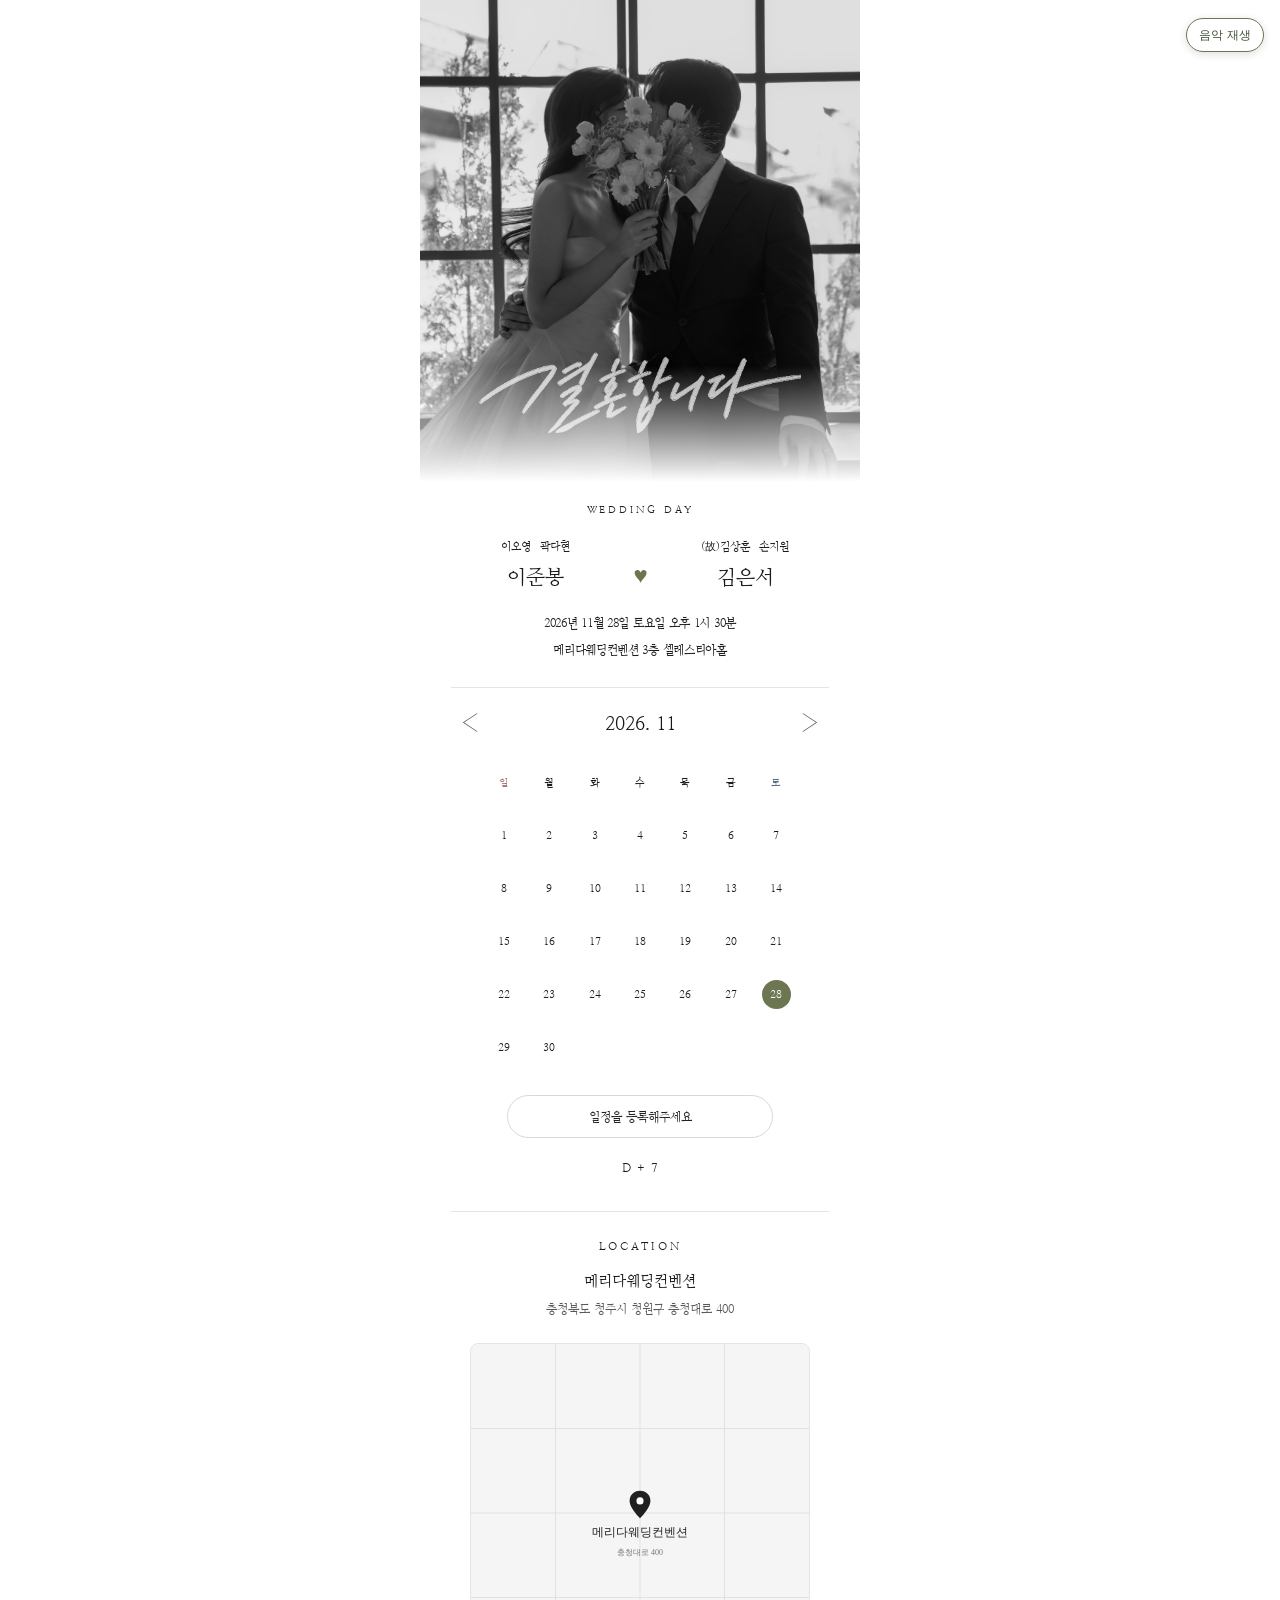
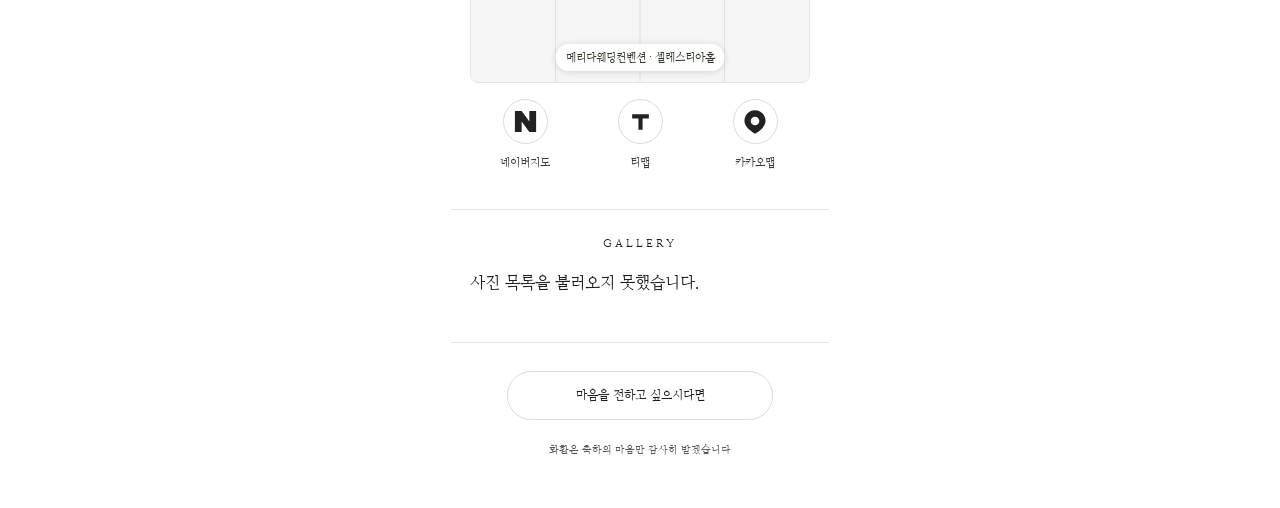
<file: index.html>
<!DOCTYPE html>

<html lang="ko"><head><meta charset="utf-8"/><meta content="width=device-width, initial-scale=1" name="viewport"/><title>이준봉 ♥ 김은서 결혼식</title><meta name="description" content="2026년 11월 28일 오후 1시 30분, 메리다웨딩컨벤션 3층 셀레스티아홀"/><meta property="og:type" content="website"/><meta property="og:locale" content="ko_KR"/><meta property="og:site_name" content="모바일 청첩장"/><meta property="og:title" content="이준봉 ♥ 김은서 결혼식"/><meta property="og:description" content="2026년 11월 28일 토요일 오후 1시 30분 · 메리다웨딩컨벤션 3층 셀레스티아홀"/><meta property="og:url" content="https://ljdalbong.github.io/wedding_qr_url/"/><meta property="og:image" content="https://ljdalbong.github.io/wedding_qr_url/assets/social-cover.jpg?v=597efcd11cab"/><meta property="og:image:width" content="1200"/><meta property="og:image:height" content="630"/><meta name="twitter:card" content="summary_large_image"/><meta name="twitter:title" content="이준봉 ♥ 김은서 결혼식"/><meta name="twitter:image" content="https://ljdalbong.github.io/wedding_qr_url/assets/social-cover.jpg?v=597efcd11cab"/><style></style><link href="styles.css" rel="stylesheet"/><style> .calendar-chooser{width:100%;margin:0 auto;text-align:center}.calendar-chooser summary{list-style:none;cursor:pointer;user-select:none}.calendar-chooser summary::-webkit-details-marker{display:none}.calendar-chooser[open] summary{border-color:#999}.native-choice-panel{position:relative;z-index:5;width:min(100%,340px);margin:11px auto 0;background:#fff;border:1px solid #e9e9e9;border-radius:15px;padding:14px;box-shadow:0 8px 22px #0001}.native-choice-panel .popup-head{display:block;font-size:14px}.native-choice-panel .popup-close-hint{display:block;margin:3px 0 7px;font:10px/1.5 system-ui,sans-serif;color:#777}.native-choice-panel .calendar-choice{box-sizing:border-box}.native-choice-panel .choice-icon{flex:none}.calendar-chooser:not([open]) .native-choice-panel{display:none}</style><style>.native-choice-panel .choice-detail>summary{list-style:none;cursor:pointer}.native-choice-panel .choice-detail>summary::-webkit-details-marker{display:none}.native-choice-panel .choice-detail[open]>summary{border-color:#888}.choice-icon .brand-icon{width:23px;height:23px;display:block}.choice-expansion{text-align:left;font:12px/1.7 system-ui,sans-serif;color:#555;border:1px solid #ededed;border-radius:10px;padding:12px;margin:-1px 0 8px}.choice-expansion p{margin:0 0 10px}.event-fallback{border-left:2px solid #333;padding:6px 10px;margin:10px 0;background:#fafafa}.event-fallback p{margin:4px 0 0}.file-link{display:block;padding:10px;border:1px solid #ddd;border-radius:8px;text-decoration:none;color:#222;margin:7px 0;font-size:12px}.file-note{margin:11px 0 0;color:#777;font:10px/1.5 system-ui,sans-serif}.calendar-chooser summary{list-style:none}</style><style>.location{padding-bottom:34px}.map-outer{width:min(100%,340px);margin:15px auto 0}.map-frame{width:100%;aspect-ratio:1;position:relative;background:#f2f2f2;border:1px solid #e5e5e5;border-radius:8px;overflow:hidden}.map-frame iframe{width:100%;height:100%;border:0;position:relative;z-index:1}.map-fallback{position:absolute;inset:0;display:flex;align-items:center;justify-content:center;flex-direction:column;gap:9px;font:12px/1.5 system-ui,sans-serif;color:#555;z-index:0}.map-fallback strong{font-size:14px}.map-credit{font:9px/1.6 system-ui,sans-serif;color:#888;text-align:right;margin:4px 0 8px}.map-apps{display:flex;justify-content:space-around;gap:5px}.map-apps>a{display:flex;flex-direction:column;align-items:center;gap:7px;color:#333;text-decoration:none;min-width:74px;font-family:WeddingSerif,"Nanum Myeongjo",serif;font-size:11px;line-height:1.4;letter-spacing:0}.map-app-icon{width:45px;height:45px;border-radius:50%;border:1px solid #dcdcdc;display:grid;place-items:center;background:white;color:#222}.map-apps svg{display:block}.tmap-fallback-note{font-family:WeddingSerif,"Nanum Myeongjo",serif;font-size:10px;line-height:1.6;color:#777;margin:12px 0 0;text-align:center}.tmap-fallback-note a{color:inherit;text-decoration:underline}@media(min-width:441px){.map-outer{width:340px}}</style><style>
.gallery-section{padding:18px 0 23px;text-align:center;overflow:hidden}.gallery-section h2{font-size:11px;letter-spacing:.28em;font-weight:400;margin:0 0 17px}.gallery-area{position:relative;--gallery-slide-width:min(82%,308px)}.gallery-track{display:flex;overflow-x:auto;scroll-snap-type:x mandatory;-webkit-overflow-scrolling:touch;scrollbar-width:none;gap:12px;padding-inline:calc((100% - var(--gallery-slide-width))/2);scroll-padding-inline:calc((100% - var(--gallery-slide-width))/2);touch-action:pan-x pan-y;overscroll-behavior-x:contain;scroll-behavior:smooth}.gallery-track::-webkit-scrollbar{display:none}.gallery-slide{flex:0 0 var(--gallery-slide-width);margin:0;scroll-snap-align:center;scroll-snap-stop:always;aspect-ratio:3/4;background:#f4f4f4;overflow:hidden;border-radius:4px}.gallery-slide img{width:100%;height:100%;object-fit:cover;display:block}.gallery-nav{position:absolute;top:50%;transform:translateY(-50%);width:36px;height:36px;border:0;display:grid;place-items:center;background:#fff;border-radius:50%;box-shadow:0 1px 8px #0002;font:26px/1 Georgia,serif;color:#252525;cursor:pointer;z-index:2}.gallery-nav.prev{left:14px}.gallery-nav.next{right:14px}.gallery-nav:disabled{opacity:.35;cursor:default}.gallery-dots{display:flex;justify-content:center;gap:9px;margin:11px auto 0}.gallery-dot{width:7px;height:7px;border-radius:50%;background:#d3d3d3}.gallery-dot.is-active{background:#222}.gallery-empty{font-size:12px;color:#777}@media(max-width:360px){.gallery-area{--gallery-slide-width:min(84%,292px)}.gallery-nav{width:34px;height:34px}}
</style><style>.gallery-track{--new-width:min(82%,340px);gap:12px;padding-inline:calc((100% - var(--new-width))/2);scroll-padding-inline:calc((100% - var(--new-width))/2);scroll-snap-type:x mandatory;overscroll-behavior-x:contain;scroll-behavior:smooth}.gallery-slide{position:relative;flex:0 0 var(--new-width);scroll-snap-align:center;scroll-snap-stop:always}.gallery-arrow{position:absolute;top:50%;transform:translateY(-50%);width:38px;height:38px;background:#fff;color:#222;border-radius:50%;display:grid;place-items:center;z-index:3;box-shadow:0 2px 8px #0002;text-decoration:none;font:26px/1 Georgia,serif}.gallery-prev{left:10px}.gallery-next{right:10px}.gallery-dot{display:block}.gallery-arrow:focus-visible,.gallery-dot:focus-visible{outline:2px solid #222;outline-offset:2px}@media(max-width:360px){.gallery-track{--new-width:84%}}
.contribution{padding:19px 23px 30px;text-align:center}.contribution-toggle{display:flex;align-items:center;justify-content:center;list-style:none;min-height:43px;border:1px solid #ddd;border-radius:24px;font-size:12px;cursor:pointer}.contribution-toggle::-webkit-details-marker{display:none}.contribution-panel{margin-top:12px;border:1px solid #eee;border-radius:11px;padding:13px}.account-side h3{background:#f6f6f6;margin:8px 0;padding:8px;font-size:12px;font-weight:400}.account-row{display:flex;text-align:left;align-items:center;gap:10px;padding:10px 0;border-bottom:1px solid #eee}.account-text{flex:1;min-width:0;overflow-wrap:anywhere;display:flex;flex-direction:column;font-size:11px;gap:5px}.copy-account{font-family:inherit;border:1px solid #ddd;background:#fff;border-radius:14px;padding:7px;min-width:48px;font-size:11px}.copy-account:disabled{opacity:.35}.contribution-note{font-size:10px;color:#555;line-height:1.8}.copy-status{font-size:11px;color:#555}</style><style>
/* P13: fixed 1:1 square independent of iframe intrinsic size */
.map-outer{width:min(100%,340px);margin-inline:auto}
.map-frame{position:relative!important;width:100%!important;height:auto!important;aspect-ratio:1/1!important;min-height:0!important;max-height:none!important;overflow:hidden!important}
.map-frame iframe,.map-frame .map-fallback{position:absolute!important;inset:0!important;width:100%!important;height:100%!important}
.tmap-fallback-note{display:none!important}
/* P15: native radio-state carousel, no JavaScript required for arrow taps */
.gallery-section{overflow:hidden}.gallery-area{position:relative;overflow:hidden;width:100%;--slide-width:min(82vw,340px);--slide-gap:12px}
.gallery-track{display:flex!important;gap:var(--slide-gap)!important;overflow:visible!important;padding:0 calc((100% - var(--slide-width))/2)!important;scroll-behavior:auto!important;scroll-snap-type:none!important;transform:translateX(0);transition:transform .26s ease;will-change:transform;touch-action:pan-y}
.gallery-slide{flex:0 0 var(--slide-width)!important;width:var(--slide-width)!important;aspect-ratio:3/4;position:relative;scroll-snap-align:none!important;overflow:hidden;border-radius:4px;margin:0}
.gallery-slide img{width:100%;height:100%;display:block;object-fit:cover}
.gallery-radio{position:absolute;opacity:0;pointer-events:none;width:1px;height:1px}
#gallery-select-2:checked~.gallery-area .gallery-track{transform:translateX(calc(-1 * (var(--slide-width) + var(--slide-gap))))}
#gallery-select-3:checked~.gallery-area .gallery-track{transform:translateX(calc(-2 * (var(--slide-width) + var(--slide-gap))))}
.gallery-arrow{position:absolute!important;top:50%;transform:translateY(-50%);width:38px;height:38px;background:#fff;color:#222;border-radius:50%;display:grid;place-items:center;z-index:5;box-shadow:0 2px 8px #0002;text-decoration:none;font:26px/1 Georgia,serif;cursor:pointer;user-select:none;-webkit-tap-highlight-color:transparent}
.gallery-arrow.gallery-prev{left:9px}.gallery-arrow.gallery-next{right:9px}
.gallery-dots{display:flex;gap:9px;justify-content:center;margin:11px auto 0}
.gallery-dot{width:8px;height:8px;border-radius:50%;background:#d4d4d4;cursor:pointer;display:block}
#gallery-select-1:checked~.gallery-dots label[for="gallery-select-1"],#gallery-select-2:checked~.gallery-dots label[for="gallery-select-2"],#gallery-select-3:checked~.gallery-dots label[for="gallery-select-3"]{background:#222}
@media(max-width:360px){.gallery-area{--slide-width:84vw}.gallery-arrow{width:34px;height:34px}}
</style><style>
/* P09 calendar: no vertically compressed cells; preserve seven columns and date order. */
.calendar-section{padding:15px 9% 18px}
.calendar-grid{width:min(100%,318px);aspect-ratio:1/1;margin-inline:auto;display:grid;grid-template-columns:repeat(7,minmax(0,1fr));grid-template-rows:repeat(6,minmax(0,1fr));row-gap:0;align-items:stretch}
.calendar-grid .weekday{height:100%;display:grid;place-items:center;padding:0;font-size:10px}
.calendar-grid .day{height:100%;min-height:0;display:grid;place-items:center;font-size:11px}
.calendar-grid .wedding-date{height:29px;width:29px;min-height:29px;align-self:center;justify-self:center}
/* P13 map: use intrinsic aspect ratio of square wrapper; iframe never establishes height. */
.map-outer{width:min(100%,340px)}
.map-frame{width:100%!important;aspect-ratio:1/1!important;height:auto!important;position:relative!important;overflow:hidden!important}
.map-frame>iframe,.map-frame>.map-fallback{position:absolute!important;inset:0!important;width:100%!important;height:100%!important;box-sizing:border-box!important}
/* P15: native touch scrolling + scroll snap, not transformed radio state. */
.gallery-section{overflow:hidden}
.gallery-area{--gallery-size:min(82vw,340px);position:relative;overflow:hidden;width:100%;}
.gallery-track{display:flex!important;flex-wrap:nowrap!important;gap:12px!important;box-sizing:border-box!important;overflow-x:auto!important;overflow-y:hidden!important;scroll-snap-type:x mandatory!important;scroll-padding-inline:calc((100% - var(--gallery-size))/2)!important;padding:0 calc((100% - var(--gallery-size))/2)!important;transform:none!important;transition:none!important;scroll-behavior:smooth!important;touch-action:pan-x pan-y!important;overscroll-behavior-x:contain;-webkit-overflow-scrolling:touch;scrollbar-width:none;}
.gallery-track::-webkit-scrollbar{display:none}
.gallery-slide{flex:0 0 var(--gallery-size)!important;width:var(--gallery-size)!important;min-width:0!important;position:relative!important;aspect-ratio:3/4!important;margin:0!important;scroll-snap-align:center!important;scroll-snap-stop:always!important;overflow:hidden!important;border-radius:4px}
.gallery-slide img{display:block;width:100%;height:100%;object-fit:cover;pointer-events:none}
.gallery-arrow{position:absolute!important;top:50%!important;transform:translateY(-50%)!important;width:38px;height:38px;background:white;color:#222;border-radius:50%;display:grid;place-items:center;z-index:4;text-decoration:none;box-shadow:0 2px 8px #0003;cursor:pointer;font:26px/1 Georgia,serif;touch-action:manipulation}
.gallery-arrow.gallery-prev{left:10px!important}
.gallery-arrow.gallery-next{right:10px!important}
.gallery-dots{display:flex;justify-content:center;gap:9px;margin:11px auto 0}
.gallery-dot{display:block;width:8px;height:8px;border-radius:50%;background:#d3d3d3}
.gallery-dot.is-active{background:#222}
.gallery-radio{display:none!important}
@media(max-width:360px){.gallery-area{--gallery-size:84vw}.gallery-arrow{width:34px;height:34px}}
</style><style>
/* P15: user explicitly removed gallery arrow controls */
.gallery-arrow,.gallery-nav{display:none!important}
.gallery-track{display:flex!important;overflow-x:auto!important;overflow-y:hidden!important;scroll-snap-type:x mandatory!important;scroll-behavior:smooth!important;overscroll-behavior-x:contain;touch-action:pan-x pan-y!important;transform:none!important;transition:none!important;gap:12px!important;--gallery-width:min(82%,340px);padding-inline:calc((100% - var(--gallery-width))/2)!important;scroll-padding-inline:calc((100% - var(--gallery-width))/2)!important}
.gallery-slide{position:relative;flex:0 0 var(--gallery-width)!important;width:var(--gallery-width)!important;scroll-snap-align:center!important;scroll-snap-stop:always!important;aspect-ratio:3/4}
.gallery-slide img{width:100%;height:100%;object-fit:cover}
/* P17/18: approved gift icon, bride/groom mutually exclusive tab */
.contribution-toggle{gap:12px;font-family:WeddingSerif,"Nanum Myeongjo",serif}
.gift-icon{flex:none;display:inline-block;vertical-align:middle}
.contribution-tabs{display:flex;width:100%;border-bottom:1px solid #ededed;background:#fafafa;margin:0 0 9px}
.contribution-tab{width:50%;border:0;border-bottom:2px solid transparent;border-radius:0;background:transparent;min-height:39px;color:#777;cursor:pointer;font:12px/1.4 WeddingSerif,"Nanum Myeongjo",serif}
.contribution-tab[aria-selected="true"]{color:#222;background:#fff;border-bottom-color:#333}
.contribution-tabpanel[hidden]{display:none!important}
.contribution-tabpanel{min-width:0}
.contribution-panel{padding:12px 13px 16px}
.account-side h3{display:none}
.account-row:last-child{border-bottom:none}
.contribution-tab:focus-visible{outline:2px solid #333;outline-offset:-2px}
</style><style>
/* P18: iPhone local HTML safe — radio/label tabs, no JavaScript dependency. */
.contribution-panel .account-choice{position:absolute;width:1px;height:1px;opacity:0;clip-path:inset(50%);overflow:hidden}
.contribution-tabs .contribution-tab{display:flex;align-items:center;justify-content:center;width:50%;min-height:39px;cursor:pointer;user-select:none;-webkit-tap-highlight-color:transparent;font:12px/1.4 WeddingSerif,"Nanum Myeongjo",serif;color:#777;border-bottom:2px solid transparent}
#account-groom:checked~.contribution-tabs label[for="account-groom"],#account-bride:checked~.contribution-tabs label[for="account-bride"]{color:#222;background:#fff;border-bottom-color:#333}
.contribution-panel>.contribution-tabpanel{display:none!important}
#account-groom:checked~#panel-groom,#account-bride:checked~#panel-bride{display:block!important}
#account-groom:focus-visible~.contribution-tabs label[for="account-groom"],#account-bride:focus-visible~.contribution-tabs label[for="account-bride"]{outline:2px solid #333;outline-offset:-2px}
</style><style id="requested-layout-fix">
/* Requested account rows: bank (5 Hangul chars) | number on row 1, holder on row 2. */
.account-row .account-text{display:flex;flex-direction:column;gap:5px;flex:1;min-width:0;overflow-wrap:normal;text-align:left}
.account-row .account-first-line{display:flex;align-items:baseline;gap:9px;min-width:0;width:100%;font-size:11px;line-height:1.6}
.account-row .account-bank{display:inline-block;flex:0 0 5em;min-width:5em;max-width:5em;white-space:nowrap;overflow:hidden;text-overflow:ellipsis}
.account-row .account-separator{flex:0 0 auto;color:#c9c9c9}
.account-row .account-number{flex:1;min-width:0;overflow-wrap:anywhere;letter-spacing:0}
.account-row .account-holder{display:block;font-size:11px;line-height:1.6;color:#555}
.account-row .copy-account{flex:0 0 auto;align-self:center}
.map-credit{display:none!important}
</style><style id="spacing-rhythm-v1">
/* P20: unified whitespace rhythm — approved proportions retained. */
:root{--gap-line:8px;--gap-item:14px;--gap-block:24px;--gap-section:32px}
/* Important: keep cover crop, lettering, and square calendar/map geometry unchanged. */
.intro{padding-top:22px!important;padding-bottom:26px!important}
.intro .eyebrow{margin-bottom:18px!important}
.intro .names{margin-bottom:17px!important}
.intro .event-line,.intro .hall-line{line-height:1.85!important}
.intro .hall-line{margin-top:5px!important}
.calendar-section{padding-top:23px!important;padding-bottom:28px!important}
.calendar-section .month{margin-bottom:21px!important}
/* Keep the calendar-grid square, only change its surrounding whitespace. */
.calendar-grid{aspect-ratio:1 / 1!important}
.calendar-chooser{margin-top:21px!important}
.calendar-chooser>.secondary,.calendar-chooser>summary.secondary{margin-top:20px!important}
.calendar-chooser .native-choice-panel{margin-top:14px!important;padding-top:16px!important;padding-bottom:17px!important}
.calendar-choice{margin-bottom:9px!important}
.dday{margin-top:23px!important;margin-bottom:8px!important}
.location{padding-top:28px!important;padding-bottom:38px!important}
.location h2{margin-top:0!important;margin-bottom:19px!important}
.location>p{margin-top:0!important;margin-bottom:9px!important}
.location address{line-height:1.85!important}
.location .map-outer{margin-top:23px!important}
/* Do not alter the map width, height, aspect ratio or iframe fit. */
.location .map-credit{margin-top:7px!important;margin-bottom:13px!important}
.location .map-apps{margin-top:16px!important}
.location .map-apps>a{gap:11px!important}
.gallery-section{padding-top:27px!important;padding-bottom:33px!important}
.gallery-section h2{margin-bottom:23px!important}
.gallery-dots{margin-top:17px!important}
.contribution{padding-top:28px!important;padding-bottom:38px!important}
.contribution-toggle{min-height:49px!important}
.contribution-panel{margin-top:18px!important;padding:18px 16px 19px!important}
.contribution-tabs{margin-bottom:16px!important}
.contribution-tabs .contribution-tab{min-height:45px!important}
.account-row{padding-top:16px!important;padding-bottom:16px!important;gap:14px!important}
.account-row .account-text{gap:9px!important}
.account-row .account-first-line{line-height:1.8!important}
.account-row .account-holder{line-height:1.8!important}
.contribution-note{margin-top:20px!important;line-height:2!important}
@media(max-width:359px){.intro{padding-inline:8px!important}.calendar-section{padding-inline:8%!important}.account-row{gap:8px!important}}
</style><style>.map-external-fallback{display:inline-block;font:inherit;color:#444;text-underline-offset:3px}.map-fallback{font-family:WeddingSerif,"Nanum Myeongjo",serif}</style><link href="vendor/leaflet.css" rel="stylesheet"/><script defer="" src="vendor/leaflet.js"></script><script defer="" src="map-interaction.js"></script><script defer src="gallery-dynamic.js"></script><script defer src="cover-photo.js"></script><link rel="stylesheet" href="bgm.css"/><script defer src="bgm.js"></script><style id="family-names-layout-v2">
/* 신부용 청첩장 이름 블록은 정확히 3열 × 2행입니다. 첫째 행 부모님, 둘째 행 신랑/하트/신부입니다. */
.intro .family-names{
  display:grid!important;
  grid-template-columns:minmax(0,1fr) 30px minmax(0,1fr)!important;
  grid-template-rows:28px 34px!important;
  column-gap:5px;
  row-gap:0;
  align-items:center;
  justify-items:center;
  width:100%;
  max-width:390px;
  margin:0 auto 17px!important;
  padding:0 5px;
  font-family:WeddingSerif,"Nanum Myeongjo",serif;
  color:inherit;
}
/* 좌측 부모님은 첫째 행 첫째 열입니다. */
.intro .family-names .family-groom-parents{grid-column:1!important;grid-row:1!important}
/* 우측 부모님은 첫째 행 셋째 열입니다. */
.intro .family-names .family-bride-parents{grid-column:3!important;grid-row:1!important}
/* 부모님 두 분의 이름은 한 줄에 함께 표시합니다. */
.intro .family-names .family-parents{
  display:flex!important;
  flex-direction:row!important;
  justify-content:center;
  align-items:center;
  gap:9px;
  min-width:0;
  width:100%;
  white-space:nowrap;
  font-size:11px;
  font-weight:400;
  letter-spacing:0;
  line-height:1.4;
}
/* 신랑과 신부는 각각 부모님 바로 아래 둘째 행에 둡니다. */
.intro .family-names .family-groom-name{grid-column:1!important;grid-row:2!important}
.intro .family-names .family-bride-name{grid-column:3!important;grid-row:2!important}
.intro .family-names .family-person-name{
  display:block!important;
  font-size:20px;
  font-weight:400;
  line-height:1.3;
  letter-spacing:0;
  white-space:nowrap;
}
/* 하트는 둘째 행의 정중앙에 놓아 부모님 행에는 나타나지 않도록 합니다. */
.intro .family-names .family-heart{
  grid-column:2!important;
  grid-row:2!important;
  display:block!important;
  align-self:center!important;
  justify-self:center!important;
  width:auto!important;
  height:auto!important;
  padding:0!important;
  font-size:16px;
  line-height:1.3;
  letter-spacing:0;
}
/* 좁은 화면은 2행 구조를 유지한 채 글자만 조정합니다. */
@media(max-width:360px){
 .intro .family-names{grid-template-columns:minmax(0,1fr) 24px minmax(0,1fr)!important;column-gap:3px;padding:0 2px}
 .intro .family-names .family-parents{gap:5px;font-size:10px}
 .intro .family-names .family-person-name{font-size:18px}
 .intro .family-names .family-heart{font-size:14px}
}
</style></head><body><audio id="wedding-bgm" src="assets/audio/wedding-bgm.mp3" preload="none" loop></audio><button id="bgm-toggle" class="bgm-toggle" type="button" aria-label="배경음악 재생" aria-pressed="false">음악 재생</button><main class="page"><section aria-label="결혼식 표지" class="cover"><img alt="표지 사진" class="cover-photo" src="assets/cover1.JPG" style="visibility:hidden"/><img alt="결혼합니다" class="lettering" src="assets/lettering.png"/></section><section class="intro"><p class="eyebrow">WEDDING DAY</p><div class="family-names" data-layout-version="production-parent-top-v3" style="display:grid;grid-template-columns:minmax(0,1fr) 30px minmax(0,1fr);grid-template-rows:28px 34px;align-items:center;justify-items:center" aria-label="이오영 곽다현, 이준봉, 고 김상훈 손지원, 김은서"><div class="family-parents family-groom-parents" style="grid-column:1;grid-row:1"><span>이오영</span><span>곽다현</span></div><div class="family-parents family-bride-parents" style="grid-column:3;grid-row:1"><span>(故)김상훈</span><span>손지원</span></div><span class="family-person-name family-groom-name" style="grid-column:1;grid-row:2">이준봉</span><span aria-hidden="true" class="heart family-heart" style="grid-column:2;grid-row:2">♥</span><span class="family-person-name family-bride-name" style="grid-column:3;grid-row:2">김은서</span></div><p class="event-line"><time datetime="2026-11-28T13:30">2026년 11월 28일 토요일 오후 1시 30분</time></p><p class="hall-line">메리다웨딩컨벤션 3층 셀레스티아홀</p></section><div class="rule"></div><section aria-label="2026년 11월 달력" class="calendar-section"><p class="month"><span aria-hidden="true" class="arrow">‹</span><span>2026. 11</span><span aria-hidden="true" class="arrow">›</span></p><div class="calendar-grid"><span class="weekday">일</span><span class="weekday">월</span><span class="weekday">화</span><span class="weekday">수</span><span class="weekday">목</span><span class="weekday">금</span><span class="weekday">토</span><span class="day">1</span><span class="day">2</span><span class="day">3</span><span class="day">4</span><span class="day">5</span><span class="day">6</span><span class="day">7</span><span class="day">8</span><span class="day">9</span><span class="day">10</span><span class="day">11</span><span class="day">12</span><span class="day">13</span><span class="day">14</span><span class="day">15</span><span class="day">16</span><span class="day">17</span><span class="day">18</span><span class="day">19</span><span class="day">20</span><span class="day">21</span><span class="day">22</span><span class="day">23</span><span class="day">24</span><span class="day">25</span><span class="day">26</span><span class="day">27</span><span aria-label="11월 28일 예식일" class="day wedding-date">28</span><span class="day">29</span><span class="day">30</span><span aria-hidden="true" class="day empty"></span><span aria-hidden="true" class="day empty"></span><span aria-hidden="true" class="day empty"></span><span aria-hidden="true" class="day empty"></span><span aria-hidden="true" class="day empty"></span></div><details class="calendar-chooser" id="calendar-chooser"><summary aria-label="일정 등록 메뉴 열기" class="secondary" id="add-to-calendar">일정을 등록해주세요</summary><div class="native-choice-panel"><a class="calendar-choice" href="https://calendar.google.com/calendar/render?action=TEMPLATE&amp;text=%EC%9D%B4%EC%A4%80%EB%B4%89+%E2%99%A5+%EA%B9%80%EC%9D%80%EC%84%9C+%EA%B2%B0%ED%98%BC%EC%8B%9D&amp;dates=20261128T133000%2F20261128T143000&amp;ctz=Asia%2FSeoul&amp;details=%EA%B2%B0%ED%98%BC%EC%8B%9D+%EC%B4%88%EB%8C%80&amp;location=%EB%A9%94%EB%A6%AC%EB%8B%A4%EC%9B%A8%EB%94%A9%EC%BB%A8%EB%B2%A4%EC%85%98+3%EC%B8%B5+%EC%85%80%EB%A0%88%EC%8A%A4%ED%8B%B0%EC%95%84%ED%99%80%2C+%EC%B6%A9%EC%B2%AD%EB%B6%81%EB%8F%84+%EC%B2%AD%EC%A3%BC%EC%8B%9C+%EC%B2%AD%EC%9B%90%EA%B5%AC+%EC%B6%A9%EC%B2%AD%EB%8C%80%EB%A1%9C+400" id="google-calendar" rel="noopener noreferrer" target="_blank"><span class="choice-label">Google 캘린더에 추가하기</span></a><a class="calendar-choice" href="https://outlook.live.com/calendar/deeplink/compose?path=%2Fcalendar%2Faction%2Fcompose&amp;rru=addevent&amp;subject=%EC%9D%B4%EC%A4%80%EB%B4%89+%E2%99%A5+%EA%B9%80%EC%9D%80%EC%84%9C+%EA%B2%B0%ED%98%BC%EC%8B%9D&amp;startdt=2026-11-28T13%3A30%3A00&amp;enddt=2026-11-28T14%3A30%3A00&amp;location=%EB%A9%94%EB%A6%AC%EB%8B%A4%EC%9B%A8%EB%94%A9%EC%BB%A8%EB%B2%A4%EC%85%98+3%EC%B8%B5+%EC%85%80%EB%A0%88%EC%8A%A4%ED%8B%B0%EC%95%84%ED%99%80%2C+%EC%B6%A9%EC%B2%AD%EB%B6%81%EB%8F%84+%EC%B2%AD%EC%A3%BC%EC%8B%9C+%EC%B2%AD%EC%9B%90%EA%B5%AC+%EC%B6%A9%EC%B2%AD%EB%8C%80%EB%A1%9C+400&amp;body=%EA%B2%B0%ED%98%BC%EC%8B%9D+%EC%B4%88%EB%8C%80+%C2%B7+%ED%95%9C%EA%B5%AD+%EC%8B%9C%EA%B0%84%28Asia%2FSeoul%29+%EA%B8%B0%EC%A4%80" id="outlook-calendar" rel="noopener noreferrer" target="_blank"><span class="choice-label">Outlook 캘린더에 추가하기</span></a><a class="calendar-choice" href="wedding-20261128.ics" id="other-calendar" type="text/calendar"><span class="choice-label">기타(아이폰) 캘린더에 추가하기</span></a></div></details><p class="dday" data-target="2026-11-28" id="dday"><strong>D - 35</strong></p></section><div class="rule"></div><section class="location"><h2>LOCATION</h2><p>메리다웨딩컨벤션</p><address>충청북도 청주시 청원구 충청대로 400</address><div class="map-outer"><div aria-label="메리다웨딩컨벤션 위치 지도 — 온라인에서 확대, 축소, 이동 가능" class="map-frame" data-lat="36.6863283393705" data-lng="127.510974315734" style="width:100%;aspect-ratio:1/1;height:auto;position:relative;"><img alt="메리다웨딩컨벤션 위치 안내. 정확한 지도는 온라인에서 표시됩니다." class="map-static" src="assets/map-location-schematic.svg"/><div aria-label="확대 축소와 이동이 가능한 지도" id="interactive-map"></div><div aria-label="예식장 위치" class="venue-map-caption">메리다웨딩컨벤션 · 셀레스티아홀</div><div aria-label="지도 확대 축소" class="map-zoom-controls"><button aria-label="지도 확대" data-map-action="zoom-in" type="button">+</button><button aria-label="지도 축소" data-map-action="zoom-out" type="button">−</button></div></div><nav aria-label="지도 앱 바로가기" class="map-apps"><a href="https://app.map.naver.com/launchApp/?elat=36.6863283393705&amp;elng=127.510974315734&amp;etitle=%EB%A9%94%EB%A6%AC%EB%8B%A4%EC%9B%A8%EB%94%A9%EC%BB%A8%EB%B2%A4%EC%85%98&amp;menu=route&amp;version=11" rel="noopener noreferrer" target="_blank"><span class="map-app-icon"><svg aria-hidden="true" width="27" height="27" viewBox="0 0 28 28"><path d="M3 3h7l8 11V3h7v22h-7L10 14v11H3V3Z" fill="currentColor"/></svg></span><span>네이버지도</span></a><a aria-label="티맵 앱으로 목적지 길찾기" href="tmap://?rGoName=%EB%A9%94%EB%A6%AC%EB%8B%A4%EC%9B%A8%EB%94%A9%EC%BB%A8%EB%B2%A4%EC%85%98&amp;rGoX=127.510974315734&amp;rGoY=36.6863283393705"><span class="map-app-icon"><svg aria-hidden="true" height="25" viewbox="0 0 24 24" width="25"><path d="M4 5h16v4h-6v11h-4V9H4Z" fill="currentColor"></path></svg></span><span>티맵</span></a><a href="https://map.kakao.com/link/to/%EB%A9%94%EB%A6%AC%EB%8B%A4%EC%9B%A8%EB%94%A9%EC%BB%A8%EB%B2%A4%EC%85%98,36.6863283393705,127.510974315734" rel="noopener noreferrer" target="_blank"><span class="map-app-icon"><svg aria-hidden="true" width="26" height="27" viewBox="0 0 32 32"><path d="M16 2C8.2 2 3 8.1 3 15.4 3 24.4 16 31 16 31s13-6.6 13-15.6C29 8.1 23.8 2 16 2Zm0 8a5.3 5.3 0 1 1 0 10.6A5.3 5.3 0 0 1 16 10Z" fill="currentColor" fill-rule="evenodd"/></svg></span><span>카카오맵</span></a></nav></div></section><div class="rule"></div><section aria-labelledby="gallery-heading" class="gallery-section"><h2 id="gallery-heading">GALLERY</h2><div class="gallery-area"><div aria-label="사진 갤러리, 좌우로 넘겨 한 장씩 이동" class="gallery-track" id="gallery-track" tabindex="0"></div></div><div aria-label="갤러리 사진 위치" class="gallery-dots" id="gallery-dots"></div></section><div class="rule"></div><section class="contribution"><details><summary class="contribution-toggle">마음을 전하고 싶으시다면<span class="toggle-chevron">⌄</span></summary><div class="contribution-panel"><input aria-label="신랑측" checked="" class="account-choice" id="account-groom" name="account-side" type="radio"/><input aria-label="신부측" class="account-choice" id="account-bride" name="account-side" type="radio"/><div aria-label="계좌 구분" class="contribution-tabs"><label class="contribution-tab" for="account-groom">신랑측</label><label class="contribution-tab" for="account-bride">신부측</label></div><div class="contribution-tabpanel" id="panel-groom"><div class="account-side"><h3>신랑측</h3><div class="account-row" data-account-index="0" data-account-side="groom"><div class="account-text"><div class="account-first-line"><span class="account-bank">은행 미입력</span><span aria-hidden="true" class="account-separator">|</span><span class="account-number">계좌번호 미입력</span></div><span class="account-holder">예금주 미입력</span></div><button aria-label="계좌번호 복사" class="copy-account" disabled="" type="button">복사</button></div><div class="account-row" data-account-index="1" data-account-side="groom"><div class="account-text"><div class="account-first-line"><span class="account-bank">은행 미입력</span><span aria-hidden="true" class="account-separator">|</span><span class="account-number">계좌번호 미입력</span></div><span class="account-holder">예금주 미입력</span></div><button aria-label="계좌번호 복사" class="copy-account" disabled="" type="button">복사</button></div><div class="account-row" data-account-index="2" data-account-side="groom"><div class="account-text"><div class="account-first-line"><span class="account-bank">은행 미입력</span><span aria-hidden="true" class="account-separator">|</span><span class="account-number">계좌번호 미입력</span></div><span class="account-holder">예금주 미입력</span></div><button aria-label="계좌번호 복사" class="copy-account" disabled="" type="button">복사</button></div></div></div><div class="contribution-tabpanel" id="panel-bride"><div class="account-side"><h3>신부측</h3><div class="account-row" data-account-index="0" data-account-side="bride"><div class="account-text"><div class="account-first-line"><span class="account-bank">은행 미입력</span><span aria-hidden="true" class="account-separator">|</span><span class="account-number">계좌번호 미입력</span></div><span class="account-holder">예금주 미입력</span></div><button aria-label="계좌번호 복사" class="copy-account" disabled="" type="button">복사</button></div></div></div><p class="copy-status" role="status"></p></div></details><p class="contribution-note">화환은 축하의 마음만 감사히 받겠습니다</p></section></main><script id="wedding-data" type="application/json">{"groom": "이준봉", "bride": "김은서", "date": "2026-11-28", "time": "13:30", "venue": "메리다웨딩컨벤션", "hall": "3층 셀레스티아홀", "address": "충청북도 청주시 청원구 충청대로 400"}</script><script>
(function(){
 try { var e=document.getElementById('dday');if(!e)return;var t=e.getAttribute('data-target');var now=new Date();var parts=new Intl.DateTimeFormat('en-CA',{timeZone:'Asia/Seoul',year:'numeric',month:'2-digit',day:'2-digit'}).formatToParts(now);var o={};parts.forEach(function(p){o[p.type]=p.value});var today=Date.UTC(+o.year,+o.month-1,+o.day);var x=t.split('-');var target=Date.UTC(+x[0],+x[1]-1,+x[2]);var n=Math.round((target-today)/86400000);e.textContent=n>0?'D - '+n:n===0?'D - DAY':'D + '+Math.abs(n); }catch(e){}
})();
</script><script>/* 기존 3장 고정 갤러리 점 동기화는 동적 갤러리 스크립트로 대체. */</script><script id="account-config" type="application/json">{"groom": [{"bank": "국민은행", "number": "618701-04-076889", "holder": "이준봉"}, {"bank": "국민은행", "number": "604-21-0402-452", "holder": "이오영"}, {"bank": "국민은행", "number": "698302-04-067277", "holder": "곽다현"}], "bride": [{"bank": "농협은행", "number": "111502216634", "holder": "김은서"}]}</script><script>(function(){'use strict';
const rows=[...document.querySelectorAll('.account-row[data-account-side]')];
const live=document.querySelector('.copy-status');
function say(message){if(live)live.textContent=message;}
function apply(accounts){rows.forEach(row=>{const side=row.dataset.accountSide;const index=Number(row.dataset.accountIndex);const a=(accounts[side]||[])[index]||{};const bank=String(a.bank||'').trim(),number=String(a.number||'').trim(),holder=String(a.holder||'').trim();row.querySelector('.account-bank').textContent=bank||'은행 미입력';row.querySelector('.account-number').textContent=number||'계좌번호 미입력';row.querySelector('.account-holder').textContent=holder||'예금주 미입력';const btn=row.querySelector('.copy-account');btn.disabled=!(bank&&number&&holder);btn.dataset.copyDetails=btn.disabled?'':[bank,number,holder].join('\n');});}
async function copyText(text){if(navigator.clipboard&&window.isSecureContext){try{await navigator.clipboard.writeText(text);return true;}catch(_){}}
const t=document.createElement('textarea');t.value=text;t.setAttribute('readonly','');t.style.position='fixed';t.style.opacity='0';t.style.left='-9999px';document.body.appendChild(t);t.focus();t.select();t.setSelectionRange(0,t.value.length);let ok=false;try{ok=document.execCommand('copy');}catch(_){}t.remove();return ok;}
rows.forEach(row=>row.querySelector('.copy-account').addEventListener('click',async function(){if(this.disabled||!this.dataset.copyDetails)return;const ok=await copyText(this.dataset.copyDetails);say(ok?'은행명, 계좌번호, 예금주가 복사되었습니다.':'복사할 수 없습니다. 은행명, 계좌번호, 예금주를 확인해주세요.');}));
const payload=document.getElementById('account-config');if(!payload)return;try{apply(JSON.parse(payload.textContent));}catch(_){say('계좌 정보를 읽지 못했습니다.');}
})();</script><script>/* 달력 메뉴 외부 터치 시 닫기: 기존 링크 이동 이벤트는 변경하지 않습니다. */
(function(){const chooser=document.getElementById('calendar-chooser');if(!chooser)return;document.addEventListener('click',function(event){if(chooser.open&&!chooser.contains(event.target))chooser.open=false;});document.addEventListener('keydown',function(event){if(event.key==='Escape')chooser.open=false;});})();</script></body></html>
</file>
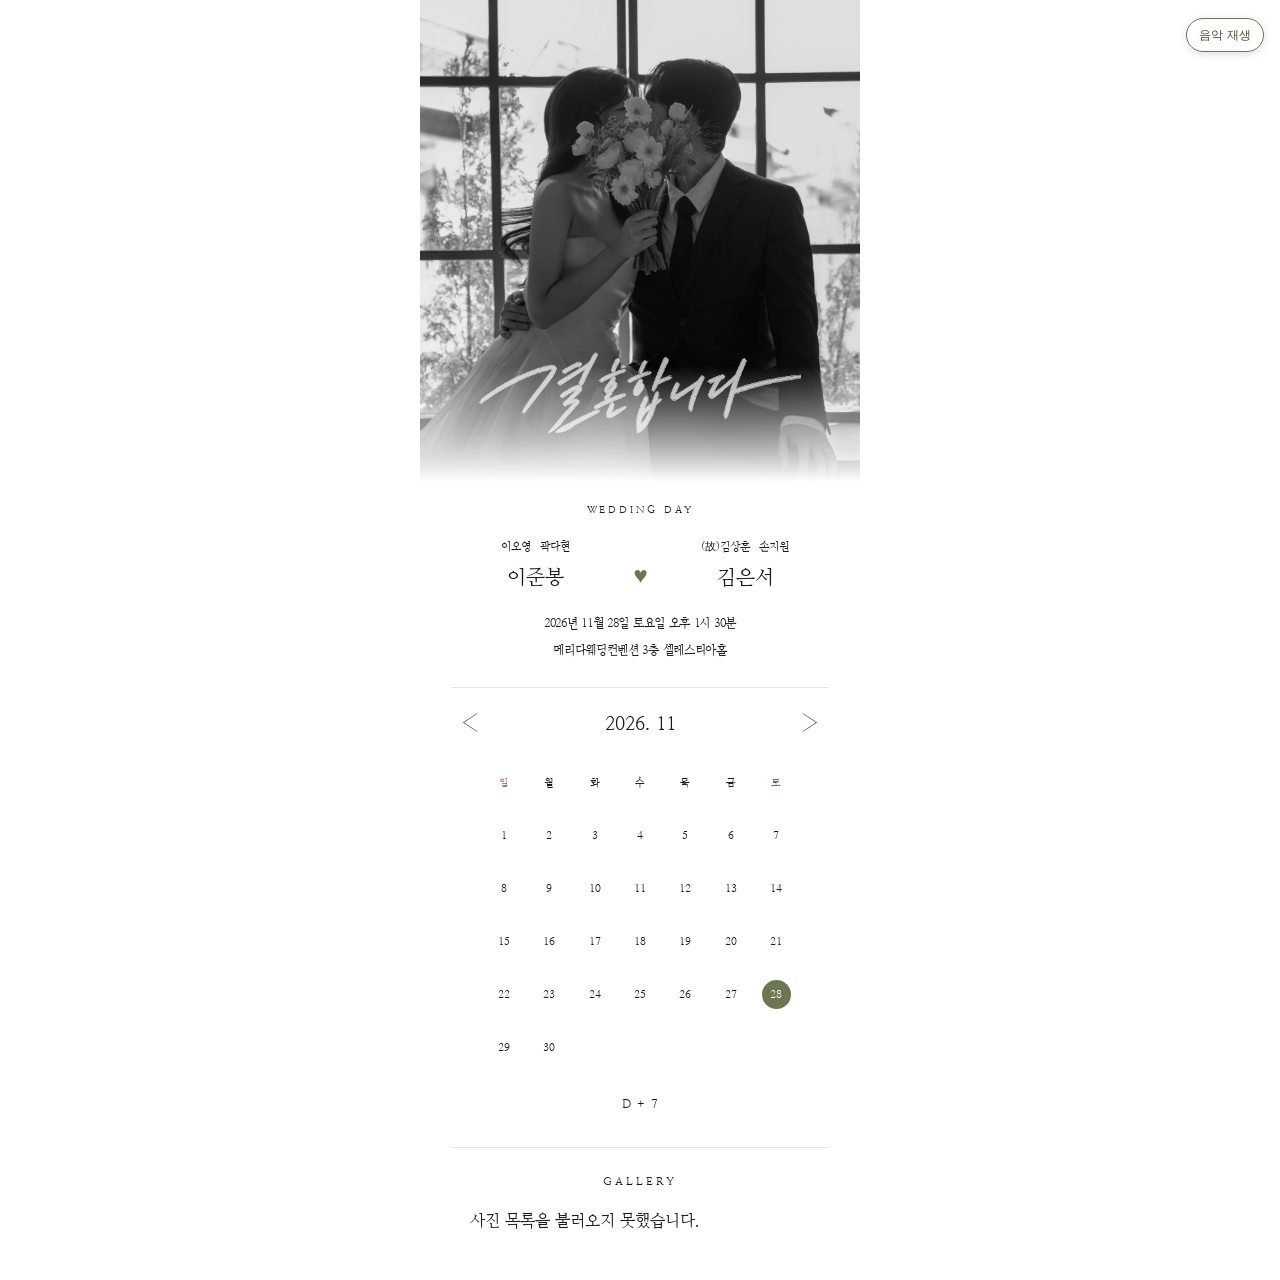
<file: bride/index.html>
<!DOCTYPE html>

<html lang="ko"><head><base href="../"/><meta charset="utf-8"/><meta content="width=device-width, initial-scale=1" name="viewport"/><title>이준봉 ♥ 김은서 결혼식</title><meta name="description" content="2026년 11월 28일 오후 1시 30분, 메리다웨딩컨벤션 3층 셀레스티아홀"/><meta property="og:type" content="website"/><meta property="og:locale" content="ko_KR"/><meta property="og:site_name" content="모바일 청첩장"/><meta property="og:title" content="이준봉 ♥ 김은서 결혼식"/><meta property="og:description" content="2026년 11월 28일 토요일 오후 1시 30분 · 메리다웨딩컨벤션 3층 셀레스티아홀"/><meta property="og:url" content="https://ljdalbong.github.io/wedding_qr_url/bride/"/><meta property="og:image" content="https://ljdalbong.github.io/wedding_qr_url/assets/social-cover.jpg?v=597efcd11cab"/><meta property="og:image:width" content="1200"/><meta property="og:image:height" content="630"/><meta name="twitter:card" content="summary_large_image"/><meta name="twitter:title" content="이준봉 ♥ 김은서 결혼식"/><meta name="twitter:image" content="https://ljdalbong.github.io/wedding_qr_url/assets/social-cover.jpg?v=597efcd11cab"/><style></style><link href="styles.css" rel="stylesheet"/><style> .calendar-chooser{width:100%;margin:0 auto;text-align:center}.calendar-chooser summary{list-style:none;cursor:pointer;user-select:none}.calendar-chooser summary::-webkit-details-marker{display:none}.calendar-chooser[open] summary{border-color:#999}.native-choice-panel{position:relative;z-index:5;width:min(100%,340px);margin:11px auto 0;background:#fff;border:1px solid #e9e9e9;border-radius:15px;padding:14px;box-shadow:0 8px 22px #0001}.native-choice-panel .popup-head{display:block;font-size:14px}.native-choice-panel .popup-close-hint{display:block;margin:3px 0 7px;font:10px/1.5 system-ui,sans-serif;color:#777}.native-choice-panel .calendar-choice{box-sizing:border-box}.native-choice-panel .choice-icon{flex:none}.calendar-chooser:not([open]) .native-choice-panel{display:none}</style><style>.native-choice-panel .choice-detail>summary{list-style:none;cursor:pointer}.native-choice-panel .choice-detail>summary::-webkit-details-marker{display:none}.native-choice-panel .choice-detail[open]>summary{border-color:#888}.choice-icon .brand-icon{width:23px;height:23px;display:block}.choice-expansion{text-align:left;font:12px/1.7 system-ui,sans-serif;color:#555;border:1px solid #ededed;border-radius:10px;padding:12px;margin:-1px 0 8px}.choice-expansion p{margin:0 0 10px}.event-fallback{border-left:2px solid #333;padding:6px 10px;margin:10px 0;background:#fafafa}.event-fallback p{margin:4px 0 0}.file-link{display:block;padding:10px;border:1px solid #ddd;border-radius:8px;text-decoration:none;color:#222;margin:7px 0;font-size:12px}.file-note{margin:11px 0 0;color:#777;font:10px/1.5 system-ui,sans-serif}.calendar-chooser summary{list-style:none}</style><style>.location{padding-bottom:34px}.map-outer{width:min(100%,340px);margin:15px auto 0}.map-frame{width:100%;aspect-ratio:1;position:relative;background:#f2f2f2;border:1px solid #e5e5e5;border-radius:8px;overflow:hidden}.map-frame iframe{width:100%;height:100%;border:0;position:relative;z-index:1}.map-fallback{position:absolute;inset:0;display:flex;align-items:center;justify-content:center;flex-direction:column;gap:9px;font:12px/1.5 system-ui,sans-serif;color:#555;z-index:0}.map-fallback strong{font-size:14px}.map-credit{font:9px/1.6 system-ui,sans-serif;color:#888;text-align:right;margin:4px 0 8px}.map-apps{display:flex;justify-content:space-around;gap:5px}.map-apps>a{display:flex;flex-direction:column;align-items:center;gap:7px;color:#333;text-decoration:none;min-width:74px;font-family:WeddingSerif,"Nanum Myeongjo",serif;font-size:11px;line-height:1.4;letter-spacing:0}.map-app-icon{width:45px;height:45px;border-radius:50%;border:1px solid #dcdcdc;display:grid;place-items:center;background:white;color:#222}.map-apps svg{display:block}.tmap-fallback-note{font-family:WeddingSerif,"Nanum Myeongjo",serif;font-size:10px;line-height:1.6;color:#777;margin:12px 0 0;text-align:center}.tmap-fallback-note a{color:inherit;text-decoration:underline}@media(min-width:441px){.map-outer{width:340px}}</style><style>
.gallery-section{padding:18px 0 23px;text-align:center;overflow:hidden}.gallery-section h2{font-size:11px;letter-spacing:.28em;font-weight:400;margin:0 0 17px}.gallery-area{position:relative;--gallery-slide-width:min(82%,308px)}.gallery-track{display:flex;overflow-x:auto;scroll-snap-type:x mandatory;-webkit-overflow-scrolling:touch;scrollbar-width:none;gap:12px;padding-inline:calc((100% - var(--gallery-slide-width))/2);scroll-padding-inline:calc((100% - var(--gallery-slide-width))/2);touch-action:pan-x pan-y;overscroll-behavior-x:contain;scroll-behavior:smooth}.gallery-track::-webkit-scrollbar{display:none}.gallery-slide{flex:0 0 var(--gallery-slide-width);margin:0;scroll-snap-align:center;scroll-snap-stop:always;aspect-ratio:3/4;background:#f4f4f4;overflow:hidden;border-radius:4px}.gallery-slide img{width:100%;height:100%;object-fit:cover;display:block}.gallery-nav{position:absolute;top:50%;transform:translateY(-50%);width:36px;height:36px;border:0;display:grid;place-items:center;background:#fff;border-radius:50%;box-shadow:0 1px 8px #0002;font:26px/1 Georgia,serif;color:#252525;cursor:pointer;z-index:2}.gallery-nav.prev{left:14px}.gallery-nav.next{right:14px}.gallery-nav:disabled{opacity:.35;cursor:default}.gallery-dots{display:flex;justify-content:center;gap:9px;margin:11px auto 0}.gallery-dot{width:7px;height:7px;border-radius:50%;background:#d3d3d3}.gallery-dot.is-active{background:#222}.gallery-empty{font-size:12px;color:#777}@media(max-width:360px){.gallery-area{--gallery-slide-width:min(84%,292px)}.gallery-nav{width:34px;height:34px}}
</style><style>.gallery-track{--new-width:min(82%,340px);gap:12px;padding-inline:calc((100% - var(--new-width))/2);scroll-padding-inline:calc((100% - var(--new-width))/2);scroll-snap-type:x mandatory;overscroll-behavior-x:contain;scroll-behavior:smooth}.gallery-slide{position:relative;flex:0 0 var(--new-width);scroll-snap-align:center;scroll-snap-stop:always}.gallery-arrow{position:absolute;top:50%;transform:translateY(-50%);width:38px;height:38px;background:#fff;color:#222;border-radius:50%;display:grid;place-items:center;z-index:3;box-shadow:0 2px 8px #0002;text-decoration:none;font:26px/1 Georgia,serif}.gallery-prev{left:10px}.gallery-next{right:10px}.gallery-dot{display:block}.gallery-arrow:focus-visible,.gallery-dot:focus-visible{outline:2px solid #222;outline-offset:2px}@media(max-width:360px){.gallery-track{--new-width:84%}}
.contribution{padding:19px 23px 30px;text-align:center}.contribution-toggle{display:flex;align-items:center;justify-content:center;list-style:none;min-height:43px;border:1px solid #ddd;border-radius:24px;font-size:12px;cursor:pointer}.contribution-toggle::-webkit-details-marker{display:none}.contribution-panel{margin-top:12px;border:1px solid #eee;border-radius:11px;padding:13px}.account-side h3{background:#f6f6f6;margin:8px 0;padding:8px;font-size:12px;font-weight:400}.account-row{display:flex;text-align:left;align-items:center;gap:10px;padding:10px 0;border-bottom:1px solid #eee}.account-text{flex:1;min-width:0;overflow-wrap:anywhere;display:flex;flex-direction:column;font-size:11px;gap:5px}.copy-account{font-family:inherit;border:1px solid #ddd;background:#fff;border-radius:14px;padding:7px;min-width:48px;font-size:11px}.copy-account:disabled{opacity:.35}.contribution-note{font-size:10px;color:#555;line-height:1.8}.copy-status{font-size:11px;color:#555}</style><style>
/* P13: fixed 1:1 square independent of iframe intrinsic size */
.map-outer{width:min(100%,340px);margin-inline:auto}
.map-frame{position:relative!important;width:100%!important;height:auto!important;aspect-ratio:1/1!important;min-height:0!important;max-height:none!important;overflow:hidden!important}
.map-frame iframe,.map-frame .map-fallback{position:absolute!important;inset:0!important;width:100%!important;height:100%!important}
.tmap-fallback-note{display:none!important}
/* P15: native radio-state carousel, no JavaScript required for arrow taps */
.gallery-section{overflow:hidden}.gallery-area{position:relative;overflow:hidden;width:100%;--slide-width:min(82vw,340px);--slide-gap:12px}
.gallery-track{display:flex!important;gap:var(--slide-gap)!important;overflow:visible!important;padding:0 calc((100% - var(--slide-width))/2)!important;scroll-behavior:auto!important;scroll-snap-type:none!important;transform:translateX(0);transition:transform .26s ease;will-change:transform;touch-action:pan-y}
.gallery-slide{flex:0 0 var(--slide-width)!important;width:var(--slide-width)!important;aspect-ratio:3/4;position:relative;scroll-snap-align:none!important;overflow:hidden;border-radius:4px;margin:0}
.gallery-slide img{width:100%;height:100%;display:block;object-fit:cover}
.gallery-radio{position:absolute;opacity:0;pointer-events:none;width:1px;height:1px}
#gallery-select-2:checked~.gallery-area .gallery-track{transform:translateX(calc(-1 * (var(--slide-width) + var(--slide-gap))))}
#gallery-select-3:checked~.gallery-area .gallery-track{transform:translateX(calc(-2 * (var(--slide-width) + var(--slide-gap))))}
.gallery-arrow{position:absolute!important;top:50%;transform:translateY(-50%);width:38px;height:38px;background:#fff;color:#222;border-radius:50%;display:grid;place-items:center;z-index:5;box-shadow:0 2px 8px #0002;text-decoration:none;font:26px/1 Georgia,serif;cursor:pointer;user-select:none;-webkit-tap-highlight-color:transparent}
.gallery-arrow.gallery-prev{left:9px}.gallery-arrow.gallery-next{right:9px}
.gallery-dots{display:flex;gap:9px;justify-content:center;margin:11px auto 0}
.gallery-dot{width:8px;height:8px;border-radius:50%;background:#d4d4d4;cursor:pointer;display:block}
#gallery-select-1:checked~.gallery-dots label[for="gallery-select-1"],#gallery-select-2:checked~.gallery-dots label[for="gallery-select-2"],#gallery-select-3:checked~.gallery-dots label[for="gallery-select-3"]{background:#222}
@media(max-width:360px){.gallery-area{--slide-width:84vw}.gallery-arrow{width:34px;height:34px}}
</style><style>
/* P09 calendar: no vertically compressed cells; preserve seven columns and date order. */
.calendar-section{padding:15px 9% 18px}
.calendar-grid{width:min(100%,318px);aspect-ratio:1/1;margin-inline:auto;display:grid;grid-template-columns:repeat(7,minmax(0,1fr));grid-template-rows:repeat(6,minmax(0,1fr));row-gap:0;align-items:stretch}
.calendar-grid .weekday{height:100%;display:grid;place-items:center;padding:0;font-size:10px}
.calendar-grid .day{height:100%;min-height:0;display:grid;place-items:center;font-size:11px}
.calendar-grid .wedding-date{height:29px;width:29px;min-height:29px;align-self:center;justify-self:center}
/* P13 map: use intrinsic aspect ratio of square wrapper; iframe never establishes height. */
.map-outer{width:min(100%,340px)}
.map-frame{width:100%!important;aspect-ratio:1/1!important;height:auto!important;position:relative!important;overflow:hidden!important}
.map-frame>iframe,.map-frame>.map-fallback{position:absolute!important;inset:0!important;width:100%!important;height:100%!important;box-sizing:border-box!important}
/* P15: native touch scrolling + scroll snap, not transformed radio state. */
.gallery-section{overflow:hidden}
.gallery-area{--gallery-size:min(82vw,340px);position:relative;overflow:hidden;width:100%;}
.gallery-track{display:flex!important;flex-wrap:nowrap!important;gap:12px!important;box-sizing:border-box!important;overflow-x:auto!important;overflow-y:hidden!important;scroll-snap-type:x mandatory!important;scroll-padding-inline:calc((100% - var(--gallery-size))/2)!important;padding:0 calc((100% - var(--gallery-size))/2)!important;transform:none!important;transition:none!important;scroll-behavior:smooth!important;touch-action:pan-x pan-y!important;overscroll-behavior-x:contain;-webkit-overflow-scrolling:touch;scrollbar-width:none;}
.gallery-track::-webkit-scrollbar{display:none}
.gallery-slide{flex:0 0 var(--gallery-size)!important;width:var(--gallery-size)!important;min-width:0!important;position:relative!important;aspect-ratio:3/4!important;margin:0!important;scroll-snap-align:center!important;scroll-snap-stop:always!important;overflow:hidden!important;border-radius:4px}
.gallery-slide img{display:block;width:100%;height:100%;object-fit:cover;pointer-events:none}
.gallery-arrow{position:absolute!important;top:50%!important;transform:translateY(-50%)!important;width:38px;height:38px;background:white;color:#222;border-radius:50%;display:grid;place-items:center;z-index:4;text-decoration:none;box-shadow:0 2px 8px #0003;cursor:pointer;font:26px/1 Georgia,serif;touch-action:manipulation}
.gallery-arrow.gallery-prev{left:10px!important}
.gallery-arrow.gallery-next{right:10px!important}
.gallery-dots{display:flex;justify-content:center;gap:9px;margin:11px auto 0}
.gallery-dot{display:block;width:8px;height:8px;border-radius:50%;background:#d3d3d3}
.gallery-dot.is-active{background:#222}
.gallery-radio{display:none!important}
@media(max-width:360px){.gallery-area{--gallery-size:84vw}.gallery-arrow{width:34px;height:34px}}
</style><style>
/* P15: user explicitly removed gallery arrow controls */
.gallery-arrow,.gallery-nav{display:none!important}
.gallery-track{display:flex!important;overflow-x:auto!important;overflow-y:hidden!important;scroll-snap-type:x mandatory!important;scroll-behavior:smooth!important;overscroll-behavior-x:contain;touch-action:pan-x pan-y!important;transform:none!important;transition:none!important;gap:12px!important;--gallery-width:min(82%,340px);padding-inline:calc((100% - var(--gallery-width))/2)!important;scroll-padding-inline:calc((100% - var(--gallery-width))/2)!important}
.gallery-slide{position:relative;flex:0 0 var(--gallery-width)!important;width:var(--gallery-width)!important;scroll-snap-align:center!important;scroll-snap-stop:always!important;aspect-ratio:3/4}
.gallery-slide img{width:100%;height:100%;object-fit:cover}
/* P17/18: approved gift icon, bride/groom mutually exclusive tab */
.contribution-toggle{gap:12px;font-family:WeddingSerif,"Nanum Myeongjo",serif}
.gift-icon{flex:none;display:inline-block;vertical-align:middle}
.contribution-tabs{display:flex;width:100%;border-bottom:1px solid #ededed;background:#fafafa;margin:0 0 9px}
.contribution-tab{width:50%;border:0;border-bottom:2px solid transparent;border-radius:0;background:transparent;min-height:39px;color:#777;cursor:pointer;font:12px/1.4 WeddingSerif,"Nanum Myeongjo",serif}
.contribution-tab[aria-selected="true"]{color:#222;background:#fff;border-bottom-color:#333}
.contribution-tabpanel[hidden]{display:none!important}
.contribution-tabpanel{min-width:0}
.contribution-panel{padding:12px 13px 16px}
.account-side h3{display:none}
.account-row:last-child{border-bottom:none}
.contribution-tab:focus-visible{outline:2px solid #333;outline-offset:-2px}
</style><style>
/* P18: iPhone local HTML safe — radio/label tabs, no JavaScript dependency. */
.contribution-panel .account-choice{position:absolute;width:1px;height:1px;opacity:0;clip-path:inset(50%);overflow:hidden}
.contribution-tabs .contribution-tab{display:flex;align-items:center;justify-content:center;width:50%;min-height:39px;cursor:pointer;user-select:none;-webkit-tap-highlight-color:transparent;font:12px/1.4 WeddingSerif,"Nanum Myeongjo",serif;color:#777;border-bottom:2px solid transparent}
#account-groom:checked~.contribution-tabs label[for="account-groom"],#account-bride:checked~.contribution-tabs label[for="account-bride"]{color:#222;background:#fff;border-bottom-color:#333}
.contribution-panel>.contribution-tabpanel{display:none!important}
#account-groom:checked~#panel-groom,#account-bride:checked~#panel-bride{display:block!important}
#account-groom:focus-visible~.contribution-tabs label[for="account-groom"],#account-bride:focus-visible~.contribution-tabs label[for="account-bride"]{outline:2px solid #333;outline-offset:-2px}
</style><style id="requested-layout-fix">
/* Requested account rows: bank (5 Hangul chars) | number on row 1, holder on row 2. */
.account-row .account-text{display:flex;flex-direction:column;gap:5px;flex:1;min-width:0;overflow-wrap:normal;text-align:left}
.account-row .account-first-line{display:flex;align-items:baseline;gap:9px;min-width:0;width:100%;font-size:11px;line-height:1.6}
.account-row .account-bank{display:inline-block;flex:0 0 5em;min-width:5em;max-width:5em;white-space:nowrap;overflow:hidden;text-overflow:ellipsis}
.account-row .account-separator{flex:0 0 auto;color:#c9c9c9}
.account-row .account-number{flex:1;min-width:0;overflow-wrap:anywhere;letter-spacing:0}
.account-row .account-holder{display:block;font-size:11px;line-height:1.6;color:#555}
.account-row .copy-account{flex:0 0 auto;align-self:center}
.map-credit{display:none!important}
</style><style id="spacing-rhythm-v1">
/* P20: unified whitespace rhythm — approved proportions retained. */
:root{--gap-line:8px;--gap-item:14px;--gap-block:24px;--gap-section:32px}
/* Important: keep cover crop, lettering, and square calendar/map geometry unchanged. */
.intro{padding-top:22px!important;padding-bottom:26px!important}
.intro .eyebrow{margin-bottom:18px!important}
.intro .names{margin-bottom:17px!important}
.intro .event-line,.intro .hall-line{line-height:1.85!important}
.intro .hall-line{margin-top:5px!important}
.calendar-section{padding-top:23px!important;padding-bottom:28px!important}
.calendar-section .month{margin-bottom:21px!important}
/* Keep the calendar-grid square, only change its surrounding whitespace. */
.calendar-grid{aspect-ratio:1 / 1!important}
.calendar-chooser{margin-top:21px!important}
.calendar-chooser>.secondary,.calendar-chooser>summary.secondary{margin-top:20px!important}
.calendar-chooser .native-choice-panel{margin-top:14px!important;padding-top:16px!important;padding-bottom:17px!important}
.calendar-choice{margin-bottom:9px!important}
.dday{margin-top:23px!important;margin-bottom:8px!important}
.location{padding-top:28px!important;padding-bottom:38px!important}
.location h2{margin-top:0!important;margin-bottom:19px!important}
.location>p{margin-top:0!important;margin-bottom:9px!important}
.location address{line-height:1.85!important}
.location .map-outer{margin-top:23px!important}
/* Do not alter the map width, height, aspect ratio or iframe fit. */
.location .map-credit{margin-top:7px!important;margin-bottom:13px!important}
.location .map-apps{margin-top:16px!important}
.location .map-apps>a{gap:11px!important}
.gallery-section{padding-top:27px!important;padding-bottom:33px!important}
.gallery-section h2{margin-bottom:23px!important}
.gallery-dots{margin-top:17px!important}
.contribution{padding-top:28px!important;padding-bottom:38px!important}
.contribution-toggle{min-height:49px!important}
.contribution-panel{margin-top:18px!important;padding:18px 16px 19px!important}
.contribution-tabs{margin-bottom:16px!important}
.contribution-tabs .contribution-tab{min-height:45px!important}
.account-row{padding-top:16px!important;padding-bottom:16px!important;gap:14px!important}
.account-row .account-text{gap:9px!important}
.account-row .account-first-line{line-height:1.8!important}
.account-row .account-holder{line-height:1.8!important}
.contribution-note{margin-top:20px!important;line-height:2!important}
@media(max-width:359px){.intro{padding-inline:8px!important}.calendar-section{padding-inline:8%!important}.account-row{gap:8px!important}}
</style><style>.map-external-fallback{display:inline-block;font:inherit;color:#444;text-underline-offset:3px}.map-fallback{font-family:WeddingSerif,"Nanum Myeongjo",serif}</style><script defer src="bride/gallery-dynamic.js"></script><script defer src="cover-photo.js"></script><link rel="stylesheet" href="bgm.css"/><script defer src="bgm.js"></script><style id="family-names-layout-v2">
/* 신부용 청첩장 이름 블록은 정확히 3열 × 2행입니다. 첫째 행 부모님, 둘째 행 신랑/하트/신부입니다. */
.intro .family-names{
  display:grid!important;
  grid-template-columns:minmax(0,1fr) 30px minmax(0,1fr)!important;
  grid-template-rows:28px 34px!important;
  column-gap:5px;
  row-gap:0;
  align-items:center;
  justify-items:center;
  width:100%;
  max-width:390px;
  margin:0 auto 17px!important;
  padding:0 5px;
  font-family:WeddingSerif,"Nanum Myeongjo",serif;
  color:inherit;
}
/* 좌측 부모님은 첫째 행 첫째 열입니다. */
.intro .family-names .family-groom-parents{grid-column:1!important;grid-row:1!important}
/* 우측 부모님은 첫째 행 셋째 열입니다. */
.intro .family-names .family-bride-parents{grid-column:3!important;grid-row:1!important}
/* 부모님 두 분의 이름은 한 줄에 함께 표시합니다. */
.intro .family-names .family-parents{
  display:flex!important;
  flex-direction:row!important;
  justify-content:center;
  align-items:center;
  gap:9px;
  min-width:0;
  width:100%;
  white-space:nowrap;
  font-size:11px;
  font-weight:400;
  letter-spacing:0;
  line-height:1.4;
}
/* 신랑과 신부는 각각 부모님 바로 아래 둘째 행에 둡니다. */
.intro .family-names .family-groom-name{grid-column:1!important;grid-row:2!important}
.intro .family-names .family-bride-name{grid-column:3!important;grid-row:2!important}
.intro .family-names .family-person-name{
  display:block!important;
  font-size:20px;
  font-weight:400;
  line-height:1.3;
  letter-spacing:0;
  white-space:nowrap;
}
/* 하트는 둘째 행의 정중앙에 놓아 부모님 행에는 나타나지 않도록 합니다. */
.intro .family-names .family-heart{
  grid-column:2!important;
  grid-row:2!important;
  display:block!important;
  align-self:center!important;
  justify-self:center!important;
  width:auto!important;
  height:auto!important;
  padding:0!important;
  font-size:16px;
  line-height:1.3;
  letter-spacing:0;
}
/* 좁은 화면은 2행 구조를 유지한 채 글자만 조정합니다. */
@media(max-width:360px){
 .intro .family-names{grid-template-columns:minmax(0,1fr) 24px minmax(0,1fr)!important;column-gap:3px;padding:0 2px}
 .intro .family-names .family-parents{gap:5px;font-size:10px}
 .intro .family-names .family-person-name{font-size:18px}
 .intro .family-names .family-heart{font-size:14px}
}
</style></head><body><audio id="wedding-bgm" src="assets/audio/wedding-bgm.mp3" preload="none" loop></audio><button id="bgm-toggle" class="bgm-toggle" type="button" aria-label="배경음악 재생" aria-pressed="false">음악 재생</button><main class="page"><section aria-label="결혼식 표지" class="cover"><img alt="표지 사진" class="cover-photo" src="assets/cover1.JPG" style="visibility:hidden"/><img alt="결혼합니다" class="lettering" src="assets/lettering.png"/></section><section class="intro"><p class="eyebrow">WEDDING DAY</p><div class="family-names" aria-label="이오영 곽다현, 이준봉, 고 김상훈 손지원, 김은서"><div class="family-parents family-groom-parents"><span>이오영</span><span>곽다현</span></div><div class="family-parents family-bride-parents"><span>(故)김상훈</span><span>손지원</span></div><span class="family-person-name family-groom-name">이준봉</span><span aria-hidden="true" class="heart family-heart">♥</span><span class="family-person-name family-bride-name">김은서</span></div><p class="event-line"><time datetime="2026-11-28T13:30">2026년 11월 28일 토요일 오후 1시 30분</time></p><p class="hall-line">메리다웨딩컨벤션 3층 셀레스티아홀</p></section><div class="rule"></div><section aria-label="2026년 11월 달력" class="calendar-section"><p class="month"><span aria-hidden="true" class="arrow">‹</span><span>2026. 11</span><span aria-hidden="true" class="arrow">›</span></p><div class="calendar-grid"><span class="weekday">일</span><span class="weekday">월</span><span class="weekday">화</span><span class="weekday">수</span><span class="weekday">목</span><span class="weekday">금</span><span class="weekday">토</span><span class="day">1</span><span class="day">2</span><span class="day">3</span><span class="day">4</span><span class="day">5</span><span class="day">6</span><span class="day">7</span><span class="day">8</span><span class="day">9</span><span class="day">10</span><span class="day">11</span><span class="day">12</span><span class="day">13</span><span class="day">14</span><span class="day">15</span><span class="day">16</span><span class="day">17</span><span class="day">18</span><span class="day">19</span><span class="day">20</span><span class="day">21</span><span class="day">22</span><span class="day">23</span><span class="day">24</span><span class="day">25</span><span class="day">26</span><span class="day">27</span><span aria-label="11월 28일 예식일" class="day wedding-date">28</span><span class="day">29</span><span class="day">30</span><span aria-hidden="true" class="day empty"></span><span aria-hidden="true" class="day empty"></span><span aria-hidden="true" class="day empty"></span><span aria-hidden="true" class="day empty"></span><span aria-hidden="true" class="day empty"></span></div><p class="dday" data-target="2026-11-28" id="dday"><strong>D - 35</strong></p></section><div class="rule"></div><section aria-labelledby="gallery-heading" class="gallery-section"><h2 id="gallery-heading">GALLERY</h2><div class="gallery-area"><div aria-label="사진 갤러리, 좌우로 넘겨 한 장씩 이동" class="gallery-track" id="gallery-track" tabindex="0"></div></div><div aria-label="갤러리 사진 위치" class="gallery-dots" id="gallery-dots"></div></section></main><script id="wedding-data" type="application/json">{"groom": "이준봉", "bride": "김은서", "date": "2026-11-28", "time": "13:30", "venue": "메리다웨딩컨벤션", "hall": "3층 셀레스티아홀", "address": "충청북도 청주시 청원구 충청대로 400"}</script><script>
(function(){
 try { var e=document.getElementById('dday');if(!e)return;var t=e.getAttribute('data-target');var now=new Date();var parts=new Intl.DateTimeFormat('en-CA',{timeZone:'Asia/Seoul',year:'numeric',month:'2-digit',day:'2-digit'}).formatToParts(now);var o={};parts.forEach(function(p){o[p.type]=p.value});var today=Date.UTC(+o.year,+o.month-1,+o.day);var x=t.split('-');var target=Date.UTC(+x[0],+x[1]-1,+x[2]);var n=Math.round((target-today)/86400000);e.textContent=n>0?'D - '+n:n===0?'D - DAY':'D + '+Math.abs(n); }catch(e){}
})();
</script><script>/* 기존 3장 고정 갤러리 점 동기화는 동적 갤러리 스크립트로 대체. */</script></body></html>
</file>
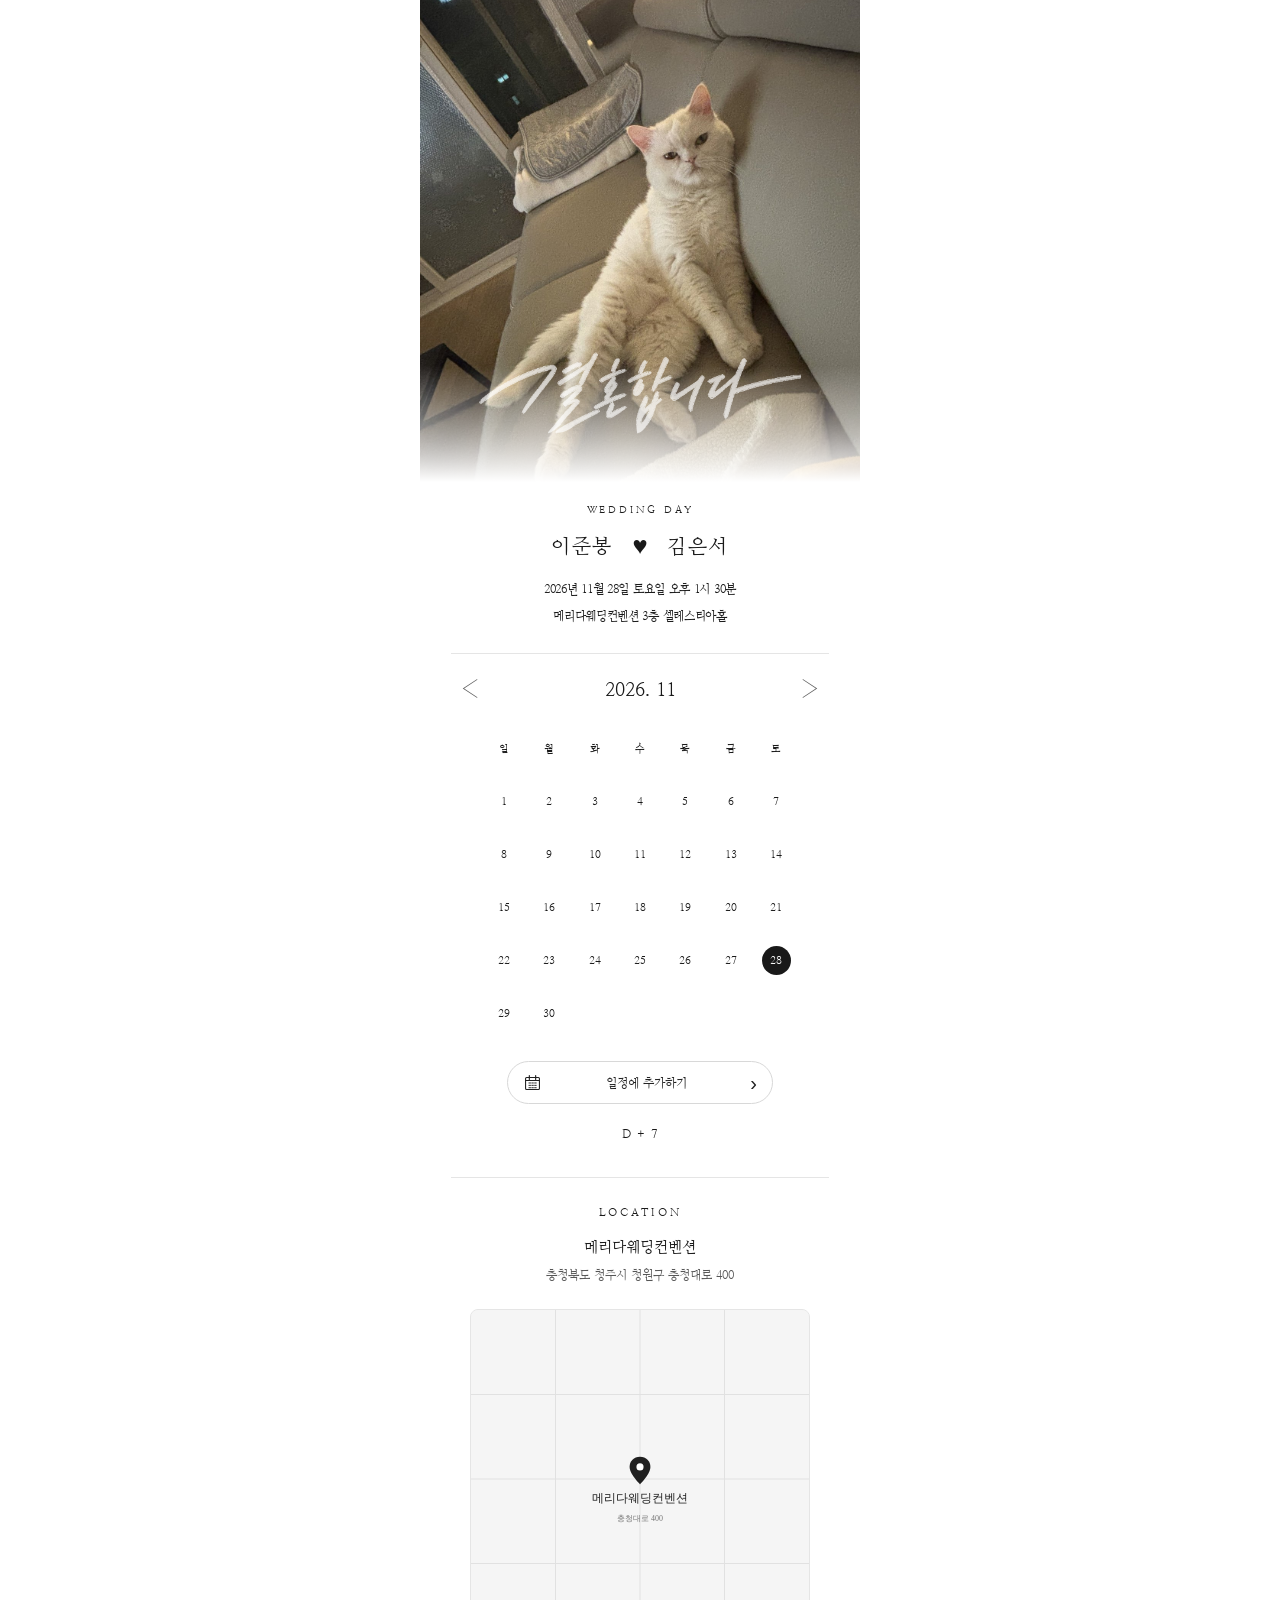
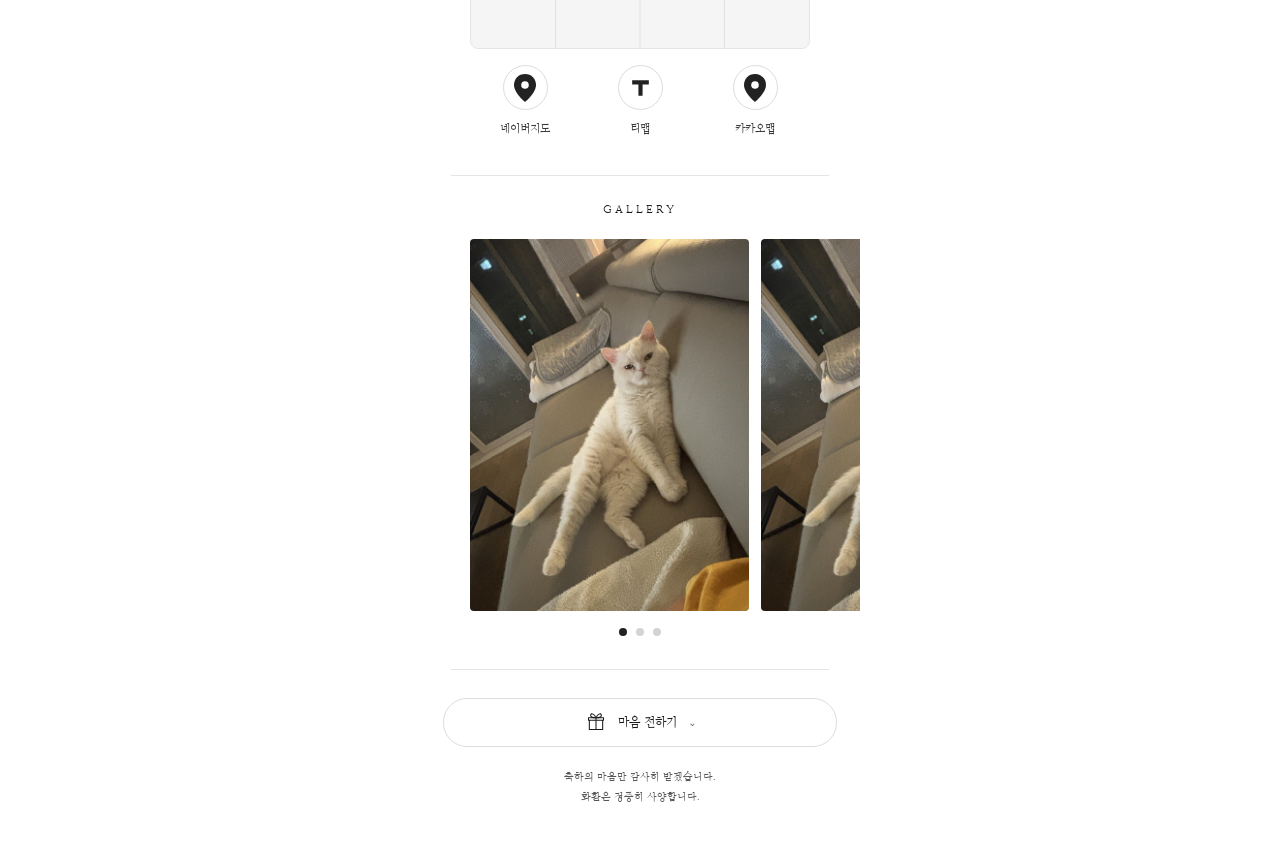
<file: test_url_20/index.html>
<!DOCTYPE html>

<html lang="ko"><head><meta charset="utf-8"/><meta content="width=device-width, initial-scale=1" name="viewport"/><title>이준봉 ♥ 김은서 결혼식</title><style></style><link href="styles.css" rel="stylesheet"/><style> .calendar-chooser{width:100%;margin:0 auto;text-align:center}.calendar-chooser summary{list-style:none;cursor:pointer;user-select:none}.calendar-chooser summary::-webkit-details-marker{display:none}.calendar-chooser[open] summary{border-color:#999}.native-choice-panel{position:relative;z-index:5;width:min(100%,340px);margin:11px auto 0;background:#fff;border:1px solid #e9e9e9;border-radius:15px;padding:14px;box-shadow:0 8px 22px #0001}.native-choice-panel .popup-head{display:block;font-size:14px}.native-choice-panel .popup-close-hint{display:block;margin:3px 0 7px;font:10px/1.5 system-ui,sans-serif;color:#777}.native-choice-panel .calendar-choice{box-sizing:border-box}.native-choice-panel .choice-icon{flex:none}.calendar-chooser:not([open]) .native-choice-panel{display:none}</style><style>.native-choice-panel .choice-detail>summary{list-style:none;cursor:pointer}.native-choice-panel .choice-detail>summary::-webkit-details-marker{display:none}.native-choice-panel .choice-detail[open]>summary{border-color:#888}.choice-icon .brand-icon{width:23px;height:23px;display:block}.choice-expansion{text-align:left;font:12px/1.7 system-ui,sans-serif;color:#555;border:1px solid #ededed;border-radius:10px;padding:12px;margin:-1px 0 8px}.choice-expansion p{margin:0 0 10px}.event-fallback{border-left:2px solid #333;padding:6px 10px;margin:10px 0;background:#fafafa}.event-fallback p{margin:4px 0 0}.file-link{display:block;padding:10px;border:1px solid #ddd;border-radius:8px;text-decoration:none;color:#222;margin:7px 0;font-size:12px}.file-note{margin:11px 0 0;color:#777;font:10px/1.5 system-ui,sans-serif}.calendar-chooser summary{list-style:none}</style><style>.location{padding-bottom:34px}.map-outer{width:min(100%,340px);margin:15px auto 0}.map-frame{width:100%;aspect-ratio:1;position:relative;background:#f2f2f2;border:1px solid #e5e5e5;border-radius:8px;overflow:hidden}.map-frame iframe{width:100%;height:100%;border:0;position:relative;z-index:1}.map-fallback{position:absolute;inset:0;display:flex;align-items:center;justify-content:center;flex-direction:column;gap:9px;font:12px/1.5 system-ui,sans-serif;color:#555;z-index:0}.map-fallback strong{font-size:14px}.map-credit{font:9px/1.6 system-ui,sans-serif;color:#888;text-align:right;margin:4px 0 8px}.map-apps{display:flex;justify-content:space-around;gap:5px}.map-apps>a{display:flex;flex-direction:column;align-items:center;gap:7px;color:#333;text-decoration:none;min-width:74px;font-family:WeddingSerif,"Nanum Myeongjo",serif;font-size:11px;line-height:1.4;letter-spacing:0}.map-app-icon{width:45px;height:45px;border-radius:50%;border:1px solid #dcdcdc;display:grid;place-items:center;background:white;color:#222}.map-apps svg{display:block}.tmap-fallback-note{font-family:WeddingSerif,"Nanum Myeongjo",serif;font-size:10px;line-height:1.6;color:#777;margin:12px 0 0;text-align:center}.tmap-fallback-note a{color:inherit;text-decoration:underline}@media(min-width:441px){.map-outer{width:340px}}</style><style>
.gallery-section{padding:18px 0 23px;text-align:center;overflow:hidden}.gallery-section h2{font-size:11px;letter-spacing:.28em;font-weight:400;margin:0 0 17px}.gallery-area{position:relative;--gallery-slide-width:min(82%,308px)}.gallery-track{display:flex;overflow-x:auto;scroll-snap-type:x mandatory;-webkit-overflow-scrolling:touch;scrollbar-width:none;gap:12px;padding-inline:calc((100% - var(--gallery-slide-width))/2);scroll-padding-inline:calc((100% - var(--gallery-slide-width))/2);touch-action:pan-x pan-y;overscroll-behavior-x:contain;scroll-behavior:smooth}.gallery-track::-webkit-scrollbar{display:none}.gallery-slide{flex:0 0 var(--gallery-slide-width);margin:0;scroll-snap-align:center;scroll-snap-stop:always;aspect-ratio:3/4;background:#f4f4f4;overflow:hidden;border-radius:4px}.gallery-slide img{width:100%;height:100%;object-fit:cover;display:block}.gallery-nav{position:absolute;top:50%;transform:translateY(-50%);width:36px;height:36px;border:0;display:grid;place-items:center;background:#fff;border-radius:50%;box-shadow:0 1px 8px #0002;font:26px/1 Georgia,serif;color:#252525;cursor:pointer;z-index:2}.gallery-nav.prev{left:14px}.gallery-nav.next{right:14px}.gallery-nav:disabled{opacity:.35;cursor:default}.gallery-dots{display:flex;justify-content:center;gap:9px;margin:11px auto 0}.gallery-dot{width:7px;height:7px;border-radius:50%;background:#d3d3d3}.gallery-dot.is-active{background:#222}.gallery-empty{font-size:12px;color:#777}@media(max-width:360px){.gallery-area{--gallery-slide-width:min(84%,292px)}.gallery-nav{width:34px;height:34px}}
</style><style>.gallery-track{--new-width:min(82%,340px);gap:12px;padding-inline:calc((100% - var(--new-width))/2);scroll-padding-inline:calc((100% - var(--new-width))/2);scroll-snap-type:x mandatory;overscroll-behavior-x:contain;scroll-behavior:smooth}.gallery-slide{position:relative;flex:0 0 var(--new-width);scroll-snap-align:center;scroll-snap-stop:always}.gallery-arrow{position:absolute;top:50%;transform:translateY(-50%);width:38px;height:38px;background:#fff;color:#222;border-radius:50%;display:grid;place-items:center;z-index:3;box-shadow:0 2px 8px #0002;text-decoration:none;font:26px/1 Georgia,serif}.gallery-prev{left:10px}.gallery-next{right:10px}.gallery-dot{display:block}.gallery-arrow:focus-visible,.gallery-dot:focus-visible{outline:2px solid #222;outline-offset:2px}@media(max-width:360px){.gallery-track{--new-width:84%}}
.contribution{padding:19px 23px 30px;text-align:center}.contribution-toggle{display:flex;align-items:center;justify-content:center;list-style:none;min-height:43px;border:1px solid #ddd;border-radius:24px;font-size:12px;cursor:pointer}.contribution-toggle::-webkit-details-marker{display:none}.contribution-panel{margin-top:12px;border:1px solid #eee;border-radius:11px;padding:13px}.account-side h3{background:#f6f6f6;margin:8px 0;padding:8px;font-size:12px;font-weight:400}.account-row{display:flex;text-align:left;align-items:center;gap:10px;padding:10px 0;border-bottom:1px solid #eee}.account-text{flex:1;min-width:0;overflow-wrap:anywhere;display:flex;flex-direction:column;font-size:11px;gap:5px}.copy-account{font-family:inherit;border:1px solid #ddd;background:#fff;border-radius:14px;padding:7px;min-width:48px;font-size:11px}.copy-account:disabled{opacity:.35}.contribution-note{font-size:10px;color:#555;line-height:1.8}.copy-status{font-size:11px;color:#555}</style><style>
/* P13: fixed 1:1 square independent of iframe intrinsic size */
.map-outer{width:min(100%,340px);margin-inline:auto}
.map-frame{position:relative!important;width:100%!important;height:auto!important;aspect-ratio:1/1!important;min-height:0!important;max-height:none!important;overflow:hidden!important}
.map-frame iframe,.map-frame .map-fallback{position:absolute!important;inset:0!important;width:100%!important;height:100%!important}
.tmap-fallback-note{display:none!important}
/* P15: native radio-state carousel, no JavaScript required for arrow taps */
.gallery-section{overflow:hidden}.gallery-area{position:relative;overflow:hidden;width:100%;--slide-width:min(82vw,340px);--slide-gap:12px}
.gallery-track{display:flex!important;gap:var(--slide-gap)!important;overflow:visible!important;padding:0 calc((100% - var(--slide-width))/2)!important;scroll-behavior:auto!important;scroll-snap-type:none!important;transform:translateX(0);transition:transform .26s ease;will-change:transform;touch-action:pan-y}
.gallery-slide{flex:0 0 var(--slide-width)!important;width:var(--slide-width)!important;aspect-ratio:3/4;position:relative;scroll-snap-align:none!important;overflow:hidden;border-radius:4px;margin:0}
.gallery-slide img{width:100%;height:100%;display:block;object-fit:cover}
.gallery-radio{position:absolute;opacity:0;pointer-events:none;width:1px;height:1px}
#gallery-select-2:checked~.gallery-area .gallery-track{transform:translateX(calc(-1 * (var(--slide-width) + var(--slide-gap))))}
#gallery-select-3:checked~.gallery-area .gallery-track{transform:translateX(calc(-2 * (var(--slide-width) + var(--slide-gap))))}
.gallery-arrow{position:absolute!important;top:50%;transform:translateY(-50%);width:38px;height:38px;background:#fff;color:#222;border-radius:50%;display:grid;place-items:center;z-index:5;box-shadow:0 2px 8px #0002;text-decoration:none;font:26px/1 Georgia,serif;cursor:pointer;user-select:none;-webkit-tap-highlight-color:transparent}
.gallery-arrow.gallery-prev{left:9px}.gallery-arrow.gallery-next{right:9px}
.gallery-dots{display:flex;gap:9px;justify-content:center;margin:11px auto 0}
.gallery-dot{width:8px;height:8px;border-radius:50%;background:#d4d4d4;cursor:pointer;display:block}
#gallery-select-1:checked~.gallery-dots label[for="gallery-select-1"],#gallery-select-2:checked~.gallery-dots label[for="gallery-select-2"],#gallery-select-3:checked~.gallery-dots label[for="gallery-select-3"]{background:#222}
@media(max-width:360px){.gallery-area{--slide-width:84vw}.gallery-arrow{width:34px;height:34px}}
</style><style>
/* P09 calendar: no vertically compressed cells; preserve seven columns and date order. */
.calendar-section{padding:15px 9% 18px}
.calendar-grid{width:min(100%,318px);aspect-ratio:1/1;margin-inline:auto;display:grid;grid-template-columns:repeat(7,minmax(0,1fr));grid-template-rows:repeat(6,minmax(0,1fr));row-gap:0;align-items:stretch}
.calendar-grid .weekday{height:100%;display:grid;place-items:center;padding:0;font-size:10px}
.calendar-grid .day{height:100%;min-height:0;display:grid;place-items:center;font-size:11px}
.calendar-grid .wedding-date{height:29px;width:29px;min-height:29px;align-self:center;justify-self:center}
/* P13 map: use intrinsic aspect ratio of square wrapper; iframe never establishes height. */
.map-outer{width:min(100%,340px)}
.map-frame{width:100%!important;aspect-ratio:1/1!important;height:auto!important;position:relative!important;overflow:hidden!important}
.map-frame>iframe,.map-frame>.map-fallback{position:absolute!important;inset:0!important;width:100%!important;height:100%!important;box-sizing:border-box!important}
/* P15: native touch scrolling + scroll snap, not transformed radio state. */
.gallery-section{overflow:hidden}
.gallery-area{--gallery-size:min(82vw,340px);position:relative;overflow:hidden;width:100%;}
.gallery-track{display:flex!important;flex-wrap:nowrap!important;gap:12px!important;box-sizing:border-box!important;overflow-x:auto!important;overflow-y:hidden!important;scroll-snap-type:x mandatory!important;scroll-padding-inline:calc((100% - var(--gallery-size))/2)!important;padding:0 calc((100% - var(--gallery-size))/2)!important;transform:none!important;transition:none!important;scroll-behavior:smooth!important;touch-action:pan-x pan-y!important;overscroll-behavior-x:contain;-webkit-overflow-scrolling:touch;scrollbar-width:none;}
.gallery-track::-webkit-scrollbar{display:none}
.gallery-slide{flex:0 0 var(--gallery-size)!important;width:var(--gallery-size)!important;min-width:0!important;position:relative!important;aspect-ratio:3/4!important;margin:0!important;scroll-snap-align:center!important;scroll-snap-stop:always!important;overflow:hidden!important;border-radius:4px}
.gallery-slide img{display:block;width:100%;height:100%;object-fit:cover;pointer-events:none}
.gallery-arrow{position:absolute!important;top:50%!important;transform:translateY(-50%)!important;width:38px;height:38px;background:white;color:#222;border-radius:50%;display:grid;place-items:center;z-index:4;text-decoration:none;box-shadow:0 2px 8px #0003;cursor:pointer;font:26px/1 Georgia,serif;touch-action:manipulation}
.gallery-arrow.gallery-prev{left:10px!important}
.gallery-arrow.gallery-next{right:10px!important}
.gallery-dots{display:flex;justify-content:center;gap:9px;margin:11px auto 0}
.gallery-dot{display:block;width:8px;height:8px;border-radius:50%;background:#d3d3d3}
.gallery-dot.is-active{background:#222}
.gallery-radio{display:none!important}
@media(max-width:360px){.gallery-area{--gallery-size:84vw}.gallery-arrow{width:34px;height:34px}}
</style><style>
/* P15: user explicitly removed gallery arrow controls */
.gallery-arrow,.gallery-nav{display:none!important}
.gallery-track{display:flex!important;overflow-x:auto!important;overflow-y:hidden!important;scroll-snap-type:x mandatory!important;scroll-behavior:smooth!important;overscroll-behavior-x:contain;touch-action:pan-x pan-y!important;transform:none!important;transition:none!important;gap:12px!important;--gallery-width:min(82%,340px);padding-inline:calc((100% - var(--gallery-width))/2)!important;scroll-padding-inline:calc((100% - var(--gallery-width))/2)!important}
.gallery-slide{position:relative;flex:0 0 var(--gallery-width)!important;width:var(--gallery-width)!important;scroll-snap-align:center!important;scroll-snap-stop:always!important;aspect-ratio:3/4}
.gallery-slide img{width:100%;height:100%;object-fit:cover}
/* P17/18: approved gift icon, bride/groom mutually exclusive tab */
.contribution-toggle{gap:12px;font-family:WeddingSerif,"Nanum Myeongjo",serif}
.gift-icon{flex:none;display:inline-block;vertical-align:middle}
.contribution-tabs{display:flex;width:100%;border-bottom:1px solid #ededed;background:#fafafa;margin:0 0 9px}
.contribution-tab{width:50%;border:0;border-bottom:2px solid transparent;border-radius:0;background:transparent;min-height:39px;color:#777;cursor:pointer;font:12px/1.4 WeddingSerif,"Nanum Myeongjo",serif}
.contribution-tab[aria-selected="true"]{color:#222;background:#fff;border-bottom-color:#333}
.contribution-tabpanel[hidden]{display:none!important}
.contribution-tabpanel{min-width:0}
.contribution-panel{padding:12px 13px 16px}
.account-side h3{display:none}
.account-row:last-child{border-bottom:none}
.contribution-tab:focus-visible{outline:2px solid #333;outline-offset:-2px}
</style><style>
/* P18: iPhone local HTML safe — radio/label tabs, no JavaScript dependency. */
.contribution-panel .account-choice{position:absolute;width:1px;height:1px;opacity:0;clip-path:inset(50%);overflow:hidden}
.contribution-tabs .contribution-tab{display:flex;align-items:center;justify-content:center;width:50%;min-height:39px;cursor:pointer;user-select:none;-webkit-tap-highlight-color:transparent;font:12px/1.4 WeddingSerif,"Nanum Myeongjo",serif;color:#777;border-bottom:2px solid transparent}
#account-groom:checked~.contribution-tabs label[for="account-groom"],#account-bride:checked~.contribution-tabs label[for="account-bride"]{color:#222;background:#fff;border-bottom-color:#333}
.contribution-panel>.contribution-tabpanel{display:none!important}
#account-groom:checked~#panel-groom,#account-bride:checked~#panel-bride{display:block!important}
#account-groom:focus-visible~.contribution-tabs label[for="account-groom"],#account-bride:focus-visible~.contribution-tabs label[for="account-bride"]{outline:2px solid #333;outline-offset:-2px}
</style><style id="requested-layout-fix">
/* Requested account rows: bank (5 Hangul chars) | number on row 1, holder on row 2. */
.account-row .account-text{display:flex;flex-direction:column;gap:5px;flex:1;min-width:0;overflow-wrap:normal;text-align:left}
.account-row .account-first-line{display:flex;align-items:baseline;gap:9px;min-width:0;width:100%;font-size:11px;line-height:1.6}
.account-row .account-bank{display:inline-block;flex:0 0 5em;min-width:5em;max-width:5em;white-space:nowrap;overflow:hidden;text-overflow:ellipsis}
.account-row .account-separator{flex:0 0 auto;color:#c9c9c9}
.account-row .account-number{flex:1;min-width:0;overflow-wrap:anywhere;letter-spacing:0}
.account-row .account-holder{display:block;font-size:11px;line-height:1.6;color:#555}
.account-row .copy-account{flex:0 0 auto;align-self:center}
.map-credit{display:none!important}
</style><style id="spacing-rhythm-v1">
/* P20: unified whitespace rhythm — approved proportions retained. */
:root{--gap-line:8px;--gap-item:14px;--gap-block:24px;--gap-section:32px}
/* Important: keep cover crop, lettering, and square calendar/map geometry unchanged. */
.intro{padding-top:22px!important;padding-bottom:26px!important}
.intro .eyebrow{margin-bottom:18px!important}
.intro .names{margin-bottom:17px!important}
.intro .event-line,.intro .hall-line{line-height:1.85!important}
.intro .hall-line{margin-top:5px!important}
.calendar-section{padding-top:23px!important;padding-bottom:28px!important}
.calendar-section .month{margin-bottom:21px!important}
/* Keep the calendar-grid square, only change its surrounding whitespace. */
.calendar-grid{aspect-ratio:1 / 1!important}
.calendar-chooser{margin-top:21px!important}
.calendar-chooser>.secondary,.calendar-chooser>summary.secondary{margin-top:20px!important}
.calendar-chooser .native-choice-panel{margin-top:14px!important;padding-top:16px!important;padding-bottom:17px!important}
.calendar-choice{margin-bottom:9px!important}
.dday{margin-top:23px!important;margin-bottom:8px!important}
.location{padding-top:28px!important;padding-bottom:38px!important}
.location h2{margin-top:0!important;margin-bottom:19px!important}
.location>p{margin-top:0!important;margin-bottom:9px!important}
.location address{line-height:1.85!important}
.location .map-outer{margin-top:23px!important}
/* Do not alter the map width, height, aspect ratio or iframe fit. */
.location .map-credit{margin-top:7px!important;margin-bottom:13px!important}
.location .map-apps{margin-top:16px!important}
.location .map-apps>a{gap:11px!important}
.gallery-section{padding-top:27px!important;padding-bottom:33px!important}
.gallery-section h2{margin-bottom:23px!important}
.gallery-dots{margin-top:17px!important}
.contribution{padding-top:28px!important;padding-bottom:38px!important}
.contribution-toggle{min-height:49px!important}
.contribution-panel{margin-top:18px!important;padding:18px 16px 19px!important}
.contribution-tabs{margin-bottom:16px!important}
.contribution-tabs .contribution-tab{min-height:45px!important}
.account-row{padding-top:16px!important;padding-bottom:16px!important;gap:14px!important}
.account-row .account-text{gap:9px!important}
.account-row .account-first-line{line-height:1.8!important}
.account-row .account-holder{line-height:1.8!important}
.contribution-note{margin-top:20px!important;line-height:2!important}
@media(max-width:359px){.intro{padding-inline:8px!important}.calendar-section{padding-inline:8%!important}.account-row{gap:8px!important}}
</style><style>.map-external-fallback{display:inline-block;font:inherit;color:#444;text-underline-offset:3px}.map-fallback{font-family:WeddingSerif,"Nanum Myeongjo",serif}</style><link href="vendor/leaflet.css" rel="stylesheet"/><script defer="" src="vendor/leaflet.js"></script><script defer="" src="map-interaction.js"></script></head><body><main class="page"><section aria-label="결혼식 표지" class="cover"><img alt="표지 사진" class="cover-photo" src="assets/cover.jpg"/><img alt="결혼합니다" class="lettering" src="assets/lettering.png"/></section><section class="intro"><p class="eyebrow">WEDDING DAY</p><p class="names">이준봉 <span aria-hidden="true" class="heart">♥</span> 김은서</p><p class="event-line"><time datetime="2026-11-28T13:30">2026년 11월 28일 토요일 오후 1시 30분</time></p><p class="hall-line">메리다웨딩컨벤션 3층 셀레스티아홀</p></section><div class="rule"></div><section aria-label="2026년 11월 달력" class="calendar-section"><p class="month"><span aria-hidden="true" class="arrow">‹</span><span>2026. 11</span><span aria-hidden="true" class="arrow">›</span></p><div class="calendar-grid"><span class="weekday">일</span><span class="weekday">월</span><span class="weekday">화</span><span class="weekday">수</span><span class="weekday">목</span><span class="weekday">금</span><span class="weekday">토</span><span class="day">1</span><span class="day">2</span><span class="day">3</span><span class="day">4</span><span class="day">5</span><span class="day">6</span><span class="day">7</span><span class="day">8</span><span class="day">9</span><span class="day">10</span><span class="day">11</span><span class="day">12</span><span class="day">13</span><span class="day">14</span><span class="day">15</span><span class="day">16</span><span class="day">17</span><span class="day">18</span><span class="day">19</span><span class="day">20</span><span class="day">21</span><span class="day">22</span><span class="day">23</span><span class="day">24</span><span class="day">25</span><span class="day">26</span><span class="day">27</span><span aria-label="11월 28일 예식일" class="day wedding-date">28</span><span class="day">29</span><span class="day">30</span><span aria-hidden="true" class="day empty"></span><span aria-hidden="true" class="day empty"></span><span aria-hidden="true" class="day empty"></span><span aria-hidden="true" class="day empty"></span><span aria-hidden="true" class="day empty"></span></div><details class="calendar-chooser" id="calendar-chooser"><summary aria-label="일정에 추가하기 선택 열기" class="secondary" id="add-to-calendar"><svg aria-hidden="true" class="calendar-icon" fill="none" viewbox="0 0 24 24" xmlns="http://www.w3.org/2000/svg"><rect height="15" rx="1.3" stroke="currentColor" stroke-width="1.35" width="17.5" x="3.25" y="5.75"></rect><path d="M3.5 9.5h17M8 3.2v5M16 3.2v5" stroke="currentColor" stroke-linecap="round" stroke-width="1.45"></path><path d="M7.5 12.6h2M11.1 12.6h2M14.7 12.6h2M7.5 15.6h2M11.1 15.6h2M14.7 15.6h2M7.5 18.6h2M11.1 18.6h2M14.7 18.6h2" stroke="currentColor" stroke-linecap="round" stroke-width="1.2"></path></svg><span class="button-label">일정에 추가하기</span><span aria-hidden="true" class="chevron">›</span></summary><div class="native-choice-panel"><a class="calendar-choice" href="https://calendar.google.com/calendar/render?action=TEMPLATE&amp;text=%EC%9D%B4%EC%A4%80%EB%B4%89+%E2%99%A5+%EA%B9%80%EC%9D%80%EC%84%9C+%EA%B2%B0%ED%98%BC%EC%8B%9D&amp;dates=20261128T133000%2F20261128T143000&amp;ctz=Asia%2FSeoul&amp;details=%EA%B2%B0%ED%98%BC%EC%8B%9D+%EC%B4%88%EB%8C%80&amp;location=%EB%A9%94%EB%A6%AC%EB%8B%A4%EC%9B%A8%EB%94%A9%EC%BB%A8%EB%B2%A4%EC%85%98+3%EC%B8%B5+%EC%85%80%EB%A0%88%EC%8A%A4%ED%8B%B0%EC%95%84%ED%99%80%2C+%EC%B6%A9%EC%B2%AD%EB%B6%81%EB%8F%84+%EC%B2%AD%EC%A3%BC%EC%8B%9C+%EC%B2%AD%EC%9B%90%EA%B5%AC+%EC%B6%A9%EC%B2%AD%EB%8C%80%EB%A1%9C+400" id="google-calendar" rel="noopener noreferrer" target="_blank"><span class="choice-icon">G</span><span class="choice-label">Google 캘린더</span><span class="choice-chevron">›</span></a><details class="choice-detail"><summary class="calendar-choice" id="apple-calendar"><span class="choice-icon"><svg aria-hidden="true" class="brand-icon" viewbox="0 0 24 24" xmlns="http://www.w3.org/2000/svg"><path d="M17.4 12.5c-.1-2.1 1.7-3.2 1.8-3.3-1-1.5-2.5-1.7-3-1.7-1.3-.1-2.6.8-3.3.8-.7 0-1.7-.8-2.8-.7-1.5 0-2.9.9-3.7 2.2-1.6 2.7-.4 6.7 1.1 8.9.8 1.1 1.6 2.3 2.7 2.2 1.1 0 1.5-.7 2.8-.7 1.3 0 1.7.7 2.8.7 1.2 0 1.9-1.1 2.7-2.2.9-1.3 1.3-2.5 1.3-2.5-.1 0-2.5-1-2.5-3.5zM15.3 6.4c.7-.8 1.2-1.9 1.1-3-1.1.1-2.2.8-2.9 1.6-.6.7-1.2 1.9-1.1 3 1.2.1 2.2-.6 2.9-1.6z" fill="currentColor"></path></svg></span><span class="choice-label">Apple 캘린더</span><span class="choice-chevron">›</span></summary><div class="choice-expansion"><p>Apple 캘린더에 일정을 넣으려면 ICS 파일을 열거나 메일로 받은 ICS 파일을 가져오세요. iPhone 파일 미리보기에서는 직접 등록되지 않을 수 있습니다.</p><div class="event-fallback"><b>예식 일정</b><p>이준봉 ♥ 김은서 결혼식<br/>2026년 11월 28일 토요일 오후 1시 30분<br/>메리다웨딩컨벤션 3층 셀레스티아홀, 충청북도 청주시 청원구 충청대로 400</p></div><a class="file-link" href="wedding-20261128.ics" type="text/calendar">예식 일정 파일(.ics) 열기</a></div></details><details class="choice-detail"><summary class="calendar-choice" id="other-calendar"><span class="choice-icon"><svg aria-hidden="true" class="brand-icon" fill="none" viewbox="0 0 24 24"><rect height="15" rx="2" stroke="currentColor" stroke-width="1.7" width="17" x="3.5" y="5.5"></rect><path d="M7.7 3.5v4M16.3 3.5v4M3.5 10h17M7.5 13.4h2M11.1 13.4h2M14.7 13.4h2M7.5 16.7h2M11.1 16.7h2" stroke="currentColor" stroke-linecap="round" stroke-width="1.4"></path></svg></span><span class="choice-label">기타 캘린더</span><span class="choice-chevron">›</span></summary><div class="choice-expansion"><a class="file-link" href="https://outlook.live.com/calendar/deeplink/compose?path=%2Fcalendar%2Faction%2Fcompose&amp;rru=addevent&amp;subject=%EC%9D%B4%EC%A4%80%EB%B4%89+%E2%99%A5+%EA%B9%80%EC%9D%80%EC%84%9C+%EA%B2%B0%ED%98%BC%EC%8B%9D&amp;startdt=2026-11-28T13%3A30%3A00&amp;enddt=2026-11-28T14%3A30%3A00&amp;location=%EB%A9%94%EB%A6%AC%EB%8B%A4%EC%9B%A8%EB%94%A9%EC%BB%A8%EB%B2%A4%EC%85%98+3%EC%B8%B5+%EC%85%80%EB%A0%88%EC%8A%A4%ED%8B%B0%EC%95%84%ED%99%80%2C+%EC%B6%A9%EC%B2%AD%EB%B6%81%EB%8F%84+%EC%B2%AD%EC%A3%BC%EC%8B%9C+%EC%B2%AD%EC%9B%90%EA%B5%AC+%EC%B6%A9%EC%B2%AD%EB%8C%80%EB%A1%9C+400&amp;body=%EA%B2%B0%ED%98%BC%EC%8B%9D+%EC%B4%88%EB%8C%80+%C2%B7+%ED%95%9C%EA%B5%AD+%EC%8B%9C%EA%B0%84%28Asia%2FSeoul%29+%EA%B8%B0%EC%A4%80" id="outlook-calendar" rel="noopener noreferrer" target="_blank">Outlook 캘린더에 일정 추가 ›</a><a class="file-link" href="wedding-20261128.ics" type="text/calendar">기타 앱용 일정 파일(.ics) 열기</a><div class="event-fallback"><b>예식 일정</b><p>이준봉 ♥ 김은서 결혼식<br/>2026년 11월 28일 토요일 오후 1시 30분<br/>메리다웨딩컨벤션 3층 셀레스티아홀, 충청북도 청주시 청원구 충청대로 400</p></div></div></details><p class="file-note">메뉴 닫기: 위 ‘일정에 추가하기’를 다시 누르세요.</p></div></details><p class="dday" data-target="2026-11-28" id="dday"><strong>D - 35</strong></p></section><div class="rule"></div><section class="location"><h2>LOCATION</h2><p>메리다웨딩컨벤션</p><address>충청북도 청주시 청원구 충청대로 400</address><div class="map-outer"><div aria-label="메리다웨딩컨벤션 위치 지도 — 온라인에서 확대, 축소, 이동 가능" class="map-frame" data-lat="36.6863283393705" data-lng="127.510974315734" style="width:100%;aspect-ratio:1/1;height:auto;position:relative;"><img alt="메리다웨딩컨벤션 위치 안내. 정확한 지도는 온라인에서 표시됩니다." class="map-static" src="assets/map-location-schematic.svg"/><div aria-label="확대 축소와 이동이 가능한 지도" id="interactive-map"></div><div aria-label="지도 확대 축소" class="map-zoom-controls"><button aria-label="지도 확대" data-map-action="zoom-in" type="button">+</button><button aria-label="지도 축소" data-map-action="zoom-out" type="button">−</button></div><span class="map-attribution">© OpenStreetMap contributors</span></div><nav aria-label="지도 앱 바로가기" class="map-apps"><a href="https://app.map.naver.com/launchApp/?elat=36.6863283393705&amp;elng=127.510974315734&amp;etitle=%EB%A9%94%EB%A6%AC%EB%8B%A4%EC%9B%A8%EB%94%A9%EC%BB%A8%EB%B2%A4%EC%85%98&amp;menu=route&amp;version=11" rel="noopener noreferrer" target="_blank"><span class="map-app-icon"><svg aria-hidden="true" height="28" viewbox="0 0 24 28" width="24"><path d="M12 0C5.5 0 1 4.9 1 11c0 8 11 17 11 17s11-9 11-17C23 4.9 18.5 0 12 0Z" fill="currentColor"></path><circle cx="12" cy="11" fill="white" r="3.8"></circle></svg></span><span>네이버지도</span></a><a aria-label="티맵 앱으로 목적지 길찾기" href="tmap://?rGoName=%EB%A9%94%EB%A6%AC%EB%8B%A4%EC%9B%A8%EB%94%A9%EC%BB%A8%EB%B2%A4%EC%85%98&amp;rGoX=127.510974315734&amp;rGoY=36.6863283393705"><span class="map-app-icon"><svg aria-hidden="true" height="25" viewbox="0 0 24 24" width="25"><path d="M4 5h16v4h-6v11h-4V9H4Z" fill="currentColor"></path></svg></span><span>티맵</span></a><a href="https://map.kakao.com/link/to/%EB%A9%94%EB%A6%AC%EB%8B%A4%EC%9B%A8%EB%94%A9%EC%BB%A8%EB%B2%A4%EC%85%98,36.6863283393705,127.510974315734" rel="noopener noreferrer" target="_blank"><span class="map-app-icon"><svg aria-hidden="true" height="28" viewbox="0 0 24 28" width="24"><path d="M12 0C5.5 0 1 4.9 1 11c0 8 11 17 11 17s11-9 11-17C23 4.9 18.5 0 12 0Z" fill="currentColor"></path><circle cx="12" cy="11" fill="white" r="3.8"></circle></svg></span><span>카카오맵</span></a></nav></div></section><div class="rule"></div><section aria-labelledby="gallery-heading" class="gallery-section"><h2 id="gallery-heading">GALLERY</h2><div class="gallery-area"><div aria-label="사진 갤러리, 좌우로 넘겨 한 장씩 이동" class="gallery-track" id="gallery-track" tabindex="0"><figure class="gallery-slide" id="gallery-photo-1"><img alt="임시 사진 1 — 실제 갤러리 사진으로 교체 예정" draggable="false" loading="lazy" src="assets/gallery/photo-01.jpg"/></figure><figure class="gallery-slide" id="gallery-photo-2"><img alt="임시 사진 2 — 실제 갤러리 사진으로 교체 예정" draggable="false" loading="lazy" src="assets/gallery/photo-02.jpg"/></figure><figure class="gallery-slide" id="gallery-photo-3"><img alt="임시 사진 3 — 실제 갤러리 사진으로 교체 예정" draggable="false" loading="lazy" src="assets/gallery/photo-03.jpg"/></figure></div></div><div aria-label="현재 사진 1/3" class="gallery-dots" id="gallery-dots"><span aria-hidden="true" class="gallery-dot is-active"></span><span aria-hidden="true" class="gallery-dot"></span><span aria-hidden="true" class="gallery-dot"></span></div></section><div class="rule"></div><section class="contribution"><details><summary class="contribution-toggle"><svg aria-hidden="true" class="gift-icon" fill="none" height="20" viewbox="0 0 24 24" width="20" xmlns="http://www.w3.org/2000/svg"><path d="M4 10h16v11H4zM3 7h18v3H3zM12 7v14" stroke="currentColor" stroke-linecap="round" stroke-linejoin="round" stroke-width="1.25"></path><path d="M12 7c-4.7 0-7-1.5-6.4-3.6C6.3.8 10.2 2.6 12 7Zm0 0c4.7 0 7-1.5 6.4-3.6C17.7.8 13.8 2.6 12 7Z" stroke="currentColor" stroke-linejoin="round" stroke-width="1.25"></path></svg>마음 전하기<span class="toggle-chevron">⌄</span></summary><div class="contribution-panel"><input aria-label="신랑측" checked="" class="account-choice" id="account-groom" name="account-side" type="radio"/><input aria-label="신부측" class="account-choice" id="account-bride" name="account-side" type="radio"/><div aria-label="계좌 구분" class="contribution-tabs"><label class="contribution-tab" for="account-groom">신랑측</label><label class="contribution-tab" for="account-bride">신부측</label></div><div class="contribution-tabpanel" id="panel-groom"><div class="account-side"><h3>신랑측</h3><div class="account-row" data-account-index="0" data-account-side="groom"><div class="account-text"><div class="account-first-line"><span class="account-bank">은행 미입력</span><span aria-hidden="true" class="account-separator">|</span><span class="account-number">계좌번호 미입력</span></div><span class="account-holder">예금주 미입력</span></div><button aria-label="계좌번호 복사" class="copy-account" disabled="" type="button">복사</button></div><div class="account-row" data-account-index="1" data-account-side="groom"><div class="account-text"><div class="account-first-line"><span class="account-bank">은행 미입력</span><span aria-hidden="true" class="account-separator">|</span><span class="account-number">계좌번호 미입력</span></div><span class="account-holder">예금주 미입력</span></div><button aria-label="계좌번호 복사" class="copy-account" disabled="" type="button">복사</button></div><div class="account-row" data-account-index="2" data-account-side="groom"><div class="account-text"><div class="account-first-line"><span class="account-bank">은행 미입력</span><span aria-hidden="true" class="account-separator">|</span><span class="account-number">계좌번호 미입력</span></div><span class="account-holder">예금주 미입력</span></div><button aria-label="계좌번호 복사" class="copy-account" disabled="" type="button">복사</button></div></div></div><div class="contribution-tabpanel" id="panel-bride"><div class="account-side"><h3>신부측</h3><div class="account-row" data-account-index="0" data-account-side="bride"><div class="account-text"><div class="account-first-line"><span class="account-bank">은행 미입력</span><span aria-hidden="true" class="account-separator">|</span><span class="account-number">계좌번호 미입력</span></div><span class="account-holder">예금주 미입력</span></div><button aria-label="계좌번호 복사" class="copy-account" disabled="" type="button">복사</button></div></div></div><p class="copy-status" role="status"></p></div></details><p class="contribution-note">축하의 마음만 감사히 받겠습니다.<br/>화환은 정중히 사양합니다.</p></section></main><script id="wedding-data" type="application/json">{"groom": "이준봉", "bride": "김은서", "date": "2026-11-28", "time": "13:30", "venue": "메리다웨딩컨벤션", "hall": "3층 셀레스티아홀", "address": "충청북도 청주시 청원구 충청대로 400"}</script><script>
(function(){
 try { var e=document.getElementById('dday');if(!e)return;var t=e.getAttribute('data-target');var now=new Date();var parts=new Intl.DateTimeFormat('en-CA',{timeZone:'Asia/Seoul',year:'numeric',month:'2-digit',day:'2-digit'}).formatToParts(now);var o={};parts.forEach(function(p){o[p.type]=p.value});var today=Date.UTC(+o.year,+o.month-1,+o.day);var x=t.split('-');var target=Date.UTC(+x[0],+x[1]-1,+x[2]);var n=Math.round((target-today)/86400000);e.textContent=n>0?'D - '+n:n===0?'D - DAY':'D + '+Math.abs(n); }catch(e){}
})();
</script><script>(function(){/* Optional dot syncing never blocks native swipe */
  const track=document.getElementById('gallery-track');if(!track)return;
  const slides=[...track.querySelectorAll('.gallery-slide')];const dots=[...document.querySelectorAll('.gallery-dot')];
  function mark(){const cx=track.getBoundingClientRect().left+track.clientWidth/2;let best=0,dist=Infinity;slides.forEach((slide,i)=>{const r=slide.getBoundingClientRect();const delta=Math.abs((r.left+r.right)/2-cx);if(delta<dist){best=i;dist=delta;}});dots.forEach((dot,i)=>dot.classList.toggle('is-active',i===best));const wrap=document.getElementById('gallery-dots');if(wrap)wrap.setAttribute('aria-label','현재 사진 '+(best+1)+'/'+slides.length);}
  let timer;track.addEventListener('scroll',()=>{clearTimeout(timer);timer=setTimeout(mark,90)},{passive:true});mark();
})();</script><script id="account-config" type="application/json">{"groom": [{"bank": "", "number": "", "holder": ""}, {"bank": "", "number": "", "holder": ""}, {"bank": "", "number": "", "holder": ""}], "bride": [{"bank": "", "number": "", "holder": ""}]}</script><script>(function(){'use strict';
const rows=[...document.querySelectorAll('.account-row[data-account-side]')];
const live=document.querySelector('.copy-status');
function say(message){if(live)live.textContent=message;}
function apply(accounts){rows.forEach(row=>{const side=row.dataset.accountSide;const index=Number(row.dataset.accountIndex);const a=(accounts[side]||[])[index]||{};const bank=String(a.bank||'').trim(),number=String(a.number||'').trim(),holder=String(a.holder||'').trim();row.querySelector('.account-bank').textContent=bank||'은행 미입력';row.querySelector('.account-number').textContent=number||'계좌번호 미입력';row.querySelector('.account-holder').textContent=holder||'예금주 미입력';const btn=row.querySelector('.copy-account');btn.disabled=!(bank&&number&&holder);btn.dataset.copyNumber=btn.disabled?'':number;});}
async function copyText(text){if(navigator.clipboard&&window.isSecureContext){try{await navigator.clipboard.writeText(text);return true;}catch(_){}}
const t=document.createElement('textarea');t.value=text;t.setAttribute('readonly','');t.style.position='fixed';t.style.opacity='0';t.style.left='-9999px';document.body.appendChild(t);t.focus();t.select();t.setSelectionRange(0,t.value.length);let ok=false;try{ok=document.execCommand('copy');}catch(_){}t.remove();return ok;}
rows.forEach(row=>row.querySelector('.copy-account').addEventListener('click',async function(){if(this.disabled||!this.dataset.copyNumber)return;const ok=await copyText(this.dataset.copyNumber);say(ok?'계좌번호가 복사되었습니다.':'복사할 수 없습니다. 계좌번호를 길게 눌러 복사해주세요.');}));
const payload=document.getElementById('account-config');if(!payload)return;try{apply(JSON.parse(payload.textContent));}catch(_){say('계좌 정보를 읽지 못했습니다.');}
})();</script></body></html>
</file>
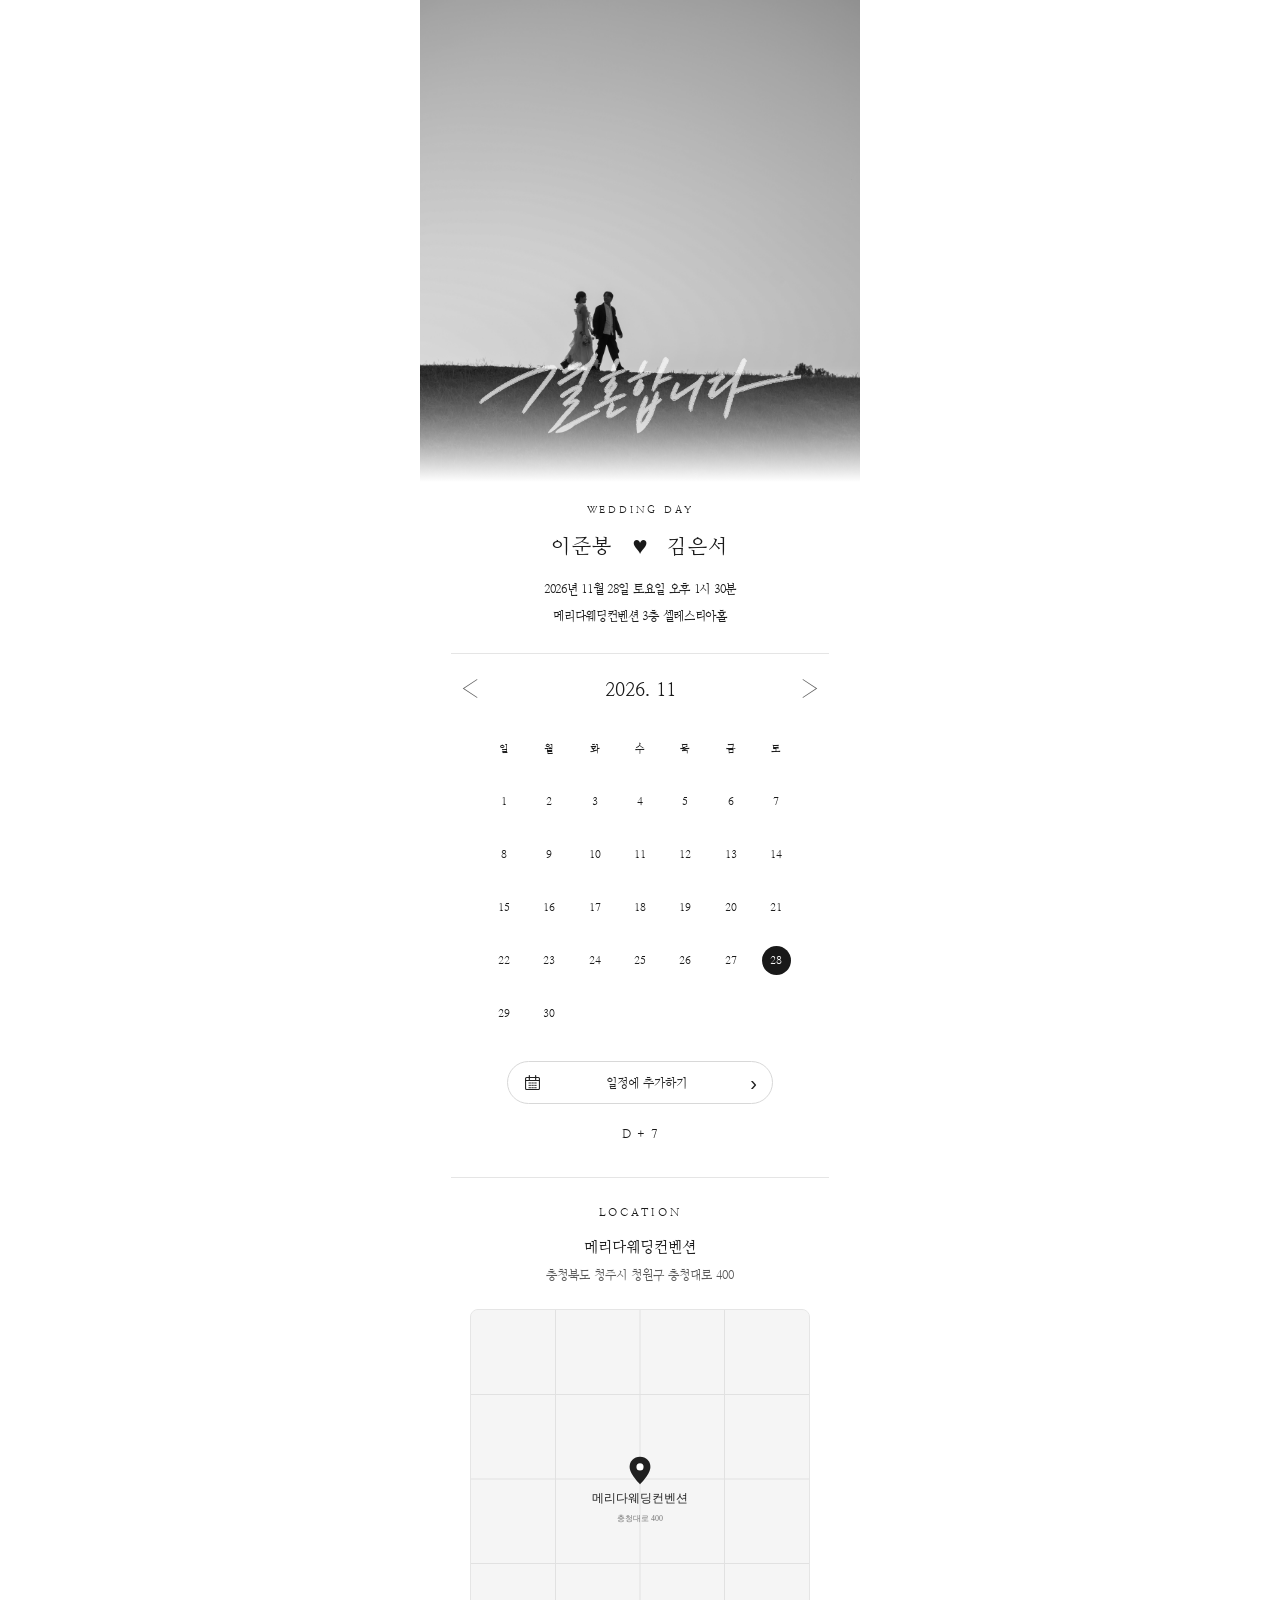
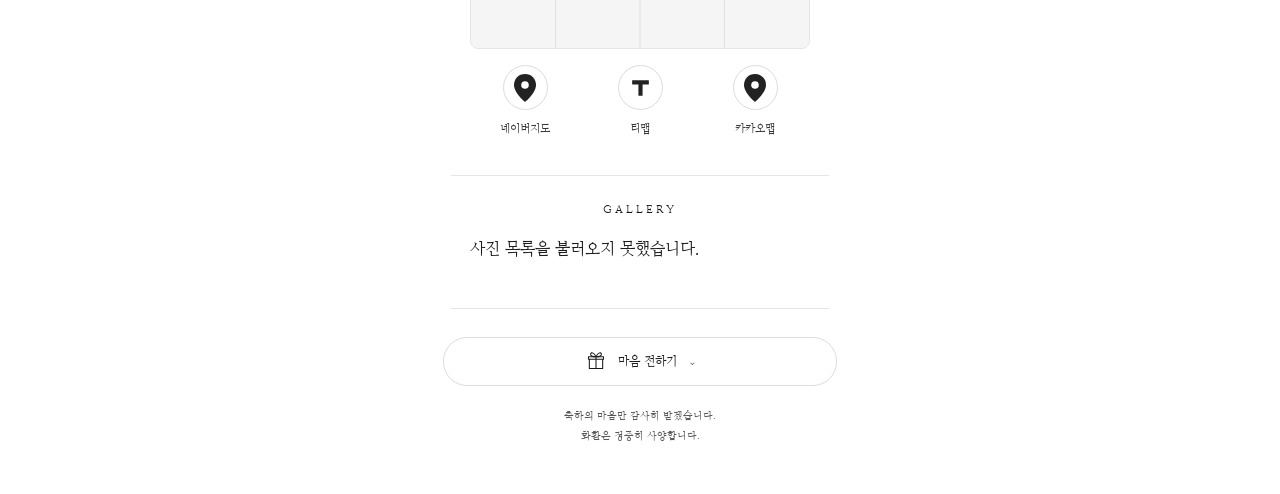
<file: test_url_22/index.html>
<!DOCTYPE html>

<html lang="ko"><head><meta charset="utf-8"/><meta content="width=device-width, initial-scale=1" name="viewport"/><title>이준봉 ♥ 김은서 결혼식</title><style></style><link href="styles.css" rel="stylesheet"/><style> .calendar-chooser{width:100%;margin:0 auto;text-align:center}.calendar-chooser summary{list-style:none;cursor:pointer;user-select:none}.calendar-chooser summary::-webkit-details-marker{display:none}.calendar-chooser[open] summary{border-color:#999}.native-choice-panel{position:relative;z-index:5;width:min(100%,340px);margin:11px auto 0;background:#fff;border:1px solid #e9e9e9;border-radius:15px;padding:14px;box-shadow:0 8px 22px #0001}.native-choice-panel .popup-head{display:block;font-size:14px}.native-choice-panel .popup-close-hint{display:block;margin:3px 0 7px;font:10px/1.5 system-ui,sans-serif;color:#777}.native-choice-panel .calendar-choice{box-sizing:border-box}.native-choice-panel .choice-icon{flex:none}.calendar-chooser:not([open]) .native-choice-panel{display:none}</style><style>.native-choice-panel .choice-detail>summary{list-style:none;cursor:pointer}.native-choice-panel .choice-detail>summary::-webkit-details-marker{display:none}.native-choice-panel .choice-detail[open]>summary{border-color:#888}.choice-icon .brand-icon{width:23px;height:23px;display:block}.choice-expansion{text-align:left;font:12px/1.7 system-ui,sans-serif;color:#555;border:1px solid #ededed;border-radius:10px;padding:12px;margin:-1px 0 8px}.choice-expansion p{margin:0 0 10px}.event-fallback{border-left:2px solid #333;padding:6px 10px;margin:10px 0;background:#fafafa}.event-fallback p{margin:4px 0 0}.file-link{display:block;padding:10px;border:1px solid #ddd;border-radius:8px;text-decoration:none;color:#222;margin:7px 0;font-size:12px}.file-note{margin:11px 0 0;color:#777;font:10px/1.5 system-ui,sans-serif}.calendar-chooser summary{list-style:none}</style><style>.location{padding-bottom:34px}.map-outer{width:min(100%,340px);margin:15px auto 0}.map-frame{width:100%;aspect-ratio:1;position:relative;background:#f2f2f2;border:1px solid #e5e5e5;border-radius:8px;overflow:hidden}.map-frame iframe{width:100%;height:100%;border:0;position:relative;z-index:1}.map-fallback{position:absolute;inset:0;display:flex;align-items:center;justify-content:center;flex-direction:column;gap:9px;font:12px/1.5 system-ui,sans-serif;color:#555;z-index:0}.map-fallback strong{font-size:14px}.map-credit{font:9px/1.6 system-ui,sans-serif;color:#888;text-align:right;margin:4px 0 8px}.map-apps{display:flex;justify-content:space-around;gap:5px}.map-apps>a{display:flex;flex-direction:column;align-items:center;gap:7px;color:#333;text-decoration:none;min-width:74px;font-family:WeddingSerif,"Nanum Myeongjo",serif;font-size:11px;line-height:1.4;letter-spacing:0}.map-app-icon{width:45px;height:45px;border-radius:50%;border:1px solid #dcdcdc;display:grid;place-items:center;background:white;color:#222}.map-apps svg{display:block}.tmap-fallback-note{font-family:WeddingSerif,"Nanum Myeongjo",serif;font-size:10px;line-height:1.6;color:#777;margin:12px 0 0;text-align:center}.tmap-fallback-note a{color:inherit;text-decoration:underline}@media(min-width:441px){.map-outer{width:340px}}</style><style>
.gallery-section{padding:18px 0 23px;text-align:center;overflow:hidden}.gallery-section h2{font-size:11px;letter-spacing:.28em;font-weight:400;margin:0 0 17px}.gallery-area{position:relative;--gallery-slide-width:min(82%,308px)}.gallery-track{display:flex;overflow-x:auto;scroll-snap-type:x mandatory;-webkit-overflow-scrolling:touch;scrollbar-width:none;gap:12px;padding-inline:calc((100% - var(--gallery-slide-width))/2);scroll-padding-inline:calc((100% - var(--gallery-slide-width))/2);touch-action:pan-x pan-y;overscroll-behavior-x:contain;scroll-behavior:smooth}.gallery-track::-webkit-scrollbar{display:none}.gallery-slide{flex:0 0 var(--gallery-slide-width);margin:0;scroll-snap-align:center;scroll-snap-stop:always;aspect-ratio:3/4;background:#f4f4f4;overflow:hidden;border-radius:4px}.gallery-slide img{width:100%;height:100%;object-fit:cover;display:block}.gallery-nav{position:absolute;top:50%;transform:translateY(-50%);width:36px;height:36px;border:0;display:grid;place-items:center;background:#fff;border-radius:50%;box-shadow:0 1px 8px #0002;font:26px/1 Georgia,serif;color:#252525;cursor:pointer;z-index:2}.gallery-nav.prev{left:14px}.gallery-nav.next{right:14px}.gallery-nav:disabled{opacity:.35;cursor:default}.gallery-dots{display:flex;justify-content:center;gap:9px;margin:11px auto 0}.gallery-dot{width:7px;height:7px;border-radius:50%;background:#d3d3d3}.gallery-dot.is-active{background:#222}.gallery-empty{font-size:12px;color:#777}@media(max-width:360px){.gallery-area{--gallery-slide-width:min(84%,292px)}.gallery-nav{width:34px;height:34px}}
</style><style>.gallery-track{--new-width:min(82%,340px);gap:12px;padding-inline:calc((100% - var(--new-width))/2);scroll-padding-inline:calc((100% - var(--new-width))/2);scroll-snap-type:x mandatory;overscroll-behavior-x:contain;scroll-behavior:smooth}.gallery-slide{position:relative;flex:0 0 var(--new-width);scroll-snap-align:center;scroll-snap-stop:always}.gallery-arrow{position:absolute;top:50%;transform:translateY(-50%);width:38px;height:38px;background:#fff;color:#222;border-radius:50%;display:grid;place-items:center;z-index:3;box-shadow:0 2px 8px #0002;text-decoration:none;font:26px/1 Georgia,serif}.gallery-prev{left:10px}.gallery-next{right:10px}.gallery-dot{display:block}.gallery-arrow:focus-visible,.gallery-dot:focus-visible{outline:2px solid #222;outline-offset:2px}@media(max-width:360px){.gallery-track{--new-width:84%}}
.contribution{padding:19px 23px 30px;text-align:center}.contribution-toggle{display:flex;align-items:center;justify-content:center;list-style:none;min-height:43px;border:1px solid #ddd;border-radius:24px;font-size:12px;cursor:pointer}.contribution-toggle::-webkit-details-marker{display:none}.contribution-panel{margin-top:12px;border:1px solid #eee;border-radius:11px;padding:13px}.account-side h3{background:#f6f6f6;margin:8px 0;padding:8px;font-size:12px;font-weight:400}.account-row{display:flex;text-align:left;align-items:center;gap:10px;padding:10px 0;border-bottom:1px solid #eee}.account-text{flex:1;min-width:0;overflow-wrap:anywhere;display:flex;flex-direction:column;font-size:11px;gap:5px}.copy-account{font-family:inherit;border:1px solid #ddd;background:#fff;border-radius:14px;padding:7px;min-width:48px;font-size:11px}.copy-account:disabled{opacity:.35}.contribution-note{font-size:10px;color:#555;line-height:1.8}.copy-status{font-size:11px;color:#555}</style><style>
/* P13: fixed 1:1 square independent of iframe intrinsic size */
.map-outer{width:min(100%,340px);margin-inline:auto}
.map-frame{position:relative!important;width:100%!important;height:auto!important;aspect-ratio:1/1!important;min-height:0!important;max-height:none!important;overflow:hidden!important}
.map-frame iframe,.map-frame .map-fallback{position:absolute!important;inset:0!important;width:100%!important;height:100%!important}
.tmap-fallback-note{display:none!important}
/* P15: native radio-state carousel, no JavaScript required for arrow taps */
.gallery-section{overflow:hidden}.gallery-area{position:relative;overflow:hidden;width:100%;--slide-width:min(82vw,340px);--slide-gap:12px}
.gallery-track{display:flex!important;gap:var(--slide-gap)!important;overflow:visible!important;padding:0 calc((100% - var(--slide-width))/2)!important;scroll-behavior:auto!important;scroll-snap-type:none!important;transform:translateX(0);transition:transform .26s ease;will-change:transform;touch-action:pan-y}
.gallery-slide{flex:0 0 var(--slide-width)!important;width:var(--slide-width)!important;aspect-ratio:3/4;position:relative;scroll-snap-align:none!important;overflow:hidden;border-radius:4px;margin:0}
.gallery-slide img{width:100%;height:100%;display:block;object-fit:cover}
.gallery-radio{position:absolute;opacity:0;pointer-events:none;width:1px;height:1px}
#gallery-select-2:checked~.gallery-area .gallery-track{transform:translateX(calc(-1 * (var(--slide-width) + var(--slide-gap))))}
#gallery-select-3:checked~.gallery-area .gallery-track{transform:translateX(calc(-2 * (var(--slide-width) + var(--slide-gap))))}
.gallery-arrow{position:absolute!important;top:50%;transform:translateY(-50%);width:38px;height:38px;background:#fff;color:#222;border-radius:50%;display:grid;place-items:center;z-index:5;box-shadow:0 2px 8px #0002;text-decoration:none;font:26px/1 Georgia,serif;cursor:pointer;user-select:none;-webkit-tap-highlight-color:transparent}
.gallery-arrow.gallery-prev{left:9px}.gallery-arrow.gallery-next{right:9px}
.gallery-dots{display:flex;gap:9px;justify-content:center;margin:11px auto 0}
.gallery-dot{width:8px;height:8px;border-radius:50%;background:#d4d4d4;cursor:pointer;display:block}
#gallery-select-1:checked~.gallery-dots label[for="gallery-select-1"],#gallery-select-2:checked~.gallery-dots label[for="gallery-select-2"],#gallery-select-3:checked~.gallery-dots label[for="gallery-select-3"]{background:#222}
@media(max-width:360px){.gallery-area{--slide-width:84vw}.gallery-arrow{width:34px;height:34px}}
</style><style>
/* P09 calendar: no vertically compressed cells; preserve seven columns and date order. */
.calendar-section{padding:15px 9% 18px}
.calendar-grid{width:min(100%,318px);aspect-ratio:1/1;margin-inline:auto;display:grid;grid-template-columns:repeat(7,minmax(0,1fr));grid-template-rows:repeat(6,minmax(0,1fr));row-gap:0;align-items:stretch}
.calendar-grid .weekday{height:100%;display:grid;place-items:center;padding:0;font-size:10px}
.calendar-grid .day{height:100%;min-height:0;display:grid;place-items:center;font-size:11px}
.calendar-grid .wedding-date{height:29px;width:29px;min-height:29px;align-self:center;justify-self:center}
/* P13 map: use intrinsic aspect ratio of square wrapper; iframe never establishes height. */
.map-outer{width:min(100%,340px)}
.map-frame{width:100%!important;aspect-ratio:1/1!important;height:auto!important;position:relative!important;overflow:hidden!important}
.map-frame>iframe,.map-frame>.map-fallback{position:absolute!important;inset:0!important;width:100%!important;height:100%!important;box-sizing:border-box!important}
/* P15: native touch scrolling + scroll snap, not transformed radio state. */
.gallery-section{overflow:hidden}
.gallery-area{--gallery-size:min(82vw,340px);position:relative;overflow:hidden;width:100%;}
.gallery-track{display:flex!important;flex-wrap:nowrap!important;gap:12px!important;box-sizing:border-box!important;overflow-x:auto!important;overflow-y:hidden!important;scroll-snap-type:x mandatory!important;scroll-padding-inline:calc((100% - var(--gallery-size))/2)!important;padding:0 calc((100% - var(--gallery-size))/2)!important;transform:none!important;transition:none!important;scroll-behavior:smooth!important;touch-action:pan-x pan-y!important;overscroll-behavior-x:contain;-webkit-overflow-scrolling:touch;scrollbar-width:none;}
.gallery-track::-webkit-scrollbar{display:none}
.gallery-slide{flex:0 0 var(--gallery-size)!important;width:var(--gallery-size)!important;min-width:0!important;position:relative!important;aspect-ratio:3/4!important;margin:0!important;scroll-snap-align:center!important;scroll-snap-stop:always!important;overflow:hidden!important;border-radius:4px}
.gallery-slide img{display:block;width:100%;height:100%;object-fit:cover;pointer-events:none}
.gallery-arrow{position:absolute!important;top:50%!important;transform:translateY(-50%)!important;width:38px;height:38px;background:white;color:#222;border-radius:50%;display:grid;place-items:center;z-index:4;text-decoration:none;box-shadow:0 2px 8px #0003;cursor:pointer;font:26px/1 Georgia,serif;touch-action:manipulation}
.gallery-arrow.gallery-prev{left:10px!important}
.gallery-arrow.gallery-next{right:10px!important}
.gallery-dots{display:flex;justify-content:center;gap:9px;margin:11px auto 0}
.gallery-dot{display:block;width:8px;height:8px;border-radius:50%;background:#d3d3d3}
.gallery-dot.is-active{background:#222}
.gallery-radio{display:none!important}
@media(max-width:360px){.gallery-area{--gallery-size:84vw}.gallery-arrow{width:34px;height:34px}}
</style><style>
/* P15: user explicitly removed gallery arrow controls */
.gallery-arrow,.gallery-nav{display:none!important}
.gallery-track{display:flex!important;overflow-x:auto!important;overflow-y:hidden!important;scroll-snap-type:x mandatory!important;scroll-behavior:smooth!important;overscroll-behavior-x:contain;touch-action:pan-x pan-y!important;transform:none!important;transition:none!important;gap:12px!important;--gallery-width:min(82%,340px);padding-inline:calc((100% - var(--gallery-width))/2)!important;scroll-padding-inline:calc((100% - var(--gallery-width))/2)!important}
.gallery-slide{position:relative;flex:0 0 var(--gallery-width)!important;width:var(--gallery-width)!important;scroll-snap-align:center!important;scroll-snap-stop:always!important;aspect-ratio:3/4}
.gallery-slide img{width:100%;height:100%;object-fit:cover}
/* P17/18: approved gift icon, bride/groom mutually exclusive tab */
.contribution-toggle{gap:12px;font-family:WeddingSerif,"Nanum Myeongjo",serif}
.gift-icon{flex:none;display:inline-block;vertical-align:middle}
.contribution-tabs{display:flex;width:100%;border-bottom:1px solid #ededed;background:#fafafa;margin:0 0 9px}
.contribution-tab{width:50%;border:0;border-bottom:2px solid transparent;border-radius:0;background:transparent;min-height:39px;color:#777;cursor:pointer;font:12px/1.4 WeddingSerif,"Nanum Myeongjo",serif}
.contribution-tab[aria-selected="true"]{color:#222;background:#fff;border-bottom-color:#333}
.contribution-tabpanel[hidden]{display:none!important}
.contribution-tabpanel{min-width:0}
.contribution-panel{padding:12px 13px 16px}
.account-side h3{display:none}
.account-row:last-child{border-bottom:none}
.contribution-tab:focus-visible{outline:2px solid #333;outline-offset:-2px}
</style><style>
/* P18: iPhone local HTML safe — radio/label tabs, no JavaScript dependency. */
.contribution-panel .account-choice{position:absolute;width:1px;height:1px;opacity:0;clip-path:inset(50%);overflow:hidden}
.contribution-tabs .contribution-tab{display:flex;align-items:center;justify-content:center;width:50%;min-height:39px;cursor:pointer;user-select:none;-webkit-tap-highlight-color:transparent;font:12px/1.4 WeddingSerif,"Nanum Myeongjo",serif;color:#777;border-bottom:2px solid transparent}
#account-groom:checked~.contribution-tabs label[for="account-groom"],#account-bride:checked~.contribution-tabs label[for="account-bride"]{color:#222;background:#fff;border-bottom-color:#333}
.contribution-panel>.contribution-tabpanel{display:none!important}
#account-groom:checked~#panel-groom,#account-bride:checked~#panel-bride{display:block!important}
#account-groom:focus-visible~.contribution-tabs label[for="account-groom"],#account-bride:focus-visible~.contribution-tabs label[for="account-bride"]{outline:2px solid #333;outline-offset:-2px}
</style><style id="requested-layout-fix">
/* Requested account rows: bank (5 Hangul chars) | number on row 1, holder on row 2. */
.account-row .account-text{display:flex;flex-direction:column;gap:5px;flex:1;min-width:0;overflow-wrap:normal;text-align:left}
.account-row .account-first-line{display:flex;align-items:baseline;gap:9px;min-width:0;width:100%;font-size:11px;line-height:1.6}
.account-row .account-bank{display:inline-block;flex:0 0 5em;min-width:5em;max-width:5em;white-space:nowrap;overflow:hidden;text-overflow:ellipsis}
.account-row .account-separator{flex:0 0 auto;color:#c9c9c9}
.account-row .account-number{flex:1;min-width:0;overflow-wrap:anywhere;letter-spacing:0}
.account-row .account-holder{display:block;font-size:11px;line-height:1.6;color:#555}
.account-row .copy-account{flex:0 0 auto;align-self:center}
.map-credit{display:none!important}
</style><style id="spacing-rhythm-v1">
/* P20: unified whitespace rhythm — approved proportions retained. */
:root{--gap-line:8px;--gap-item:14px;--gap-block:24px;--gap-section:32px}
/* Important: keep cover crop, lettering, and square calendar/map geometry unchanged. */
.intro{padding-top:22px!important;padding-bottom:26px!important}
.intro .eyebrow{margin-bottom:18px!important}
.intro .names{margin-bottom:17px!important}
.intro .event-line,.intro .hall-line{line-height:1.85!important}
.intro .hall-line{margin-top:5px!important}
.calendar-section{padding-top:23px!important;padding-bottom:28px!important}
.calendar-section .month{margin-bottom:21px!important}
/* Keep the calendar-grid square, only change its surrounding whitespace. */
.calendar-grid{aspect-ratio:1 / 1!important}
.calendar-chooser{margin-top:21px!important}
.calendar-chooser>.secondary,.calendar-chooser>summary.secondary{margin-top:20px!important}
.calendar-chooser .native-choice-panel{margin-top:14px!important;padding-top:16px!important;padding-bottom:17px!important}
.calendar-choice{margin-bottom:9px!important}
.dday{margin-top:23px!important;margin-bottom:8px!important}
.location{padding-top:28px!important;padding-bottom:38px!important}
.location h2{margin-top:0!important;margin-bottom:19px!important}
.location>p{margin-top:0!important;margin-bottom:9px!important}
.location address{line-height:1.85!important}
.location .map-outer{margin-top:23px!important}
/* Do not alter the map width, height, aspect ratio or iframe fit. */
.location .map-credit{margin-top:7px!important;margin-bottom:13px!important}
.location .map-apps{margin-top:16px!important}
.location .map-apps>a{gap:11px!important}
.gallery-section{padding-top:27px!important;padding-bottom:33px!important}
.gallery-section h2{margin-bottom:23px!important}
.gallery-dots{margin-top:17px!important}
.contribution{padding-top:28px!important;padding-bottom:38px!important}
.contribution-toggle{min-height:49px!important}
.contribution-panel{margin-top:18px!important;padding:18px 16px 19px!important}
.contribution-tabs{margin-bottom:16px!important}
.contribution-tabs .contribution-tab{min-height:45px!important}
.account-row{padding-top:16px!important;padding-bottom:16px!important;gap:14px!important}
.account-row .account-text{gap:9px!important}
.account-row .account-first-line{line-height:1.8!important}
.account-row .account-holder{line-height:1.8!important}
.contribution-note{margin-top:20px!important;line-height:2!important}
@media(max-width:359px){.intro{padding-inline:8px!important}.calendar-section{padding-inline:8%!important}.account-row{gap:8px!important}}
</style><style>.map-external-fallback{display:inline-block;font:inherit;color:#444;text-underline-offset:3px}.map-fallback{font-family:WeddingSerif,"Nanum Myeongjo",serif}</style><link href="vendor/leaflet.css" rel="stylesheet"/><script defer="" src="vendor/leaflet.js"></script><script defer="" src="map-interaction.js"></script><script defer src="gallery-dynamic.js"></script><script defer src="cover-photo.js"></script></head><body><main class="page"><section aria-label="결혼식 표지" class="cover"><img alt="표지 사진" class="cover-photo" src="assets/cover.jpg"/><img alt="결혼합니다" class="lettering" src="assets/lettering.png"/></section><section class="intro"><p class="eyebrow">WEDDING DAY</p><p class="names">이준봉 <span aria-hidden="true" class="heart">♥</span> 김은서</p><p class="event-line"><time datetime="2026-11-28T13:30">2026년 11월 28일 토요일 오후 1시 30분</time></p><p class="hall-line">메리다웨딩컨벤션 3층 셀레스티아홀</p></section><div class="rule"></div><section aria-label="2026년 11월 달력" class="calendar-section"><p class="month"><span aria-hidden="true" class="arrow">‹</span><span>2026. 11</span><span aria-hidden="true" class="arrow">›</span></p><div class="calendar-grid"><span class="weekday">일</span><span class="weekday">월</span><span class="weekday">화</span><span class="weekday">수</span><span class="weekday">목</span><span class="weekday">금</span><span class="weekday">토</span><span class="day">1</span><span class="day">2</span><span class="day">3</span><span class="day">4</span><span class="day">5</span><span class="day">6</span><span class="day">7</span><span class="day">8</span><span class="day">9</span><span class="day">10</span><span class="day">11</span><span class="day">12</span><span class="day">13</span><span class="day">14</span><span class="day">15</span><span class="day">16</span><span class="day">17</span><span class="day">18</span><span class="day">19</span><span class="day">20</span><span class="day">21</span><span class="day">22</span><span class="day">23</span><span class="day">24</span><span class="day">25</span><span class="day">26</span><span class="day">27</span><span aria-label="11월 28일 예식일" class="day wedding-date">28</span><span class="day">29</span><span class="day">30</span><span aria-hidden="true" class="day empty"></span><span aria-hidden="true" class="day empty"></span><span aria-hidden="true" class="day empty"></span><span aria-hidden="true" class="day empty"></span><span aria-hidden="true" class="day empty"></span></div><details class="calendar-chooser" id="calendar-chooser"><summary aria-label="일정에 추가하기 선택 열기" class="secondary" id="add-to-calendar"><svg aria-hidden="true" class="calendar-icon" fill="none" viewbox="0 0 24 24" xmlns="http://www.w3.org/2000/svg"><rect height="15" rx="1.3" stroke="currentColor" stroke-width="1.35" width="17.5" x="3.25" y="5.75"></rect><path d="M3.5 9.5h17M8 3.2v5M16 3.2v5" stroke="currentColor" stroke-linecap="round" stroke-width="1.45"></path><path d="M7.5 12.6h2M11.1 12.6h2M14.7 12.6h2M7.5 15.6h2M11.1 15.6h2M14.7 15.6h2M7.5 18.6h2M11.1 18.6h2M14.7 18.6h2" stroke="currentColor" stroke-linecap="round" stroke-width="1.2"></path></svg><span class="button-label">일정에 추가하기</span><span aria-hidden="true" class="chevron">›</span></summary><div class="native-choice-panel"><a class="calendar-choice" href="https://calendar.google.com/calendar/render?action=TEMPLATE&amp;text=%EC%9D%B4%EC%A4%80%EB%B4%89+%E2%99%A5+%EA%B9%80%EC%9D%80%EC%84%9C+%EA%B2%B0%ED%98%BC%EC%8B%9D&amp;dates=20261128T133000%2F20261128T143000&amp;ctz=Asia%2FSeoul&amp;details=%EA%B2%B0%ED%98%BC%EC%8B%9D+%EC%B4%88%EB%8C%80&amp;location=%EB%A9%94%EB%A6%AC%EB%8B%A4%EC%9B%A8%EB%94%A9%EC%BB%A8%EB%B2%A4%EC%85%98+3%EC%B8%B5+%EC%85%80%EB%A0%88%EC%8A%A4%ED%8B%B0%EC%95%84%ED%99%80%2C+%EC%B6%A9%EC%B2%AD%EB%B6%81%EB%8F%84+%EC%B2%AD%EC%A3%BC%EC%8B%9C+%EC%B2%AD%EC%9B%90%EA%B5%AC+%EC%B6%A9%EC%B2%AD%EB%8C%80%EB%A1%9C+400" id="google-calendar" rel="noopener noreferrer" target="_blank"><span class="choice-icon">G</span><span class="choice-label">Google 캘린더</span><span class="choice-chevron">›</span></a><a class="calendar-choice" href="https://outlook.live.com/calendar/deeplink/compose?path=%2Fcalendar%2Faction%2Fcompose&amp;rru=addevent&amp;subject=%EC%9D%B4%EC%A4%80%EB%B4%89+%E2%99%A5+%EA%B9%80%EC%9D%80%EC%84%9C+%EA%B2%B0%ED%98%BC%EC%8B%9D&amp;startdt=2026-11-28T13%3A30%3A00&amp;enddt=2026-11-28T14%3A30%3A00&amp;location=%EB%A9%94%EB%A6%AC%EB%8B%A4%EC%9B%A8%EB%94%A9%EC%BB%A8%EB%B2%A4%EC%85%98+3%EC%B8%B5+%EC%85%80%EB%A0%88%EC%8A%A4%ED%8B%B0%EC%95%84%ED%99%80%2C+%EC%B6%A9%EC%B2%AD%EB%B6%81%EB%8F%84+%EC%B2%AD%EC%A3%BC%EC%8B%9C+%EC%B2%AD%EC%9B%90%EA%B5%AC+%EC%B6%A9%EC%B2%AD%EB%8C%80%EB%A1%9C+400&amp;body=%EA%B2%B0%ED%98%BC%EC%8B%9D+%EC%B4%88%EB%8C%80+%C2%B7+%ED%95%9C%EA%B5%AD+%EC%8B%9C%EA%B0%84%28Asia%2FSeoul%29+%EA%B8%B0%EC%A4%80" id="outlook-calendar" rel="noopener noreferrer" target="_blank"><span class="choice-icon" aria-hidden="true"><svg aria-hidden="true" width="25" height="25" viewBox="0 0 28 28" fill="none" xmlns="http://www.w3.org/2000/svg"><rect x="10" y="6" width="16" height="16" rx="1.5" fill="#2476C8"/><path d="M10 9L18 15L26 9" stroke="#FFFFFF" stroke-width="1.2"/><rect x="2" y="8" width="14" height="14" rx="1.2" fill="#1765AD"/><path d="M9 11.4C5.3 11.4 5.3 18.7 9 18.7C12.7 18.7 12.7 11.4 9 11.4Z" stroke="#FFFFFF" stroke-width="2"/></svg></span><span class="choice-label">Outlook 캘린더</span><span class="choice-chevron" aria-hidden="true">›</span></a><a class="calendar-choice" href="wedding-20261128.ics" id="other-calendar" type="text/calendar"><span class="choice-icon" aria-hidden="true"><svg aria-hidden="true" width="24" height="24" viewBox="0 0 24 24" fill="none" xmlns="http://www.w3.org/2000/svg"><rect x="3.5" y="5.5" width="17" height="15" rx="1.8" stroke="currentColor" stroke-width="1.5"/><path d="M3.5 10H20.5M8 3.5V7.5M16 3.5V7.5M7.7 13.7H10M13 13.7H15.3M7.7 17H10M13 17H15.3" stroke="currentColor" stroke-width="1.5" stroke-linecap="round"/></svg></span><span class="choice-label">기타 캘린더</span><span class="choice-chevron">›</span></a></div></details><p class="dday" data-target="2026-11-28" id="dday"><strong>D - 35</strong></p></section><div class="rule"></div><section class="location"><h2>LOCATION</h2><p>메리다웨딩컨벤션</p><address>충청북도 청주시 청원구 충청대로 400</address><div class="map-outer"><div aria-label="메리다웨딩컨벤션 위치 지도 — 온라인에서 확대, 축소, 이동 가능" class="map-frame" data-lat="36.6863283393705" data-lng="127.510974315734" style="width:100%;aspect-ratio:1/1;height:auto;position:relative;"><img alt="메리다웨딩컨벤션 위치 안내. 정확한 지도는 온라인에서 표시됩니다." class="map-static" src="assets/map-location-schematic.svg"/><div aria-label="확대 축소와 이동이 가능한 지도" id="interactive-map"></div><div aria-label="지도 확대 축소" class="map-zoom-controls"><button aria-label="지도 확대" data-map-action="zoom-in" type="button">+</button><button aria-label="지도 축소" data-map-action="zoom-out" type="button">−</button></div><span class="map-attribution">© OpenStreetMap contributors</span></div><nav aria-label="지도 앱 바로가기" class="map-apps"><a href="https://app.map.naver.com/launchApp/?elat=36.6863283393705&amp;elng=127.510974315734&amp;etitle=%EB%A9%94%EB%A6%AC%EB%8B%A4%EC%9B%A8%EB%94%A9%EC%BB%A8%EB%B2%A4%EC%85%98&amp;menu=route&amp;version=11" rel="noopener noreferrer" target="_blank"><span class="map-app-icon"><svg aria-hidden="true" height="28" viewbox="0 0 24 28" width="24"><path d="M12 0C5.5 0 1 4.9 1 11c0 8 11 17 11 17s11-9 11-17C23 4.9 18.5 0 12 0Z" fill="currentColor"></path><circle cx="12" cy="11" fill="white" r="3.8"></circle></svg></span><span>네이버지도</span></a><a aria-label="티맵 앱으로 목적지 길찾기" href="tmap://?rGoName=%EB%A9%94%EB%A6%AC%EB%8B%A4%EC%9B%A8%EB%94%A9%EC%BB%A8%EB%B2%A4%EC%85%98&amp;rGoX=127.510974315734&amp;rGoY=36.6863283393705"><span class="map-app-icon"><svg aria-hidden="true" height="25" viewbox="0 0 24 24" width="25"><path d="M4 5h16v4h-6v11h-4V9H4Z" fill="currentColor"></path></svg></span><span>티맵</span></a><a href="https://map.kakao.com/link/to/%EB%A9%94%EB%A6%AC%EB%8B%A4%EC%9B%A8%EB%94%A9%EC%BB%A8%EB%B2%A4%EC%85%98,36.6863283393705,127.510974315734" rel="noopener noreferrer" target="_blank"><span class="map-app-icon"><svg aria-hidden="true" height="28" viewbox="0 0 24 28" width="24"><path d="M12 0C5.5 0 1 4.9 1 11c0 8 11 17 11 17s11-9 11-17C23 4.9 18.5 0 12 0Z" fill="currentColor"></path><circle cx="12" cy="11" fill="white" r="3.8"></circle></svg></span><span>카카오맵</span></a></nav></div></section><div class="rule"></div><section aria-labelledby="gallery-heading" class="gallery-section"><h2 id="gallery-heading">GALLERY</h2><div class="gallery-area"><div aria-label="사진 갤러리, 좌우로 넘겨 한 장씩 이동" class="gallery-track" id="gallery-track" tabindex="0"></div></div><div aria-label="갤러리 사진 위치" class="gallery-dots" id="gallery-dots"></div></section><div class="rule"></div><section class="contribution"><details><summary class="contribution-toggle"><svg aria-hidden="true" class="gift-icon" fill="none" height="20" viewbox="0 0 24 24" width="20" xmlns="http://www.w3.org/2000/svg"><path d="M4 10h16v11H4zM3 7h18v3H3zM12 7v14" stroke="currentColor" stroke-linecap="round" stroke-linejoin="round" stroke-width="1.25"></path><path d="M12 7c-4.7 0-7-1.5-6.4-3.6C6.3.8 10.2 2.6 12 7Zm0 0c4.7 0 7-1.5 6.4-3.6C17.7.8 13.8 2.6 12 7Z" stroke="currentColor" stroke-linejoin="round" stroke-width="1.25"></path></svg>마음 전하기<span class="toggle-chevron">⌄</span></summary><div class="contribution-panel"><input aria-label="신랑측" checked="" class="account-choice" id="account-groom" name="account-side" type="radio"/><input aria-label="신부측" class="account-choice" id="account-bride" name="account-side" type="radio"/><div aria-label="계좌 구분" class="contribution-tabs"><label class="contribution-tab" for="account-groom">신랑측</label><label class="contribution-tab" for="account-bride">신부측</label></div><div class="contribution-tabpanel" id="panel-groom"><div class="account-side"><h3>신랑측</h3><div class="account-row" data-account-index="0" data-account-side="groom"><div class="account-text"><div class="account-first-line"><span class="account-bank">은행 미입력</span><span aria-hidden="true" class="account-separator">|</span><span class="account-number">계좌번호 미입력</span></div><span class="account-holder">예금주 미입력</span></div><button aria-label="계좌번호 복사" class="copy-account" disabled="" type="button">복사</button></div><div class="account-row" data-account-index="1" data-account-side="groom"><div class="account-text"><div class="account-first-line"><span class="account-bank">은행 미입력</span><span aria-hidden="true" class="account-separator">|</span><span class="account-number">계좌번호 미입력</span></div><span class="account-holder">예금주 미입력</span></div><button aria-label="계좌번호 복사" class="copy-account" disabled="" type="button">복사</button></div><div class="account-row" data-account-index="2" data-account-side="groom"><div class="account-text"><div class="account-first-line"><span class="account-bank">은행 미입력</span><span aria-hidden="true" class="account-separator">|</span><span class="account-number">계좌번호 미입력</span></div><span class="account-holder">예금주 미입력</span></div><button aria-label="계좌번호 복사" class="copy-account" disabled="" type="button">복사</button></div></div></div><div class="contribution-tabpanel" id="panel-bride"><div class="account-side"><h3>신부측</h3><div class="account-row" data-account-index="0" data-account-side="bride"><div class="account-text"><div class="account-first-line"><span class="account-bank">은행 미입력</span><span aria-hidden="true" class="account-separator">|</span><span class="account-number">계좌번호 미입력</span></div><span class="account-holder">예금주 미입력</span></div><button aria-label="계좌번호 복사" class="copy-account" disabled="" type="button">복사</button></div></div></div><p class="copy-status" role="status"></p></div></details><p class="contribution-note">축하의 마음만 감사히 받겠습니다.<br/>화환은 정중히 사양합니다.</p></section></main><script id="wedding-data" type="application/json">{"groom": "이준봉", "bride": "김은서", "date": "2026-11-28", "time": "13:30", "venue": "메리다웨딩컨벤션", "hall": "3층 셀레스티아홀", "address": "충청북도 청주시 청원구 충청대로 400"}</script><script>
(function(){
 try { var e=document.getElementById('dday');if(!e)return;var t=e.getAttribute('data-target');var now=new Date();var parts=new Intl.DateTimeFormat('en-CA',{timeZone:'Asia/Seoul',year:'numeric',month:'2-digit',day:'2-digit'}).formatToParts(now);var o={};parts.forEach(function(p){o[p.type]=p.value});var today=Date.UTC(+o.year,+o.month-1,+o.day);var x=t.split('-');var target=Date.UTC(+x[0],+x[1]-1,+x[2]);var n=Math.round((target-today)/86400000);e.textContent=n>0?'D - '+n:n===0?'D - DAY':'D + '+Math.abs(n); }catch(e){}
})();
</script><script>/* 기존 3장 고정 갤러리 점 동기화는 동적 갤러리 스크립트로 대체. */</script><script id="account-config" type="application/json">{"groom": [{"bank": "카카오뱅크", "number": "3333003353826", "holder": "크리미"}, {"bank": "국민은행", "number": "6182639-02-72829", "holder": "애옹이"}, {"bank": "", "number": "", "holder": ""}], "bride": [{"bank": "농협은행", "number": "6383628933", "holder": "야옹이"}]}</script><script>(function(){'use strict';
const rows=[...document.querySelectorAll('.account-row[data-account-side]')];
const live=document.querySelector('.copy-status');
function say(message){if(live)live.textContent=message;}
function apply(accounts){rows.forEach(row=>{const side=row.dataset.accountSide;const index=Number(row.dataset.accountIndex);const a=(accounts[side]||[])[index]||{};const bank=String(a.bank||'').trim(),number=String(a.number||'').trim(),holder=String(a.holder||'').trim();row.querySelector('.account-bank').textContent=bank||'은행 미입력';row.querySelector('.account-number').textContent=number||'계좌번호 미입력';row.querySelector('.account-holder').textContent=holder||'예금주 미입력';const btn=row.querySelector('.copy-account');btn.disabled=!(bank&&number&&holder);btn.dataset.copyNumber=btn.disabled?'':number;});}
async function copyText(text){if(navigator.clipboard&&window.isSecureContext){try{await navigator.clipboard.writeText(text);return true;}catch(_){}}
const t=document.createElement('textarea');t.value=text;t.setAttribute('readonly','');t.style.position='fixed';t.style.opacity='0';t.style.left='-9999px';document.body.appendChild(t);t.focus();t.select();t.setSelectionRange(0,t.value.length);let ok=false;try{ok=document.execCommand('copy');}catch(_){}t.remove();return ok;}
rows.forEach(row=>row.querySelector('.copy-account').addEventListener('click',async function(){if(this.disabled||!this.dataset.copyNumber)return;const ok=await copyText(this.dataset.copyNumber);say(ok?'계좌번호가 복사되었습니다.':'복사할 수 없습니다. 계좌번호를 길게 눌러 복사해주세요.');}));
const payload=document.getElementById('account-config');if(!payload)return;try{apply(JSON.parse(payload.textContent));}catch(_){say('계좌 정보를 읽지 못했습니다.');}
})();</script></body></html>
</file>
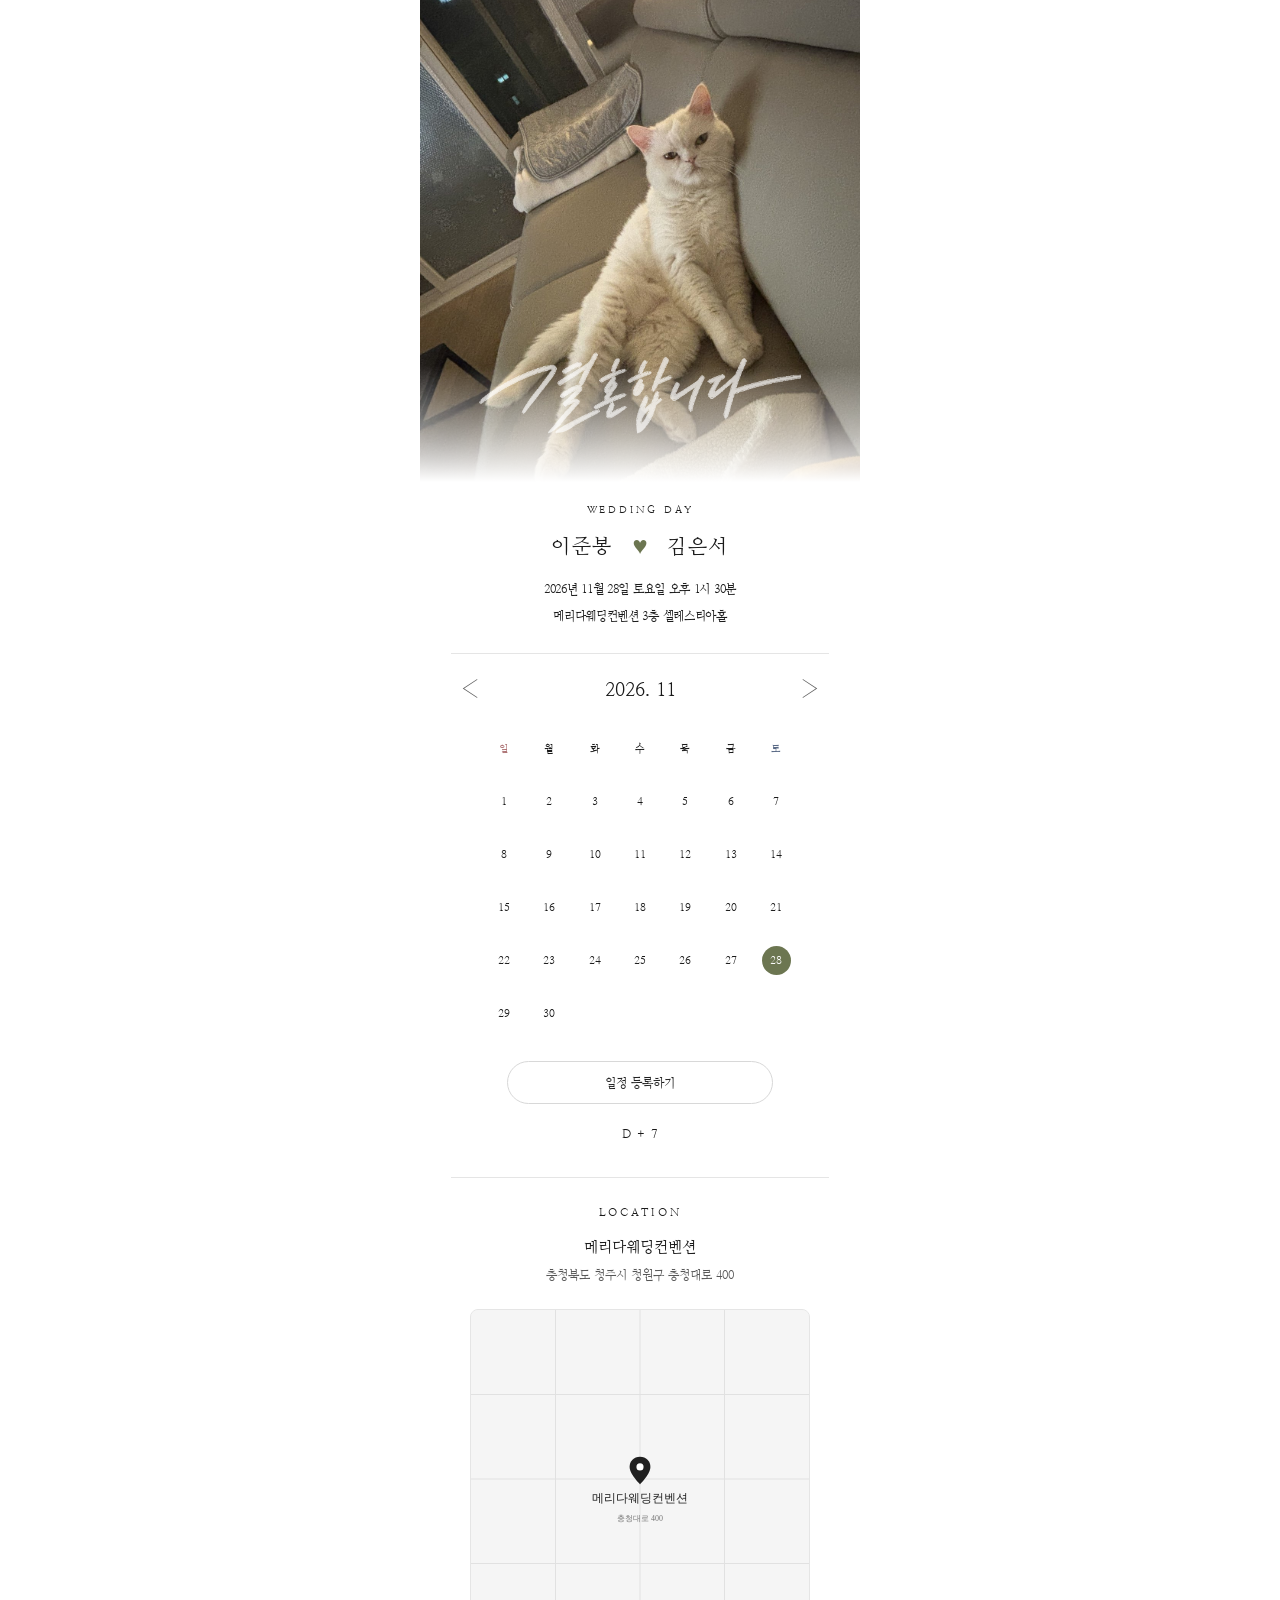
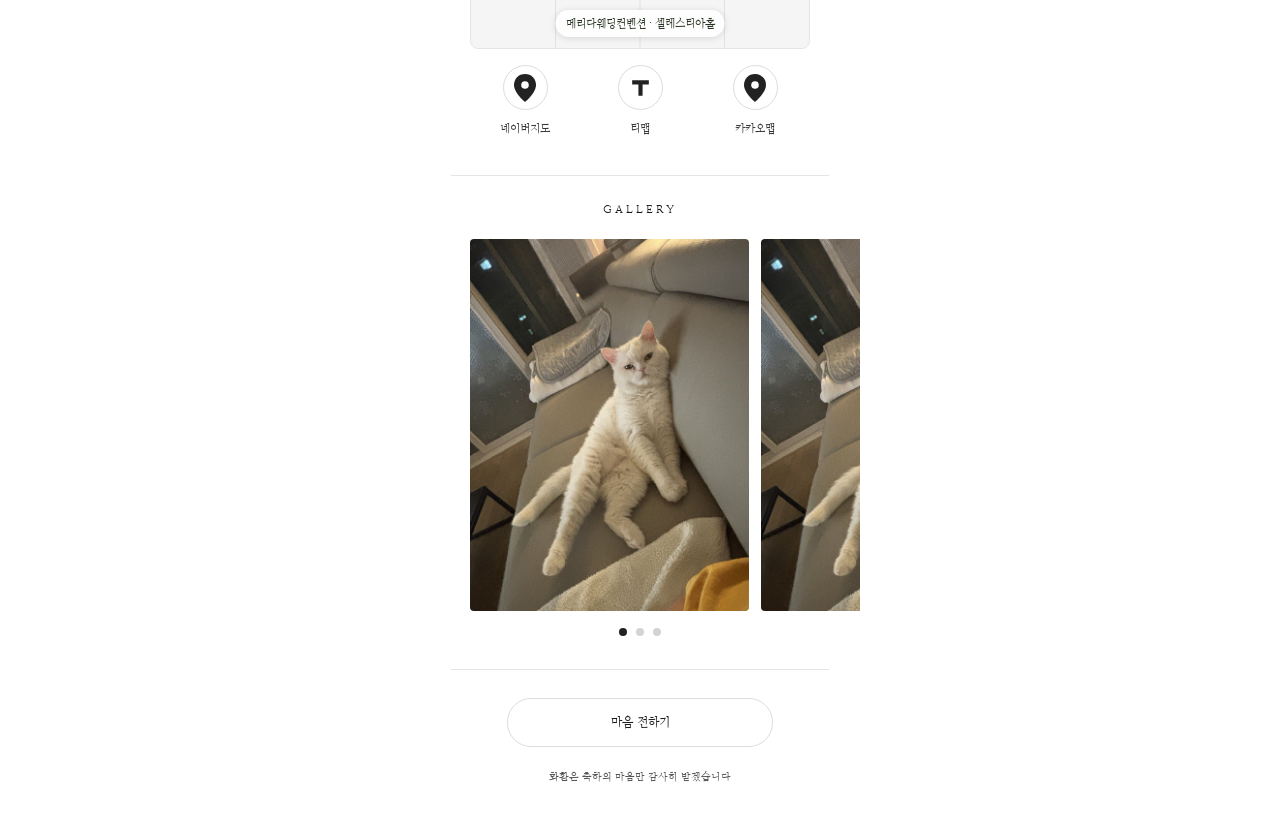
<file: test_url_25/index.html>
<!DOCTYPE html>

<html lang="ko"><head><meta charset="utf-8"/><meta content="width=device-width, initial-scale=1" name="viewport"/><title>이준봉 ♥ 김은서 결혼식</title><style></style><link href="styles.css" rel="stylesheet"/><style> .calendar-chooser{width:100%;margin:0 auto;text-align:center}.calendar-chooser summary{list-style:none;cursor:pointer;user-select:none}.calendar-chooser summary::-webkit-details-marker{display:none}.calendar-chooser[open] summary{border-color:#999}.native-choice-panel{position:relative;z-index:5;width:min(100%,340px);margin:11px auto 0;background:#fff;border:1px solid #e9e9e9;border-radius:15px;padding:14px;box-shadow:0 8px 22px #0001}.native-choice-panel .popup-head{display:block;font-size:14px}.native-choice-panel .popup-close-hint{display:block;margin:3px 0 7px;font:10px/1.5 system-ui,sans-serif;color:#777}.native-choice-panel .calendar-choice{box-sizing:border-box}.native-choice-panel .choice-icon{flex:none}.calendar-chooser:not([open]) .native-choice-panel{display:none}</style><style>.native-choice-panel .choice-detail>summary{list-style:none;cursor:pointer}.native-choice-panel .choice-detail>summary::-webkit-details-marker{display:none}.native-choice-panel .choice-detail[open]>summary{border-color:#888}.choice-icon .brand-icon{width:23px;height:23px;display:block}.choice-expansion{text-align:left;font:12px/1.7 system-ui,sans-serif;color:#555;border:1px solid #ededed;border-radius:10px;padding:12px;margin:-1px 0 8px}.choice-expansion p{margin:0 0 10px}.event-fallback{border-left:2px solid #333;padding:6px 10px;margin:10px 0;background:#fafafa}.event-fallback p{margin:4px 0 0}.file-link{display:block;padding:10px;border:1px solid #ddd;border-radius:8px;text-decoration:none;color:#222;margin:7px 0;font-size:12px}.file-note{margin:11px 0 0;color:#777;font:10px/1.5 system-ui,sans-serif}.calendar-chooser summary{list-style:none}</style><style>.location{padding-bottom:34px}.map-outer{width:min(100%,340px);margin:15px auto 0}.map-frame{width:100%;aspect-ratio:1;position:relative;background:#f2f2f2;border:1px solid #e5e5e5;border-radius:8px;overflow:hidden}.map-frame iframe{width:100%;height:100%;border:0;position:relative;z-index:1}.map-fallback{position:absolute;inset:0;display:flex;align-items:center;justify-content:center;flex-direction:column;gap:9px;font:12px/1.5 system-ui,sans-serif;color:#555;z-index:0}.map-fallback strong{font-size:14px}.map-credit{font:9px/1.6 system-ui,sans-serif;color:#888;text-align:right;margin:4px 0 8px}.map-apps{display:flex;justify-content:space-around;gap:5px}.map-apps>a{display:flex;flex-direction:column;align-items:center;gap:7px;color:#333;text-decoration:none;min-width:74px;font-family:WeddingSerif,"Nanum Myeongjo",serif;font-size:11px;line-height:1.4;letter-spacing:0}.map-app-icon{width:45px;height:45px;border-radius:50%;border:1px solid #dcdcdc;display:grid;place-items:center;background:white;color:#222}.map-apps svg{display:block}.tmap-fallback-note{font-family:WeddingSerif,"Nanum Myeongjo",serif;font-size:10px;line-height:1.6;color:#777;margin:12px 0 0;text-align:center}.tmap-fallback-note a{color:inherit;text-decoration:underline}@media(min-width:441px){.map-outer{width:340px}}</style><style>
.gallery-section{padding:18px 0 23px;text-align:center;overflow:hidden}.gallery-section h2{font-size:11px;letter-spacing:.28em;font-weight:400;margin:0 0 17px}.gallery-area{position:relative;--gallery-slide-width:min(82%,308px)}.gallery-track{display:flex;overflow-x:auto;scroll-snap-type:x mandatory;-webkit-overflow-scrolling:touch;scrollbar-width:none;gap:12px;padding-inline:calc((100% - var(--gallery-slide-width))/2);scroll-padding-inline:calc((100% - var(--gallery-slide-width))/2);touch-action:pan-x pan-y;overscroll-behavior-x:contain;scroll-behavior:smooth}.gallery-track::-webkit-scrollbar{display:none}.gallery-slide{flex:0 0 var(--gallery-slide-width);margin:0;scroll-snap-align:center;scroll-snap-stop:always;aspect-ratio:3/4;background:#f4f4f4;overflow:hidden;border-radius:4px}.gallery-slide img{width:100%;height:100%;object-fit:cover;display:block}.gallery-nav{position:absolute;top:50%;transform:translateY(-50%);width:36px;height:36px;border:0;display:grid;place-items:center;background:#fff;border-radius:50%;box-shadow:0 1px 8px #0002;font:26px/1 Georgia,serif;color:#252525;cursor:pointer;z-index:2}.gallery-nav.prev{left:14px}.gallery-nav.next{right:14px}.gallery-nav:disabled{opacity:.35;cursor:default}.gallery-dots{display:flex;justify-content:center;gap:9px;margin:11px auto 0}.gallery-dot{width:7px;height:7px;border-radius:50%;background:#d3d3d3}.gallery-dot.is-active{background:#222}.gallery-empty{font-size:12px;color:#777}@media(max-width:360px){.gallery-area{--gallery-slide-width:min(84%,292px)}.gallery-nav{width:34px;height:34px}}
</style><style>.gallery-track{--new-width:min(82%,340px);gap:12px;padding-inline:calc((100% - var(--new-width))/2);scroll-padding-inline:calc((100% - var(--new-width))/2);scroll-snap-type:x mandatory;overscroll-behavior-x:contain;scroll-behavior:smooth}.gallery-slide{position:relative;flex:0 0 var(--new-width);scroll-snap-align:center;scroll-snap-stop:always}.gallery-arrow{position:absolute;top:50%;transform:translateY(-50%);width:38px;height:38px;background:#fff;color:#222;border-radius:50%;display:grid;place-items:center;z-index:3;box-shadow:0 2px 8px #0002;text-decoration:none;font:26px/1 Georgia,serif}.gallery-prev{left:10px}.gallery-next{right:10px}.gallery-dot{display:block}.gallery-arrow:focus-visible,.gallery-dot:focus-visible{outline:2px solid #222;outline-offset:2px}@media(max-width:360px){.gallery-track{--new-width:84%}}
.contribution{padding:19px 23px 30px;text-align:center}.contribution-toggle{display:flex;align-items:center;justify-content:center;list-style:none;min-height:43px;border:1px solid #ddd;border-radius:24px;font-size:12px;cursor:pointer}.contribution-toggle::-webkit-details-marker{display:none}.contribution-panel{margin-top:12px;border:1px solid #eee;border-radius:11px;padding:13px}.account-side h3{background:#f6f6f6;margin:8px 0;padding:8px;font-size:12px;font-weight:400}.account-row{display:flex;text-align:left;align-items:center;gap:10px;padding:10px 0;border-bottom:1px solid #eee}.account-text{flex:1;min-width:0;overflow-wrap:anywhere;display:flex;flex-direction:column;font-size:11px;gap:5px}.copy-account{font-family:inherit;border:1px solid #ddd;background:#fff;border-radius:14px;padding:7px;min-width:48px;font-size:11px}.copy-account:disabled{opacity:.35}.contribution-note{font-size:10px;color:#555;line-height:1.8}.copy-status{font-size:11px;color:#555}</style><style>
/* P13: fixed 1:1 square independent of iframe intrinsic size */
.map-outer{width:min(100%,340px);margin-inline:auto}
.map-frame{position:relative!important;width:100%!important;height:auto!important;aspect-ratio:1/1!important;min-height:0!important;max-height:none!important;overflow:hidden!important}
.map-frame iframe,.map-frame .map-fallback{position:absolute!important;inset:0!important;width:100%!important;height:100%!important}
.tmap-fallback-note{display:none!important}
/* P15: native radio-state carousel, no JavaScript required for arrow taps */
.gallery-section{overflow:hidden}.gallery-area{position:relative;overflow:hidden;width:100%;--slide-width:min(82vw,340px);--slide-gap:12px}
.gallery-track{display:flex!important;gap:var(--slide-gap)!important;overflow:visible!important;padding:0 calc((100% - var(--slide-width))/2)!important;scroll-behavior:auto!important;scroll-snap-type:none!important;transform:translateX(0);transition:transform .26s ease;will-change:transform;touch-action:pan-y}
.gallery-slide{flex:0 0 var(--slide-width)!important;width:var(--slide-width)!important;aspect-ratio:3/4;position:relative;scroll-snap-align:none!important;overflow:hidden;border-radius:4px;margin:0}
.gallery-slide img{width:100%;height:100%;display:block;object-fit:cover}
.gallery-radio{position:absolute;opacity:0;pointer-events:none;width:1px;height:1px}
#gallery-select-2:checked~.gallery-area .gallery-track{transform:translateX(calc(-1 * (var(--slide-width) + var(--slide-gap))))}
#gallery-select-3:checked~.gallery-area .gallery-track{transform:translateX(calc(-2 * (var(--slide-width) + var(--slide-gap))))}
.gallery-arrow{position:absolute!important;top:50%;transform:translateY(-50%);width:38px;height:38px;background:#fff;color:#222;border-radius:50%;display:grid;place-items:center;z-index:5;box-shadow:0 2px 8px #0002;text-decoration:none;font:26px/1 Georgia,serif;cursor:pointer;user-select:none;-webkit-tap-highlight-color:transparent}
.gallery-arrow.gallery-prev{left:9px}.gallery-arrow.gallery-next{right:9px}
.gallery-dots{display:flex;gap:9px;justify-content:center;margin:11px auto 0}
.gallery-dot{width:8px;height:8px;border-radius:50%;background:#d4d4d4;cursor:pointer;display:block}
#gallery-select-1:checked~.gallery-dots label[for="gallery-select-1"],#gallery-select-2:checked~.gallery-dots label[for="gallery-select-2"],#gallery-select-3:checked~.gallery-dots label[for="gallery-select-3"]{background:#222}
@media(max-width:360px){.gallery-area{--slide-width:84vw}.gallery-arrow{width:34px;height:34px}}
</style><style>
/* P09 calendar: no vertically compressed cells; preserve seven columns and date order. */
.calendar-section{padding:15px 9% 18px}
.calendar-grid{width:min(100%,318px);aspect-ratio:1/1;margin-inline:auto;display:grid;grid-template-columns:repeat(7,minmax(0,1fr));grid-template-rows:repeat(6,minmax(0,1fr));row-gap:0;align-items:stretch}
.calendar-grid .weekday{height:100%;display:grid;place-items:center;padding:0;font-size:10px}
.calendar-grid .day{height:100%;min-height:0;display:grid;place-items:center;font-size:11px}
.calendar-grid .wedding-date{height:29px;width:29px;min-height:29px;align-self:center;justify-self:center}
/* P13 map: use intrinsic aspect ratio of square wrapper; iframe never establishes height. */
.map-outer{width:min(100%,340px)}
.map-frame{width:100%!important;aspect-ratio:1/1!important;height:auto!important;position:relative!important;overflow:hidden!important}
.map-frame>iframe,.map-frame>.map-fallback{position:absolute!important;inset:0!important;width:100%!important;height:100%!important;box-sizing:border-box!important}
/* P15: native touch scrolling + scroll snap, not transformed radio state. */
.gallery-section{overflow:hidden}
.gallery-area{--gallery-size:min(82vw,340px);position:relative;overflow:hidden;width:100%;}
.gallery-track{display:flex!important;flex-wrap:nowrap!important;gap:12px!important;box-sizing:border-box!important;overflow-x:auto!important;overflow-y:hidden!important;scroll-snap-type:x mandatory!important;scroll-padding-inline:calc((100% - var(--gallery-size))/2)!important;padding:0 calc((100% - var(--gallery-size))/2)!important;transform:none!important;transition:none!important;scroll-behavior:smooth!important;touch-action:pan-x pan-y!important;overscroll-behavior-x:contain;-webkit-overflow-scrolling:touch;scrollbar-width:none;}
.gallery-track::-webkit-scrollbar{display:none}
.gallery-slide{flex:0 0 var(--gallery-size)!important;width:var(--gallery-size)!important;min-width:0!important;position:relative!important;aspect-ratio:3/4!important;margin:0!important;scroll-snap-align:center!important;scroll-snap-stop:always!important;overflow:hidden!important;border-radius:4px}
.gallery-slide img{display:block;width:100%;height:100%;object-fit:cover;pointer-events:none}
.gallery-arrow{position:absolute!important;top:50%!important;transform:translateY(-50%)!important;width:38px;height:38px;background:white;color:#222;border-radius:50%;display:grid;place-items:center;z-index:4;text-decoration:none;box-shadow:0 2px 8px #0003;cursor:pointer;font:26px/1 Georgia,serif;touch-action:manipulation}
.gallery-arrow.gallery-prev{left:10px!important}
.gallery-arrow.gallery-next{right:10px!important}
.gallery-dots{display:flex;justify-content:center;gap:9px;margin:11px auto 0}
.gallery-dot{display:block;width:8px;height:8px;border-radius:50%;background:#d3d3d3}
.gallery-dot.is-active{background:#222}
.gallery-radio{display:none!important}
@media(max-width:360px){.gallery-area{--gallery-size:84vw}.gallery-arrow{width:34px;height:34px}}
</style><style>
/* P15: user explicitly removed gallery arrow controls */
.gallery-arrow,.gallery-nav{display:none!important}
.gallery-track{display:flex!important;overflow-x:auto!important;overflow-y:hidden!important;scroll-snap-type:x mandatory!important;scroll-behavior:smooth!important;overscroll-behavior-x:contain;touch-action:pan-x pan-y!important;transform:none!important;transition:none!important;gap:12px!important;--gallery-width:min(82%,340px);padding-inline:calc((100% - var(--gallery-width))/2)!important;scroll-padding-inline:calc((100% - var(--gallery-width))/2)!important}
.gallery-slide{position:relative;flex:0 0 var(--gallery-width)!important;width:var(--gallery-width)!important;scroll-snap-align:center!important;scroll-snap-stop:always!important;aspect-ratio:3/4}
.gallery-slide img{width:100%;height:100%;object-fit:cover}
/* P17/18: approved gift icon, bride/groom mutually exclusive tab */
.contribution-toggle{gap:12px;font-family:WeddingSerif,"Nanum Myeongjo",serif}
.gift-icon{flex:none;display:inline-block;vertical-align:middle}
.contribution-tabs{display:flex;width:100%;border-bottom:1px solid #ededed;background:#fafafa;margin:0 0 9px}
.contribution-tab{width:50%;border:0;border-bottom:2px solid transparent;border-radius:0;background:transparent;min-height:39px;color:#777;cursor:pointer;font:12px/1.4 WeddingSerif,"Nanum Myeongjo",serif}
.contribution-tab[aria-selected="true"]{color:#222;background:#fff;border-bottom-color:#333}
.contribution-tabpanel[hidden]{display:none!important}
.contribution-tabpanel{min-width:0}
.contribution-panel{padding:12px 13px 16px}
.account-side h3{display:none}
.account-row:last-child{border-bottom:none}
.contribution-tab:focus-visible{outline:2px solid #333;outline-offset:-2px}
</style><style>
/* P18: iPhone local HTML safe — radio/label tabs, no JavaScript dependency. */
.contribution-panel .account-choice{position:absolute;width:1px;height:1px;opacity:0;clip-path:inset(50%);overflow:hidden}
.contribution-tabs .contribution-tab{display:flex;align-items:center;justify-content:center;width:50%;min-height:39px;cursor:pointer;user-select:none;-webkit-tap-highlight-color:transparent;font:12px/1.4 WeddingSerif,"Nanum Myeongjo",serif;color:#777;border-bottom:2px solid transparent}
#account-groom:checked~.contribution-tabs label[for="account-groom"],#account-bride:checked~.contribution-tabs label[for="account-bride"]{color:#222;background:#fff;border-bottom-color:#333}
.contribution-panel>.contribution-tabpanel{display:none!important}
#account-groom:checked~#panel-groom,#account-bride:checked~#panel-bride{display:block!important}
#account-groom:focus-visible~.contribution-tabs label[for="account-groom"],#account-bride:focus-visible~.contribution-tabs label[for="account-bride"]{outline:2px solid #333;outline-offset:-2px}
</style><style id="requested-layout-fix">
/* Requested account rows: bank (5 Hangul chars) | number on row 1, holder on row 2. */
.account-row .account-text{display:flex;flex-direction:column;gap:5px;flex:1;min-width:0;overflow-wrap:normal;text-align:left}
.account-row .account-first-line{display:flex;align-items:baseline;gap:9px;min-width:0;width:100%;font-size:11px;line-height:1.6}
.account-row .account-bank{display:inline-block;flex:0 0 5em;min-width:5em;max-width:5em;white-space:nowrap;overflow:hidden;text-overflow:ellipsis}
.account-row .account-separator{flex:0 0 auto;color:#c9c9c9}
.account-row .account-number{flex:1;min-width:0;overflow-wrap:anywhere;letter-spacing:0}
.account-row .account-holder{display:block;font-size:11px;line-height:1.6;color:#555}
.account-row .copy-account{flex:0 0 auto;align-self:center}
.map-credit{display:none!important}
</style><style id="spacing-rhythm-v1">
/* P20: unified whitespace rhythm — approved proportions retained. */
:root{--gap-line:8px;--gap-item:14px;--gap-block:24px;--gap-section:32px}
/* Important: keep cover crop, lettering, and square calendar/map geometry unchanged. */
.intro{padding-top:22px!important;padding-bottom:26px!important}
.intro .eyebrow{margin-bottom:18px!important}
.intro .names{margin-bottom:17px!important}
.intro .event-line,.intro .hall-line{line-height:1.85!important}
.intro .hall-line{margin-top:5px!important}
.calendar-section{padding-top:23px!important;padding-bottom:28px!important}
.calendar-section .month{margin-bottom:21px!important}
/* Keep the calendar-grid square, only change its surrounding whitespace. */
.calendar-grid{aspect-ratio:1 / 1!important}
.calendar-chooser{margin-top:21px!important}
.calendar-chooser>.secondary,.calendar-chooser>summary.secondary{margin-top:20px!important}
.calendar-chooser .native-choice-panel{margin-top:14px!important;padding-top:16px!important;padding-bottom:17px!important}
.calendar-choice{margin-bottom:9px!important}
.dday{margin-top:23px!important;margin-bottom:8px!important}
.location{padding-top:28px!important;padding-bottom:38px!important}
.location h2{margin-top:0!important;margin-bottom:19px!important}
.location>p{margin-top:0!important;margin-bottom:9px!important}
.location address{line-height:1.85!important}
.location .map-outer{margin-top:23px!important}
/* Do not alter the map width, height, aspect ratio or iframe fit. */
.location .map-credit{margin-top:7px!important;margin-bottom:13px!important}
.location .map-apps{margin-top:16px!important}
.location .map-apps>a{gap:11px!important}
.gallery-section{padding-top:27px!important;padding-bottom:33px!important}
.gallery-section h2{margin-bottom:23px!important}
.gallery-dots{margin-top:17px!important}
.contribution{padding-top:28px!important;padding-bottom:38px!important}
.contribution-toggle{min-height:49px!important}
.contribution-panel{margin-top:18px!important;padding:18px 16px 19px!important}
.contribution-tabs{margin-bottom:16px!important}
.contribution-tabs .contribution-tab{min-height:45px!important}
.account-row{padding-top:16px!important;padding-bottom:16px!important;gap:14px!important}
.account-row .account-text{gap:9px!important}
.account-row .account-first-line{line-height:1.8!important}
.account-row .account-holder{line-height:1.8!important}
.contribution-note{margin-top:20px!important;line-height:2!important}
@media(max-width:359px){.intro{padding-inline:8px!important}.calendar-section{padding-inline:8%!important}.account-row{gap:8px!important}}
</style><style>.map-external-fallback{display:inline-block;font:inherit;color:#444;text-underline-offset:3px}.map-fallback{font-family:WeddingSerif,"Nanum Myeongjo",serif}</style><link href="vendor/leaflet.css" rel="stylesheet"/><script defer="" src="vendor/leaflet.js"></script><script defer="" src="map-interaction.js"></script><script defer src="gallery-dynamic.js"></script><script defer src="cover-photo.js"></script></head><body><main class="page"><section aria-label="결혼식 표지" class="cover"><img alt="표지 사진" class="cover-photo" src="assets/cover.jpg"/><img alt="결혼합니다" class="lettering" src="assets/lettering.png"/></section><section class="intro"><p class="eyebrow">WEDDING DAY</p><p class="names">이준봉 <span aria-hidden="true" class="heart">♥</span> 김은서</p><p class="event-line"><time datetime="2026-11-28T13:30">2026년 11월 28일 토요일 오후 1시 30분</time></p><p class="hall-line">메리다웨딩컨벤션 3층 셀레스티아홀</p></section><div class="rule"></div><section aria-label="2026년 11월 달력" class="calendar-section"><p class="month"><span aria-hidden="true" class="arrow">‹</span><span>2026. 11</span><span aria-hidden="true" class="arrow">›</span></p><div class="calendar-grid"><span class="weekday">일</span><span class="weekday">월</span><span class="weekday">화</span><span class="weekday">수</span><span class="weekday">목</span><span class="weekday">금</span><span class="weekday">토</span><span class="day">1</span><span class="day">2</span><span class="day">3</span><span class="day">4</span><span class="day">5</span><span class="day">6</span><span class="day">7</span><span class="day">8</span><span class="day">9</span><span class="day">10</span><span class="day">11</span><span class="day">12</span><span class="day">13</span><span class="day">14</span><span class="day">15</span><span class="day">16</span><span class="day">17</span><span class="day">18</span><span class="day">19</span><span class="day">20</span><span class="day">21</span><span class="day">22</span><span class="day">23</span><span class="day">24</span><span class="day">25</span><span class="day">26</span><span class="day">27</span><span aria-label="11월 28일 예식일" class="day wedding-date">28</span><span class="day">29</span><span class="day">30</span><span aria-hidden="true" class="day empty"></span><span aria-hidden="true" class="day empty"></span><span aria-hidden="true" class="day empty"></span><span aria-hidden="true" class="day empty"></span><span aria-hidden="true" class="day empty"></span></div><details class="calendar-chooser" id="calendar-chooser"><summary aria-label="일정 등록 메뉴 열기" class="secondary" id="add-to-calendar">일정 등록하기</summary><div class="native-choice-panel"><a class="calendar-choice" href="https://calendar.google.com/calendar/render?action=TEMPLATE&amp;text=%EC%9D%B4%EC%A4%80%EB%B4%89+%E2%99%A5+%EA%B9%80%EC%9D%80%EC%84%9C+%EA%B2%B0%ED%98%BC%EC%8B%9D&amp;dates=20261128T133000%2F20261128T143000&amp;ctz=Asia%2FSeoul&amp;details=%EA%B2%B0%ED%98%BC%EC%8B%9D+%EC%B4%88%EB%8C%80&amp;location=%EB%A9%94%EB%A6%AC%EB%8B%A4%EC%9B%A8%EB%94%A9%EC%BB%A8%EB%B2%A4%EC%85%98+3%EC%B8%B5+%EC%85%80%EB%A0%88%EC%8A%A4%ED%8B%B0%EC%95%84%ED%99%80%2C+%EC%B6%A9%EC%B2%AD%EB%B6%81%EB%8F%84+%EC%B2%AD%EC%A3%BC%EC%8B%9C+%EC%B2%AD%EC%9B%90%EA%B5%AC+%EC%B6%A9%EC%B2%AD%EB%8C%80%EB%A1%9C+400" id="google-calendar" rel="noopener noreferrer" target="_blank"><span class="choice-label">Google 캘린더에 추가하기</span></a><a class="calendar-choice" href="https://outlook.live.com/calendar/deeplink/compose?path=%2Fcalendar%2Faction%2Fcompose&amp;rru=addevent&amp;subject=%EC%9D%B4%EC%A4%80%EB%B4%89+%E2%99%A5+%EA%B9%80%EC%9D%80%EC%84%9C+%EA%B2%B0%ED%98%BC%EC%8B%9D&amp;startdt=2026-11-28T13%3A30%3A00&amp;enddt=2026-11-28T14%3A30%3A00&amp;location=%EB%A9%94%EB%A6%AC%EB%8B%A4%EC%9B%A8%EB%94%A9%EC%BB%A8%EB%B2%A4%EC%85%98+3%EC%B8%B5+%EC%85%80%EB%A0%88%EC%8A%A4%ED%8B%B0%EC%95%84%ED%99%80%2C+%EC%B6%A9%EC%B2%AD%EB%B6%81%EB%8F%84+%EC%B2%AD%EC%A3%BC%EC%8B%9C+%EC%B2%AD%EC%9B%90%EA%B5%AC+%EC%B6%A9%EC%B2%AD%EB%8C%80%EB%A1%9C+400&amp;body=%EA%B2%B0%ED%98%BC%EC%8B%9D+%EC%B4%88%EB%8C%80+%C2%B7+%ED%95%9C%EA%B5%AD+%EC%8B%9C%EA%B0%84%28Asia%2FSeoul%29+%EA%B8%B0%EC%A4%80" id="outlook-calendar" rel="noopener noreferrer" target="_blank"><span class="choice-label">Outlook 캘린더에 추가하기</span></a><a class="calendar-choice" href="wedding-20261128.ics" id="other-calendar" type="text/calendar"><span class="choice-label">기타(아이폰) 캘린더에 추가하기</span></a></div></details><p class="dday" data-target="2026-11-28" id="dday"><strong>D - 35</strong></p></section><div class="rule"></div><section class="location"><h2>LOCATION</h2><p>메리다웨딩컨벤션</p><address>충청북도 청주시 청원구 충청대로 400</address><div class="map-outer"><div aria-label="메리다웨딩컨벤션 위치 지도 — 온라인에서 확대, 축소, 이동 가능" class="map-frame" data-lat="36.6863283393705" data-lng="127.510974315734" style="width:100%;aspect-ratio:1/1;height:auto;position:relative;"><img alt="메리다웨딩컨벤션 위치 안내. 정확한 지도는 온라인에서 표시됩니다." class="map-static" src="assets/map-location-schematic.svg"/><div aria-label="확대 축소와 이동이 가능한 지도" id="interactive-map"></div><div aria-label="예식장 위치" class="venue-map-caption">메리다웨딩컨벤션 · 셀레스티아홀</div><div aria-label="지도 확대 축소" class="map-zoom-controls"><button aria-label="지도 확대" data-map-action="zoom-in" type="button">+</button><button aria-label="지도 축소" data-map-action="zoom-out" type="button">−</button></div></div><nav aria-label="지도 앱 바로가기" class="map-apps"><a href="https://app.map.naver.com/launchApp/?elat=36.6863283393705&amp;elng=127.510974315734&amp;etitle=%EB%A9%94%EB%A6%AC%EB%8B%A4%EC%9B%A8%EB%94%A9%EC%BB%A8%EB%B2%A4%EC%85%98&amp;menu=route&amp;version=11" rel="noopener noreferrer" target="_blank"><span class="map-app-icon"><svg aria-hidden="true" height="28" viewbox="0 0 24 28" width="24"><path d="M12 0C5.5 0 1 4.9 1 11c0 8 11 17 11 17s11-9 11-17C23 4.9 18.5 0 12 0Z" fill="currentColor"></path><circle cx="12" cy="11" fill="white" r="3.8"></circle></svg></span><span>네이버지도</span></a><a aria-label="티맵 앱으로 목적지 길찾기" href="tmap://?rGoName=%EB%A9%94%EB%A6%AC%EB%8B%A4%EC%9B%A8%EB%94%A9%EC%BB%A8%EB%B2%A4%EC%85%98&amp;rGoX=127.510974315734&amp;rGoY=36.6863283393705"><span class="map-app-icon"><svg aria-hidden="true" height="25" viewbox="0 0 24 24" width="25"><path d="M4 5h16v4h-6v11h-4V9H4Z" fill="currentColor"></path></svg></span><span>티맵</span></a><a href="https://map.kakao.com/link/to/%EB%A9%94%EB%A6%AC%EB%8B%A4%EC%9B%A8%EB%94%A9%EC%BB%A8%EB%B2%A4%EC%85%98,36.6863283393705,127.510974315734" rel="noopener noreferrer" target="_blank"><span class="map-app-icon"><svg aria-hidden="true" height="28" viewbox="0 0 24 28" width="24"><path d="M12 0C5.5 0 1 4.9 1 11c0 8 11 17 11 17s11-9 11-17C23 4.9 18.5 0 12 0Z" fill="currentColor"></path><circle cx="12" cy="11" fill="white" r="3.8"></circle></svg></span><span>카카오맵</span></a></nav></div></section><div class="rule"></div><section aria-labelledby="gallery-heading" class="gallery-section"><h2 id="gallery-heading">GALLERY</h2><div class="gallery-area"><div aria-label="사진 갤러리, 좌우로 넘겨 한 장씩 이동" class="gallery-track" id="gallery-track" tabindex="0"></div></div><div aria-label="갤러리 사진 위치" class="gallery-dots" id="gallery-dots"></div></section><div class="rule"></div><section class="contribution"><details><summary class="contribution-toggle">마음 전하기<span class="toggle-chevron">⌄</span></summary><div class="contribution-panel"><input aria-label="신랑측" checked="" class="account-choice" id="account-groom" name="account-side" type="radio"/><input aria-label="신부측" class="account-choice" id="account-bride" name="account-side" type="radio"/><div aria-label="계좌 구분" class="contribution-tabs"><label class="contribution-tab" for="account-groom">신랑측</label><label class="contribution-tab" for="account-bride">신부측</label></div><div class="contribution-tabpanel" id="panel-groom"><div class="account-side"><h3>신랑측</h3><div class="account-row" data-account-index="0" data-account-side="groom"><div class="account-text"><div class="account-first-line"><span class="account-bank">은행 미입력</span><span aria-hidden="true" class="account-separator">|</span><span class="account-number">계좌번호 미입력</span></div><span class="account-holder">예금주 미입력</span></div><button aria-label="계좌번호 복사" class="copy-account" disabled="" type="button">복사</button></div><div class="account-row" data-account-index="1" data-account-side="groom"><div class="account-text"><div class="account-first-line"><span class="account-bank">은행 미입력</span><span aria-hidden="true" class="account-separator">|</span><span class="account-number">계좌번호 미입력</span></div><span class="account-holder">예금주 미입력</span></div><button aria-label="계좌번호 복사" class="copy-account" disabled="" type="button">복사</button></div><div class="account-row" data-account-index="2" data-account-side="groom"><div class="account-text"><div class="account-first-line"><span class="account-bank">은행 미입력</span><span aria-hidden="true" class="account-separator">|</span><span class="account-number">계좌번호 미입력</span></div><span class="account-holder">예금주 미입력</span></div><button aria-label="계좌번호 복사" class="copy-account" disabled="" type="button">복사</button></div></div></div><div class="contribution-tabpanel" id="panel-bride"><div class="account-side"><h3>신부측</h3><div class="account-row" data-account-index="0" data-account-side="bride"><div class="account-text"><div class="account-first-line"><span class="account-bank">은행 미입력</span><span aria-hidden="true" class="account-separator">|</span><span class="account-number">계좌번호 미입력</span></div><span class="account-holder">예금주 미입력</span></div><button aria-label="계좌번호 복사" class="copy-account" disabled="" type="button">복사</button></div></div></div><p class="copy-status" role="status"></p></div></details><p class="contribution-note">화환은 축하의 마음만 감사히 받겠습니다</p></section></main><script id="wedding-data" type="application/json">{"groom": "이준봉", "bride": "김은서", "date": "2026-11-28", "time": "13:30", "venue": "메리다웨딩컨벤션", "hall": "3층 셀레스티아홀", "address": "충청북도 청주시 청원구 충청대로 400"}</script><script>
(function(){
 try { var e=document.getElementById('dday');if(!e)return;var t=e.getAttribute('data-target');var now=new Date();var parts=new Intl.DateTimeFormat('en-CA',{timeZone:'Asia/Seoul',year:'numeric',month:'2-digit',day:'2-digit'}).formatToParts(now);var o={};parts.forEach(function(p){o[p.type]=p.value});var today=Date.UTC(+o.year,+o.month-1,+o.day);var x=t.split('-');var target=Date.UTC(+x[0],+x[1]-1,+x[2]);var n=Math.round((target-today)/86400000);e.textContent=n>0?'D - '+n:n===0?'D - DAY':'D + '+Math.abs(n); }catch(e){}
})();
</script><script>/* 기존 3장 고정 갤러리 점 동기화는 동적 갤러리 스크립트로 대체. */</script><script id="account-config" type="application/json">{"groom": [{"bank": "", "number": "", "holder": ""}, {"bank": "", "number": "", "holder": ""}, {"bank": "", "number": "", "holder": ""}], "bride": [{"bank": "", "number": "", "holder": ""}]}</script><script>(function(){'use strict';
const rows=[...document.querySelectorAll('.account-row[data-account-side]')];
const live=document.querySelector('.copy-status');
function say(message){if(live)live.textContent=message;}
function apply(accounts){rows.forEach(row=>{const side=row.dataset.accountSide;const index=Number(row.dataset.accountIndex);const a=(accounts[side]||[])[index]||{};const bank=String(a.bank||'').trim(),number=String(a.number||'').trim(),holder=String(a.holder||'').trim();row.querySelector('.account-bank').textContent=bank||'은행 미입력';row.querySelector('.account-number').textContent=number||'계좌번호 미입력';row.querySelector('.account-holder').textContent=holder||'예금주 미입력';const btn=row.querySelector('.copy-account');btn.disabled=!(bank&&number&&holder);btn.dataset.copyDetails=btn.disabled?'':[bank,number,holder].join('\n');});}
async function copyText(text){if(navigator.clipboard&&window.isSecureContext){try{await navigator.clipboard.writeText(text);return true;}catch(_){}}
const t=document.createElement('textarea');t.value=text;t.setAttribute('readonly','');t.style.position='fixed';t.style.opacity='0';t.style.left='-9999px';document.body.appendChild(t);t.focus();t.select();t.setSelectionRange(0,t.value.length);let ok=false;try{ok=document.execCommand('copy');}catch(_){}t.remove();return ok;}
rows.forEach(row=>row.querySelector('.copy-account').addEventListener('click',async function(){if(this.disabled||!this.dataset.copyDetails)return;const ok=await copyText(this.dataset.copyDetails);say(ok?'은행명, 계좌번호, 예금주가 복사되었습니다.':'복사할 수 없습니다. 은행명, 계좌번호, 예금주를 확인해주세요.');}));
const payload=document.getElementById('account-config');if(!payload)return;try{apply(JSON.parse(payload.textContent));}catch(_){say('계좌 정보를 읽지 못했습니다.');}
})();</script><script>/* 달력 메뉴 외부 터치 시 닫기: 기존 링크 이동 이벤트는 변경하지 않습니다. */
(function(){const chooser=document.getElementById('calendar-chooser');if(!chooser)return;document.addEventListener('pointerdown',function(event){if(chooser.open&&!chooser.contains(event.target))chooser.open=false;});document.addEventListener('keydown',function(event){if(event.key==='Escape')chooser.open=false;});})();</script></body></html>
</file>
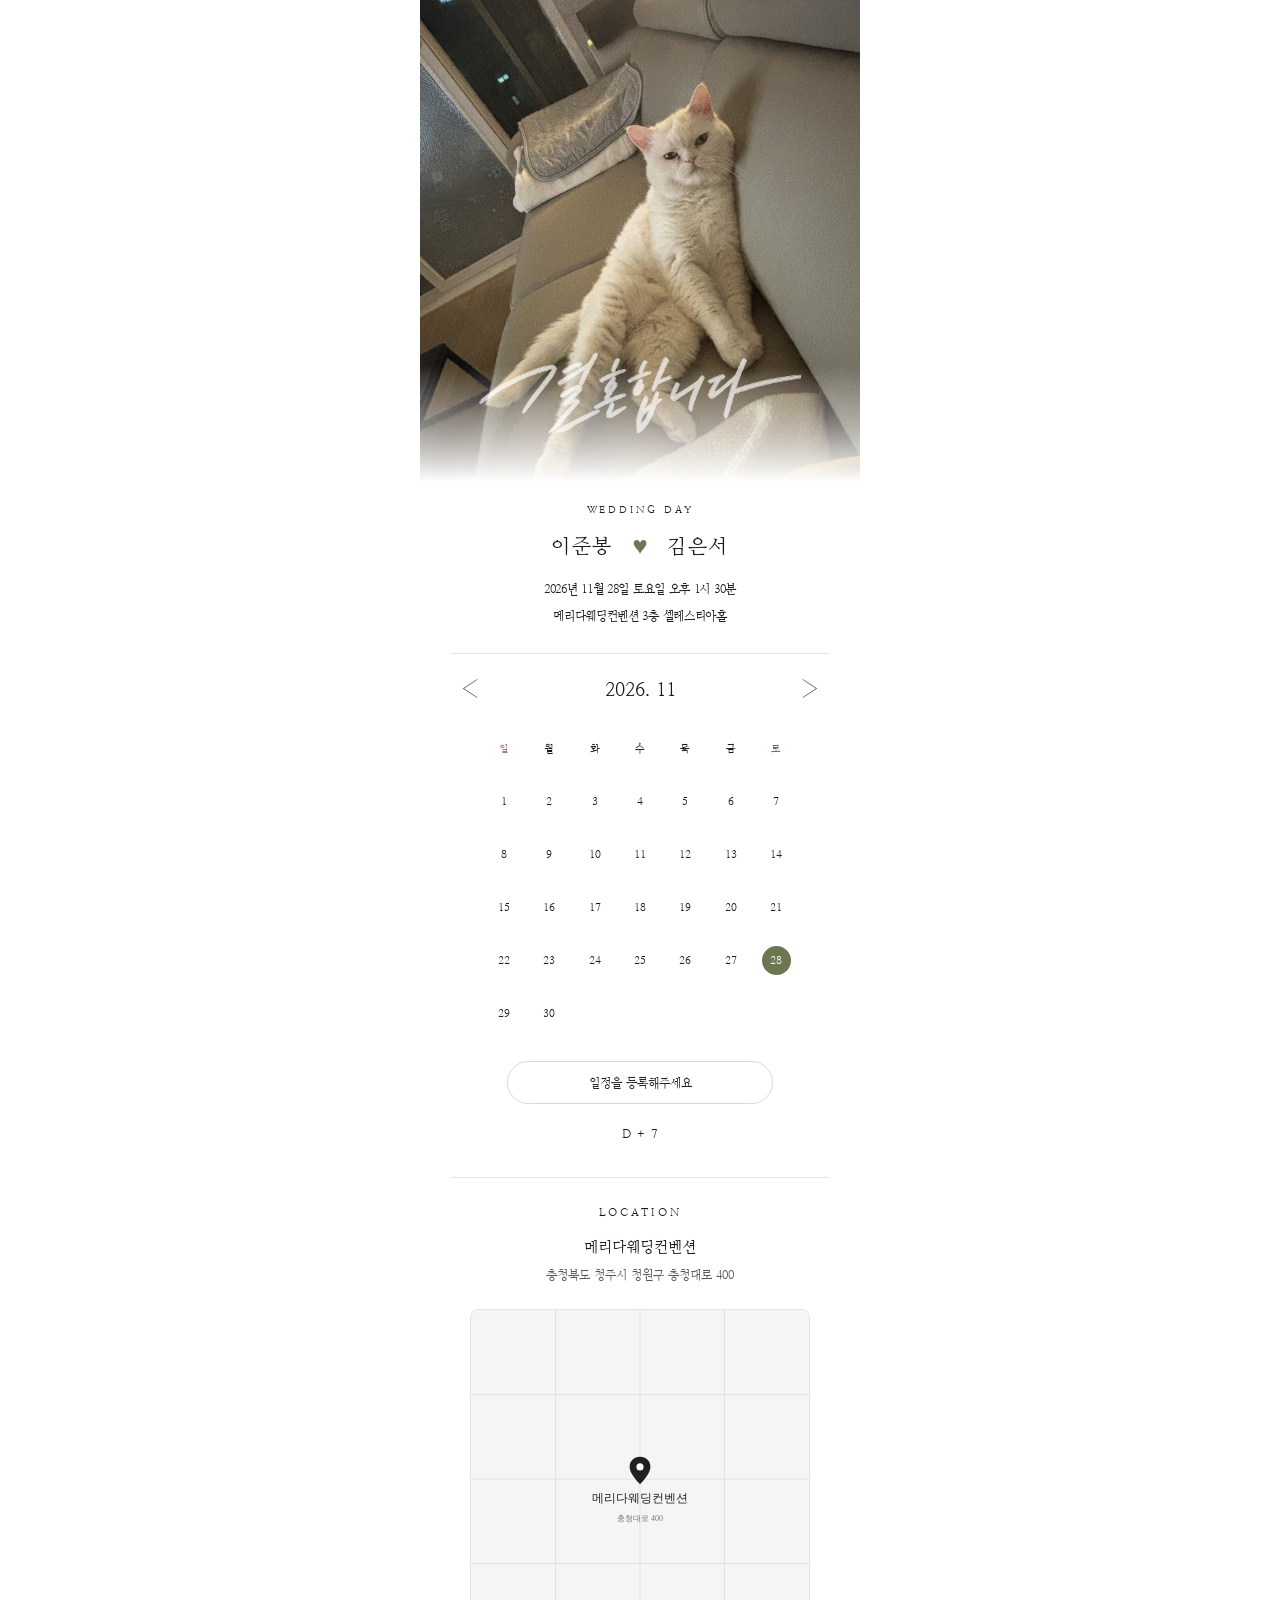
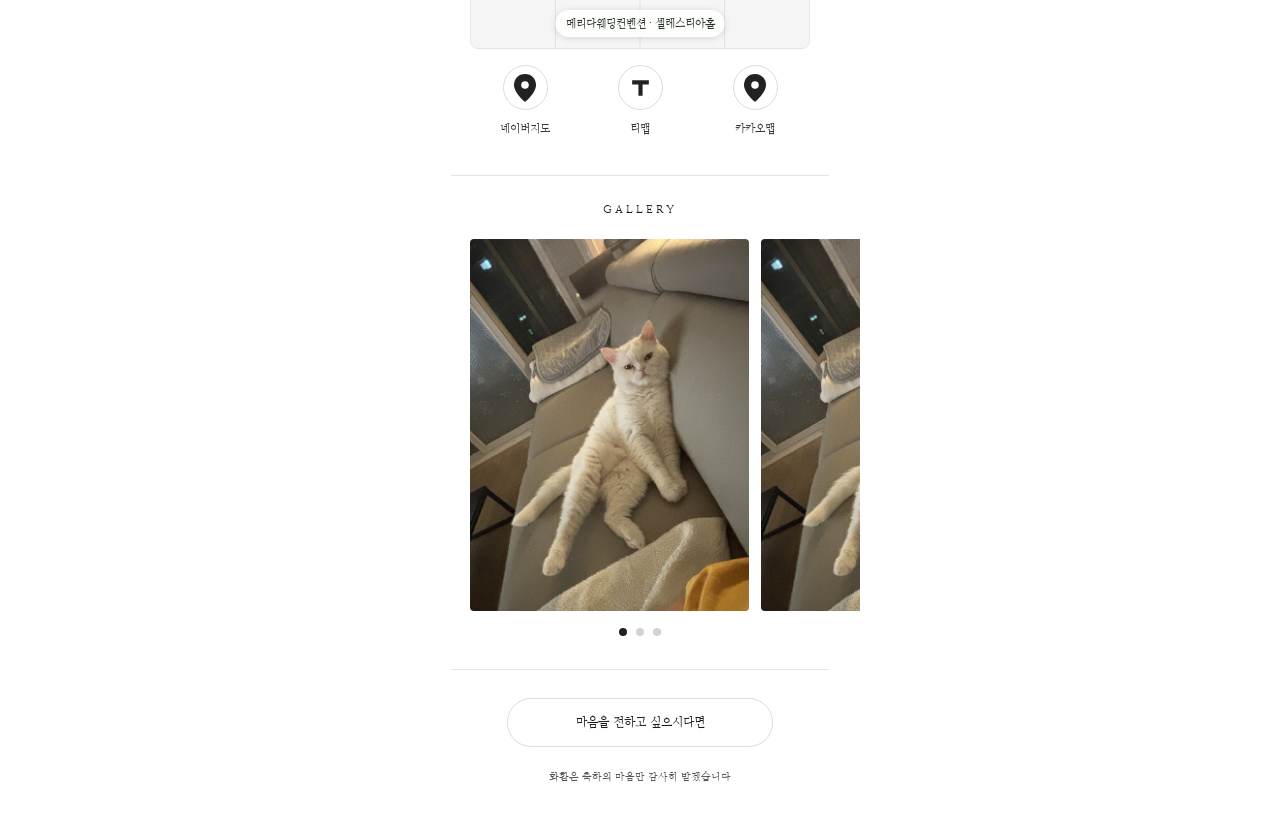
<file: test_url_26/index.html>
<!DOCTYPE html>

<html lang="ko"><head><meta charset="utf-8"/><meta content="width=device-width, initial-scale=1" name="viewport"/><title>이준봉 ♥ 김은서 결혼식</title><style></style><link href="styles.css" rel="stylesheet"/><style> .calendar-chooser{width:100%;margin:0 auto;text-align:center}.calendar-chooser summary{list-style:none;cursor:pointer;user-select:none}.calendar-chooser summary::-webkit-details-marker{display:none}.calendar-chooser[open] summary{border-color:#999}.native-choice-panel{position:relative;z-index:5;width:min(100%,340px);margin:11px auto 0;background:#fff;border:1px solid #e9e9e9;border-radius:15px;padding:14px;box-shadow:0 8px 22px #0001}.native-choice-panel .popup-head{display:block;font-size:14px}.native-choice-panel .popup-close-hint{display:block;margin:3px 0 7px;font:10px/1.5 system-ui,sans-serif;color:#777}.native-choice-panel .calendar-choice{box-sizing:border-box}.native-choice-panel .choice-icon{flex:none}.calendar-chooser:not([open]) .native-choice-panel{display:none}</style><style>.native-choice-panel .choice-detail>summary{list-style:none;cursor:pointer}.native-choice-panel .choice-detail>summary::-webkit-details-marker{display:none}.native-choice-panel .choice-detail[open]>summary{border-color:#888}.choice-icon .brand-icon{width:23px;height:23px;display:block}.choice-expansion{text-align:left;font:12px/1.7 system-ui,sans-serif;color:#555;border:1px solid #ededed;border-radius:10px;padding:12px;margin:-1px 0 8px}.choice-expansion p{margin:0 0 10px}.event-fallback{border-left:2px solid #333;padding:6px 10px;margin:10px 0;background:#fafafa}.event-fallback p{margin:4px 0 0}.file-link{display:block;padding:10px;border:1px solid #ddd;border-radius:8px;text-decoration:none;color:#222;margin:7px 0;font-size:12px}.file-note{margin:11px 0 0;color:#777;font:10px/1.5 system-ui,sans-serif}.calendar-chooser summary{list-style:none}</style><style>.location{padding-bottom:34px}.map-outer{width:min(100%,340px);margin:15px auto 0}.map-frame{width:100%;aspect-ratio:1;position:relative;background:#f2f2f2;border:1px solid #e5e5e5;border-radius:8px;overflow:hidden}.map-frame iframe{width:100%;height:100%;border:0;position:relative;z-index:1}.map-fallback{position:absolute;inset:0;display:flex;align-items:center;justify-content:center;flex-direction:column;gap:9px;font:12px/1.5 system-ui,sans-serif;color:#555;z-index:0}.map-fallback strong{font-size:14px}.map-credit{font:9px/1.6 system-ui,sans-serif;color:#888;text-align:right;margin:4px 0 8px}.map-apps{display:flex;justify-content:space-around;gap:5px}.map-apps>a{display:flex;flex-direction:column;align-items:center;gap:7px;color:#333;text-decoration:none;min-width:74px;font-family:WeddingSerif,"Nanum Myeongjo",serif;font-size:11px;line-height:1.4;letter-spacing:0}.map-app-icon{width:45px;height:45px;border-radius:50%;border:1px solid #dcdcdc;display:grid;place-items:center;background:white;color:#222}.map-apps svg{display:block}.tmap-fallback-note{font-family:WeddingSerif,"Nanum Myeongjo",serif;font-size:10px;line-height:1.6;color:#777;margin:12px 0 0;text-align:center}.tmap-fallback-note a{color:inherit;text-decoration:underline}@media(min-width:441px){.map-outer{width:340px}}</style><style>
.gallery-section{padding:18px 0 23px;text-align:center;overflow:hidden}.gallery-section h2{font-size:11px;letter-spacing:.28em;font-weight:400;margin:0 0 17px}.gallery-area{position:relative;--gallery-slide-width:min(82%,308px)}.gallery-track{display:flex;overflow-x:auto;scroll-snap-type:x mandatory;-webkit-overflow-scrolling:touch;scrollbar-width:none;gap:12px;padding-inline:calc((100% - var(--gallery-slide-width))/2);scroll-padding-inline:calc((100% - var(--gallery-slide-width))/2);touch-action:pan-x pan-y;overscroll-behavior-x:contain;scroll-behavior:smooth}.gallery-track::-webkit-scrollbar{display:none}.gallery-slide{flex:0 0 var(--gallery-slide-width);margin:0;scroll-snap-align:center;scroll-snap-stop:always;aspect-ratio:3/4;background:#f4f4f4;overflow:hidden;border-radius:4px}.gallery-slide img{width:100%;height:100%;object-fit:cover;display:block}.gallery-nav{position:absolute;top:50%;transform:translateY(-50%);width:36px;height:36px;border:0;display:grid;place-items:center;background:#fff;border-radius:50%;box-shadow:0 1px 8px #0002;font:26px/1 Georgia,serif;color:#252525;cursor:pointer;z-index:2}.gallery-nav.prev{left:14px}.gallery-nav.next{right:14px}.gallery-nav:disabled{opacity:.35;cursor:default}.gallery-dots{display:flex;justify-content:center;gap:9px;margin:11px auto 0}.gallery-dot{width:7px;height:7px;border-radius:50%;background:#d3d3d3}.gallery-dot.is-active{background:#222}.gallery-empty{font-size:12px;color:#777}@media(max-width:360px){.gallery-area{--gallery-slide-width:min(84%,292px)}.gallery-nav{width:34px;height:34px}}
</style><style>.gallery-track{--new-width:min(82%,340px);gap:12px;padding-inline:calc((100% - var(--new-width))/2);scroll-padding-inline:calc((100% - var(--new-width))/2);scroll-snap-type:x mandatory;overscroll-behavior-x:contain;scroll-behavior:smooth}.gallery-slide{position:relative;flex:0 0 var(--new-width);scroll-snap-align:center;scroll-snap-stop:always}.gallery-arrow{position:absolute;top:50%;transform:translateY(-50%);width:38px;height:38px;background:#fff;color:#222;border-radius:50%;display:grid;place-items:center;z-index:3;box-shadow:0 2px 8px #0002;text-decoration:none;font:26px/1 Georgia,serif}.gallery-prev{left:10px}.gallery-next{right:10px}.gallery-dot{display:block}.gallery-arrow:focus-visible,.gallery-dot:focus-visible{outline:2px solid #222;outline-offset:2px}@media(max-width:360px){.gallery-track{--new-width:84%}}
.contribution{padding:19px 23px 30px;text-align:center}.contribution-toggle{display:flex;align-items:center;justify-content:center;list-style:none;min-height:43px;border:1px solid #ddd;border-radius:24px;font-size:12px;cursor:pointer}.contribution-toggle::-webkit-details-marker{display:none}.contribution-panel{margin-top:12px;border:1px solid #eee;border-radius:11px;padding:13px}.account-side h3{background:#f6f6f6;margin:8px 0;padding:8px;font-size:12px;font-weight:400}.account-row{display:flex;text-align:left;align-items:center;gap:10px;padding:10px 0;border-bottom:1px solid #eee}.account-text{flex:1;min-width:0;overflow-wrap:anywhere;display:flex;flex-direction:column;font-size:11px;gap:5px}.copy-account{font-family:inherit;border:1px solid #ddd;background:#fff;border-radius:14px;padding:7px;min-width:48px;font-size:11px}.copy-account:disabled{opacity:.35}.contribution-note{font-size:10px;color:#555;line-height:1.8}.copy-status{font-size:11px;color:#555}</style><style>
/* P13: fixed 1:1 square independent of iframe intrinsic size */
.map-outer{width:min(100%,340px);margin-inline:auto}
.map-frame{position:relative!important;width:100%!important;height:auto!important;aspect-ratio:1/1!important;min-height:0!important;max-height:none!important;overflow:hidden!important}
.map-frame iframe,.map-frame .map-fallback{position:absolute!important;inset:0!important;width:100%!important;height:100%!important}
.tmap-fallback-note{display:none!important}
/* P15: native radio-state carousel, no JavaScript required for arrow taps */
.gallery-section{overflow:hidden}.gallery-area{position:relative;overflow:hidden;width:100%;--slide-width:min(82vw,340px);--slide-gap:12px}
.gallery-track{display:flex!important;gap:var(--slide-gap)!important;overflow:visible!important;padding:0 calc((100% - var(--slide-width))/2)!important;scroll-behavior:auto!important;scroll-snap-type:none!important;transform:translateX(0);transition:transform .26s ease;will-change:transform;touch-action:pan-y}
.gallery-slide{flex:0 0 var(--slide-width)!important;width:var(--slide-width)!important;aspect-ratio:3/4;position:relative;scroll-snap-align:none!important;overflow:hidden;border-radius:4px;margin:0}
.gallery-slide img{width:100%;height:100%;display:block;object-fit:cover}
.gallery-radio{position:absolute;opacity:0;pointer-events:none;width:1px;height:1px}
#gallery-select-2:checked~.gallery-area .gallery-track{transform:translateX(calc(-1 * (var(--slide-width) + var(--slide-gap))))}
#gallery-select-3:checked~.gallery-area .gallery-track{transform:translateX(calc(-2 * (var(--slide-width) + var(--slide-gap))))}
.gallery-arrow{position:absolute!important;top:50%;transform:translateY(-50%);width:38px;height:38px;background:#fff;color:#222;border-radius:50%;display:grid;place-items:center;z-index:5;box-shadow:0 2px 8px #0002;text-decoration:none;font:26px/1 Georgia,serif;cursor:pointer;user-select:none;-webkit-tap-highlight-color:transparent}
.gallery-arrow.gallery-prev{left:9px}.gallery-arrow.gallery-next{right:9px}
.gallery-dots{display:flex;gap:9px;justify-content:center;margin:11px auto 0}
.gallery-dot{width:8px;height:8px;border-radius:50%;background:#d4d4d4;cursor:pointer;display:block}
#gallery-select-1:checked~.gallery-dots label[for="gallery-select-1"],#gallery-select-2:checked~.gallery-dots label[for="gallery-select-2"],#gallery-select-3:checked~.gallery-dots label[for="gallery-select-3"]{background:#222}
@media(max-width:360px){.gallery-area{--slide-width:84vw}.gallery-arrow{width:34px;height:34px}}
</style><style>
/* P09 calendar: no vertically compressed cells; preserve seven columns and date order. */
.calendar-section{padding:15px 9% 18px}
.calendar-grid{width:min(100%,318px);aspect-ratio:1/1;margin-inline:auto;display:grid;grid-template-columns:repeat(7,minmax(0,1fr));grid-template-rows:repeat(6,minmax(0,1fr));row-gap:0;align-items:stretch}
.calendar-grid .weekday{height:100%;display:grid;place-items:center;padding:0;font-size:10px}
.calendar-grid .day{height:100%;min-height:0;display:grid;place-items:center;font-size:11px}
.calendar-grid .wedding-date{height:29px;width:29px;min-height:29px;align-self:center;justify-self:center}
/* P13 map: use intrinsic aspect ratio of square wrapper; iframe never establishes height. */
.map-outer{width:min(100%,340px)}
.map-frame{width:100%!important;aspect-ratio:1/1!important;height:auto!important;position:relative!important;overflow:hidden!important}
.map-frame>iframe,.map-frame>.map-fallback{position:absolute!important;inset:0!important;width:100%!important;height:100%!important;box-sizing:border-box!important}
/* P15: native touch scrolling + scroll snap, not transformed radio state. */
.gallery-section{overflow:hidden}
.gallery-area{--gallery-size:min(82vw,340px);position:relative;overflow:hidden;width:100%;}
.gallery-track{display:flex!important;flex-wrap:nowrap!important;gap:12px!important;box-sizing:border-box!important;overflow-x:auto!important;overflow-y:hidden!important;scroll-snap-type:x mandatory!important;scroll-padding-inline:calc((100% - var(--gallery-size))/2)!important;padding:0 calc((100% - var(--gallery-size))/2)!important;transform:none!important;transition:none!important;scroll-behavior:smooth!important;touch-action:pan-x pan-y!important;overscroll-behavior-x:contain;-webkit-overflow-scrolling:touch;scrollbar-width:none;}
.gallery-track::-webkit-scrollbar{display:none}
.gallery-slide{flex:0 0 var(--gallery-size)!important;width:var(--gallery-size)!important;min-width:0!important;position:relative!important;aspect-ratio:3/4!important;margin:0!important;scroll-snap-align:center!important;scroll-snap-stop:always!important;overflow:hidden!important;border-radius:4px}
.gallery-slide img{display:block;width:100%;height:100%;object-fit:cover;pointer-events:none}
.gallery-arrow{position:absolute!important;top:50%!important;transform:translateY(-50%)!important;width:38px;height:38px;background:white;color:#222;border-radius:50%;display:grid;place-items:center;z-index:4;text-decoration:none;box-shadow:0 2px 8px #0003;cursor:pointer;font:26px/1 Georgia,serif;touch-action:manipulation}
.gallery-arrow.gallery-prev{left:10px!important}
.gallery-arrow.gallery-next{right:10px!important}
.gallery-dots{display:flex;justify-content:center;gap:9px;margin:11px auto 0}
.gallery-dot{display:block;width:8px;height:8px;border-radius:50%;background:#d3d3d3}
.gallery-dot.is-active{background:#222}
.gallery-radio{display:none!important}
@media(max-width:360px){.gallery-area{--gallery-size:84vw}.gallery-arrow{width:34px;height:34px}}
</style><style>
/* P15: user explicitly removed gallery arrow controls */
.gallery-arrow,.gallery-nav{display:none!important}
.gallery-track{display:flex!important;overflow-x:auto!important;overflow-y:hidden!important;scroll-snap-type:x mandatory!important;scroll-behavior:smooth!important;overscroll-behavior-x:contain;touch-action:pan-x pan-y!important;transform:none!important;transition:none!important;gap:12px!important;--gallery-width:min(82%,340px);padding-inline:calc((100% - var(--gallery-width))/2)!important;scroll-padding-inline:calc((100% - var(--gallery-width))/2)!important}
.gallery-slide{position:relative;flex:0 0 var(--gallery-width)!important;width:var(--gallery-width)!important;scroll-snap-align:center!important;scroll-snap-stop:always!important;aspect-ratio:3/4}
.gallery-slide img{width:100%;height:100%;object-fit:cover}
/* P17/18: approved gift icon, bride/groom mutually exclusive tab */
.contribution-toggle{gap:12px;font-family:WeddingSerif,"Nanum Myeongjo",serif}
.gift-icon{flex:none;display:inline-block;vertical-align:middle}
.contribution-tabs{display:flex;width:100%;border-bottom:1px solid #ededed;background:#fafafa;margin:0 0 9px}
.contribution-tab{width:50%;border:0;border-bottom:2px solid transparent;border-radius:0;background:transparent;min-height:39px;color:#777;cursor:pointer;font:12px/1.4 WeddingSerif,"Nanum Myeongjo",serif}
.contribution-tab[aria-selected="true"]{color:#222;background:#fff;border-bottom-color:#333}
.contribution-tabpanel[hidden]{display:none!important}
.contribution-tabpanel{min-width:0}
.contribution-panel{padding:12px 13px 16px}
.account-side h3{display:none}
.account-row:last-child{border-bottom:none}
.contribution-tab:focus-visible{outline:2px solid #333;outline-offset:-2px}
</style><style>
/* P18: iPhone local HTML safe — radio/label tabs, no JavaScript dependency. */
.contribution-panel .account-choice{position:absolute;width:1px;height:1px;opacity:0;clip-path:inset(50%);overflow:hidden}
.contribution-tabs .contribution-tab{display:flex;align-items:center;justify-content:center;width:50%;min-height:39px;cursor:pointer;user-select:none;-webkit-tap-highlight-color:transparent;font:12px/1.4 WeddingSerif,"Nanum Myeongjo",serif;color:#777;border-bottom:2px solid transparent}
#account-groom:checked~.contribution-tabs label[for="account-groom"],#account-bride:checked~.contribution-tabs label[for="account-bride"]{color:#222;background:#fff;border-bottom-color:#333}
.contribution-panel>.contribution-tabpanel{display:none!important}
#account-groom:checked~#panel-groom,#account-bride:checked~#panel-bride{display:block!important}
#account-groom:focus-visible~.contribution-tabs label[for="account-groom"],#account-bride:focus-visible~.contribution-tabs label[for="account-bride"]{outline:2px solid #333;outline-offset:-2px}
</style><style id="requested-layout-fix">
/* Requested account rows: bank (5 Hangul chars) | number on row 1, holder on row 2. */
.account-row .account-text{display:flex;flex-direction:column;gap:5px;flex:1;min-width:0;overflow-wrap:normal;text-align:left}
.account-row .account-first-line{display:flex;align-items:baseline;gap:9px;min-width:0;width:100%;font-size:11px;line-height:1.6}
.account-row .account-bank{display:inline-block;flex:0 0 5em;min-width:5em;max-width:5em;white-space:nowrap;overflow:hidden;text-overflow:ellipsis}
.account-row .account-separator{flex:0 0 auto;color:#c9c9c9}
.account-row .account-number{flex:1;min-width:0;overflow-wrap:anywhere;letter-spacing:0}
.account-row .account-holder{display:block;font-size:11px;line-height:1.6;color:#555}
.account-row .copy-account{flex:0 0 auto;align-self:center}
.map-credit{display:none!important}
</style><style id="spacing-rhythm-v1">
/* P20: unified whitespace rhythm — approved proportions retained. */
:root{--gap-line:8px;--gap-item:14px;--gap-block:24px;--gap-section:32px}
/* Important: keep cover crop, lettering, and square calendar/map geometry unchanged. */
.intro{padding-top:22px!important;padding-bottom:26px!important}
.intro .eyebrow{margin-bottom:18px!important}
.intro .names{margin-bottom:17px!important}
.intro .event-line,.intro .hall-line{line-height:1.85!important}
.intro .hall-line{margin-top:5px!important}
.calendar-section{padding-top:23px!important;padding-bottom:28px!important}
.calendar-section .month{margin-bottom:21px!important}
/* Keep the calendar-grid square, only change its surrounding whitespace. */
.calendar-grid{aspect-ratio:1 / 1!important}
.calendar-chooser{margin-top:21px!important}
.calendar-chooser>.secondary,.calendar-chooser>summary.secondary{margin-top:20px!important}
.calendar-chooser .native-choice-panel{margin-top:14px!important;padding-top:16px!important;padding-bottom:17px!important}
.calendar-choice{margin-bottom:9px!important}
.dday{margin-top:23px!important;margin-bottom:8px!important}
.location{padding-top:28px!important;padding-bottom:38px!important}
.location h2{margin-top:0!important;margin-bottom:19px!important}
.location>p{margin-top:0!important;margin-bottom:9px!important}
.location address{line-height:1.85!important}
.location .map-outer{margin-top:23px!important}
/* Do not alter the map width, height, aspect ratio or iframe fit. */
.location .map-credit{margin-top:7px!important;margin-bottom:13px!important}
.location .map-apps{margin-top:16px!important}
.location .map-apps>a{gap:11px!important}
.gallery-section{padding-top:27px!important;padding-bottom:33px!important}
.gallery-section h2{margin-bottom:23px!important}
.gallery-dots{margin-top:17px!important}
.contribution{padding-top:28px!important;padding-bottom:38px!important}
.contribution-toggle{min-height:49px!important}
.contribution-panel{margin-top:18px!important;padding:18px 16px 19px!important}
.contribution-tabs{margin-bottom:16px!important}
.contribution-tabs .contribution-tab{min-height:45px!important}
.account-row{padding-top:16px!important;padding-bottom:16px!important;gap:14px!important}
.account-row .account-text{gap:9px!important}
.account-row .account-first-line{line-height:1.8!important}
.account-row .account-holder{line-height:1.8!important}
.contribution-note{margin-top:20px!important;line-height:2!important}
@media(max-width:359px){.intro{padding-inline:8px!important}.calendar-section{padding-inline:8%!important}.account-row{gap:8px!important}}
</style><style>.map-external-fallback{display:inline-block;font:inherit;color:#444;text-underline-offset:3px}.map-fallback{font-family:WeddingSerif,"Nanum Myeongjo",serif}</style><link href="vendor/leaflet.css" rel="stylesheet"/><script defer="" src="vendor/leaflet.js"></script><script defer="" src="map-interaction.js"></script><script defer src="gallery-dynamic.js"></script><script defer src="cover-photo.js"></script></head><body><main class="page"><section aria-label="결혼식 표지" class="cover"><img alt="표지 사진" class="cover-photo" src="assets/cover.jpg"/><img alt="결혼합니다" class="lettering" src="assets/lettering.png"/></section><section class="intro"><p class="eyebrow">WEDDING DAY</p><p class="names">이준봉 <span aria-hidden="true" class="heart">♥</span> 김은서</p><p class="event-line"><time datetime="2026-11-28T13:30">2026년 11월 28일 토요일 오후 1시 30분</time></p><p class="hall-line">메리다웨딩컨벤션 3층 셀레스티아홀</p></section><div class="rule"></div><section aria-label="2026년 11월 달력" class="calendar-section"><p class="month"><span aria-hidden="true" class="arrow">‹</span><span>2026. 11</span><span aria-hidden="true" class="arrow">›</span></p><div class="calendar-grid"><span class="weekday">일</span><span class="weekday">월</span><span class="weekday">화</span><span class="weekday">수</span><span class="weekday">목</span><span class="weekday">금</span><span class="weekday">토</span><span class="day">1</span><span class="day">2</span><span class="day">3</span><span class="day">4</span><span class="day">5</span><span class="day">6</span><span class="day">7</span><span class="day">8</span><span class="day">9</span><span class="day">10</span><span class="day">11</span><span class="day">12</span><span class="day">13</span><span class="day">14</span><span class="day">15</span><span class="day">16</span><span class="day">17</span><span class="day">18</span><span class="day">19</span><span class="day">20</span><span class="day">21</span><span class="day">22</span><span class="day">23</span><span class="day">24</span><span class="day">25</span><span class="day">26</span><span class="day">27</span><span aria-label="11월 28일 예식일" class="day wedding-date">28</span><span class="day">29</span><span class="day">30</span><span aria-hidden="true" class="day empty"></span><span aria-hidden="true" class="day empty"></span><span aria-hidden="true" class="day empty"></span><span aria-hidden="true" class="day empty"></span><span aria-hidden="true" class="day empty"></span></div><details class="calendar-chooser" id="calendar-chooser"><summary aria-label="일정 등록 메뉴 열기" class="secondary" id="add-to-calendar">일정을 등록해주세요</summary><div class="native-choice-panel"><a class="calendar-choice" href="https://calendar.google.com/calendar/render?action=TEMPLATE&amp;text=%EC%9D%B4%EC%A4%80%EB%B4%89+%E2%99%A5+%EA%B9%80%EC%9D%80%EC%84%9C+%EA%B2%B0%ED%98%BC%EC%8B%9D&amp;dates=20261128T133000%2F20261128T143000&amp;ctz=Asia%2FSeoul&amp;details=%EA%B2%B0%ED%98%BC%EC%8B%9D+%EC%B4%88%EB%8C%80&amp;location=%EB%A9%94%EB%A6%AC%EB%8B%A4%EC%9B%A8%EB%94%A9%EC%BB%A8%EB%B2%A4%EC%85%98+3%EC%B8%B5+%EC%85%80%EB%A0%88%EC%8A%A4%ED%8B%B0%EC%95%84%ED%99%80%2C+%EC%B6%A9%EC%B2%AD%EB%B6%81%EB%8F%84+%EC%B2%AD%EC%A3%BC%EC%8B%9C+%EC%B2%AD%EC%9B%90%EA%B5%AC+%EC%B6%A9%EC%B2%AD%EB%8C%80%EB%A1%9C+400" id="google-calendar" rel="noopener noreferrer" target="_blank"><span class="choice-label">Google 캘린더에 추가하기</span></a><a class="calendar-choice" href="https://outlook.live.com/calendar/deeplink/compose?path=%2Fcalendar%2Faction%2Fcompose&amp;rru=addevent&amp;subject=%EC%9D%B4%EC%A4%80%EB%B4%89+%E2%99%A5+%EA%B9%80%EC%9D%80%EC%84%9C+%EA%B2%B0%ED%98%BC%EC%8B%9D&amp;startdt=2026-11-28T13%3A30%3A00&amp;enddt=2026-11-28T14%3A30%3A00&amp;location=%EB%A9%94%EB%A6%AC%EB%8B%A4%EC%9B%A8%EB%94%A9%EC%BB%A8%EB%B2%A4%EC%85%98+3%EC%B8%B5+%EC%85%80%EB%A0%88%EC%8A%A4%ED%8B%B0%EC%95%84%ED%99%80%2C+%EC%B6%A9%EC%B2%AD%EB%B6%81%EB%8F%84+%EC%B2%AD%EC%A3%BC%EC%8B%9C+%EC%B2%AD%EC%9B%90%EA%B5%AC+%EC%B6%A9%EC%B2%AD%EB%8C%80%EB%A1%9C+400&amp;body=%EA%B2%B0%ED%98%BC%EC%8B%9D+%EC%B4%88%EB%8C%80+%C2%B7+%ED%95%9C%EA%B5%AD+%EC%8B%9C%EA%B0%84%28Asia%2FSeoul%29+%EA%B8%B0%EC%A4%80" id="outlook-calendar" rel="noopener noreferrer" target="_blank"><span class="choice-label">Outlook 캘린더에 추가하기</span></a><a class="calendar-choice" href="wedding-20261128.ics" id="other-calendar" type="text/calendar"><span class="choice-label">기타(아이폰) 캘린더에 추가하기</span></a></div></details><p class="dday" data-target="2026-11-28" id="dday"><strong>D - 35</strong></p></section><div class="rule"></div><section class="location"><h2>LOCATION</h2><p>메리다웨딩컨벤션</p><address>충청북도 청주시 청원구 충청대로 400</address><div class="map-outer"><div aria-label="메리다웨딩컨벤션 위치 지도 — 온라인에서 확대, 축소, 이동 가능" class="map-frame" data-lat="36.6863283393705" data-lng="127.510974315734" style="width:100%;aspect-ratio:1/1;height:auto;position:relative;"><img alt="메리다웨딩컨벤션 위치 안내. 정확한 지도는 온라인에서 표시됩니다." class="map-static" src="assets/map-location-schematic.svg"/><div aria-label="확대 축소와 이동이 가능한 지도" id="interactive-map"></div><div aria-label="예식장 위치" class="venue-map-caption">메리다웨딩컨벤션 · 셀레스티아홀</div><div aria-label="지도 확대 축소" class="map-zoom-controls"><button aria-label="지도 확대" data-map-action="zoom-in" type="button">+</button><button aria-label="지도 축소" data-map-action="zoom-out" type="button">−</button></div></div><nav aria-label="지도 앱 바로가기" class="map-apps"><a href="https://app.map.naver.com/launchApp/?elat=36.6863283393705&amp;elng=127.510974315734&amp;etitle=%EB%A9%94%EB%A6%AC%EB%8B%A4%EC%9B%A8%EB%94%A9%EC%BB%A8%EB%B2%A4%EC%85%98&amp;menu=route&amp;version=11" rel="noopener noreferrer" target="_blank"><span class="map-app-icon"><svg aria-hidden="true" height="28" viewbox="0 0 24 28" width="24"><path d="M12 0C5.5 0 1 4.9 1 11c0 8 11 17 11 17s11-9 11-17C23 4.9 18.5 0 12 0Z" fill="currentColor"></path><circle cx="12" cy="11" fill="white" r="3.8"></circle></svg></span><span>네이버지도</span></a><a aria-label="티맵 앱으로 목적지 길찾기" href="tmap://?rGoName=%EB%A9%94%EB%A6%AC%EB%8B%A4%EC%9B%A8%EB%94%A9%EC%BB%A8%EB%B2%A4%EC%85%98&amp;rGoX=127.510974315734&amp;rGoY=36.6863283393705"><span class="map-app-icon"><svg aria-hidden="true" height="25" viewbox="0 0 24 24" width="25"><path d="M4 5h16v4h-6v11h-4V9H4Z" fill="currentColor"></path></svg></span><span>티맵</span></a><a href="https://map.kakao.com/link/to/%EB%A9%94%EB%A6%AC%EB%8B%A4%EC%9B%A8%EB%94%A9%EC%BB%A8%EB%B2%A4%EC%85%98,36.6863283393705,127.510974315734" rel="noopener noreferrer" target="_blank"><span class="map-app-icon"><svg aria-hidden="true" height="28" viewbox="0 0 24 28" width="24"><path d="M12 0C5.5 0 1 4.9 1 11c0 8 11 17 11 17s11-9 11-17C23 4.9 18.5 0 12 0Z" fill="currentColor"></path><circle cx="12" cy="11" fill="white" r="3.8"></circle></svg></span><span>카카오맵</span></a></nav></div></section><div class="rule"></div><section aria-labelledby="gallery-heading" class="gallery-section"><h2 id="gallery-heading">GALLERY</h2><div class="gallery-area"><div aria-label="사진 갤러리, 좌우로 넘겨 한 장씩 이동" class="gallery-track" id="gallery-track" tabindex="0"></div></div><div aria-label="갤러리 사진 위치" class="gallery-dots" id="gallery-dots"></div></section><div class="rule"></div><section class="contribution"><details><summary class="contribution-toggle">마음을 전하고 싶으시다면<span class="toggle-chevron">⌄</span></summary><div class="contribution-panel"><input aria-label="신랑측" checked="" class="account-choice" id="account-groom" name="account-side" type="radio"/><input aria-label="신부측" class="account-choice" id="account-bride" name="account-side" type="radio"/><div aria-label="계좌 구분" class="contribution-tabs"><label class="contribution-tab" for="account-groom">신랑측</label><label class="contribution-tab" for="account-bride">신부측</label></div><div class="contribution-tabpanel" id="panel-groom"><div class="account-side"><h3>신랑측</h3><div class="account-row" data-account-index="0" data-account-side="groom"><div class="account-text"><div class="account-first-line"><span class="account-bank">은행 미입력</span><span aria-hidden="true" class="account-separator">|</span><span class="account-number">계좌번호 미입력</span></div><span class="account-holder">예금주 미입력</span></div><button aria-label="계좌번호 복사" class="copy-account" disabled="" type="button">복사</button></div><div class="account-row" data-account-index="1" data-account-side="groom"><div class="account-text"><div class="account-first-line"><span class="account-bank">은행 미입력</span><span aria-hidden="true" class="account-separator">|</span><span class="account-number">계좌번호 미입력</span></div><span class="account-holder">예금주 미입력</span></div><button aria-label="계좌번호 복사" class="copy-account" disabled="" type="button">복사</button></div><div class="account-row" data-account-index="2" data-account-side="groom"><div class="account-text"><div class="account-first-line"><span class="account-bank">은행 미입력</span><span aria-hidden="true" class="account-separator">|</span><span class="account-number">계좌번호 미입력</span></div><span class="account-holder">예금주 미입력</span></div><button aria-label="계좌번호 복사" class="copy-account" disabled="" type="button">복사</button></div></div></div><div class="contribution-tabpanel" id="panel-bride"><div class="account-side"><h3>신부측</h3><div class="account-row" data-account-index="0" data-account-side="bride"><div class="account-text"><div class="account-first-line"><span class="account-bank">은행 미입력</span><span aria-hidden="true" class="account-separator">|</span><span class="account-number">계좌번호 미입력</span></div><span class="account-holder">예금주 미입력</span></div><button aria-label="계좌번호 복사" class="copy-account" disabled="" type="button">복사</button></div></div></div><p class="copy-status" role="status"></p></div></details><p class="contribution-note">화환은 축하의 마음만 감사히 받겠습니다</p></section></main><script id="wedding-data" type="application/json">{"groom": "이준봉", "bride": "김은서", "date": "2026-11-28", "time": "13:30", "venue": "메리다웨딩컨벤션", "hall": "3층 셀레스티아홀", "address": "충청북도 청주시 청원구 충청대로 400"}</script><script>
(function(){
 try { var e=document.getElementById('dday');if(!e)return;var t=e.getAttribute('data-target');var now=new Date();var parts=new Intl.DateTimeFormat('en-CA',{timeZone:'Asia/Seoul',year:'numeric',month:'2-digit',day:'2-digit'}).formatToParts(now);var o={};parts.forEach(function(p){o[p.type]=p.value});var today=Date.UTC(+o.year,+o.month-1,+o.day);var x=t.split('-');var target=Date.UTC(+x[0],+x[1]-1,+x[2]);var n=Math.round((target-today)/86400000);e.textContent=n>0?'D - '+n:n===0?'D - DAY':'D + '+Math.abs(n); }catch(e){}
})();
</script><script>/* 기존 3장 고정 갤러리 점 동기화는 동적 갤러리 스크립트로 대체. */</script><script id="account-config" type="application/json">{"groom": [{"bank": "", "number": "", "holder": ""}, {"bank": "", "number": "", "holder": ""}, {"bank": "", "number": "", "holder": ""}], "bride": [{"bank": "", "number": "", "holder": ""}]}</script><script>(function(){'use strict';
const rows=[...document.querySelectorAll('.account-row[data-account-side]')];
const live=document.querySelector('.copy-status');
function say(message){if(live)live.textContent=message;}
function apply(accounts){rows.forEach(row=>{const side=row.dataset.accountSide;const index=Number(row.dataset.accountIndex);const a=(accounts[side]||[])[index]||{};const bank=String(a.bank||'').trim(),number=String(a.number||'').trim(),holder=String(a.holder||'').trim();row.querySelector('.account-bank').textContent=bank||'은행 미입력';row.querySelector('.account-number').textContent=number||'계좌번호 미입력';row.querySelector('.account-holder').textContent=holder||'예금주 미입력';const btn=row.querySelector('.copy-account');btn.disabled=!(bank&&number&&holder);btn.dataset.copyDetails=btn.disabled?'':[bank,number,holder].join('\n');});}
async function copyText(text){if(navigator.clipboard&&window.isSecureContext){try{await navigator.clipboard.writeText(text);return true;}catch(_){}}
const t=document.createElement('textarea');t.value=text;t.setAttribute('readonly','');t.style.position='fixed';t.style.opacity='0';t.style.left='-9999px';document.body.appendChild(t);t.focus();t.select();t.setSelectionRange(0,t.value.length);let ok=false;try{ok=document.execCommand('copy');}catch(_){}t.remove();return ok;}
rows.forEach(row=>row.querySelector('.copy-account').addEventListener('click',async function(){if(this.disabled||!this.dataset.copyDetails)return;const ok=await copyText(this.dataset.copyDetails);say(ok?'은행명, 계좌번호, 예금주가 복사되었습니다.':'복사할 수 없습니다. 은행명, 계좌번호, 예금주를 확인해주세요.');}));
const payload=document.getElementById('account-config');if(!payload)return;try{apply(JSON.parse(payload.textContent));}catch(_){say('계좌 정보를 읽지 못했습니다.');}
})();</script><script>/* 달력 메뉴 외부 터치 시 닫기: 기존 링크 이동 이벤트는 변경하지 않습니다. */
(function(){const chooser=document.getElementById('calendar-chooser');if(!chooser)return;document.addEventListener('click',function(event){if(chooser.open&&!chooser.contains(event.target))chooser.open=false;});document.addEventListener('keydown',function(event){if(event.key==='Escape')chooser.open=false;});})();</script></body></html>
</file>
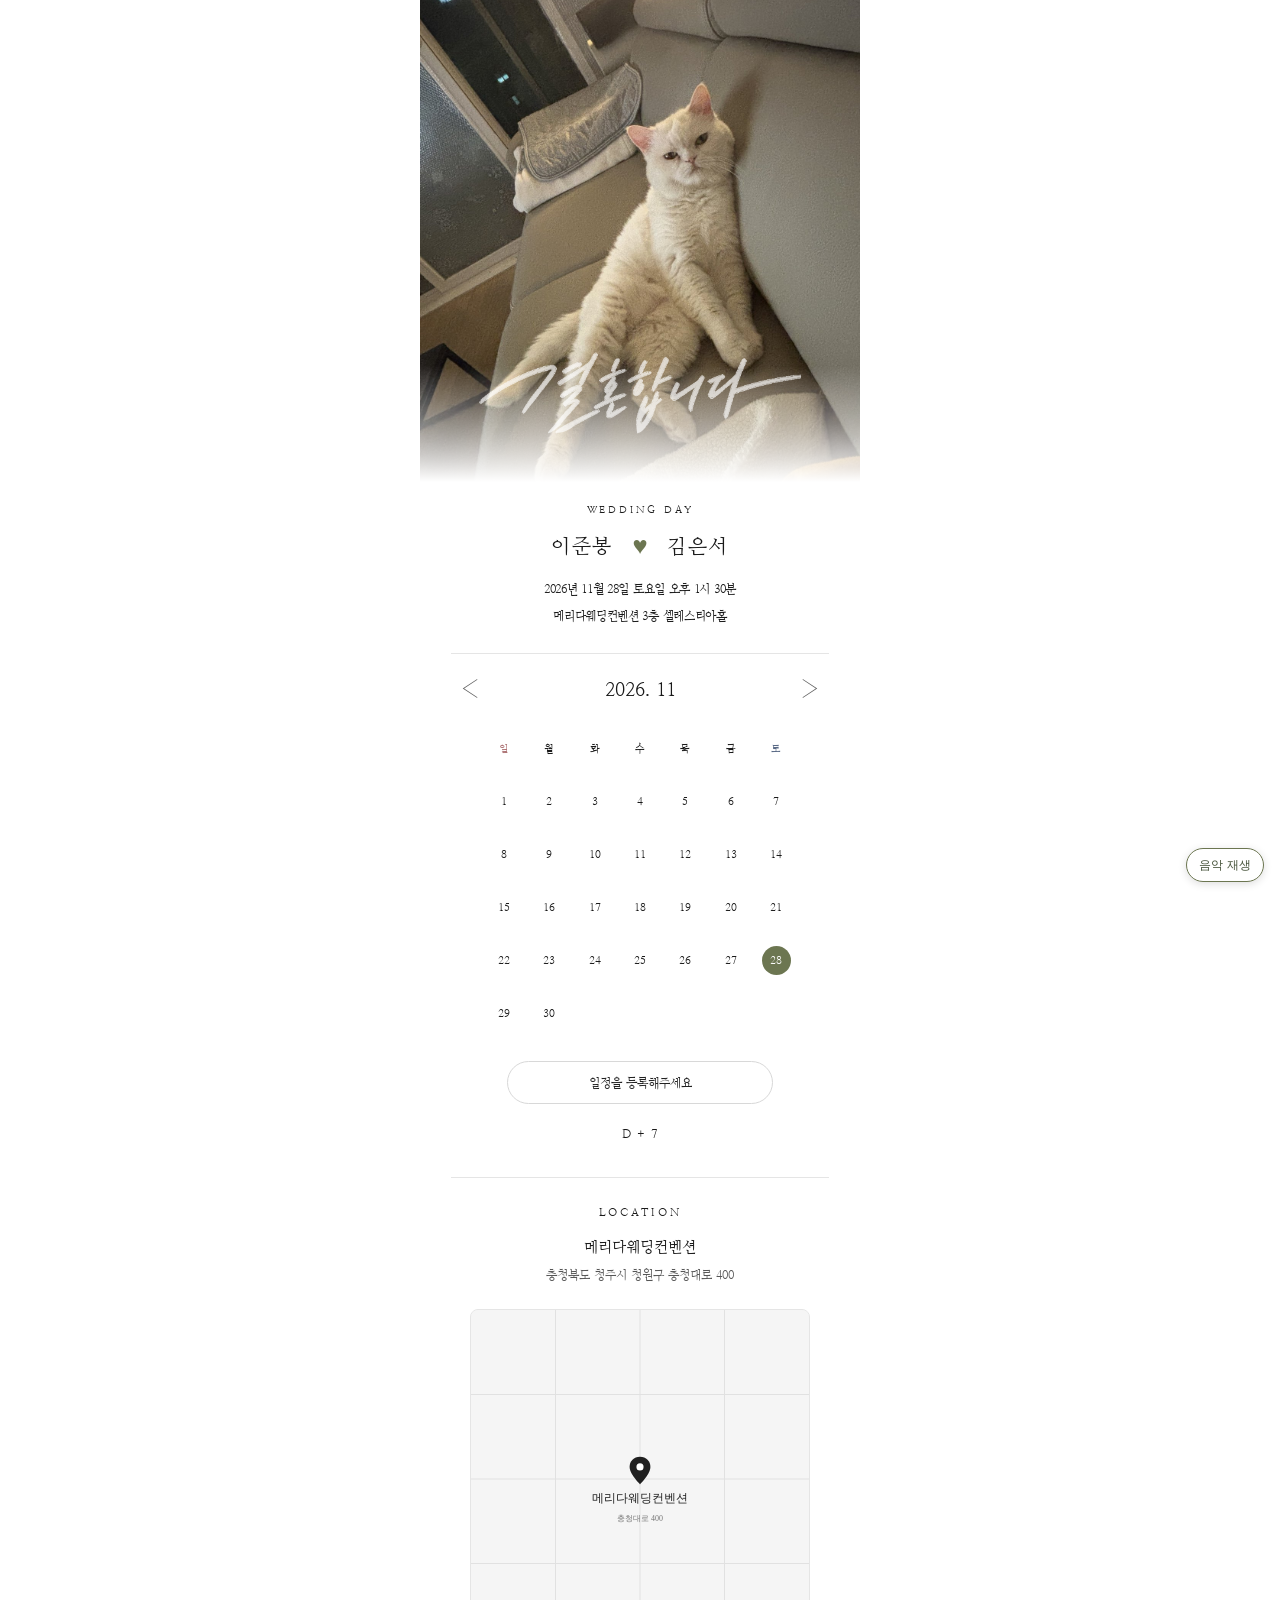
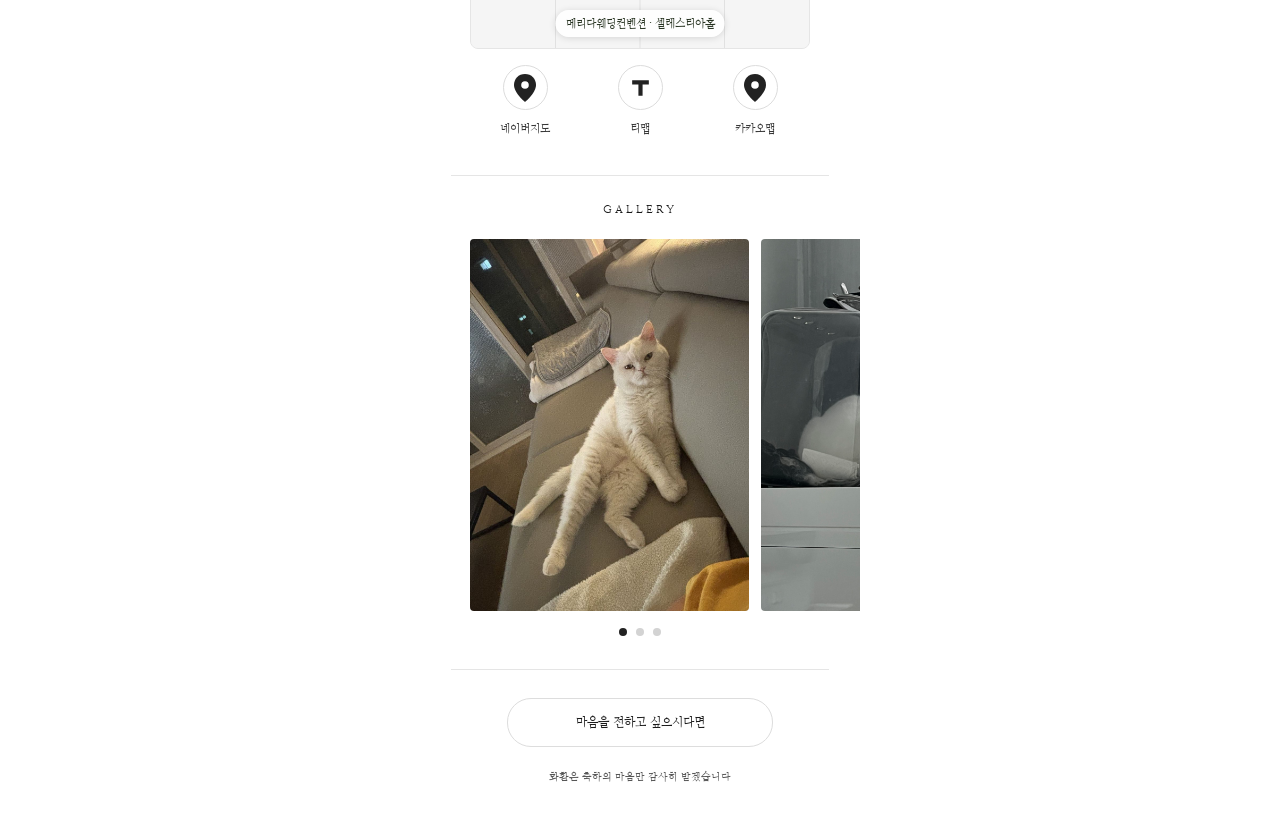
<file: test_url_28/index.html>
<!DOCTYPE html>

<html lang="ko"><head><meta charset="utf-8"/><meta content="width=device-width, initial-scale=1" name="viewport"/><title>이준봉 ♥ 김은서 결혼식</title><style></style><link href="styles.css" rel="stylesheet"/><style> .calendar-chooser{width:100%;margin:0 auto;text-align:center}.calendar-chooser summary{list-style:none;cursor:pointer;user-select:none}.calendar-chooser summary::-webkit-details-marker{display:none}.calendar-chooser[open] summary{border-color:#999}.native-choice-panel{position:relative;z-index:5;width:min(100%,340px);margin:11px auto 0;background:#fff;border:1px solid #e9e9e9;border-radius:15px;padding:14px;box-shadow:0 8px 22px #0001}.native-choice-panel .popup-head{display:block;font-size:14px}.native-choice-panel .popup-close-hint{display:block;margin:3px 0 7px;font:10px/1.5 system-ui,sans-serif;color:#777}.native-choice-panel .calendar-choice{box-sizing:border-box}.native-choice-panel .choice-icon{flex:none}.calendar-chooser:not([open]) .native-choice-panel{display:none}</style><style>.native-choice-panel .choice-detail>summary{list-style:none;cursor:pointer}.native-choice-panel .choice-detail>summary::-webkit-details-marker{display:none}.native-choice-panel .choice-detail[open]>summary{border-color:#888}.choice-icon .brand-icon{width:23px;height:23px;display:block}.choice-expansion{text-align:left;font:12px/1.7 system-ui,sans-serif;color:#555;border:1px solid #ededed;border-radius:10px;padding:12px;margin:-1px 0 8px}.choice-expansion p{margin:0 0 10px}.event-fallback{border-left:2px solid #333;padding:6px 10px;margin:10px 0;background:#fafafa}.event-fallback p{margin:4px 0 0}.file-link{display:block;padding:10px;border:1px solid #ddd;border-radius:8px;text-decoration:none;color:#222;margin:7px 0;font-size:12px}.file-note{margin:11px 0 0;color:#777;font:10px/1.5 system-ui,sans-serif}.calendar-chooser summary{list-style:none}</style><style>.location{padding-bottom:34px}.map-outer{width:min(100%,340px);margin:15px auto 0}.map-frame{width:100%;aspect-ratio:1;position:relative;background:#f2f2f2;border:1px solid #e5e5e5;border-radius:8px;overflow:hidden}.map-frame iframe{width:100%;height:100%;border:0;position:relative;z-index:1}.map-fallback{position:absolute;inset:0;display:flex;align-items:center;justify-content:center;flex-direction:column;gap:9px;font:12px/1.5 system-ui,sans-serif;color:#555;z-index:0}.map-fallback strong{font-size:14px}.map-credit{font:9px/1.6 system-ui,sans-serif;color:#888;text-align:right;margin:4px 0 8px}.map-apps{display:flex;justify-content:space-around;gap:5px}.map-apps>a{display:flex;flex-direction:column;align-items:center;gap:7px;color:#333;text-decoration:none;min-width:74px;font-family:WeddingSerif,"Nanum Myeongjo",serif;font-size:11px;line-height:1.4;letter-spacing:0}.map-app-icon{width:45px;height:45px;border-radius:50%;border:1px solid #dcdcdc;display:grid;place-items:center;background:white;color:#222}.map-apps svg{display:block}.tmap-fallback-note{font-family:WeddingSerif,"Nanum Myeongjo",serif;font-size:10px;line-height:1.6;color:#777;margin:12px 0 0;text-align:center}.tmap-fallback-note a{color:inherit;text-decoration:underline}@media(min-width:441px){.map-outer{width:340px}}</style><style>
.gallery-section{padding:18px 0 23px;text-align:center;overflow:hidden}.gallery-section h2{font-size:11px;letter-spacing:.28em;font-weight:400;margin:0 0 17px}.gallery-area{position:relative;--gallery-slide-width:min(82%,308px)}.gallery-track{display:flex;overflow-x:auto;scroll-snap-type:x mandatory;-webkit-overflow-scrolling:touch;scrollbar-width:none;gap:12px;padding-inline:calc((100% - var(--gallery-slide-width))/2);scroll-padding-inline:calc((100% - var(--gallery-slide-width))/2);touch-action:pan-x pan-y;overscroll-behavior-x:contain;scroll-behavior:smooth}.gallery-track::-webkit-scrollbar{display:none}.gallery-slide{flex:0 0 var(--gallery-slide-width);margin:0;scroll-snap-align:center;scroll-snap-stop:always;aspect-ratio:3/4;background:#f4f4f4;overflow:hidden;border-radius:4px}.gallery-slide img{width:100%;height:100%;object-fit:cover;display:block}.gallery-nav{position:absolute;top:50%;transform:translateY(-50%);width:36px;height:36px;border:0;display:grid;place-items:center;background:#fff;border-radius:50%;box-shadow:0 1px 8px #0002;font:26px/1 Georgia,serif;color:#252525;cursor:pointer;z-index:2}.gallery-nav.prev{left:14px}.gallery-nav.next{right:14px}.gallery-nav:disabled{opacity:.35;cursor:default}.gallery-dots{display:flex;justify-content:center;gap:9px;margin:11px auto 0}.gallery-dot{width:7px;height:7px;border-radius:50%;background:#d3d3d3}.gallery-dot.is-active{background:#222}.gallery-empty{font-size:12px;color:#777}@media(max-width:360px){.gallery-area{--gallery-slide-width:min(84%,292px)}.gallery-nav{width:34px;height:34px}}
</style><style>.gallery-track{--new-width:min(82%,340px);gap:12px;padding-inline:calc((100% - var(--new-width))/2);scroll-padding-inline:calc((100% - var(--new-width))/2);scroll-snap-type:x mandatory;overscroll-behavior-x:contain;scroll-behavior:smooth}.gallery-slide{position:relative;flex:0 0 var(--new-width);scroll-snap-align:center;scroll-snap-stop:always}.gallery-arrow{position:absolute;top:50%;transform:translateY(-50%);width:38px;height:38px;background:#fff;color:#222;border-radius:50%;display:grid;place-items:center;z-index:3;box-shadow:0 2px 8px #0002;text-decoration:none;font:26px/1 Georgia,serif}.gallery-prev{left:10px}.gallery-next{right:10px}.gallery-dot{display:block}.gallery-arrow:focus-visible,.gallery-dot:focus-visible{outline:2px solid #222;outline-offset:2px}@media(max-width:360px){.gallery-track{--new-width:84%}}
.contribution{padding:19px 23px 30px;text-align:center}.contribution-toggle{display:flex;align-items:center;justify-content:center;list-style:none;min-height:43px;border:1px solid #ddd;border-radius:24px;font-size:12px;cursor:pointer}.contribution-toggle::-webkit-details-marker{display:none}.contribution-panel{margin-top:12px;border:1px solid #eee;border-radius:11px;padding:13px}.account-side h3{background:#f6f6f6;margin:8px 0;padding:8px;font-size:12px;font-weight:400}.account-row{display:flex;text-align:left;align-items:center;gap:10px;padding:10px 0;border-bottom:1px solid #eee}.account-text{flex:1;min-width:0;overflow-wrap:anywhere;display:flex;flex-direction:column;font-size:11px;gap:5px}.copy-account{font-family:inherit;border:1px solid #ddd;background:#fff;border-radius:14px;padding:7px;min-width:48px;font-size:11px}.copy-account:disabled{opacity:.35}.contribution-note{font-size:10px;color:#555;line-height:1.8}.copy-status{font-size:11px;color:#555}</style><style>
/* P13: fixed 1:1 square independent of iframe intrinsic size */
.map-outer{width:min(100%,340px);margin-inline:auto}
.map-frame{position:relative!important;width:100%!important;height:auto!important;aspect-ratio:1/1!important;min-height:0!important;max-height:none!important;overflow:hidden!important}
.map-frame iframe,.map-frame .map-fallback{position:absolute!important;inset:0!important;width:100%!important;height:100%!important}
.tmap-fallback-note{display:none!important}
/* P15: native radio-state carousel, no JavaScript required for arrow taps */
.gallery-section{overflow:hidden}.gallery-area{position:relative;overflow:hidden;width:100%;--slide-width:min(82vw,340px);--slide-gap:12px}
.gallery-track{display:flex!important;gap:var(--slide-gap)!important;overflow:visible!important;padding:0 calc((100% - var(--slide-width))/2)!important;scroll-behavior:auto!important;scroll-snap-type:none!important;transform:translateX(0);transition:transform .26s ease;will-change:transform;touch-action:pan-y}
.gallery-slide{flex:0 0 var(--slide-width)!important;width:var(--slide-width)!important;aspect-ratio:3/4;position:relative;scroll-snap-align:none!important;overflow:hidden;border-radius:4px;margin:0}
.gallery-slide img{width:100%;height:100%;display:block;object-fit:cover}
.gallery-radio{position:absolute;opacity:0;pointer-events:none;width:1px;height:1px}
#gallery-select-2:checked~.gallery-area .gallery-track{transform:translateX(calc(-1 * (var(--slide-width) + var(--slide-gap))))}
#gallery-select-3:checked~.gallery-area .gallery-track{transform:translateX(calc(-2 * (var(--slide-width) + var(--slide-gap))))}
.gallery-arrow{position:absolute!important;top:50%;transform:translateY(-50%);width:38px;height:38px;background:#fff;color:#222;border-radius:50%;display:grid;place-items:center;z-index:5;box-shadow:0 2px 8px #0002;text-decoration:none;font:26px/1 Georgia,serif;cursor:pointer;user-select:none;-webkit-tap-highlight-color:transparent}
.gallery-arrow.gallery-prev{left:9px}.gallery-arrow.gallery-next{right:9px}
.gallery-dots{display:flex;gap:9px;justify-content:center;margin:11px auto 0}
.gallery-dot{width:8px;height:8px;border-radius:50%;background:#d4d4d4;cursor:pointer;display:block}
#gallery-select-1:checked~.gallery-dots label[for="gallery-select-1"],#gallery-select-2:checked~.gallery-dots label[for="gallery-select-2"],#gallery-select-3:checked~.gallery-dots label[for="gallery-select-3"]{background:#222}
@media(max-width:360px){.gallery-area{--slide-width:84vw}.gallery-arrow{width:34px;height:34px}}
</style><style>
/* P09 calendar: no vertically compressed cells; preserve seven columns and date order. */
.calendar-section{padding:15px 9% 18px}
.calendar-grid{width:min(100%,318px);aspect-ratio:1/1;margin-inline:auto;display:grid;grid-template-columns:repeat(7,minmax(0,1fr));grid-template-rows:repeat(6,minmax(0,1fr));row-gap:0;align-items:stretch}
.calendar-grid .weekday{height:100%;display:grid;place-items:center;padding:0;font-size:10px}
.calendar-grid .day{height:100%;min-height:0;display:grid;place-items:center;font-size:11px}
.calendar-grid .wedding-date{height:29px;width:29px;min-height:29px;align-self:center;justify-self:center}
/* P13 map: use intrinsic aspect ratio of square wrapper; iframe never establishes height. */
.map-outer{width:min(100%,340px)}
.map-frame{width:100%!important;aspect-ratio:1/1!important;height:auto!important;position:relative!important;overflow:hidden!important}
.map-frame>iframe,.map-frame>.map-fallback{position:absolute!important;inset:0!important;width:100%!important;height:100%!important;box-sizing:border-box!important}
/* P15: native touch scrolling + scroll snap, not transformed radio state. */
.gallery-section{overflow:hidden}
.gallery-area{--gallery-size:min(82vw,340px);position:relative;overflow:hidden;width:100%;}
.gallery-track{display:flex!important;flex-wrap:nowrap!important;gap:12px!important;box-sizing:border-box!important;overflow-x:auto!important;overflow-y:hidden!important;scroll-snap-type:x mandatory!important;scroll-padding-inline:calc((100% - var(--gallery-size))/2)!important;padding:0 calc((100% - var(--gallery-size))/2)!important;transform:none!important;transition:none!important;scroll-behavior:smooth!important;touch-action:pan-x pan-y!important;overscroll-behavior-x:contain;-webkit-overflow-scrolling:touch;scrollbar-width:none;}
.gallery-track::-webkit-scrollbar{display:none}
.gallery-slide{flex:0 0 var(--gallery-size)!important;width:var(--gallery-size)!important;min-width:0!important;position:relative!important;aspect-ratio:3/4!important;margin:0!important;scroll-snap-align:center!important;scroll-snap-stop:always!important;overflow:hidden!important;border-radius:4px}
.gallery-slide img{display:block;width:100%;height:100%;object-fit:cover;pointer-events:none}
.gallery-arrow{position:absolute!important;top:50%!important;transform:translateY(-50%)!important;width:38px;height:38px;background:white;color:#222;border-radius:50%;display:grid;place-items:center;z-index:4;text-decoration:none;box-shadow:0 2px 8px #0003;cursor:pointer;font:26px/1 Georgia,serif;touch-action:manipulation}
.gallery-arrow.gallery-prev{left:10px!important}
.gallery-arrow.gallery-next{right:10px!important}
.gallery-dots{display:flex;justify-content:center;gap:9px;margin:11px auto 0}
.gallery-dot{display:block;width:8px;height:8px;border-radius:50%;background:#d3d3d3}
.gallery-dot.is-active{background:#222}
.gallery-radio{display:none!important}
@media(max-width:360px){.gallery-area{--gallery-size:84vw}.gallery-arrow{width:34px;height:34px}}
</style><style>
/* P15: user explicitly removed gallery arrow controls */
.gallery-arrow,.gallery-nav{display:none!important}
.gallery-track{display:flex!important;overflow-x:auto!important;overflow-y:hidden!important;scroll-snap-type:x mandatory!important;scroll-behavior:smooth!important;overscroll-behavior-x:contain;touch-action:pan-x pan-y!important;transform:none!important;transition:none!important;gap:12px!important;--gallery-width:min(82%,340px);padding-inline:calc((100% - var(--gallery-width))/2)!important;scroll-padding-inline:calc((100% - var(--gallery-width))/2)!important}
.gallery-slide{position:relative;flex:0 0 var(--gallery-width)!important;width:var(--gallery-width)!important;scroll-snap-align:center!important;scroll-snap-stop:always!important;aspect-ratio:3/4}
.gallery-slide img{width:100%;height:100%;object-fit:cover}
/* P17/18: approved gift icon, bride/groom mutually exclusive tab */
.contribution-toggle{gap:12px;font-family:WeddingSerif,"Nanum Myeongjo",serif}
.gift-icon{flex:none;display:inline-block;vertical-align:middle}
.contribution-tabs{display:flex;width:100%;border-bottom:1px solid #ededed;background:#fafafa;margin:0 0 9px}
.contribution-tab{width:50%;border:0;border-bottom:2px solid transparent;border-radius:0;background:transparent;min-height:39px;color:#777;cursor:pointer;font:12px/1.4 WeddingSerif,"Nanum Myeongjo",serif}
.contribution-tab[aria-selected="true"]{color:#222;background:#fff;border-bottom-color:#333}
.contribution-tabpanel[hidden]{display:none!important}
.contribution-tabpanel{min-width:0}
.contribution-panel{padding:12px 13px 16px}
.account-side h3{display:none}
.account-row:last-child{border-bottom:none}
.contribution-tab:focus-visible{outline:2px solid #333;outline-offset:-2px}
</style><style>
/* P18: iPhone local HTML safe — radio/label tabs, no JavaScript dependency. */
.contribution-panel .account-choice{position:absolute;width:1px;height:1px;opacity:0;clip-path:inset(50%);overflow:hidden}
.contribution-tabs .contribution-tab{display:flex;align-items:center;justify-content:center;width:50%;min-height:39px;cursor:pointer;user-select:none;-webkit-tap-highlight-color:transparent;font:12px/1.4 WeddingSerif,"Nanum Myeongjo",serif;color:#777;border-bottom:2px solid transparent}
#account-groom:checked~.contribution-tabs label[for="account-groom"],#account-bride:checked~.contribution-tabs label[for="account-bride"]{color:#222;background:#fff;border-bottom-color:#333}
.contribution-panel>.contribution-tabpanel{display:none!important}
#account-groom:checked~#panel-groom,#account-bride:checked~#panel-bride{display:block!important}
#account-groom:focus-visible~.contribution-tabs label[for="account-groom"],#account-bride:focus-visible~.contribution-tabs label[for="account-bride"]{outline:2px solid #333;outline-offset:-2px}
</style><style id="requested-layout-fix">
/* Requested account rows: bank (5 Hangul chars) | number on row 1, holder on row 2. */
.account-row .account-text{display:flex;flex-direction:column;gap:5px;flex:1;min-width:0;overflow-wrap:normal;text-align:left}
.account-row .account-first-line{display:flex;align-items:baseline;gap:9px;min-width:0;width:100%;font-size:11px;line-height:1.6}
.account-row .account-bank{display:inline-block;flex:0 0 5em;min-width:5em;max-width:5em;white-space:nowrap;overflow:hidden;text-overflow:ellipsis}
.account-row .account-separator{flex:0 0 auto;color:#c9c9c9}
.account-row .account-number{flex:1;min-width:0;overflow-wrap:anywhere;letter-spacing:0}
.account-row .account-holder{display:block;font-size:11px;line-height:1.6;color:#555}
.account-row .copy-account{flex:0 0 auto;align-self:center}
.map-credit{display:none!important}
</style><style id="spacing-rhythm-v1">
/* P20: unified whitespace rhythm — approved proportions retained. */
:root{--gap-line:8px;--gap-item:14px;--gap-block:24px;--gap-section:32px}
/* Important: keep cover crop, lettering, and square calendar/map geometry unchanged. */
.intro{padding-top:22px!important;padding-bottom:26px!important}
.intro .eyebrow{margin-bottom:18px!important}
.intro .names{margin-bottom:17px!important}
.intro .event-line,.intro .hall-line{line-height:1.85!important}
.intro .hall-line{margin-top:5px!important}
.calendar-section{padding-top:23px!important;padding-bottom:28px!important}
.calendar-section .month{margin-bottom:21px!important}
/* Keep the calendar-grid square, only change its surrounding whitespace. */
.calendar-grid{aspect-ratio:1 / 1!important}
.calendar-chooser{margin-top:21px!important}
.calendar-chooser>.secondary,.calendar-chooser>summary.secondary{margin-top:20px!important}
.calendar-chooser .native-choice-panel{margin-top:14px!important;padding-top:16px!important;padding-bottom:17px!important}
.calendar-choice{margin-bottom:9px!important}
.dday{margin-top:23px!important;margin-bottom:8px!important}
.location{padding-top:28px!important;padding-bottom:38px!important}
.location h2{margin-top:0!important;margin-bottom:19px!important}
.location>p{margin-top:0!important;margin-bottom:9px!important}
.location address{line-height:1.85!important}
.location .map-outer{margin-top:23px!important}
/* Do not alter the map width, height, aspect ratio or iframe fit. */
.location .map-credit{margin-top:7px!important;margin-bottom:13px!important}
.location .map-apps{margin-top:16px!important}
.location .map-apps>a{gap:11px!important}
.gallery-section{padding-top:27px!important;padding-bottom:33px!important}
.gallery-section h2{margin-bottom:23px!important}
.gallery-dots{margin-top:17px!important}
.contribution{padding-top:28px!important;padding-bottom:38px!important}
.contribution-toggle{min-height:49px!important}
.contribution-panel{margin-top:18px!important;padding:18px 16px 19px!important}
.contribution-tabs{margin-bottom:16px!important}
.contribution-tabs .contribution-tab{min-height:45px!important}
.account-row{padding-top:16px!important;padding-bottom:16px!important;gap:14px!important}
.account-row .account-text{gap:9px!important}
.account-row .account-first-line{line-height:1.8!important}
.account-row .account-holder{line-height:1.8!important}
.contribution-note{margin-top:20px!important;line-height:2!important}
@media(max-width:359px){.intro{padding-inline:8px!important}.calendar-section{padding-inline:8%!important}.account-row{gap:8px!important}}
</style><style>.map-external-fallback{display:inline-block;font:inherit;color:#444;text-underline-offset:3px}.map-fallback{font-family:WeddingSerif,"Nanum Myeongjo",serif}</style><link href="vendor/leaflet.css" rel="stylesheet"/><script defer="" src="vendor/leaflet.js"></script><script defer="" src="map-interaction.js"></script><script defer src="gallery-dynamic.js"></script><script defer src="cover-photo.js"></script><link rel="stylesheet" href="bgm.css"/><script defer src="bgm.js"></script></head><body><audio id="wedding-bgm" src="assets/audio/wedding-bgm.mp3" preload="none" loop></audio><button id="bgm-toggle" class="bgm-toggle" type="button" aria-label="배경음악 재생" aria-pressed="false">음악 재생</button><main class="page"><section aria-label="결혼식 표지" class="cover"><img alt="표지 사진" class="cover-photo" src="assets/cover.jpg"/><img alt="결혼합니다" class="lettering" src="assets/lettering.png"/></section><section class="intro"><p class="eyebrow">WEDDING DAY</p><p class="names">이준봉 <span aria-hidden="true" class="heart">♥</span> 김은서</p><p class="event-line"><time datetime="2026-11-28T13:30">2026년 11월 28일 토요일 오후 1시 30분</time></p><p class="hall-line">메리다웨딩컨벤션 3층 셀레스티아홀</p></section><div class="rule"></div><section aria-label="2026년 11월 달력" class="calendar-section"><p class="month"><span aria-hidden="true" class="arrow">‹</span><span>2026. 11</span><span aria-hidden="true" class="arrow">›</span></p><div class="calendar-grid"><span class="weekday">일</span><span class="weekday">월</span><span class="weekday">화</span><span class="weekday">수</span><span class="weekday">목</span><span class="weekday">금</span><span class="weekday">토</span><span class="day">1</span><span class="day">2</span><span class="day">3</span><span class="day">4</span><span class="day">5</span><span class="day">6</span><span class="day">7</span><span class="day">8</span><span class="day">9</span><span class="day">10</span><span class="day">11</span><span class="day">12</span><span class="day">13</span><span class="day">14</span><span class="day">15</span><span class="day">16</span><span class="day">17</span><span class="day">18</span><span class="day">19</span><span class="day">20</span><span class="day">21</span><span class="day">22</span><span class="day">23</span><span class="day">24</span><span class="day">25</span><span class="day">26</span><span class="day">27</span><span aria-label="11월 28일 예식일" class="day wedding-date">28</span><span class="day">29</span><span class="day">30</span><span aria-hidden="true" class="day empty"></span><span aria-hidden="true" class="day empty"></span><span aria-hidden="true" class="day empty"></span><span aria-hidden="true" class="day empty"></span><span aria-hidden="true" class="day empty"></span></div><details class="calendar-chooser" id="calendar-chooser"><summary aria-label="일정 등록 메뉴 열기" class="secondary" id="add-to-calendar">일정을 등록해주세요</summary><div class="native-choice-panel"><a class="calendar-choice" href="https://calendar.google.com/calendar/render?action=TEMPLATE&amp;text=%EC%9D%B4%EC%A4%80%EB%B4%89+%E2%99%A5+%EA%B9%80%EC%9D%80%EC%84%9C+%EA%B2%B0%ED%98%BC%EC%8B%9D&amp;dates=20261128T133000%2F20261128T143000&amp;ctz=Asia%2FSeoul&amp;details=%EA%B2%B0%ED%98%BC%EC%8B%9D+%EC%B4%88%EB%8C%80&amp;location=%EB%A9%94%EB%A6%AC%EB%8B%A4%EC%9B%A8%EB%94%A9%EC%BB%A8%EB%B2%A4%EC%85%98+3%EC%B8%B5+%EC%85%80%EB%A0%88%EC%8A%A4%ED%8B%B0%EC%95%84%ED%99%80%2C+%EC%B6%A9%EC%B2%AD%EB%B6%81%EB%8F%84+%EC%B2%AD%EC%A3%BC%EC%8B%9C+%EC%B2%AD%EC%9B%90%EA%B5%AC+%EC%B6%A9%EC%B2%AD%EB%8C%80%EB%A1%9C+400" id="google-calendar" rel="noopener noreferrer" target="_blank"><span class="choice-label">Google 캘린더에 추가하기</span></a><a class="calendar-choice" href="https://outlook.live.com/calendar/deeplink/compose?path=%2Fcalendar%2Faction%2Fcompose&amp;rru=addevent&amp;subject=%EC%9D%B4%EC%A4%80%EB%B4%89+%E2%99%A5+%EA%B9%80%EC%9D%80%EC%84%9C+%EA%B2%B0%ED%98%BC%EC%8B%9D&amp;startdt=2026-11-28T13%3A30%3A00&amp;enddt=2026-11-28T14%3A30%3A00&amp;location=%EB%A9%94%EB%A6%AC%EB%8B%A4%EC%9B%A8%EB%94%A9%EC%BB%A8%EB%B2%A4%EC%85%98+3%EC%B8%B5+%EC%85%80%EB%A0%88%EC%8A%A4%ED%8B%B0%EC%95%84%ED%99%80%2C+%EC%B6%A9%EC%B2%AD%EB%B6%81%EB%8F%84+%EC%B2%AD%EC%A3%BC%EC%8B%9C+%EC%B2%AD%EC%9B%90%EA%B5%AC+%EC%B6%A9%EC%B2%AD%EB%8C%80%EB%A1%9C+400&amp;body=%EA%B2%B0%ED%98%BC%EC%8B%9D+%EC%B4%88%EB%8C%80+%C2%B7+%ED%95%9C%EA%B5%AD+%EC%8B%9C%EA%B0%84%28Asia%2FSeoul%29+%EA%B8%B0%EC%A4%80" id="outlook-calendar" rel="noopener noreferrer" target="_blank"><span class="choice-label">Outlook 캘린더에 추가하기</span></a><a class="calendar-choice" href="wedding-20261128.ics" id="other-calendar" type="text/calendar"><span class="choice-label">기타(아이폰) 캘린더에 추가하기</span></a></div></details><p class="dday" data-target="2026-11-28" id="dday"><strong>D - 35</strong></p></section><div class="rule"></div><section class="location"><h2>LOCATION</h2><p>메리다웨딩컨벤션</p><address>충청북도 청주시 청원구 충청대로 400</address><div class="map-outer"><div aria-label="메리다웨딩컨벤션 위치 지도 — 온라인에서 확대, 축소, 이동 가능" class="map-frame" data-lat="36.6863283393705" data-lng="127.510974315734" style="width:100%;aspect-ratio:1/1;height:auto;position:relative;"><img alt="메리다웨딩컨벤션 위치 안내. 정확한 지도는 온라인에서 표시됩니다." class="map-static" src="assets/map-location-schematic.svg"/><div aria-label="확대 축소와 이동이 가능한 지도" id="interactive-map"></div><div aria-label="예식장 위치" class="venue-map-caption">메리다웨딩컨벤션 · 셀레스티아홀</div><div aria-label="지도 확대 축소" class="map-zoom-controls"><button aria-label="지도 확대" data-map-action="zoom-in" type="button">+</button><button aria-label="지도 축소" data-map-action="zoom-out" type="button">−</button></div></div><nav aria-label="지도 앱 바로가기" class="map-apps"><a href="https://app.map.naver.com/launchApp/?elat=36.6863283393705&amp;elng=127.510974315734&amp;etitle=%EB%A9%94%EB%A6%AC%EB%8B%A4%EC%9B%A8%EB%94%A9%EC%BB%A8%EB%B2%A4%EC%85%98&amp;menu=route&amp;version=11" rel="noopener noreferrer" target="_blank"><span class="map-app-icon"><svg aria-hidden="true" height="28" viewbox="0 0 24 28" width="24"><path d="M12 0C5.5 0 1 4.9 1 11c0 8 11 17 11 17s11-9 11-17C23 4.9 18.5 0 12 0Z" fill="currentColor"></path><circle cx="12" cy="11" fill="white" r="3.8"></circle></svg></span><span>네이버지도</span></a><a aria-label="티맵 앱으로 목적지 길찾기" href="tmap://?rGoName=%EB%A9%94%EB%A6%AC%EB%8B%A4%EC%9B%A8%EB%94%A9%EC%BB%A8%EB%B2%A4%EC%85%98&amp;rGoX=127.510974315734&amp;rGoY=36.6863283393705"><span class="map-app-icon"><svg aria-hidden="true" height="25" viewbox="0 0 24 24" width="25"><path d="M4 5h16v4h-6v11h-4V9H4Z" fill="currentColor"></path></svg></span><span>티맵</span></a><a href="https://map.kakao.com/link/to/%EB%A9%94%EB%A6%AC%EB%8B%A4%EC%9B%A8%EB%94%A9%EC%BB%A8%EB%B2%A4%EC%85%98,36.6863283393705,127.510974315734" rel="noopener noreferrer" target="_blank"><span class="map-app-icon"><svg aria-hidden="true" height="28" viewbox="0 0 24 28" width="24"><path d="M12 0C5.5 0 1 4.9 1 11c0 8 11 17 11 17s11-9 11-17C23 4.9 18.5 0 12 0Z" fill="currentColor"></path><circle cx="12" cy="11" fill="white" r="3.8"></circle></svg></span><span>카카오맵</span></a></nav></div></section><div class="rule"></div><section aria-labelledby="gallery-heading" class="gallery-section"><h2 id="gallery-heading">GALLERY</h2><div class="gallery-area"><div aria-label="사진 갤러리, 좌우로 넘겨 한 장씩 이동" class="gallery-track" id="gallery-track" tabindex="0"></div></div><div aria-label="갤러리 사진 위치" class="gallery-dots" id="gallery-dots"></div></section><div class="rule"></div><section class="contribution"><details><summary class="contribution-toggle">마음을 전하고 싶으시다면<span class="toggle-chevron">⌄</span></summary><div class="contribution-panel"><input aria-label="신랑측" checked="" class="account-choice" id="account-groom" name="account-side" type="radio"/><input aria-label="신부측" class="account-choice" id="account-bride" name="account-side" type="radio"/><div aria-label="계좌 구분" class="contribution-tabs"><label class="contribution-tab" for="account-groom">신랑측</label><label class="contribution-tab" for="account-bride">신부측</label></div><div class="contribution-tabpanel" id="panel-groom"><div class="account-side"><h3>신랑측</h3><div class="account-row" data-account-index="0" data-account-side="groom"><div class="account-text"><div class="account-first-line"><span class="account-bank">은행 미입력</span><span aria-hidden="true" class="account-separator">|</span><span class="account-number">계좌번호 미입력</span></div><span class="account-holder">예금주 미입력</span></div><button aria-label="계좌번호 복사" class="copy-account" disabled="" type="button">복사</button></div><div class="account-row" data-account-index="1" data-account-side="groom"><div class="account-text"><div class="account-first-line"><span class="account-bank">은행 미입력</span><span aria-hidden="true" class="account-separator">|</span><span class="account-number">계좌번호 미입력</span></div><span class="account-holder">예금주 미입력</span></div><button aria-label="계좌번호 복사" class="copy-account" disabled="" type="button">복사</button></div><div class="account-row" data-account-index="2" data-account-side="groom"><div class="account-text"><div class="account-first-line"><span class="account-bank">은행 미입력</span><span aria-hidden="true" class="account-separator">|</span><span class="account-number">계좌번호 미입력</span></div><span class="account-holder">예금주 미입력</span></div><button aria-label="계좌번호 복사" class="copy-account" disabled="" type="button">복사</button></div></div></div><div class="contribution-tabpanel" id="panel-bride"><div class="account-side"><h3>신부측</h3><div class="account-row" data-account-index="0" data-account-side="bride"><div class="account-text"><div class="account-first-line"><span class="account-bank">은행 미입력</span><span aria-hidden="true" class="account-separator">|</span><span class="account-number">계좌번호 미입력</span></div><span class="account-holder">예금주 미입력</span></div><button aria-label="계좌번호 복사" class="copy-account" disabled="" type="button">복사</button></div></div></div><p class="copy-status" role="status"></p></div></details><p class="contribution-note">화환은 축하의 마음만 감사히 받겠습니다</p></section></main><script id="wedding-data" type="application/json">{"groom": "이준봉", "bride": "김은서", "date": "2026-11-28", "time": "13:30", "venue": "메리다웨딩컨벤션", "hall": "3층 셀레스티아홀", "address": "충청북도 청주시 청원구 충청대로 400"}</script><script>
(function(){
 try { var e=document.getElementById('dday');if(!e)return;var t=e.getAttribute('data-target');var now=new Date();var parts=new Intl.DateTimeFormat('en-CA',{timeZone:'Asia/Seoul',year:'numeric',month:'2-digit',day:'2-digit'}).formatToParts(now);var o={};parts.forEach(function(p){o[p.type]=p.value});var today=Date.UTC(+o.year,+o.month-1,+o.day);var x=t.split('-');var target=Date.UTC(+x[0],+x[1]-1,+x[2]);var n=Math.round((target-today)/86400000);e.textContent=n>0?'D - '+n:n===0?'D - DAY':'D + '+Math.abs(n); }catch(e){}
})();
</script><script>/* 기존 3장 고정 갤러리 점 동기화는 동적 갤러리 스크립트로 대체. */</script><script id="account-config" type="application/json">{"groom": [{"bank": "", "number": "", "holder": ""}, {"bank": "", "number": "", "holder": ""}, {"bank": "", "number": "", "holder": ""}], "bride": [{"bank": "", "number": "", "holder": ""}]}</script><script>(function(){'use strict';
const rows=[...document.querySelectorAll('.account-row[data-account-side]')];
const live=document.querySelector('.copy-status');
function say(message){if(live)live.textContent=message;}
function apply(accounts){rows.forEach(row=>{const side=row.dataset.accountSide;const index=Number(row.dataset.accountIndex);const a=(accounts[side]||[])[index]||{};const bank=String(a.bank||'').trim(),number=String(a.number||'').trim(),holder=String(a.holder||'').trim();row.querySelector('.account-bank').textContent=bank||'은행 미입력';row.querySelector('.account-number').textContent=number||'계좌번호 미입력';row.querySelector('.account-holder').textContent=holder||'예금주 미입력';const btn=row.querySelector('.copy-account');btn.disabled=!(bank&&number&&holder);btn.dataset.copyDetails=btn.disabled?'':[bank,number,holder].join('\n');});}
async function copyText(text){if(navigator.clipboard&&window.isSecureContext){try{await navigator.clipboard.writeText(text);return true;}catch(_){}}
const t=document.createElement('textarea');t.value=text;t.setAttribute('readonly','');t.style.position='fixed';t.style.opacity='0';t.style.left='-9999px';document.body.appendChild(t);t.focus();t.select();t.setSelectionRange(0,t.value.length);let ok=false;try{ok=document.execCommand('copy');}catch(_){}t.remove();return ok;}
rows.forEach(row=>row.querySelector('.copy-account').addEventListener('click',async function(){if(this.disabled||!this.dataset.copyDetails)return;const ok=await copyText(this.dataset.copyDetails);say(ok?'은행명, 계좌번호, 예금주가 복사되었습니다.':'복사할 수 없습니다. 은행명, 계좌번호, 예금주를 확인해주세요.');}));
const payload=document.getElementById('account-config');if(!payload)return;try{apply(JSON.parse(payload.textContent));}catch(_){say('계좌 정보를 읽지 못했습니다.');}
})();</script><script>/* 달력 메뉴 외부 터치 시 닫기: 기존 링크 이동 이벤트는 변경하지 않습니다. */
(function(){const chooser=document.getElementById('calendar-chooser');if(!chooser)return;document.addEventListener('click',function(event){if(chooser.open&&!chooser.contains(event.target))chooser.open=false;});document.addEventListener('keydown',function(event){if(event.key==='Escape')chooser.open=false;});})();</script></body></html>
</file>
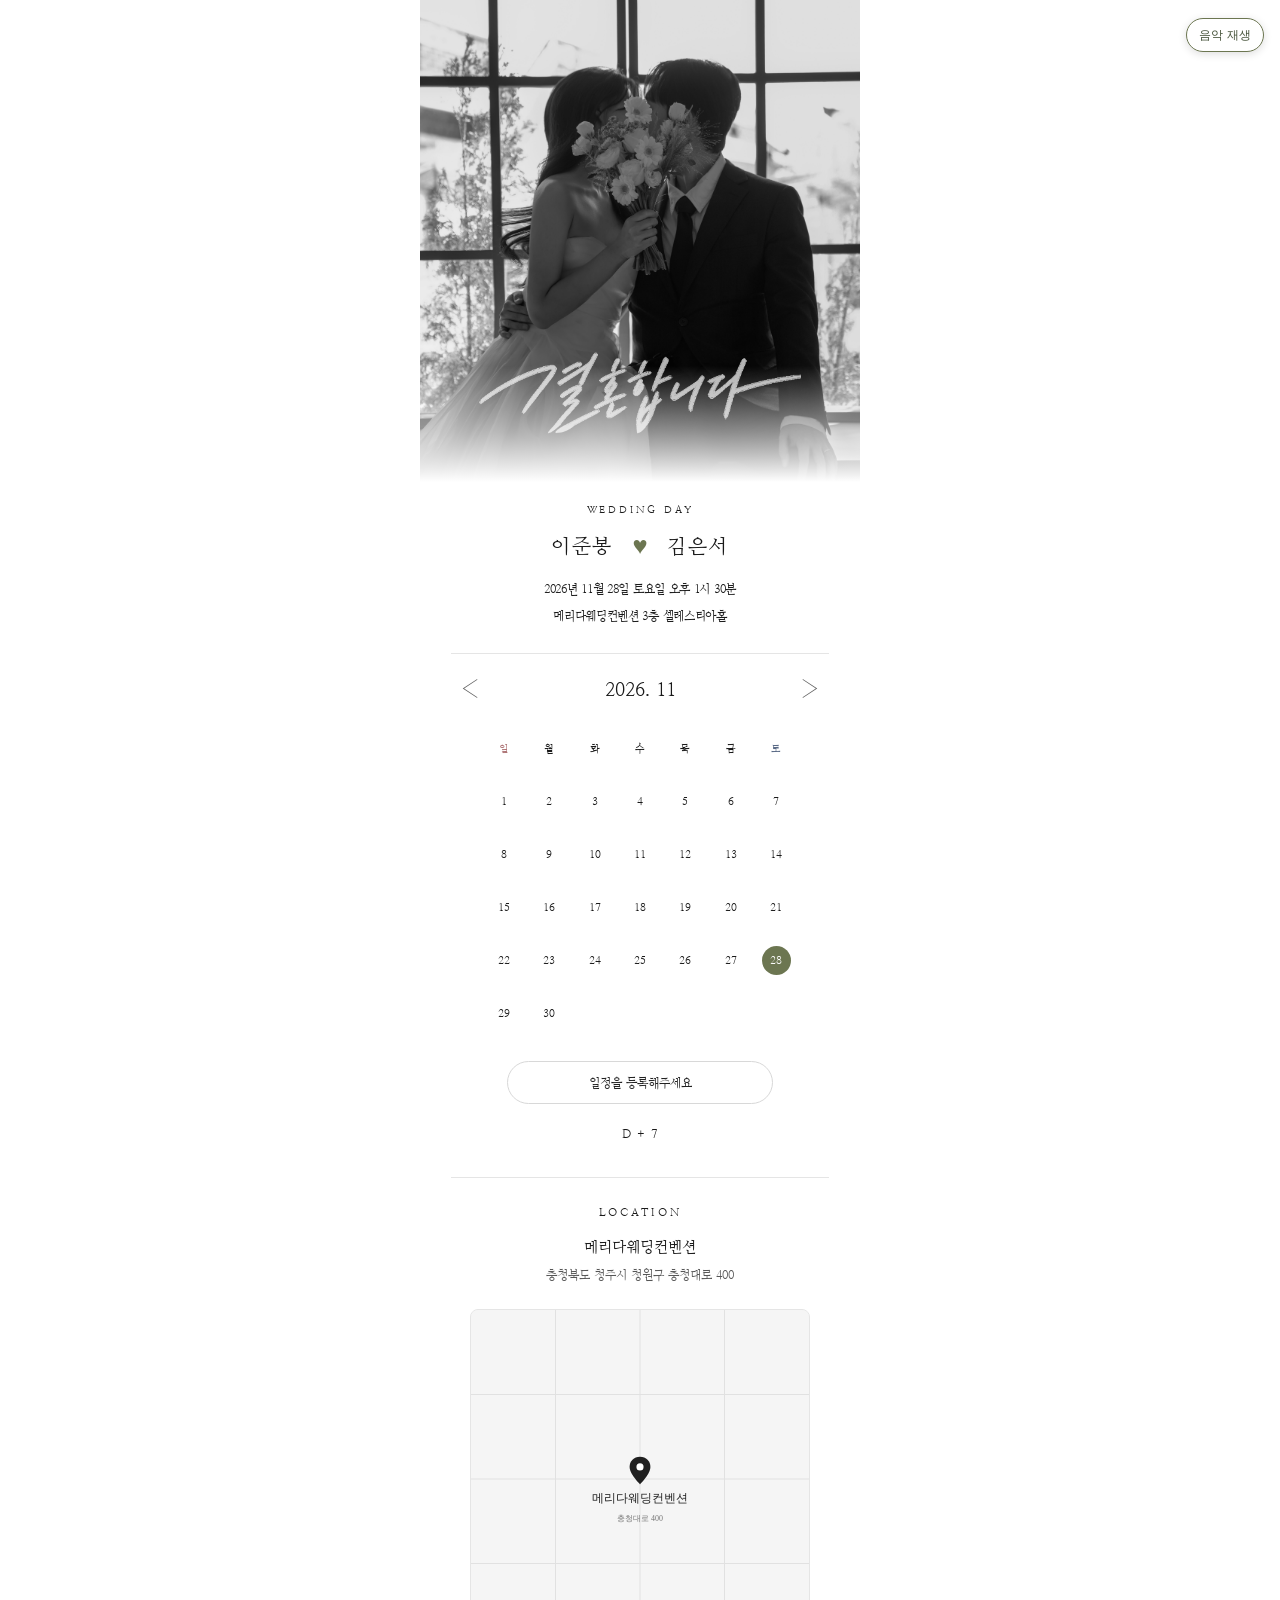
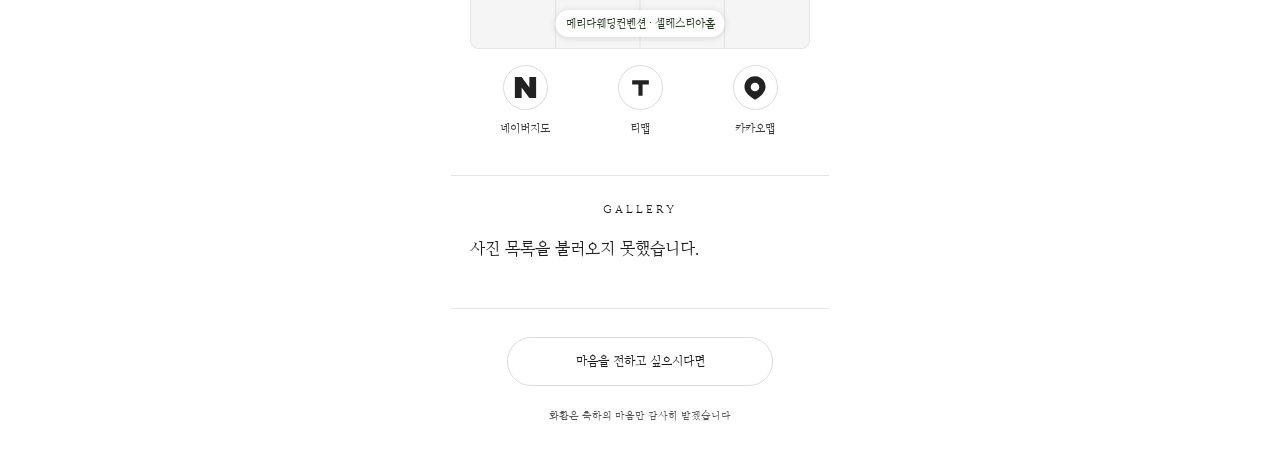
<file: test_url_31/index.html>
<!DOCTYPE html>

<html lang="ko"><head><base href="../"/><meta charset="utf-8"/><meta content="width=device-width, initial-scale=1" name="viewport"/><title>이준봉 ♥ 김은서 결혼식</title><meta name="description" content="2026년 11월 28일 오후 1시 30분, 메리다웨딩컨벤션 3층 셀레스티아홀"/><meta property="og:type" content="website"/><meta property="og:locale" content="ko_KR"/><meta property="og:site_name" content="모바일 청첩장"/><meta property="og:title" content="이준봉 ♥ 김은서 결혼식"/><meta property="og:description" content="2026년 11월 28일 토요일 오후 1시 30분 · 메리다웨딩컨벤션 3층 셀레스티아홀"/><meta property="og:url" content="https://ljdalbong.github.io/wedding_qr_url/"/><meta property="og:image" content="https://ljdalbong.github.io/wedding_qr_url/assets/social-cover.jpg?v=20261101"/><meta property="og:image:width" content="1200"/><meta property="og:image:height" content="630"/><meta name="twitter:card" content="summary_large_image"/><meta name="twitter:title" content="이준봉 ♥ 김은서 결혼식"/><meta name="twitter:image" content="https://ljdalbong.github.io/wedding_qr_url/assets/social-cover.jpg?v=20261101"/><style></style><link href="styles.css" rel="stylesheet"/><style> .calendar-chooser{width:100%;margin:0 auto;text-align:center}.calendar-chooser summary{list-style:none;cursor:pointer;user-select:none}.calendar-chooser summary::-webkit-details-marker{display:none}.calendar-chooser[open] summary{border-color:#999}.native-choice-panel{position:relative;z-index:5;width:min(100%,340px);margin:11px auto 0;background:#fff;border:1px solid #e9e9e9;border-radius:15px;padding:14px;box-shadow:0 8px 22px #0001}.native-choice-panel .popup-head{display:block;font-size:14px}.native-choice-panel .popup-close-hint{display:block;margin:3px 0 7px;font:10px/1.5 system-ui,sans-serif;color:#777}.native-choice-panel .calendar-choice{box-sizing:border-box}.native-choice-panel .choice-icon{flex:none}.calendar-chooser:not([open]) .native-choice-panel{display:none}</style><style>.native-choice-panel .choice-detail>summary{list-style:none;cursor:pointer}.native-choice-panel .choice-detail>summary::-webkit-details-marker{display:none}.native-choice-panel .choice-detail[open]>summary{border-color:#888}.choice-icon .brand-icon{width:23px;height:23px;display:block}.choice-expansion{text-align:left;font:12px/1.7 system-ui,sans-serif;color:#555;border:1px solid #ededed;border-radius:10px;padding:12px;margin:-1px 0 8px}.choice-expansion p{margin:0 0 10px}.event-fallback{border-left:2px solid #333;padding:6px 10px;margin:10px 0;background:#fafafa}.event-fallback p{margin:4px 0 0}.file-link{display:block;padding:10px;border:1px solid #ddd;border-radius:8px;text-decoration:none;color:#222;margin:7px 0;font-size:12px}.file-note{margin:11px 0 0;color:#777;font:10px/1.5 system-ui,sans-serif}.calendar-chooser summary{list-style:none}</style><style>.location{padding-bottom:34px}.map-outer{width:min(100%,340px);margin:15px auto 0}.map-frame{width:100%;aspect-ratio:1;position:relative;background:#f2f2f2;border:1px solid #e5e5e5;border-radius:8px;overflow:hidden}.map-frame iframe{width:100%;height:100%;border:0;position:relative;z-index:1}.map-fallback{position:absolute;inset:0;display:flex;align-items:center;justify-content:center;flex-direction:column;gap:9px;font:12px/1.5 system-ui,sans-serif;color:#555;z-index:0}.map-fallback strong{font-size:14px}.map-credit{font:9px/1.6 system-ui,sans-serif;color:#888;text-align:right;margin:4px 0 8px}.map-apps{display:flex;justify-content:space-around;gap:5px}.map-apps>a{display:flex;flex-direction:column;align-items:center;gap:7px;color:#333;text-decoration:none;min-width:74px;font-family:WeddingSerif,"Nanum Myeongjo",serif;font-size:11px;line-height:1.4;letter-spacing:0}.map-app-icon{width:45px;height:45px;border-radius:50%;border:1px solid #dcdcdc;display:grid;place-items:center;background:white;color:#222}.map-apps svg{display:block}.tmap-fallback-note{font-family:WeddingSerif,"Nanum Myeongjo",serif;font-size:10px;line-height:1.6;color:#777;margin:12px 0 0;text-align:center}.tmap-fallback-note a{color:inherit;text-decoration:underline}@media(min-width:441px){.map-outer{width:340px}}</style><style>
.gallery-section{padding:18px 0 23px;text-align:center;overflow:hidden}.gallery-section h2{font-size:11px;letter-spacing:.28em;font-weight:400;margin:0 0 17px}.gallery-area{position:relative;--gallery-slide-width:min(82%,308px)}.gallery-track{display:flex;overflow-x:auto;scroll-snap-type:x mandatory;-webkit-overflow-scrolling:touch;scrollbar-width:none;gap:12px;padding-inline:calc((100% - var(--gallery-slide-width))/2);scroll-padding-inline:calc((100% - var(--gallery-slide-width))/2);touch-action:pan-x pan-y;overscroll-behavior-x:contain;scroll-behavior:smooth}.gallery-track::-webkit-scrollbar{display:none}.gallery-slide{flex:0 0 var(--gallery-slide-width);margin:0;scroll-snap-align:center;scroll-snap-stop:always;aspect-ratio:3/4;background:#f4f4f4;overflow:hidden;border-radius:4px}.gallery-slide img{width:100%;height:100%;object-fit:cover;display:block}.gallery-nav{position:absolute;top:50%;transform:translateY(-50%);width:36px;height:36px;border:0;display:grid;place-items:center;background:#fff;border-radius:50%;box-shadow:0 1px 8px #0002;font:26px/1 Georgia,serif;color:#252525;cursor:pointer;z-index:2}.gallery-nav.prev{left:14px}.gallery-nav.next{right:14px}.gallery-nav:disabled{opacity:.35;cursor:default}.gallery-dots{display:flex;justify-content:center;gap:9px;margin:11px auto 0}.gallery-dot{width:7px;height:7px;border-radius:50%;background:#d3d3d3}.gallery-dot.is-active{background:#222}.gallery-empty{font-size:12px;color:#777}@media(max-width:360px){.gallery-area{--gallery-slide-width:min(84%,292px)}.gallery-nav{width:34px;height:34px}}
</style><style>.gallery-track{--new-width:min(82%,340px);gap:12px;padding-inline:calc((100% - var(--new-width))/2);scroll-padding-inline:calc((100% - var(--new-width))/2);scroll-snap-type:x mandatory;overscroll-behavior-x:contain;scroll-behavior:smooth}.gallery-slide{position:relative;flex:0 0 var(--new-width);scroll-snap-align:center;scroll-snap-stop:always}.gallery-arrow{position:absolute;top:50%;transform:translateY(-50%);width:38px;height:38px;background:#fff;color:#222;border-radius:50%;display:grid;place-items:center;z-index:3;box-shadow:0 2px 8px #0002;text-decoration:none;font:26px/1 Georgia,serif}.gallery-prev{left:10px}.gallery-next{right:10px}.gallery-dot{display:block}.gallery-arrow:focus-visible,.gallery-dot:focus-visible{outline:2px solid #222;outline-offset:2px}@media(max-width:360px){.gallery-track{--new-width:84%}}
.contribution{padding:19px 23px 30px;text-align:center}.contribution-toggle{display:flex;align-items:center;justify-content:center;list-style:none;min-height:43px;border:1px solid #ddd;border-radius:24px;font-size:12px;cursor:pointer}.contribution-toggle::-webkit-details-marker{display:none}.contribution-panel{margin-top:12px;border:1px solid #eee;border-radius:11px;padding:13px}.account-side h3{background:#f6f6f6;margin:8px 0;padding:8px;font-size:12px;font-weight:400}.account-row{display:flex;text-align:left;align-items:center;gap:10px;padding:10px 0;border-bottom:1px solid #eee}.account-text{flex:1;min-width:0;overflow-wrap:anywhere;display:flex;flex-direction:column;font-size:11px;gap:5px}.copy-account{font-family:inherit;border:1px solid #ddd;background:#fff;border-radius:14px;padding:7px;min-width:48px;font-size:11px}.copy-account:disabled{opacity:.35}.contribution-note{font-size:10px;color:#555;line-height:1.8}.copy-status{font-size:11px;color:#555}</style><style>
/* P13: fixed 1:1 square independent of iframe intrinsic size */
.map-outer{width:min(100%,340px);margin-inline:auto}
.map-frame{position:relative!important;width:100%!important;height:auto!important;aspect-ratio:1/1!important;min-height:0!important;max-height:none!important;overflow:hidden!important}
.map-frame iframe,.map-frame .map-fallback{position:absolute!important;inset:0!important;width:100%!important;height:100%!important}
.tmap-fallback-note{display:none!important}
/* P15: native radio-state carousel, no JavaScript required for arrow taps */
.gallery-section{overflow:hidden}.gallery-area{position:relative;overflow:hidden;width:100%;--slide-width:min(82vw,340px);--slide-gap:12px}
.gallery-track{display:flex!important;gap:var(--slide-gap)!important;overflow:visible!important;padding:0 calc((100% - var(--slide-width))/2)!important;scroll-behavior:auto!important;scroll-snap-type:none!important;transform:translateX(0);transition:transform .26s ease;will-change:transform;touch-action:pan-y}
.gallery-slide{flex:0 0 var(--slide-width)!important;width:var(--slide-width)!important;aspect-ratio:3/4;position:relative;scroll-snap-align:none!important;overflow:hidden;border-radius:4px;margin:0}
.gallery-slide img{width:100%;height:100%;display:block;object-fit:cover}
.gallery-radio{position:absolute;opacity:0;pointer-events:none;width:1px;height:1px}
#gallery-select-2:checked~.gallery-area .gallery-track{transform:translateX(calc(-1 * (var(--slide-width) + var(--slide-gap))))}
#gallery-select-3:checked~.gallery-area .gallery-track{transform:translateX(calc(-2 * (var(--slide-width) + var(--slide-gap))))}
.gallery-arrow{position:absolute!important;top:50%;transform:translateY(-50%);width:38px;height:38px;background:#fff;color:#222;border-radius:50%;display:grid;place-items:center;z-index:5;box-shadow:0 2px 8px #0002;text-decoration:none;font:26px/1 Georgia,serif;cursor:pointer;user-select:none;-webkit-tap-highlight-color:transparent}
.gallery-arrow.gallery-prev{left:9px}.gallery-arrow.gallery-next{right:9px}
.gallery-dots{display:flex;gap:9px;justify-content:center;margin:11px auto 0}
.gallery-dot{width:8px;height:8px;border-radius:50%;background:#d4d4d4;cursor:pointer;display:block}
#gallery-select-1:checked~.gallery-dots label[for="gallery-select-1"],#gallery-select-2:checked~.gallery-dots label[for="gallery-select-2"],#gallery-select-3:checked~.gallery-dots label[for="gallery-select-3"]{background:#222}
@media(max-width:360px){.gallery-area{--slide-width:84vw}.gallery-arrow{width:34px;height:34px}}
</style><style>
/* P09 calendar: no vertically compressed cells; preserve seven columns and date order. */
.calendar-section{padding:15px 9% 18px}
.calendar-grid{width:min(100%,318px);aspect-ratio:1/1;margin-inline:auto;display:grid;grid-template-columns:repeat(7,minmax(0,1fr));grid-template-rows:repeat(6,minmax(0,1fr));row-gap:0;align-items:stretch}
.calendar-grid .weekday{height:100%;display:grid;place-items:center;padding:0;font-size:10px}
.calendar-grid .day{height:100%;min-height:0;display:grid;place-items:center;font-size:11px}
.calendar-grid .wedding-date{height:29px;width:29px;min-height:29px;align-self:center;justify-self:center}
/* P13 map: use intrinsic aspect ratio of square wrapper; iframe never establishes height. */
.map-outer{width:min(100%,340px)}
.map-frame{width:100%!important;aspect-ratio:1/1!important;height:auto!important;position:relative!important;overflow:hidden!important}
.map-frame>iframe,.map-frame>.map-fallback{position:absolute!important;inset:0!important;width:100%!important;height:100%!important;box-sizing:border-box!important}
/* P15: native touch scrolling + scroll snap, not transformed radio state. */
.gallery-section{overflow:hidden}
.gallery-area{--gallery-size:min(82vw,340px);position:relative;overflow:hidden;width:100%;}
.gallery-track{display:flex!important;flex-wrap:nowrap!important;gap:12px!important;box-sizing:border-box!important;overflow-x:auto!important;overflow-y:hidden!important;scroll-snap-type:x mandatory!important;scroll-padding-inline:calc((100% - var(--gallery-size))/2)!important;padding:0 calc((100% - var(--gallery-size))/2)!important;transform:none!important;transition:none!important;scroll-behavior:smooth!important;touch-action:pan-x pan-y!important;overscroll-behavior-x:contain;-webkit-overflow-scrolling:touch;scrollbar-width:none;}
.gallery-track::-webkit-scrollbar{display:none}
.gallery-slide{flex:0 0 var(--gallery-size)!important;width:var(--gallery-size)!important;min-width:0!important;position:relative!important;aspect-ratio:3/4!important;margin:0!important;scroll-snap-align:center!important;scroll-snap-stop:always!important;overflow:hidden!important;border-radius:4px}
.gallery-slide img{display:block;width:100%;height:100%;object-fit:cover;pointer-events:none}
.gallery-arrow{position:absolute!important;top:50%!important;transform:translateY(-50%)!important;width:38px;height:38px;background:white;color:#222;border-radius:50%;display:grid;place-items:center;z-index:4;text-decoration:none;box-shadow:0 2px 8px #0003;cursor:pointer;font:26px/1 Georgia,serif;touch-action:manipulation}
.gallery-arrow.gallery-prev{left:10px!important}
.gallery-arrow.gallery-next{right:10px!important}
.gallery-dots{display:flex;justify-content:center;gap:9px;margin:11px auto 0}
.gallery-dot{display:block;width:8px;height:8px;border-radius:50%;background:#d3d3d3}
.gallery-dot.is-active{background:#222}
.gallery-radio{display:none!important}
@media(max-width:360px){.gallery-area{--gallery-size:84vw}.gallery-arrow{width:34px;height:34px}}
</style><style>
/* P15: user explicitly removed gallery arrow controls */
.gallery-arrow,.gallery-nav{display:none!important}
.gallery-track{display:flex!important;overflow-x:auto!important;overflow-y:hidden!important;scroll-snap-type:x mandatory!important;scroll-behavior:smooth!important;overscroll-behavior-x:contain;touch-action:pan-x pan-y!important;transform:none!important;transition:none!important;gap:12px!important;--gallery-width:min(82%,340px);padding-inline:calc((100% - var(--gallery-width))/2)!important;scroll-padding-inline:calc((100% - var(--gallery-width))/2)!important}
.gallery-slide{position:relative;flex:0 0 var(--gallery-width)!important;width:var(--gallery-width)!important;scroll-snap-align:center!important;scroll-snap-stop:always!important;aspect-ratio:3/4}
.gallery-slide img{width:100%;height:100%;object-fit:cover}
/* P17/18: approved gift icon, bride/groom mutually exclusive tab */
.contribution-toggle{gap:12px;font-family:WeddingSerif,"Nanum Myeongjo",serif}
.gift-icon{flex:none;display:inline-block;vertical-align:middle}
.contribution-tabs{display:flex;width:100%;border-bottom:1px solid #ededed;background:#fafafa;margin:0 0 9px}
.contribution-tab{width:50%;border:0;border-bottom:2px solid transparent;border-radius:0;background:transparent;min-height:39px;color:#777;cursor:pointer;font:12px/1.4 WeddingSerif,"Nanum Myeongjo",serif}
.contribution-tab[aria-selected="true"]{color:#222;background:#fff;border-bottom-color:#333}
.contribution-tabpanel[hidden]{display:none!important}
.contribution-tabpanel{min-width:0}
.contribution-panel{padding:12px 13px 16px}
.account-side h3{display:none}
.account-row:last-child{border-bottom:none}
.contribution-tab:focus-visible{outline:2px solid #333;outline-offset:-2px}
</style><style>
/* P18: iPhone local HTML safe — radio/label tabs, no JavaScript dependency. */
.contribution-panel .account-choice{position:absolute;width:1px;height:1px;opacity:0;clip-path:inset(50%);overflow:hidden}
.contribution-tabs .contribution-tab{display:flex;align-items:center;justify-content:center;width:50%;min-height:39px;cursor:pointer;user-select:none;-webkit-tap-highlight-color:transparent;font:12px/1.4 WeddingSerif,"Nanum Myeongjo",serif;color:#777;border-bottom:2px solid transparent}
#account-groom:checked~.contribution-tabs label[for="account-groom"],#account-bride:checked~.contribution-tabs label[for="account-bride"]{color:#222;background:#fff;border-bottom-color:#333}
.contribution-panel>.contribution-tabpanel{display:none!important}
#account-groom:checked~#panel-groom,#account-bride:checked~#panel-bride{display:block!important}
#account-groom:focus-visible~.contribution-tabs label[for="account-groom"],#account-bride:focus-visible~.contribution-tabs label[for="account-bride"]{outline:2px solid #333;outline-offset:-2px}
</style><style id="requested-layout-fix">
/* Requested account rows: bank (5 Hangul chars) | number on row 1, holder on row 2. */
.account-row .account-text{display:flex;flex-direction:column;gap:5px;flex:1;min-width:0;overflow-wrap:normal;text-align:left}
.account-row .account-first-line{display:flex;align-items:baseline;gap:9px;min-width:0;width:100%;font-size:11px;line-height:1.6}
.account-row .account-bank{display:inline-block;flex:0 0 5em;min-width:5em;max-width:5em;white-space:nowrap;overflow:hidden;text-overflow:ellipsis}
.account-row .account-separator{flex:0 0 auto;color:#c9c9c9}
.account-row .account-number{flex:1;min-width:0;overflow-wrap:anywhere;letter-spacing:0}
.account-row .account-holder{display:block;font-size:11px;line-height:1.6;color:#555}
.account-row .copy-account{flex:0 0 auto;align-self:center}
.map-credit{display:none!important}
</style><style id="spacing-rhythm-v1">
/* P20: unified whitespace rhythm — approved proportions retained. */
:root{--gap-line:8px;--gap-item:14px;--gap-block:24px;--gap-section:32px}
/* Important: keep cover crop, lettering, and square calendar/map geometry unchanged. */
.intro{padding-top:22px!important;padding-bottom:26px!important}
.intro .eyebrow{margin-bottom:18px!important}
.intro .names{margin-bottom:17px!important}
.intro .event-line,.intro .hall-line{line-height:1.85!important}
.intro .hall-line{margin-top:5px!important}
.calendar-section{padding-top:23px!important;padding-bottom:28px!important}
.calendar-section .month{margin-bottom:21px!important}
/* Keep the calendar-grid square, only change its surrounding whitespace. */
.calendar-grid{aspect-ratio:1 / 1!important}
.calendar-chooser{margin-top:21px!important}
.calendar-chooser>.secondary,.calendar-chooser>summary.secondary{margin-top:20px!important}
.calendar-chooser .native-choice-panel{margin-top:14px!important;padding-top:16px!important;padding-bottom:17px!important}
.calendar-choice{margin-bottom:9px!important}
.dday{margin-top:23px!important;margin-bottom:8px!important}
.location{padding-top:28px!important;padding-bottom:38px!important}
.location h2{margin-top:0!important;margin-bottom:19px!important}
.location>p{margin-top:0!important;margin-bottom:9px!important}
.location address{line-height:1.85!important}
.location .map-outer{margin-top:23px!important}
/* Do not alter the map width, height, aspect ratio or iframe fit. */
.location .map-credit{margin-top:7px!important;margin-bottom:13px!important}
.location .map-apps{margin-top:16px!important}
.location .map-apps>a{gap:11px!important}
.gallery-section{padding-top:27px!important;padding-bottom:33px!important}
.gallery-section h2{margin-bottom:23px!important}
.gallery-dots{margin-top:17px!important}
.contribution{padding-top:28px!important;padding-bottom:38px!important}
.contribution-toggle{min-height:49px!important}
.contribution-panel{margin-top:18px!important;padding:18px 16px 19px!important}
.contribution-tabs{margin-bottom:16px!important}
.contribution-tabs .contribution-tab{min-height:45px!important}
.account-row{padding-top:16px!important;padding-bottom:16px!important;gap:14px!important}
.account-row .account-text{gap:9px!important}
.account-row .account-first-line{line-height:1.8!important}
.account-row .account-holder{line-height:1.8!important}
.contribution-note{margin-top:20px!important;line-height:2!important}
@media(max-width:359px){.intro{padding-inline:8px!important}.calendar-section{padding-inline:8%!important}.account-row{gap:8px!important}}
</style><style>.map-external-fallback{display:inline-block;font:inherit;color:#444;text-underline-offset:3px}.map-fallback{font-family:WeddingSerif,"Nanum Myeongjo",serif}</style><link href="vendor/leaflet.css" rel="stylesheet"/><script defer="" src="vendor/leaflet.js"></script><script defer="" src="map-interaction.js"></script><script defer src="gallery-dynamic.js"></script><script defer src="cover-photo.js"></script><link rel="stylesheet" href="bgm.css"/><script defer src="bgm.js"></script></head><body><audio id="wedding-bgm" src="assets/audio/wedding-bgm.mp3" preload="none" loop></audio><button id="bgm-toggle" class="bgm-toggle" type="button" aria-label="배경음악 재생" aria-pressed="false">음악 재생</button><main class="page"><section aria-label="결혼식 표지" class="cover"><img alt="표지 사진" class="cover-photo" src="assets/cover.jpg"/><img alt="결혼합니다" class="lettering" src="assets/lettering.png"/></section><section class="intro"><p class="eyebrow">WEDDING DAY</p><p class="names">이준봉 <span aria-hidden="true" class="heart">♥</span> 김은서</p><p class="event-line"><time datetime="2026-11-28T13:30">2026년 11월 28일 토요일 오후 1시 30분</time></p><p class="hall-line">메리다웨딩컨벤션 3층 셀레스티아홀</p></section><div class="rule"></div><section aria-label="2026년 11월 달력" class="calendar-section"><p class="month"><span aria-hidden="true" class="arrow">‹</span><span>2026. 11</span><span aria-hidden="true" class="arrow">›</span></p><div class="calendar-grid"><span class="weekday">일</span><span class="weekday">월</span><span class="weekday">화</span><span class="weekday">수</span><span class="weekday">목</span><span class="weekday">금</span><span class="weekday">토</span><span class="day">1</span><span class="day">2</span><span class="day">3</span><span class="day">4</span><span class="day">5</span><span class="day">6</span><span class="day">7</span><span class="day">8</span><span class="day">9</span><span class="day">10</span><span class="day">11</span><span class="day">12</span><span class="day">13</span><span class="day">14</span><span class="day">15</span><span class="day">16</span><span class="day">17</span><span class="day">18</span><span class="day">19</span><span class="day">20</span><span class="day">21</span><span class="day">22</span><span class="day">23</span><span class="day">24</span><span class="day">25</span><span class="day">26</span><span class="day">27</span><span aria-label="11월 28일 예식일" class="day wedding-date">28</span><span class="day">29</span><span class="day">30</span><span aria-hidden="true" class="day empty"></span><span aria-hidden="true" class="day empty"></span><span aria-hidden="true" class="day empty"></span><span aria-hidden="true" class="day empty"></span><span aria-hidden="true" class="day empty"></span></div><details class="calendar-chooser" id="calendar-chooser"><summary aria-label="일정 등록 메뉴 열기" class="secondary" id="add-to-calendar">일정을 등록해주세요</summary><div class="native-choice-panel"><a class="calendar-choice" href="https://calendar.google.com/calendar/render?action=TEMPLATE&amp;text=%EC%9D%B4%EC%A4%80%EB%B4%89+%E2%99%A5+%EA%B9%80%EC%9D%80%EC%84%9C+%EA%B2%B0%ED%98%BC%EC%8B%9D&amp;dates=20261128T133000%2F20261128T143000&amp;ctz=Asia%2FSeoul&amp;details=%EA%B2%B0%ED%98%BC%EC%8B%9D+%EC%B4%88%EB%8C%80&amp;location=%EB%A9%94%EB%A6%AC%EB%8B%A4%EC%9B%A8%EB%94%A9%EC%BB%A8%EB%B2%A4%EC%85%98+3%EC%B8%B5+%EC%85%80%EB%A0%88%EC%8A%A4%ED%8B%B0%EC%95%84%ED%99%80%2C+%EC%B6%A9%EC%B2%AD%EB%B6%81%EB%8F%84+%EC%B2%AD%EC%A3%BC%EC%8B%9C+%EC%B2%AD%EC%9B%90%EA%B5%AC+%EC%B6%A9%EC%B2%AD%EB%8C%80%EB%A1%9C+400" id="google-calendar" rel="noopener noreferrer" target="_blank"><span class="choice-label">Google 캘린더에 추가하기</span></a><a class="calendar-choice" href="https://outlook.live.com/calendar/deeplink/compose?path=%2Fcalendar%2Faction%2Fcompose&amp;rru=addevent&amp;subject=%EC%9D%B4%EC%A4%80%EB%B4%89+%E2%99%A5+%EA%B9%80%EC%9D%80%EC%84%9C+%EA%B2%B0%ED%98%BC%EC%8B%9D&amp;startdt=2026-11-28T13%3A30%3A00&amp;enddt=2026-11-28T14%3A30%3A00&amp;location=%EB%A9%94%EB%A6%AC%EB%8B%A4%EC%9B%A8%EB%94%A9%EC%BB%A8%EB%B2%A4%EC%85%98+3%EC%B8%B5+%EC%85%80%EB%A0%88%EC%8A%A4%ED%8B%B0%EC%95%84%ED%99%80%2C+%EC%B6%A9%EC%B2%AD%EB%B6%81%EB%8F%84+%EC%B2%AD%EC%A3%BC%EC%8B%9C+%EC%B2%AD%EC%9B%90%EA%B5%AC+%EC%B6%A9%EC%B2%AD%EB%8C%80%EB%A1%9C+400&amp;body=%EA%B2%B0%ED%98%BC%EC%8B%9D+%EC%B4%88%EB%8C%80+%C2%B7+%ED%95%9C%EA%B5%AD+%EC%8B%9C%EA%B0%84%28Asia%2FSeoul%29+%EA%B8%B0%EC%A4%80" id="outlook-calendar" rel="noopener noreferrer" target="_blank"><span class="choice-label">Outlook 캘린더에 추가하기</span></a><a class="calendar-choice" href="wedding-20261128.ics" id="other-calendar" type="text/calendar"><span class="choice-label">기타(아이폰) 캘린더에 추가하기</span></a></div></details><p class="dday" data-target="2026-11-28" id="dday"><strong>D - 35</strong></p></section><div class="rule"></div><section class="location"><h2>LOCATION</h2><p>메리다웨딩컨벤션</p><address>충청북도 청주시 청원구 충청대로 400</address><div class="map-outer"><div aria-label="메리다웨딩컨벤션 위치 지도 — 온라인에서 확대, 축소, 이동 가능" class="map-frame" data-lat="36.6863283393705" data-lng="127.510974315734" style="width:100%;aspect-ratio:1/1;height:auto;position:relative;"><img alt="메리다웨딩컨벤션 위치 안내. 정확한 지도는 온라인에서 표시됩니다." class="map-static" src="assets/map-location-schematic.svg"/><div aria-label="확대 축소와 이동이 가능한 지도" id="interactive-map"></div><div aria-label="예식장 위치" class="venue-map-caption">메리다웨딩컨벤션 · 셀레스티아홀</div><div aria-label="지도 확대 축소" class="map-zoom-controls"><button aria-label="지도 확대" data-map-action="zoom-in" type="button">+</button><button aria-label="지도 축소" data-map-action="zoom-out" type="button">−</button></div></div><nav aria-label="지도 앱 바로가기" class="map-apps"><a href="https://app.map.naver.com/launchApp/?elat=36.6863283393705&amp;elng=127.510974315734&amp;etitle=%EB%A9%94%EB%A6%AC%EB%8B%A4%EC%9B%A8%EB%94%A9%EC%BB%A8%EB%B2%A4%EC%85%98&amp;menu=route&amp;version=11" rel="noopener noreferrer" target="_blank"><span class="map-app-icon"><svg aria-hidden="true" width="27" height="27" viewBox="0 0 28 28"><path d="M3 3h7l8 11V3h7v22h-7L10 14v11H3V3Z" fill="currentColor"/></svg></span><span>네이버지도</span></a><a aria-label="티맵 앱으로 목적지 길찾기" href="tmap://?rGoName=%EB%A9%94%EB%A6%AC%EB%8B%A4%EC%9B%A8%EB%94%A9%EC%BB%A8%EB%B2%A4%EC%85%98&amp;rGoX=127.510974315734&amp;rGoY=36.6863283393705"><span class="map-app-icon"><svg aria-hidden="true" height="25" viewbox="0 0 24 24" width="25"><path d="M4 5h16v4h-6v11h-4V9H4Z" fill="currentColor"></path></svg></span><span>티맵</span></a><a href="https://map.kakao.com/link/to/%EB%A9%94%EB%A6%AC%EB%8B%A4%EC%9B%A8%EB%94%A9%EC%BB%A8%EB%B2%A4%EC%85%98,36.6863283393705,127.510974315734" rel="noopener noreferrer" target="_blank"><span class="map-app-icon"><svg aria-hidden="true" width="26" height="27" viewBox="0 0 32 32"><path d="M16 2C8.2 2 3 8.1 3 15.4 3 24.4 16 31 16 31s13-6.6 13-15.6C29 8.1 23.8 2 16 2Zm0 8a5.3 5.3 0 1 1 0 10.6A5.3 5.3 0 0 1 16 10Z" fill="currentColor" fill-rule="evenodd"/></svg></span><span>카카오맵</span></a></nav></div></section><div class="rule"></div><section aria-labelledby="gallery-heading" class="gallery-section"><h2 id="gallery-heading">GALLERY</h2><div class="gallery-area"><div aria-label="사진 갤러리, 좌우로 넘겨 한 장씩 이동" class="gallery-track" id="gallery-track" tabindex="0"></div></div><div aria-label="갤러리 사진 위치" class="gallery-dots" id="gallery-dots"></div></section><div class="rule"></div><section class="contribution"><details><summary class="contribution-toggle">마음을 전하고 싶으시다면<span class="toggle-chevron">⌄</span></summary><div class="contribution-panel"><input aria-label="신랑측" checked="" class="account-choice" id="account-groom" name="account-side" type="radio"/><input aria-label="신부측" class="account-choice" id="account-bride" name="account-side" type="radio"/><div aria-label="계좌 구분" class="contribution-tabs"><label class="contribution-tab" for="account-groom">신랑측</label><label class="contribution-tab" for="account-bride">신부측</label></div><div class="contribution-tabpanel" id="panel-groom"><div class="account-side"><h3>신랑측</h3><div class="account-row" data-account-index="0" data-account-side="groom"><div class="account-text"><div class="account-first-line"><span class="account-bank">은행 미입력</span><span aria-hidden="true" class="account-separator">|</span><span class="account-number">계좌번호 미입력</span></div><span class="account-holder">예금주 미입력</span></div><button aria-label="계좌번호 복사" class="copy-account" disabled="" type="button">복사</button></div><div class="account-row" data-account-index="1" data-account-side="groom"><div class="account-text"><div class="account-first-line"><span class="account-bank">은행 미입력</span><span aria-hidden="true" class="account-separator">|</span><span class="account-number">계좌번호 미입력</span></div><span class="account-holder">예금주 미입력</span></div><button aria-label="계좌번호 복사" class="copy-account" disabled="" type="button">복사</button></div><div class="account-row" data-account-index="2" data-account-side="groom"><div class="account-text"><div class="account-first-line"><span class="account-bank">은행 미입력</span><span aria-hidden="true" class="account-separator">|</span><span class="account-number">계좌번호 미입력</span></div><span class="account-holder">예금주 미입력</span></div><button aria-label="계좌번호 복사" class="copy-account" disabled="" type="button">복사</button></div></div></div><div class="contribution-tabpanel" id="panel-bride"><div class="account-side"><h3>신부측</h3><div class="account-row" data-account-index="0" data-account-side="bride"><div class="account-text"><div class="account-first-line"><span class="account-bank">은행 미입력</span><span aria-hidden="true" class="account-separator">|</span><span class="account-number">계좌번호 미입력</span></div><span class="account-holder">예금주 미입력</span></div><button aria-label="계좌번호 복사" class="copy-account" disabled="" type="button">복사</button></div></div></div><p class="copy-status" role="status"></p></div></details><p class="contribution-note">화환은 축하의 마음만 감사히 받겠습니다</p></section></main><script id="wedding-data" type="application/json">{"groom": "이준봉", "bride": "김은서", "date": "2026-11-28", "time": "13:30", "venue": "메리다웨딩컨벤션", "hall": "3층 셀레스티아홀", "address": "충청북도 청주시 청원구 충청대로 400"}</script><script>
(function(){
 try { var e=document.getElementById('dday');if(!e)return;var t=e.getAttribute('data-target');var now=new Date();var parts=new Intl.DateTimeFormat('en-CA',{timeZone:'Asia/Seoul',year:'numeric',month:'2-digit',day:'2-digit'}).formatToParts(now);var o={};parts.forEach(function(p){o[p.type]=p.value});var today=Date.UTC(+o.year,+o.month-1,+o.day);var x=t.split('-');var target=Date.UTC(+x[0],+x[1]-1,+x[2]);var n=Math.round((target-today)/86400000);e.textContent=n>0?'D - '+n:n===0?'D - DAY':'D + '+Math.abs(n); }catch(e){}
})();
</script><script>/* 기존 3장 고정 갤러리 점 동기화는 동적 갤러리 스크립트로 대체. */</script><script id="account-config" type="application/json">{"groom": [{"bank": "", "number": "", "holder": ""}, {"bank": "", "number": "", "holder": ""}, {"bank": "", "number": "", "holder": ""}], "bride": [{"bank": "", "number": "", "holder": ""}]}</script><script>(function(){'use strict';
const rows=[...document.querySelectorAll('.account-row[data-account-side]')];
const live=document.querySelector('.copy-status');
function say(message){if(live)live.textContent=message;}
function apply(accounts){rows.forEach(row=>{const side=row.dataset.accountSide;const index=Number(row.dataset.accountIndex);const a=(accounts[side]||[])[index]||{};const bank=String(a.bank||'').trim(),number=String(a.number||'').trim(),holder=String(a.holder||'').trim();row.querySelector('.account-bank').textContent=bank||'은행 미입력';row.querySelector('.account-number').textContent=number||'계좌번호 미입력';row.querySelector('.account-holder').textContent=holder||'예금주 미입력';const btn=row.querySelector('.copy-account');btn.disabled=!(bank&&number&&holder);btn.dataset.copyDetails=btn.disabled?'':[bank,number,holder].join('\n');});}
async function copyText(text){if(navigator.clipboard&&window.isSecureContext){try{await navigator.clipboard.writeText(text);return true;}catch(_){}}
const t=document.createElement('textarea');t.value=text;t.setAttribute('readonly','');t.style.position='fixed';t.style.opacity='0';t.style.left='-9999px';document.body.appendChild(t);t.focus();t.select();t.setSelectionRange(0,t.value.length);let ok=false;try{ok=document.execCommand('copy');}catch(_){}t.remove();return ok;}
rows.forEach(row=>row.querySelector('.copy-account').addEventListener('click',async function(){if(this.disabled||!this.dataset.copyDetails)return;const ok=await copyText(this.dataset.copyDetails);say(ok?'은행명, 계좌번호, 예금주가 복사되었습니다.':'복사할 수 없습니다. 은행명, 계좌번호, 예금주를 확인해주세요.');}));
const payload=document.getElementById('account-config');if(!payload)return;try{apply(JSON.parse(payload.textContent));}catch(_){say('계좌 정보를 읽지 못했습니다.');}
})();</script><script>/* 달력 메뉴 외부 터치 시 닫기: 기존 링크 이동 이벤트는 변경하지 않습니다. */
(function(){const chooser=document.getElementById('calendar-chooser');if(!chooser)return;document.addEventListener('click',function(event){if(chooser.open&&!chooser.contains(event.target))chooser.open=false;});document.addEventListener('keydown',function(event){if(event.key==='Escape')chooser.open=false;});})();</script></body></html>
</file>
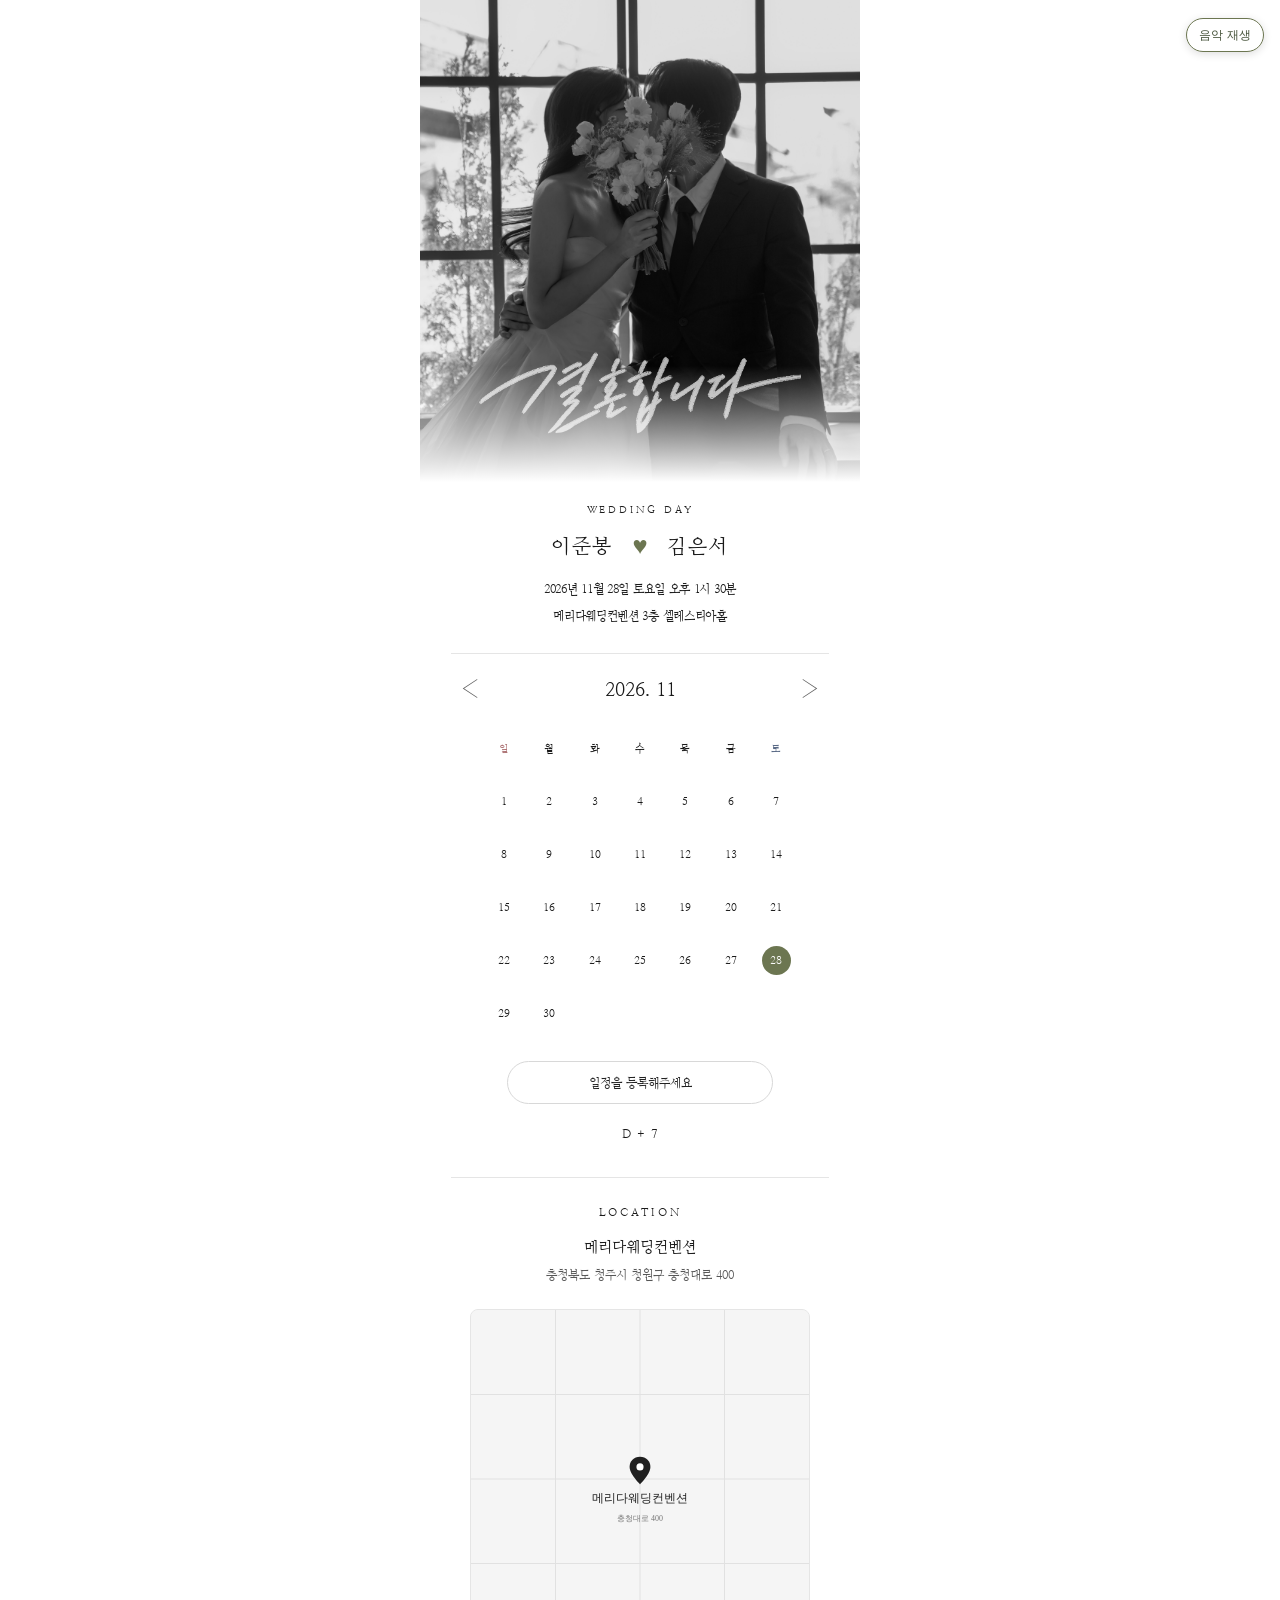
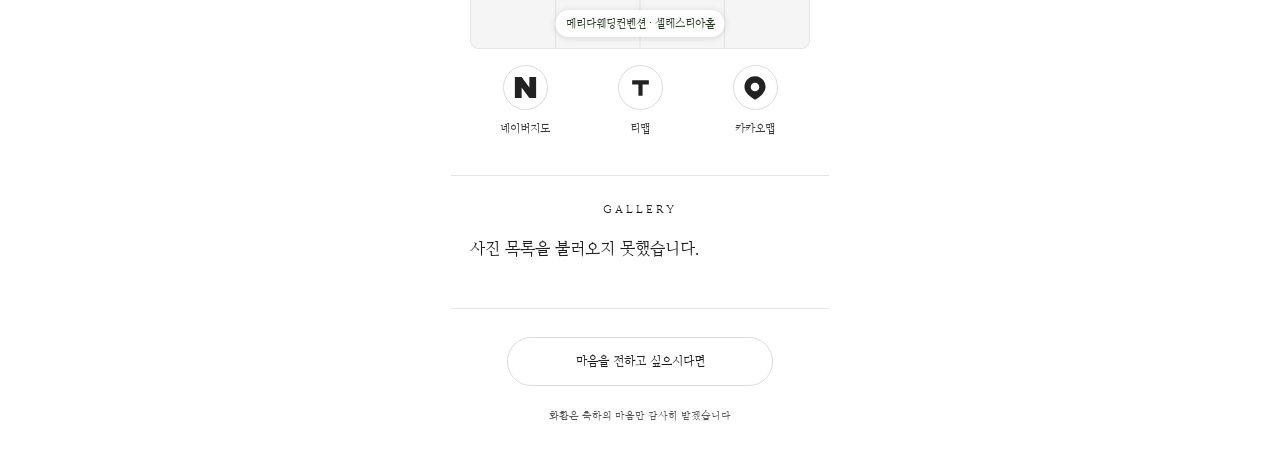
<file: test_url_32/index.html>
<!DOCTYPE html>

<html lang="ko"><head><base href="../"/><meta charset="utf-8"/><meta content="width=device-width, initial-scale=1" name="viewport"/><title>이준봉 ♥ 김은서 결혼식</title><meta name="description" content="2026년 11월 28일 오후 1시 30분, 메리다웨딩컨벤션 3층 셀레스티아홀"/><meta property="og:type" content="website"/><meta property="og:locale" content="ko_KR"/><meta property="og:site_name" content="모바일 청첩장"/><meta property="og:title" content="이준봉 ♥ 김은서 결혼식"/><meta property="og:description" content="2026년 11월 28일 토요일 오후 1시 30분 · 메리다웨딩컨벤션 3층 셀레스티아홀"/><meta property="og:url" content="https://ljdalbong.github.io/wedding_qr_url/"/><meta property="og:image" content="https://ljdalbong.github.io/wedding_qr_url/assets/social-cover.jpg?v=597efcd11cab"/><meta property="og:image:width" content="1200"/><meta property="og:image:height" content="630"/><meta name="twitter:card" content="summary_large_image"/><meta name="twitter:title" content="이준봉 ♥ 김은서 결혼식"/><meta name="twitter:image" content="https://ljdalbong.github.io/wedding_qr_url/assets/social-cover.jpg?v=597efcd11cab"/><style></style><link href="styles.css" rel="stylesheet"/><style> .calendar-chooser{width:100%;margin:0 auto;text-align:center}.calendar-chooser summary{list-style:none;cursor:pointer;user-select:none}.calendar-chooser summary::-webkit-details-marker{display:none}.calendar-chooser[open] summary{border-color:#999}.native-choice-panel{position:relative;z-index:5;width:min(100%,340px);margin:11px auto 0;background:#fff;border:1px solid #e9e9e9;border-radius:15px;padding:14px;box-shadow:0 8px 22px #0001}.native-choice-panel .popup-head{display:block;font-size:14px}.native-choice-panel .popup-close-hint{display:block;margin:3px 0 7px;font:10px/1.5 system-ui,sans-serif;color:#777}.native-choice-panel .calendar-choice{box-sizing:border-box}.native-choice-panel .choice-icon{flex:none}.calendar-chooser:not([open]) .native-choice-panel{display:none}</style><style>.native-choice-panel .choice-detail>summary{list-style:none;cursor:pointer}.native-choice-panel .choice-detail>summary::-webkit-details-marker{display:none}.native-choice-panel .choice-detail[open]>summary{border-color:#888}.choice-icon .brand-icon{width:23px;height:23px;display:block}.choice-expansion{text-align:left;font:12px/1.7 system-ui,sans-serif;color:#555;border:1px solid #ededed;border-radius:10px;padding:12px;margin:-1px 0 8px}.choice-expansion p{margin:0 0 10px}.event-fallback{border-left:2px solid #333;padding:6px 10px;margin:10px 0;background:#fafafa}.event-fallback p{margin:4px 0 0}.file-link{display:block;padding:10px;border:1px solid #ddd;border-radius:8px;text-decoration:none;color:#222;margin:7px 0;font-size:12px}.file-note{margin:11px 0 0;color:#777;font:10px/1.5 system-ui,sans-serif}.calendar-chooser summary{list-style:none}</style><style>.location{padding-bottom:34px}.map-outer{width:min(100%,340px);margin:15px auto 0}.map-frame{width:100%;aspect-ratio:1;position:relative;background:#f2f2f2;border:1px solid #e5e5e5;border-radius:8px;overflow:hidden}.map-frame iframe{width:100%;height:100%;border:0;position:relative;z-index:1}.map-fallback{position:absolute;inset:0;display:flex;align-items:center;justify-content:center;flex-direction:column;gap:9px;font:12px/1.5 system-ui,sans-serif;color:#555;z-index:0}.map-fallback strong{font-size:14px}.map-credit{font:9px/1.6 system-ui,sans-serif;color:#888;text-align:right;margin:4px 0 8px}.map-apps{display:flex;justify-content:space-around;gap:5px}.map-apps>a{display:flex;flex-direction:column;align-items:center;gap:7px;color:#333;text-decoration:none;min-width:74px;font-family:WeddingSerif,"Nanum Myeongjo",serif;font-size:11px;line-height:1.4;letter-spacing:0}.map-app-icon{width:45px;height:45px;border-radius:50%;border:1px solid #dcdcdc;display:grid;place-items:center;background:white;color:#222}.map-apps svg{display:block}.tmap-fallback-note{font-family:WeddingSerif,"Nanum Myeongjo",serif;font-size:10px;line-height:1.6;color:#777;margin:12px 0 0;text-align:center}.tmap-fallback-note a{color:inherit;text-decoration:underline}@media(min-width:441px){.map-outer{width:340px}}</style><style>
.gallery-section{padding:18px 0 23px;text-align:center;overflow:hidden}.gallery-section h2{font-size:11px;letter-spacing:.28em;font-weight:400;margin:0 0 17px}.gallery-area{position:relative;--gallery-slide-width:min(82%,308px)}.gallery-track{display:flex;overflow-x:auto;scroll-snap-type:x mandatory;-webkit-overflow-scrolling:touch;scrollbar-width:none;gap:12px;padding-inline:calc((100% - var(--gallery-slide-width))/2);scroll-padding-inline:calc((100% - var(--gallery-slide-width))/2);touch-action:pan-x pan-y;overscroll-behavior-x:contain;scroll-behavior:smooth}.gallery-track::-webkit-scrollbar{display:none}.gallery-slide{flex:0 0 var(--gallery-slide-width);margin:0;scroll-snap-align:center;scroll-snap-stop:always;aspect-ratio:3/4;background:#f4f4f4;overflow:hidden;border-radius:4px}.gallery-slide img{width:100%;height:100%;object-fit:cover;display:block}.gallery-nav{position:absolute;top:50%;transform:translateY(-50%);width:36px;height:36px;border:0;display:grid;place-items:center;background:#fff;border-radius:50%;box-shadow:0 1px 8px #0002;font:26px/1 Georgia,serif;color:#252525;cursor:pointer;z-index:2}.gallery-nav.prev{left:14px}.gallery-nav.next{right:14px}.gallery-nav:disabled{opacity:.35;cursor:default}.gallery-dots{display:flex;justify-content:center;gap:9px;margin:11px auto 0}.gallery-dot{width:7px;height:7px;border-radius:50%;background:#d3d3d3}.gallery-dot.is-active{background:#222}.gallery-empty{font-size:12px;color:#777}@media(max-width:360px){.gallery-area{--gallery-slide-width:min(84%,292px)}.gallery-nav{width:34px;height:34px}}
</style><style>.gallery-track{--new-width:min(82%,340px);gap:12px;padding-inline:calc((100% - var(--new-width))/2);scroll-padding-inline:calc((100% - var(--new-width))/2);scroll-snap-type:x mandatory;overscroll-behavior-x:contain;scroll-behavior:smooth}.gallery-slide{position:relative;flex:0 0 var(--new-width);scroll-snap-align:center;scroll-snap-stop:always}.gallery-arrow{position:absolute;top:50%;transform:translateY(-50%);width:38px;height:38px;background:#fff;color:#222;border-radius:50%;display:grid;place-items:center;z-index:3;box-shadow:0 2px 8px #0002;text-decoration:none;font:26px/1 Georgia,serif}.gallery-prev{left:10px}.gallery-next{right:10px}.gallery-dot{display:block}.gallery-arrow:focus-visible,.gallery-dot:focus-visible{outline:2px solid #222;outline-offset:2px}@media(max-width:360px){.gallery-track{--new-width:84%}}
.contribution{padding:19px 23px 30px;text-align:center}.contribution-toggle{display:flex;align-items:center;justify-content:center;list-style:none;min-height:43px;border:1px solid #ddd;border-radius:24px;font-size:12px;cursor:pointer}.contribution-toggle::-webkit-details-marker{display:none}.contribution-panel{margin-top:12px;border:1px solid #eee;border-radius:11px;padding:13px}.account-side h3{background:#f6f6f6;margin:8px 0;padding:8px;font-size:12px;font-weight:400}.account-row{display:flex;text-align:left;align-items:center;gap:10px;padding:10px 0;border-bottom:1px solid #eee}.account-text{flex:1;min-width:0;overflow-wrap:anywhere;display:flex;flex-direction:column;font-size:11px;gap:5px}.copy-account{font-family:inherit;border:1px solid #ddd;background:#fff;border-radius:14px;padding:7px;min-width:48px;font-size:11px}.copy-account:disabled{opacity:.35}.contribution-note{font-size:10px;color:#555;line-height:1.8}.copy-status{font-size:11px;color:#555}</style><style>
/* P13: fixed 1:1 square independent of iframe intrinsic size */
.map-outer{width:min(100%,340px);margin-inline:auto}
.map-frame{position:relative!important;width:100%!important;height:auto!important;aspect-ratio:1/1!important;min-height:0!important;max-height:none!important;overflow:hidden!important}
.map-frame iframe,.map-frame .map-fallback{position:absolute!important;inset:0!important;width:100%!important;height:100%!important}
.tmap-fallback-note{display:none!important}
/* P15: native radio-state carousel, no JavaScript required for arrow taps */
.gallery-section{overflow:hidden}.gallery-area{position:relative;overflow:hidden;width:100%;--slide-width:min(82vw,340px);--slide-gap:12px}
.gallery-track{display:flex!important;gap:var(--slide-gap)!important;overflow:visible!important;padding:0 calc((100% - var(--slide-width))/2)!important;scroll-behavior:auto!important;scroll-snap-type:none!important;transform:translateX(0);transition:transform .26s ease;will-change:transform;touch-action:pan-y}
.gallery-slide{flex:0 0 var(--slide-width)!important;width:var(--slide-width)!important;aspect-ratio:3/4;position:relative;scroll-snap-align:none!important;overflow:hidden;border-radius:4px;margin:0}
.gallery-slide img{width:100%;height:100%;display:block;object-fit:cover}
.gallery-radio{position:absolute;opacity:0;pointer-events:none;width:1px;height:1px}
#gallery-select-2:checked~.gallery-area .gallery-track{transform:translateX(calc(-1 * (var(--slide-width) + var(--slide-gap))))}
#gallery-select-3:checked~.gallery-area .gallery-track{transform:translateX(calc(-2 * (var(--slide-width) + var(--slide-gap))))}
.gallery-arrow{position:absolute!important;top:50%;transform:translateY(-50%);width:38px;height:38px;background:#fff;color:#222;border-radius:50%;display:grid;place-items:center;z-index:5;box-shadow:0 2px 8px #0002;text-decoration:none;font:26px/1 Georgia,serif;cursor:pointer;user-select:none;-webkit-tap-highlight-color:transparent}
.gallery-arrow.gallery-prev{left:9px}.gallery-arrow.gallery-next{right:9px}
.gallery-dots{display:flex;gap:9px;justify-content:center;margin:11px auto 0}
.gallery-dot{width:8px;height:8px;border-radius:50%;background:#d4d4d4;cursor:pointer;display:block}
#gallery-select-1:checked~.gallery-dots label[for="gallery-select-1"],#gallery-select-2:checked~.gallery-dots label[for="gallery-select-2"],#gallery-select-3:checked~.gallery-dots label[for="gallery-select-3"]{background:#222}
@media(max-width:360px){.gallery-area{--slide-width:84vw}.gallery-arrow{width:34px;height:34px}}
</style><style>
/* P09 calendar: no vertically compressed cells; preserve seven columns and date order. */
.calendar-section{padding:15px 9% 18px}
.calendar-grid{width:min(100%,318px);aspect-ratio:1/1;margin-inline:auto;display:grid;grid-template-columns:repeat(7,minmax(0,1fr));grid-template-rows:repeat(6,minmax(0,1fr));row-gap:0;align-items:stretch}
.calendar-grid .weekday{height:100%;display:grid;place-items:center;padding:0;font-size:10px}
.calendar-grid .day{height:100%;min-height:0;display:grid;place-items:center;font-size:11px}
.calendar-grid .wedding-date{height:29px;width:29px;min-height:29px;align-self:center;justify-self:center}
/* P13 map: use intrinsic aspect ratio of square wrapper; iframe never establishes height. */
.map-outer{width:min(100%,340px)}
.map-frame{width:100%!important;aspect-ratio:1/1!important;height:auto!important;position:relative!important;overflow:hidden!important}
.map-frame>iframe,.map-frame>.map-fallback{position:absolute!important;inset:0!important;width:100%!important;height:100%!important;box-sizing:border-box!important}
/* P15: native touch scrolling + scroll snap, not transformed radio state. */
.gallery-section{overflow:hidden}
.gallery-area{--gallery-size:min(82vw,340px);position:relative;overflow:hidden;width:100%;}
.gallery-track{display:flex!important;flex-wrap:nowrap!important;gap:12px!important;box-sizing:border-box!important;overflow-x:auto!important;overflow-y:hidden!important;scroll-snap-type:x mandatory!important;scroll-padding-inline:calc((100% - var(--gallery-size))/2)!important;padding:0 calc((100% - var(--gallery-size))/2)!important;transform:none!important;transition:none!important;scroll-behavior:smooth!important;touch-action:pan-x pan-y!important;overscroll-behavior-x:contain;-webkit-overflow-scrolling:touch;scrollbar-width:none;}
.gallery-track::-webkit-scrollbar{display:none}
.gallery-slide{flex:0 0 var(--gallery-size)!important;width:var(--gallery-size)!important;min-width:0!important;position:relative!important;aspect-ratio:3/4!important;margin:0!important;scroll-snap-align:center!important;scroll-snap-stop:always!important;overflow:hidden!important;border-radius:4px}
.gallery-slide img{display:block;width:100%;height:100%;object-fit:cover;pointer-events:none}
.gallery-arrow{position:absolute!important;top:50%!important;transform:translateY(-50%)!important;width:38px;height:38px;background:white;color:#222;border-radius:50%;display:grid;place-items:center;z-index:4;text-decoration:none;box-shadow:0 2px 8px #0003;cursor:pointer;font:26px/1 Georgia,serif;touch-action:manipulation}
.gallery-arrow.gallery-prev{left:10px!important}
.gallery-arrow.gallery-next{right:10px!important}
.gallery-dots{display:flex;justify-content:center;gap:9px;margin:11px auto 0}
.gallery-dot{display:block;width:8px;height:8px;border-radius:50%;background:#d3d3d3}
.gallery-dot.is-active{background:#222}
.gallery-radio{display:none!important}
@media(max-width:360px){.gallery-area{--gallery-size:84vw}.gallery-arrow{width:34px;height:34px}}
</style><style>
/* P15: user explicitly removed gallery arrow controls */
.gallery-arrow,.gallery-nav{display:none!important}
.gallery-track{display:flex!important;overflow-x:auto!important;overflow-y:hidden!important;scroll-snap-type:x mandatory!important;scroll-behavior:smooth!important;overscroll-behavior-x:contain;touch-action:pan-x pan-y!important;transform:none!important;transition:none!important;gap:12px!important;--gallery-width:min(82%,340px);padding-inline:calc((100% - var(--gallery-width))/2)!important;scroll-padding-inline:calc((100% - var(--gallery-width))/2)!important}
.gallery-slide{position:relative;flex:0 0 var(--gallery-width)!important;width:var(--gallery-width)!important;scroll-snap-align:center!important;scroll-snap-stop:always!important;aspect-ratio:3/4}
.gallery-slide img{width:100%;height:100%;object-fit:cover}
/* P17/18: approved gift icon, bride/groom mutually exclusive tab */
.contribution-toggle{gap:12px;font-family:WeddingSerif,"Nanum Myeongjo",serif}
.gift-icon{flex:none;display:inline-block;vertical-align:middle}
.contribution-tabs{display:flex;width:100%;border-bottom:1px solid #ededed;background:#fafafa;margin:0 0 9px}
.contribution-tab{width:50%;border:0;border-bottom:2px solid transparent;border-radius:0;background:transparent;min-height:39px;color:#777;cursor:pointer;font:12px/1.4 WeddingSerif,"Nanum Myeongjo",serif}
.contribution-tab[aria-selected="true"]{color:#222;background:#fff;border-bottom-color:#333}
.contribution-tabpanel[hidden]{display:none!important}
.contribution-tabpanel{min-width:0}
.contribution-panel{padding:12px 13px 16px}
.account-side h3{display:none}
.account-row:last-child{border-bottom:none}
.contribution-tab:focus-visible{outline:2px solid #333;outline-offset:-2px}
</style><style>
/* P18: iPhone local HTML safe — radio/label tabs, no JavaScript dependency. */
.contribution-panel .account-choice{position:absolute;width:1px;height:1px;opacity:0;clip-path:inset(50%);overflow:hidden}
.contribution-tabs .contribution-tab{display:flex;align-items:center;justify-content:center;width:50%;min-height:39px;cursor:pointer;user-select:none;-webkit-tap-highlight-color:transparent;font:12px/1.4 WeddingSerif,"Nanum Myeongjo",serif;color:#777;border-bottom:2px solid transparent}
#account-groom:checked~.contribution-tabs label[for="account-groom"],#account-bride:checked~.contribution-tabs label[for="account-bride"]{color:#222;background:#fff;border-bottom-color:#333}
.contribution-panel>.contribution-tabpanel{display:none!important}
#account-groom:checked~#panel-groom,#account-bride:checked~#panel-bride{display:block!important}
#account-groom:focus-visible~.contribution-tabs label[for="account-groom"],#account-bride:focus-visible~.contribution-tabs label[for="account-bride"]{outline:2px solid #333;outline-offset:-2px}
</style><style id="requested-layout-fix">
/* Requested account rows: bank (5 Hangul chars) | number on row 1, holder on row 2. */
.account-row .account-text{display:flex;flex-direction:column;gap:5px;flex:1;min-width:0;overflow-wrap:normal;text-align:left}
.account-row .account-first-line{display:flex;align-items:baseline;gap:9px;min-width:0;width:100%;font-size:11px;line-height:1.6}
.account-row .account-bank{display:inline-block;flex:0 0 5em;min-width:5em;max-width:5em;white-space:nowrap;overflow:hidden;text-overflow:ellipsis}
.account-row .account-separator{flex:0 0 auto;color:#c9c9c9}
.account-row .account-number{flex:1;min-width:0;overflow-wrap:anywhere;letter-spacing:0}
.account-row .account-holder{display:block;font-size:11px;line-height:1.6;color:#555}
.account-row .copy-account{flex:0 0 auto;align-self:center}
.map-credit{display:none!important}
</style><style id="spacing-rhythm-v1">
/* P20: unified whitespace rhythm — approved proportions retained. */
:root{--gap-line:8px;--gap-item:14px;--gap-block:24px;--gap-section:32px}
/* Important: keep cover crop, lettering, and square calendar/map geometry unchanged. */
.intro{padding-top:22px!important;padding-bottom:26px!important}
.intro .eyebrow{margin-bottom:18px!important}
.intro .names{margin-bottom:17px!important}
.intro .event-line,.intro .hall-line{line-height:1.85!important}
.intro .hall-line{margin-top:5px!important}
.calendar-section{padding-top:23px!important;padding-bottom:28px!important}
.calendar-section .month{margin-bottom:21px!important}
/* Keep the calendar-grid square, only change its surrounding whitespace. */
.calendar-grid{aspect-ratio:1 / 1!important}
.calendar-chooser{margin-top:21px!important}
.calendar-chooser>.secondary,.calendar-chooser>summary.secondary{margin-top:20px!important}
.calendar-chooser .native-choice-panel{margin-top:14px!important;padding-top:16px!important;padding-bottom:17px!important}
.calendar-choice{margin-bottom:9px!important}
.dday{margin-top:23px!important;margin-bottom:8px!important}
.location{padding-top:28px!important;padding-bottom:38px!important}
.location h2{margin-top:0!important;margin-bottom:19px!important}
.location>p{margin-top:0!important;margin-bottom:9px!important}
.location address{line-height:1.85!important}
.location .map-outer{margin-top:23px!important}
/* Do not alter the map width, height, aspect ratio or iframe fit. */
.location .map-credit{margin-top:7px!important;margin-bottom:13px!important}
.location .map-apps{margin-top:16px!important}
.location .map-apps>a{gap:11px!important}
.gallery-section{padding-top:27px!important;padding-bottom:33px!important}
.gallery-section h2{margin-bottom:23px!important}
.gallery-dots{margin-top:17px!important}
.contribution{padding-top:28px!important;padding-bottom:38px!important}
.contribution-toggle{min-height:49px!important}
.contribution-panel{margin-top:18px!important;padding:18px 16px 19px!important}
.contribution-tabs{margin-bottom:16px!important}
.contribution-tabs .contribution-tab{min-height:45px!important}
.account-row{padding-top:16px!important;padding-bottom:16px!important;gap:14px!important}
.account-row .account-text{gap:9px!important}
.account-row .account-first-line{line-height:1.8!important}
.account-row .account-holder{line-height:1.8!important}
.contribution-note{margin-top:20px!important;line-height:2!important}
@media(max-width:359px){.intro{padding-inline:8px!important}.calendar-section{padding-inline:8%!important}.account-row{gap:8px!important}}
</style><style>.map-external-fallback{display:inline-block;font:inherit;color:#444;text-underline-offset:3px}.map-fallback{font-family:WeddingSerif,"Nanum Myeongjo",serif}</style><link href="vendor/leaflet.css" rel="stylesheet"/><script defer="" src="vendor/leaflet.js"></script><script defer="" src="map-interaction.js"></script><script defer src="gallery-dynamic.js"></script><script defer src="test_url_32/cover-photo.js"></script><link rel="stylesheet" href="bgm.css"/><script defer src="bgm.js"></script></head><body><audio id="wedding-bgm" src="assets/audio/wedding-bgm.mp3" preload="none" loop></audio><button id="bgm-toggle" class="bgm-toggle" type="button" aria-label="배경음악 재생" aria-pressed="false">음악 재생</button><main class="page"><section aria-label="결혼식 표지" class="cover"><img alt="표지 사진" class="cover-photo" src="assets/cover1.JPG" style="visibility:hidden"/><img alt="결혼합니다" class="lettering" src="assets/lettering.png"/></section><section class="intro"><p class="eyebrow">WEDDING DAY</p><p class="names">이준봉 <span aria-hidden="true" class="heart">♥</span> 김은서</p><p class="event-line"><time datetime="2026-11-28T13:30">2026년 11월 28일 토요일 오후 1시 30분</time></p><p class="hall-line">메리다웨딩컨벤션 3층 셀레스티아홀</p></section><div class="rule"></div><section aria-label="2026년 11월 달력" class="calendar-section"><p class="month"><span aria-hidden="true" class="arrow">‹</span><span>2026. 11</span><span aria-hidden="true" class="arrow">›</span></p><div class="calendar-grid"><span class="weekday">일</span><span class="weekday">월</span><span class="weekday">화</span><span class="weekday">수</span><span class="weekday">목</span><span class="weekday">금</span><span class="weekday">토</span><span class="day">1</span><span class="day">2</span><span class="day">3</span><span class="day">4</span><span class="day">5</span><span class="day">6</span><span class="day">7</span><span class="day">8</span><span class="day">9</span><span class="day">10</span><span class="day">11</span><span class="day">12</span><span class="day">13</span><span class="day">14</span><span class="day">15</span><span class="day">16</span><span class="day">17</span><span class="day">18</span><span class="day">19</span><span class="day">20</span><span class="day">21</span><span class="day">22</span><span class="day">23</span><span class="day">24</span><span class="day">25</span><span class="day">26</span><span class="day">27</span><span aria-label="11월 28일 예식일" class="day wedding-date">28</span><span class="day">29</span><span class="day">30</span><span aria-hidden="true" class="day empty"></span><span aria-hidden="true" class="day empty"></span><span aria-hidden="true" class="day empty"></span><span aria-hidden="true" class="day empty"></span><span aria-hidden="true" class="day empty"></span></div><details class="calendar-chooser" id="calendar-chooser"><summary aria-label="일정 등록 메뉴 열기" class="secondary" id="add-to-calendar">일정을 등록해주세요</summary><div class="native-choice-panel"><a class="calendar-choice" href="https://calendar.google.com/calendar/render?action=TEMPLATE&amp;text=%EC%9D%B4%EC%A4%80%EB%B4%89+%E2%99%A5+%EA%B9%80%EC%9D%80%EC%84%9C+%EA%B2%B0%ED%98%BC%EC%8B%9D&amp;dates=20261128T133000%2F20261128T143000&amp;ctz=Asia%2FSeoul&amp;details=%EA%B2%B0%ED%98%BC%EC%8B%9D+%EC%B4%88%EB%8C%80&amp;location=%EB%A9%94%EB%A6%AC%EB%8B%A4%EC%9B%A8%EB%94%A9%EC%BB%A8%EB%B2%A4%EC%85%98+3%EC%B8%B5+%EC%85%80%EB%A0%88%EC%8A%A4%ED%8B%B0%EC%95%84%ED%99%80%2C+%EC%B6%A9%EC%B2%AD%EB%B6%81%EB%8F%84+%EC%B2%AD%EC%A3%BC%EC%8B%9C+%EC%B2%AD%EC%9B%90%EA%B5%AC+%EC%B6%A9%EC%B2%AD%EB%8C%80%EB%A1%9C+400" id="google-calendar" rel="noopener noreferrer" target="_blank"><span class="choice-label">Google 캘린더에 추가하기</span></a><a class="calendar-choice" href="https://outlook.live.com/calendar/deeplink/compose?path=%2Fcalendar%2Faction%2Fcompose&amp;rru=addevent&amp;subject=%EC%9D%B4%EC%A4%80%EB%B4%89+%E2%99%A5+%EA%B9%80%EC%9D%80%EC%84%9C+%EA%B2%B0%ED%98%BC%EC%8B%9D&amp;startdt=2026-11-28T13%3A30%3A00&amp;enddt=2026-11-28T14%3A30%3A00&amp;location=%EB%A9%94%EB%A6%AC%EB%8B%A4%EC%9B%A8%EB%94%A9%EC%BB%A8%EB%B2%A4%EC%85%98+3%EC%B8%B5+%EC%85%80%EB%A0%88%EC%8A%A4%ED%8B%B0%EC%95%84%ED%99%80%2C+%EC%B6%A9%EC%B2%AD%EB%B6%81%EB%8F%84+%EC%B2%AD%EC%A3%BC%EC%8B%9C+%EC%B2%AD%EC%9B%90%EA%B5%AC+%EC%B6%A9%EC%B2%AD%EB%8C%80%EB%A1%9C+400&amp;body=%EA%B2%B0%ED%98%BC%EC%8B%9D+%EC%B4%88%EB%8C%80+%C2%B7+%ED%95%9C%EA%B5%AD+%EC%8B%9C%EA%B0%84%28Asia%2FSeoul%29+%EA%B8%B0%EC%A4%80" id="outlook-calendar" rel="noopener noreferrer" target="_blank"><span class="choice-label">Outlook 캘린더에 추가하기</span></a><a class="calendar-choice" href="wedding-20261128.ics" id="other-calendar" type="text/calendar"><span class="choice-label">기타(아이폰) 캘린더에 추가하기</span></a></div></details><p class="dday" data-target="2026-11-28" id="dday"><strong>D - 35</strong></p></section><div class="rule"></div><section class="location"><h2>LOCATION</h2><p>메리다웨딩컨벤션</p><address>충청북도 청주시 청원구 충청대로 400</address><div class="map-outer"><div aria-label="메리다웨딩컨벤션 위치 지도 — 온라인에서 확대, 축소, 이동 가능" class="map-frame" data-lat="36.6863283393705" data-lng="127.510974315734" style="width:100%;aspect-ratio:1/1;height:auto;position:relative;"><img alt="메리다웨딩컨벤션 위치 안내. 정확한 지도는 온라인에서 표시됩니다." class="map-static" src="assets/map-location-schematic.svg"/><div aria-label="확대 축소와 이동이 가능한 지도" id="interactive-map"></div><div aria-label="예식장 위치" class="venue-map-caption">메리다웨딩컨벤션 · 셀레스티아홀</div><div aria-label="지도 확대 축소" class="map-zoom-controls"><button aria-label="지도 확대" data-map-action="zoom-in" type="button">+</button><button aria-label="지도 축소" data-map-action="zoom-out" type="button">−</button></div></div><nav aria-label="지도 앱 바로가기" class="map-apps"><a href="https://app.map.naver.com/launchApp/?elat=36.6863283393705&amp;elng=127.510974315734&amp;etitle=%EB%A9%94%EB%A6%AC%EB%8B%A4%EC%9B%A8%EB%94%A9%EC%BB%A8%EB%B2%A4%EC%85%98&amp;menu=route&amp;version=11" rel="noopener noreferrer" target="_blank"><span class="map-app-icon"><svg aria-hidden="true" width="27" height="27" viewBox="0 0 28 28"><path d="M3 3h7l8 11V3h7v22h-7L10 14v11H3V3Z" fill="currentColor"/></svg></span><span>네이버지도</span></a><a aria-label="티맵 앱으로 목적지 길찾기" href="tmap://?rGoName=%EB%A9%94%EB%A6%AC%EB%8B%A4%EC%9B%A8%EB%94%A9%EC%BB%A8%EB%B2%A4%EC%85%98&amp;rGoX=127.510974315734&amp;rGoY=36.6863283393705"><span class="map-app-icon"><svg aria-hidden="true" height="25" viewbox="0 0 24 24" width="25"><path d="M4 5h16v4h-6v11h-4V9H4Z" fill="currentColor"></path></svg></span><span>티맵</span></a><a href="https://map.kakao.com/link/to/%EB%A9%94%EB%A6%AC%EB%8B%A4%EC%9B%A8%EB%94%A9%EC%BB%A8%EB%B2%A4%EC%85%98,36.6863283393705,127.510974315734" rel="noopener noreferrer" target="_blank"><span class="map-app-icon"><svg aria-hidden="true" width="26" height="27" viewBox="0 0 32 32"><path d="M16 2C8.2 2 3 8.1 3 15.4 3 24.4 16 31 16 31s13-6.6 13-15.6C29 8.1 23.8 2 16 2Zm0 8a5.3 5.3 0 1 1 0 10.6A5.3 5.3 0 0 1 16 10Z" fill="currentColor" fill-rule="evenodd"/></svg></span><span>카카오맵</span></a></nav></div></section><div class="rule"></div><section aria-labelledby="gallery-heading" class="gallery-section"><h2 id="gallery-heading">GALLERY</h2><div class="gallery-area"><div aria-label="사진 갤러리, 좌우로 넘겨 한 장씩 이동" class="gallery-track" id="gallery-track" tabindex="0"></div></div><div aria-label="갤러리 사진 위치" class="gallery-dots" id="gallery-dots"></div></section><div class="rule"></div><section class="contribution"><details><summary class="contribution-toggle">마음을 전하고 싶으시다면<span class="toggle-chevron">⌄</span></summary><div class="contribution-panel"><input aria-label="신랑측" checked="" class="account-choice" id="account-groom" name="account-side" type="radio"/><input aria-label="신부측" class="account-choice" id="account-bride" name="account-side" type="radio"/><div aria-label="계좌 구분" class="contribution-tabs"><label class="contribution-tab" for="account-groom">신랑측</label><label class="contribution-tab" for="account-bride">신부측</label></div><div class="contribution-tabpanel" id="panel-groom"><div class="account-side"><h3>신랑측</h3><div class="account-row" data-account-index="0" data-account-side="groom"><div class="account-text"><div class="account-first-line"><span class="account-bank">은행 미입력</span><span aria-hidden="true" class="account-separator">|</span><span class="account-number">계좌번호 미입력</span></div><span class="account-holder">예금주 미입력</span></div><button aria-label="계좌번호 복사" class="copy-account" disabled="" type="button">복사</button></div><div class="account-row" data-account-index="1" data-account-side="groom"><div class="account-text"><div class="account-first-line"><span class="account-bank">은행 미입력</span><span aria-hidden="true" class="account-separator">|</span><span class="account-number">계좌번호 미입력</span></div><span class="account-holder">예금주 미입력</span></div><button aria-label="계좌번호 복사" class="copy-account" disabled="" type="button">복사</button></div><div class="account-row" data-account-index="2" data-account-side="groom"><div class="account-text"><div class="account-first-line"><span class="account-bank">은행 미입력</span><span aria-hidden="true" class="account-separator">|</span><span class="account-number">계좌번호 미입력</span></div><span class="account-holder">예금주 미입력</span></div><button aria-label="계좌번호 복사" class="copy-account" disabled="" type="button">복사</button></div></div></div><div class="contribution-tabpanel" id="panel-bride"><div class="account-side"><h3>신부측</h3><div class="account-row" data-account-index="0" data-account-side="bride"><div class="account-text"><div class="account-first-line"><span class="account-bank">은행 미입력</span><span aria-hidden="true" class="account-separator">|</span><span class="account-number">계좌번호 미입력</span></div><span class="account-holder">예금주 미입력</span></div><button aria-label="계좌번호 복사" class="copy-account" disabled="" type="button">복사</button></div></div></div><p class="copy-status" role="status"></p></div></details><p class="contribution-note">화환은 축하의 마음만 감사히 받겠습니다</p></section></main><script id="wedding-data" type="application/json">{"groom": "이준봉", "bride": "김은서", "date": "2026-11-28", "time": "13:30", "venue": "메리다웨딩컨벤션", "hall": "3층 셀레스티아홀", "address": "충청북도 청주시 청원구 충청대로 400"}</script><script>
(function(){
 try { var e=document.getElementById('dday');if(!e)return;var t=e.getAttribute('data-target');var now=new Date();var parts=new Intl.DateTimeFormat('en-CA',{timeZone:'Asia/Seoul',year:'numeric',month:'2-digit',day:'2-digit'}).formatToParts(now);var o={};parts.forEach(function(p){o[p.type]=p.value});var today=Date.UTC(+o.year,+o.month-1,+o.day);var x=t.split('-');var target=Date.UTC(+x[0],+x[1]-1,+x[2]);var n=Math.round((target-today)/86400000);e.textContent=n>0?'D - '+n:n===0?'D - DAY':'D + '+Math.abs(n); }catch(e){}
})();
</script><script>/* 기존 3장 고정 갤러리 점 동기화는 동적 갤러리 스크립트로 대체. */</script><script id="account-config" type="application/json">{"groom": [{"bank": "국민은행", "number": "618701-04-076889", "holder": "이준봉"}, {"bank": "국민은행", "number": "604-21-0402-452", "holder": "이오영"}, {"bank": "국민은행", "number": "698302-04-067277", "holder": "곽다현"}], "bride": [{"bank": "농협은행", "number": "111502216634", "holder": "김은서"}]}</script><script>(function(){'use strict';
const rows=[...document.querySelectorAll('.account-row[data-account-side]')];
const live=document.querySelector('.copy-status');
function say(message){if(live)live.textContent=message;}
function apply(accounts){rows.forEach(row=>{const side=row.dataset.accountSide;const index=Number(row.dataset.accountIndex);const a=(accounts[side]||[])[index]||{};const bank=String(a.bank||'').trim(),number=String(a.number||'').trim(),holder=String(a.holder||'').trim();row.querySelector('.account-bank').textContent=bank||'은행 미입력';row.querySelector('.account-number').textContent=number||'계좌번호 미입력';row.querySelector('.account-holder').textContent=holder||'예금주 미입력';const btn=row.querySelector('.copy-account');btn.disabled=!(bank&&number&&holder);btn.dataset.copyDetails=btn.disabled?'':[bank,number,holder].join('\n');});}
async function copyText(text){if(navigator.clipboard&&window.isSecureContext){try{await navigator.clipboard.writeText(text);return true;}catch(_){}}
const t=document.createElement('textarea');t.value=text;t.setAttribute('readonly','');t.style.position='fixed';t.style.opacity='0';t.style.left='-9999px';document.body.appendChild(t);t.focus();t.select();t.setSelectionRange(0,t.value.length);let ok=false;try{ok=document.execCommand('copy');}catch(_){}t.remove();return ok;}
rows.forEach(row=>row.querySelector('.copy-account').addEventListener('click',async function(){if(this.disabled||!this.dataset.copyDetails)return;const ok=await copyText(this.dataset.copyDetails);say(ok?'은행명, 계좌번호, 예금주가 복사되었습니다.':'복사할 수 없습니다. 은행명, 계좌번호, 예금주를 확인해주세요.');}));
const payload=document.getElementById('account-config');if(!payload)return;try{apply(JSON.parse(payload.textContent));}catch(_){say('계좌 정보를 읽지 못했습니다.');}
})();</script><script>/* 달력 메뉴 외부 터치 시 닫기: 기존 링크 이동 이벤트는 변경하지 않습니다. */
(function(){const chooser=document.getElementById('calendar-chooser');if(!chooser)return;document.addEventListener('click',function(event){if(chooser.open&&!chooser.contains(event.target))chooser.open=false;});document.addEventListener('keydown',function(event){if(event.key==='Escape')chooser.open=false;});})();</script></body></html>
</file>
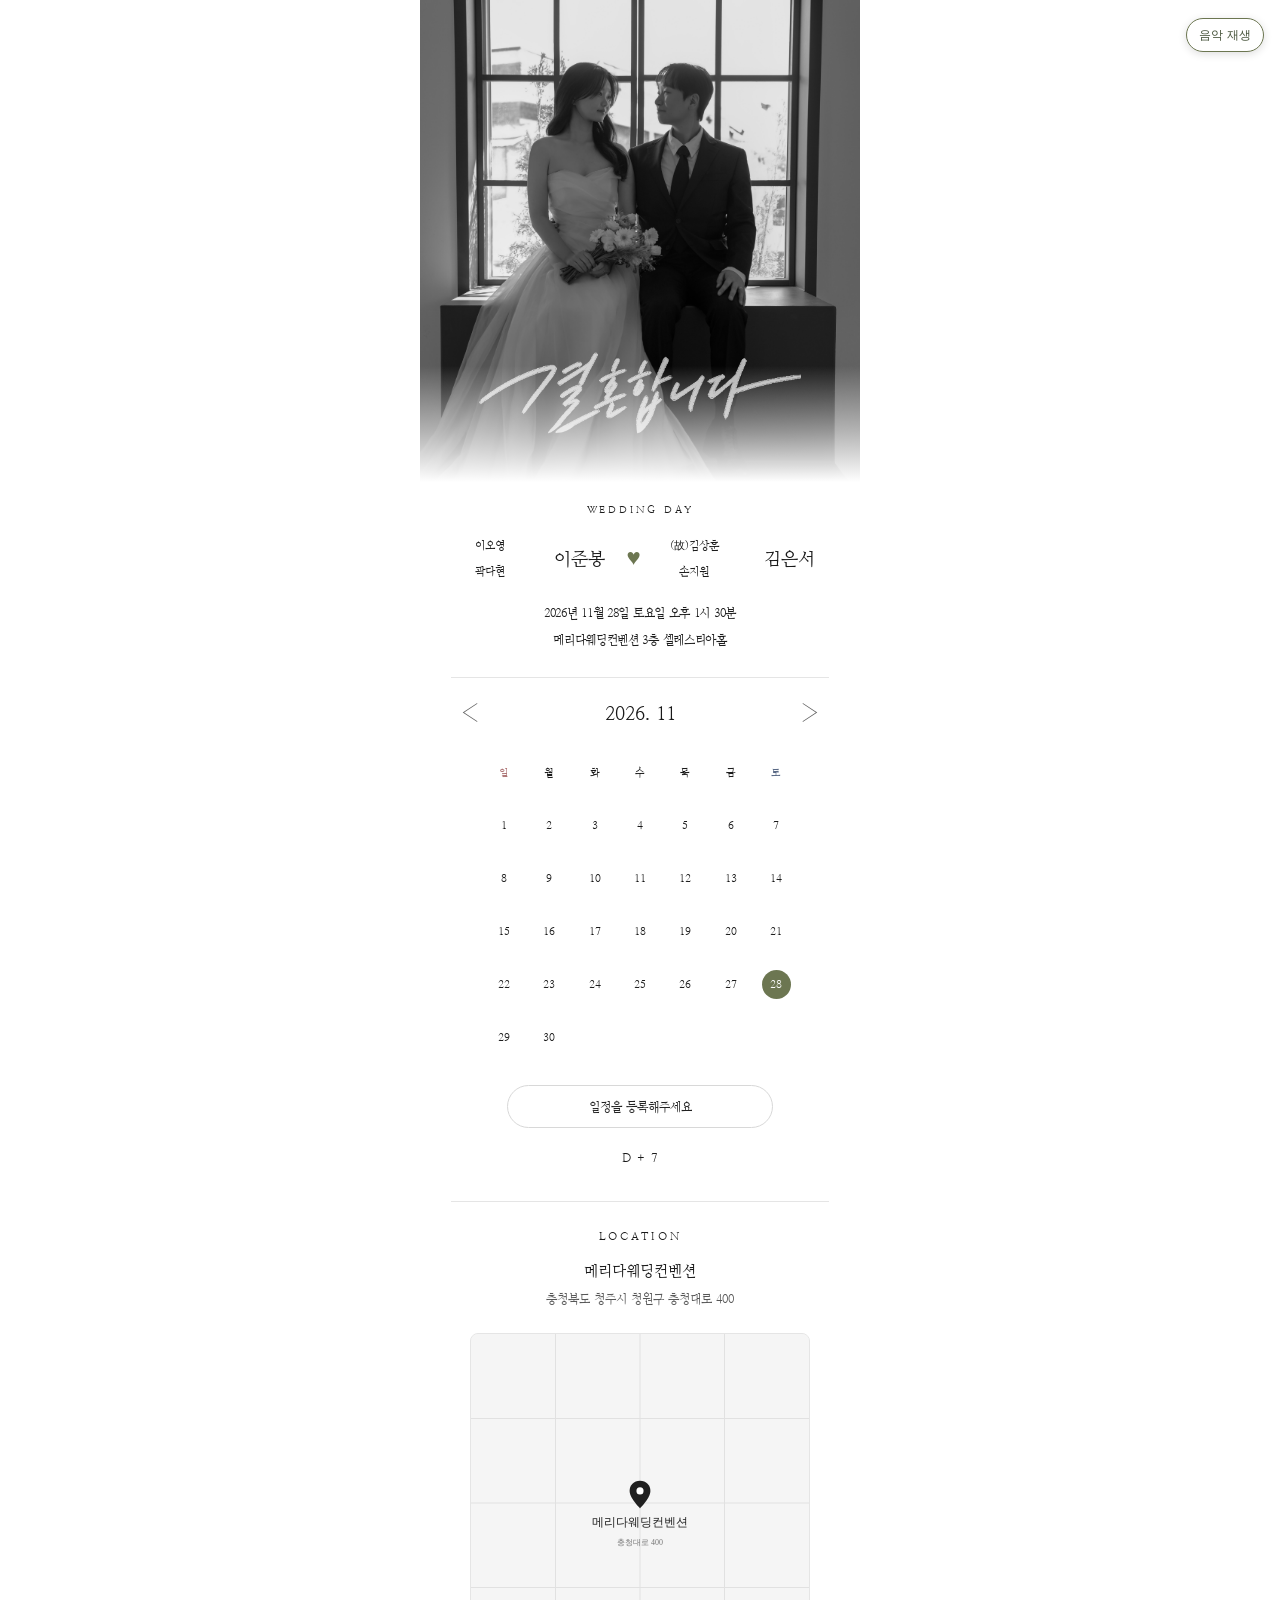
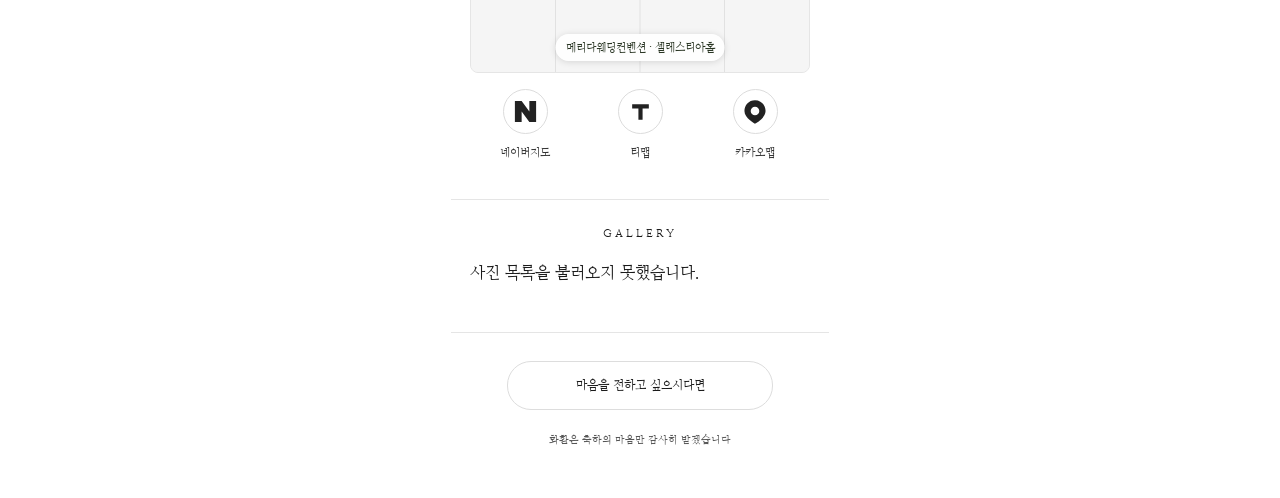
<file: test_url_33/index.html>
<!DOCTYPE html>

<html lang="ko"><head><base href="../"/><meta charset="utf-8"/><meta content="width=device-width, initial-scale=1" name="viewport"/><title>이준봉 ♥ 김은서 결혼식</title><meta name="description" content="2026년 11월 28일 오후 1시 30분, 메리다웨딩컨벤션 3층 셀레스티아홀"/><meta property="og:type" content="website"/><meta property="og:locale" content="ko_KR"/><meta property="og:site_name" content="모바일 청첩장"/><meta property="og:title" content="이준봉 ♥ 김은서 결혼식"/><meta property="og:description" content="2026년 11월 28일 토요일 오후 1시 30분 · 메리다웨딩컨벤션 3층 셀레스티아홀"/><meta property="og:url" content="https://ljdalbong.github.io/wedding_qr_url/"/><meta property="og:image" content="https://ljdalbong.github.io/wedding_qr_url/assets/social-cover.jpg?v=597efcd11cab"/><meta property="og:image:width" content="1200"/><meta property="og:image:height" content="630"/><meta name="twitter:card" content="summary_large_image"/><meta name="twitter:title" content="이준봉 ♥ 김은서 결혼식"/><meta name="twitter:image" content="https://ljdalbong.github.io/wedding_qr_url/assets/social-cover.jpg?v=597efcd11cab"/><style></style><link href="styles.css" rel="stylesheet"/><style> .calendar-chooser{width:100%;margin:0 auto;text-align:center}.calendar-chooser summary{list-style:none;cursor:pointer;user-select:none}.calendar-chooser summary::-webkit-details-marker{display:none}.calendar-chooser[open] summary{border-color:#999}.native-choice-panel{position:relative;z-index:5;width:min(100%,340px);margin:11px auto 0;background:#fff;border:1px solid #e9e9e9;border-radius:15px;padding:14px;box-shadow:0 8px 22px #0001}.native-choice-panel .popup-head{display:block;font-size:14px}.native-choice-panel .popup-close-hint{display:block;margin:3px 0 7px;font:10px/1.5 system-ui,sans-serif;color:#777}.native-choice-panel .calendar-choice{box-sizing:border-box}.native-choice-panel .choice-icon{flex:none}.calendar-chooser:not([open]) .native-choice-panel{display:none}</style><style>.native-choice-panel .choice-detail>summary{list-style:none;cursor:pointer}.native-choice-panel .choice-detail>summary::-webkit-details-marker{display:none}.native-choice-panel .choice-detail[open]>summary{border-color:#888}.choice-icon .brand-icon{width:23px;height:23px;display:block}.choice-expansion{text-align:left;font:12px/1.7 system-ui,sans-serif;color:#555;border:1px solid #ededed;border-radius:10px;padding:12px;margin:-1px 0 8px}.choice-expansion p{margin:0 0 10px}.event-fallback{border-left:2px solid #333;padding:6px 10px;margin:10px 0;background:#fafafa}.event-fallback p{margin:4px 0 0}.file-link{display:block;padding:10px;border:1px solid #ddd;border-radius:8px;text-decoration:none;color:#222;margin:7px 0;font-size:12px}.file-note{margin:11px 0 0;color:#777;font:10px/1.5 system-ui,sans-serif}.calendar-chooser summary{list-style:none}</style><style>.location{padding-bottom:34px}.map-outer{width:min(100%,340px);margin:15px auto 0}.map-frame{width:100%;aspect-ratio:1;position:relative;background:#f2f2f2;border:1px solid #e5e5e5;border-radius:8px;overflow:hidden}.map-frame iframe{width:100%;height:100%;border:0;position:relative;z-index:1}.map-fallback{position:absolute;inset:0;display:flex;align-items:center;justify-content:center;flex-direction:column;gap:9px;font:12px/1.5 system-ui,sans-serif;color:#555;z-index:0}.map-fallback strong{font-size:14px}.map-credit{font:9px/1.6 system-ui,sans-serif;color:#888;text-align:right;margin:4px 0 8px}.map-apps{display:flex;justify-content:space-around;gap:5px}.map-apps>a{display:flex;flex-direction:column;align-items:center;gap:7px;color:#333;text-decoration:none;min-width:74px;font-family:WeddingSerif,"Nanum Myeongjo",serif;font-size:11px;line-height:1.4;letter-spacing:0}.map-app-icon{width:45px;height:45px;border-radius:50%;border:1px solid #dcdcdc;display:grid;place-items:center;background:white;color:#222}.map-apps svg{display:block}.tmap-fallback-note{font-family:WeddingSerif,"Nanum Myeongjo",serif;font-size:10px;line-height:1.6;color:#777;margin:12px 0 0;text-align:center}.tmap-fallback-note a{color:inherit;text-decoration:underline}@media(min-width:441px){.map-outer{width:340px}}</style><style>
.gallery-section{padding:18px 0 23px;text-align:center;overflow:hidden}.gallery-section h2{font-size:11px;letter-spacing:.28em;font-weight:400;margin:0 0 17px}.gallery-area{position:relative;--gallery-slide-width:min(82%,308px)}.gallery-track{display:flex;overflow-x:auto;scroll-snap-type:x mandatory;-webkit-overflow-scrolling:touch;scrollbar-width:none;gap:12px;padding-inline:calc((100% - var(--gallery-slide-width))/2);scroll-padding-inline:calc((100% - var(--gallery-slide-width))/2);touch-action:pan-x pan-y;overscroll-behavior-x:contain;scroll-behavior:smooth}.gallery-track::-webkit-scrollbar{display:none}.gallery-slide{flex:0 0 var(--gallery-slide-width);margin:0;scroll-snap-align:center;scroll-snap-stop:always;aspect-ratio:3/4;background:#f4f4f4;overflow:hidden;border-radius:4px}.gallery-slide img{width:100%;height:100%;object-fit:cover;display:block}.gallery-nav{position:absolute;top:50%;transform:translateY(-50%);width:36px;height:36px;border:0;display:grid;place-items:center;background:#fff;border-radius:50%;box-shadow:0 1px 8px #0002;font:26px/1 Georgia,serif;color:#252525;cursor:pointer;z-index:2}.gallery-nav.prev{left:14px}.gallery-nav.next{right:14px}.gallery-nav:disabled{opacity:.35;cursor:default}.gallery-dots{display:flex;justify-content:center;gap:9px;margin:11px auto 0}.gallery-dot{width:7px;height:7px;border-radius:50%;background:#d3d3d3}.gallery-dot.is-active{background:#222}.gallery-empty{font-size:12px;color:#777}@media(max-width:360px){.gallery-area{--gallery-slide-width:min(84%,292px)}.gallery-nav{width:34px;height:34px}}
</style><style>.gallery-track{--new-width:min(82%,340px);gap:12px;padding-inline:calc((100% - var(--new-width))/2);scroll-padding-inline:calc((100% - var(--new-width))/2);scroll-snap-type:x mandatory;overscroll-behavior-x:contain;scroll-behavior:smooth}.gallery-slide{position:relative;flex:0 0 var(--new-width);scroll-snap-align:center;scroll-snap-stop:always}.gallery-arrow{position:absolute;top:50%;transform:translateY(-50%);width:38px;height:38px;background:#fff;color:#222;border-radius:50%;display:grid;place-items:center;z-index:3;box-shadow:0 2px 8px #0002;text-decoration:none;font:26px/1 Georgia,serif}.gallery-prev{left:10px}.gallery-next{right:10px}.gallery-dot{display:block}.gallery-arrow:focus-visible,.gallery-dot:focus-visible{outline:2px solid #222;outline-offset:2px}@media(max-width:360px){.gallery-track{--new-width:84%}}
.contribution{padding:19px 23px 30px;text-align:center}.contribution-toggle{display:flex;align-items:center;justify-content:center;list-style:none;min-height:43px;border:1px solid #ddd;border-radius:24px;font-size:12px;cursor:pointer}.contribution-toggle::-webkit-details-marker{display:none}.contribution-panel{margin-top:12px;border:1px solid #eee;border-radius:11px;padding:13px}.account-side h3{background:#f6f6f6;margin:8px 0;padding:8px;font-size:12px;font-weight:400}.account-row{display:flex;text-align:left;align-items:center;gap:10px;padding:10px 0;border-bottom:1px solid #eee}.account-text{flex:1;min-width:0;overflow-wrap:anywhere;display:flex;flex-direction:column;font-size:11px;gap:5px}.copy-account{font-family:inherit;border:1px solid #ddd;background:#fff;border-radius:14px;padding:7px;min-width:48px;font-size:11px}.copy-account:disabled{opacity:.35}.contribution-note{font-size:10px;color:#555;line-height:1.8}.copy-status{font-size:11px;color:#555}</style><style>
/* P13: fixed 1:1 square independent of iframe intrinsic size */
.map-outer{width:min(100%,340px);margin-inline:auto}
.map-frame{position:relative!important;width:100%!important;height:auto!important;aspect-ratio:1/1!important;min-height:0!important;max-height:none!important;overflow:hidden!important}
.map-frame iframe,.map-frame .map-fallback{position:absolute!important;inset:0!important;width:100%!important;height:100%!important}
.tmap-fallback-note{display:none!important}
/* P15: native radio-state carousel, no JavaScript required for arrow taps */
.gallery-section{overflow:hidden}.gallery-area{position:relative;overflow:hidden;width:100%;--slide-width:min(82vw,340px);--slide-gap:12px}
.gallery-track{display:flex!important;gap:var(--slide-gap)!important;overflow:visible!important;padding:0 calc((100% - var(--slide-width))/2)!important;scroll-behavior:auto!important;scroll-snap-type:none!important;transform:translateX(0);transition:transform .26s ease;will-change:transform;touch-action:pan-y}
.gallery-slide{flex:0 0 var(--slide-width)!important;width:var(--slide-width)!important;aspect-ratio:3/4;position:relative;scroll-snap-align:none!important;overflow:hidden;border-radius:4px;margin:0}
.gallery-slide img{width:100%;height:100%;display:block;object-fit:cover}
.gallery-radio{position:absolute;opacity:0;pointer-events:none;width:1px;height:1px}
#gallery-select-2:checked~.gallery-area .gallery-track{transform:translateX(calc(-1 * (var(--slide-width) + var(--slide-gap))))}
#gallery-select-3:checked~.gallery-area .gallery-track{transform:translateX(calc(-2 * (var(--slide-width) + var(--slide-gap))))}
.gallery-arrow{position:absolute!important;top:50%;transform:translateY(-50%);width:38px;height:38px;background:#fff;color:#222;border-radius:50%;display:grid;place-items:center;z-index:5;box-shadow:0 2px 8px #0002;text-decoration:none;font:26px/1 Georgia,serif;cursor:pointer;user-select:none;-webkit-tap-highlight-color:transparent}
.gallery-arrow.gallery-prev{left:9px}.gallery-arrow.gallery-next{right:9px}
.gallery-dots{display:flex;gap:9px;justify-content:center;margin:11px auto 0}
.gallery-dot{width:8px;height:8px;border-radius:50%;background:#d4d4d4;cursor:pointer;display:block}
#gallery-select-1:checked~.gallery-dots label[for="gallery-select-1"],#gallery-select-2:checked~.gallery-dots label[for="gallery-select-2"],#gallery-select-3:checked~.gallery-dots label[for="gallery-select-3"]{background:#222}
@media(max-width:360px){.gallery-area{--slide-width:84vw}.gallery-arrow{width:34px;height:34px}}
</style><style>
/* P09 calendar: no vertically compressed cells; preserve seven columns and date order. */
.calendar-section{padding:15px 9% 18px}
.calendar-grid{width:min(100%,318px);aspect-ratio:1/1;margin-inline:auto;display:grid;grid-template-columns:repeat(7,minmax(0,1fr));grid-template-rows:repeat(6,minmax(0,1fr));row-gap:0;align-items:stretch}
.calendar-grid .weekday{height:100%;display:grid;place-items:center;padding:0;font-size:10px}
.calendar-grid .day{height:100%;min-height:0;display:grid;place-items:center;font-size:11px}
.calendar-grid .wedding-date{height:29px;width:29px;min-height:29px;align-self:center;justify-self:center}
/* P13 map: use intrinsic aspect ratio of square wrapper; iframe never establishes height. */
.map-outer{width:min(100%,340px)}
.map-frame{width:100%!important;aspect-ratio:1/1!important;height:auto!important;position:relative!important;overflow:hidden!important}
.map-frame>iframe,.map-frame>.map-fallback{position:absolute!important;inset:0!important;width:100%!important;height:100%!important;box-sizing:border-box!important}
/* P15: native touch scrolling + scroll snap, not transformed radio state. */
.gallery-section{overflow:hidden}
.gallery-area{--gallery-size:min(82vw,340px);position:relative;overflow:hidden;width:100%;}
.gallery-track{display:flex!important;flex-wrap:nowrap!important;gap:12px!important;box-sizing:border-box!important;overflow-x:auto!important;overflow-y:hidden!important;scroll-snap-type:x mandatory!important;scroll-padding-inline:calc((100% - var(--gallery-size))/2)!important;padding:0 calc((100% - var(--gallery-size))/2)!important;transform:none!important;transition:none!important;scroll-behavior:smooth!important;touch-action:pan-x pan-y!important;overscroll-behavior-x:contain;-webkit-overflow-scrolling:touch;scrollbar-width:none;}
.gallery-track::-webkit-scrollbar{display:none}
.gallery-slide{flex:0 0 var(--gallery-size)!important;width:var(--gallery-size)!important;min-width:0!important;position:relative!important;aspect-ratio:3/4!important;margin:0!important;scroll-snap-align:center!important;scroll-snap-stop:always!important;overflow:hidden!important;border-radius:4px}
.gallery-slide img{display:block;width:100%;height:100%;object-fit:cover;pointer-events:none}
.gallery-arrow{position:absolute!important;top:50%!important;transform:translateY(-50%)!important;width:38px;height:38px;background:white;color:#222;border-radius:50%;display:grid;place-items:center;z-index:4;text-decoration:none;box-shadow:0 2px 8px #0003;cursor:pointer;font:26px/1 Georgia,serif;touch-action:manipulation}
.gallery-arrow.gallery-prev{left:10px!important}
.gallery-arrow.gallery-next{right:10px!important}
.gallery-dots{display:flex;justify-content:center;gap:9px;margin:11px auto 0}
.gallery-dot{display:block;width:8px;height:8px;border-radius:50%;background:#d3d3d3}
.gallery-dot.is-active{background:#222}
.gallery-radio{display:none!important}
@media(max-width:360px){.gallery-area{--gallery-size:84vw}.gallery-arrow{width:34px;height:34px}}
</style><style>
/* P15: user explicitly removed gallery arrow controls */
.gallery-arrow,.gallery-nav{display:none!important}
.gallery-track{display:flex!important;overflow-x:auto!important;overflow-y:hidden!important;scroll-snap-type:x mandatory!important;scroll-behavior:smooth!important;overscroll-behavior-x:contain;touch-action:pan-x pan-y!important;transform:none!important;transition:none!important;gap:12px!important;--gallery-width:min(82%,340px);padding-inline:calc((100% - var(--gallery-width))/2)!important;scroll-padding-inline:calc((100% - var(--gallery-width))/2)!important}
.gallery-slide{position:relative;flex:0 0 var(--gallery-width)!important;width:var(--gallery-width)!important;scroll-snap-align:center!important;scroll-snap-stop:always!important;aspect-ratio:3/4}
.gallery-slide img{width:100%;height:100%;object-fit:cover}
/* P17/18: approved gift icon, bride/groom mutually exclusive tab */
.contribution-toggle{gap:12px;font-family:WeddingSerif,"Nanum Myeongjo",serif}
.gift-icon{flex:none;display:inline-block;vertical-align:middle}
.contribution-tabs{display:flex;width:100%;border-bottom:1px solid #ededed;background:#fafafa;margin:0 0 9px}
.contribution-tab{width:50%;border:0;border-bottom:2px solid transparent;border-radius:0;background:transparent;min-height:39px;color:#777;cursor:pointer;font:12px/1.4 WeddingSerif,"Nanum Myeongjo",serif}
.contribution-tab[aria-selected="true"]{color:#222;background:#fff;border-bottom-color:#333}
.contribution-tabpanel[hidden]{display:none!important}
.contribution-tabpanel{min-width:0}
.contribution-panel{padding:12px 13px 16px}
.account-side h3{display:none}
.account-row:last-child{border-bottom:none}
.contribution-tab:focus-visible{outline:2px solid #333;outline-offset:-2px}
</style><style>
/* P18: iPhone local HTML safe — radio/label tabs, no JavaScript dependency. */
.contribution-panel .account-choice{position:absolute;width:1px;height:1px;opacity:0;clip-path:inset(50%);overflow:hidden}
.contribution-tabs .contribution-tab{display:flex;align-items:center;justify-content:center;width:50%;min-height:39px;cursor:pointer;user-select:none;-webkit-tap-highlight-color:transparent;font:12px/1.4 WeddingSerif,"Nanum Myeongjo",serif;color:#777;border-bottom:2px solid transparent}
#account-groom:checked~.contribution-tabs label[for="account-groom"],#account-bride:checked~.contribution-tabs label[for="account-bride"]{color:#222;background:#fff;border-bottom-color:#333}
.contribution-panel>.contribution-tabpanel{display:none!important}
#account-groom:checked~#panel-groom,#account-bride:checked~#panel-bride{display:block!important}
#account-groom:focus-visible~.contribution-tabs label[for="account-groom"],#account-bride:focus-visible~.contribution-tabs label[for="account-bride"]{outline:2px solid #333;outline-offset:-2px}
</style><style id="requested-layout-fix">
/* Requested account rows: bank (5 Hangul chars) | number on row 1, holder on row 2. */
.account-row .account-text{display:flex;flex-direction:column;gap:5px;flex:1;min-width:0;overflow-wrap:normal;text-align:left}
.account-row .account-first-line{display:flex;align-items:baseline;gap:9px;min-width:0;width:100%;font-size:11px;line-height:1.6}
.account-row .account-bank{display:inline-block;flex:0 0 5em;min-width:5em;max-width:5em;white-space:nowrap;overflow:hidden;text-overflow:ellipsis}
.account-row .account-separator{flex:0 0 auto;color:#c9c9c9}
.account-row .account-number{flex:1;min-width:0;overflow-wrap:anywhere;letter-spacing:0}
.account-row .account-holder{display:block;font-size:11px;line-height:1.6;color:#555}
.account-row .copy-account{flex:0 0 auto;align-self:center}
.map-credit{display:none!important}
</style><style id="spacing-rhythm-v1">
/* P20: unified whitespace rhythm — approved proportions retained. */
:root{--gap-line:8px;--gap-item:14px;--gap-block:24px;--gap-section:32px}
/* Important: keep cover crop, lettering, and square calendar/map geometry unchanged. */
.intro{padding-top:22px!important;padding-bottom:26px!important}
.intro .eyebrow{margin-bottom:18px!important}
.intro .names{margin-bottom:17px!important}
.intro .event-line,.intro .hall-line{line-height:1.85!important}
.intro .hall-line{margin-top:5px!important}
.calendar-section{padding-top:23px!important;padding-bottom:28px!important}
.calendar-section .month{margin-bottom:21px!important}
/* Keep the calendar-grid square, only change its surrounding whitespace. */
.calendar-grid{aspect-ratio:1 / 1!important}
.calendar-chooser{margin-top:21px!important}
.calendar-chooser>.secondary,.calendar-chooser>summary.secondary{margin-top:20px!important}
.calendar-chooser .native-choice-panel{margin-top:14px!important;padding-top:16px!important;padding-bottom:17px!important}
.calendar-choice{margin-bottom:9px!important}
.dday{margin-top:23px!important;margin-bottom:8px!important}
.location{padding-top:28px!important;padding-bottom:38px!important}
.location h2{margin-top:0!important;margin-bottom:19px!important}
.location>p{margin-top:0!important;margin-bottom:9px!important}
.location address{line-height:1.85!important}
.location .map-outer{margin-top:23px!important}
/* Do not alter the map width, height, aspect ratio or iframe fit. */
.location .map-credit{margin-top:7px!important;margin-bottom:13px!important}
.location .map-apps{margin-top:16px!important}
.location .map-apps>a{gap:11px!important}
.gallery-section{padding-top:27px!important;padding-bottom:33px!important}
.gallery-section h2{margin-bottom:23px!important}
.gallery-dots{margin-top:17px!important}
.contribution{padding-top:28px!important;padding-bottom:38px!important}
.contribution-toggle{min-height:49px!important}
.contribution-panel{margin-top:18px!important;padding:18px 16px 19px!important}
.contribution-tabs{margin-bottom:16px!important}
.contribution-tabs .contribution-tab{min-height:45px!important}
.account-row{padding-top:16px!important;padding-bottom:16px!important;gap:14px!important}
.account-row .account-text{gap:9px!important}
.account-row .account-first-line{line-height:1.8!important}
.account-row .account-holder{line-height:1.8!important}
.contribution-note{margin-top:20px!important;line-height:2!important}
@media(max-width:359px){.intro{padding-inline:8px!important}.calendar-section{padding-inline:8%!important}.account-row{gap:8px!important}}
</style><style>.map-external-fallback{display:inline-block;font:inherit;color:#444;text-underline-offset:3px}.map-fallback{font-family:WeddingSerif,"Nanum Myeongjo",serif}</style><link href="vendor/leaflet.css" rel="stylesheet"/><script defer="" src="vendor/leaflet.js"></script><script defer="" src="map-interaction.js"></script><script defer src="test_url_33/gallery-dynamic.js"></script><script defer src="test_url_33/cover-photo.js"></script><link rel="stylesheet" href="bgm.css"/><script defer src="bgm.js"></script><style id="family-names-layout-v2">
/* 이름 영역 전용: 기존 표지·갤러리·음악 등 공통 요소에는 영향을 주지 않습니다. */
.intro .family-names{display:grid;grid-template-columns:minmax(0,1fr) minmax(0,1fr) 18px minmax(0,1.15fr) minmax(0,1fr);grid-template-rows:52px;column-gap:2px;align-items:center;max-width:390px;width:100%;margin:0 auto 17px!important;padding:0 2px;color:inherit;font-family:WeddingSerif,"Nanum Myeongjo",serif;white-space:nowrap}
 /* 부모님 성함만 두 행으로 표시하며 양쪽 부모의 행 높이를 동일하게 맞춥니다. */
.intro .family-names .family-parents{display:grid;grid-template-columns:minmax(0,1fr);grid-template-rows:26px 26px;align-items:center;justify-items:center;min-width:0;height:52px;font-size:11px;line-height:1.3;letter-spacing:0}
 /* 신랑·신부 이름은 관계 문구 없이 부모님 두 행의 정확한 세로 중앙에 둡니다. */
.intro .family-names .family-person{display:flex;justify-content:center;align-items:center;min-width:0;height:52px}
.intro .family-names .family-person-name{display:block;font-size:18px;font-weight:400;line-height:1.25;letter-spacing:0}
.intro .family-names .family-heart{display:flex!important;justify-content:center;align-items:center;width:100%;height:52px;padding:0!important;font-size:16px;letter-spacing:0}
 /* 좁은 모바일에서도 행 정렬은 유지하고 글자 크기만 축소합니다. */
@media(max-width:360px){.intro .family-names{grid-template-columns:minmax(0,1fr) minmax(0,1fr) 16px minmax(0,1.15fr) minmax(0,1fr);column-gap:1px}.intro .family-names .family-parents{font-size:10px}.intro .family-names .family-person-name{font-size:16px}.intro .family-names .family-heart{font-size:14px}}
</style></head><body><audio id="wedding-bgm" src="assets/audio/wedding-bgm.mp3" preload="none" loop></audio><button id="bgm-toggle" class="bgm-toggle" type="button" aria-label="배경음악 재생" aria-pressed="false">음악 재생</button><main class="page"><section aria-label="결혼식 표지" class="cover"><img alt="표지 사진" class="cover-photo" src="assets/cover1.JPG" style="visibility:hidden"/><img alt="결혼합니다" class="lettering" src="assets/lettering.png"/></section><section class="intro"><p class="eyebrow">WEDDING DAY</p><div class="family-names" aria-label="이오영 곽다현, 이준봉, 고 김상훈 손지원, 김은서"><span class="family-parents"><span>이오영</span><span>곽다현</span></span><span class="family-person"><span class="family-person-name">이준봉</span></span><span aria-hidden="true" class="heart family-heart">♥</span><span class="family-parents"><span>(故)김상훈</span><span>손지원</span></span><span class="family-person"><span class="family-person-name">김은서</span></span></div><p class="event-line"><time datetime="2026-11-28T13:30">2026년 11월 28일 토요일 오후 1시 30분</time></p><p class="hall-line">메리다웨딩컨벤션 3층 셀레스티아홀</p></section><div class="rule"></div><section aria-label="2026년 11월 달력" class="calendar-section"><p class="month"><span aria-hidden="true" class="arrow">‹</span><span>2026. 11</span><span aria-hidden="true" class="arrow">›</span></p><div class="calendar-grid"><span class="weekday">일</span><span class="weekday">월</span><span class="weekday">화</span><span class="weekday">수</span><span class="weekday">목</span><span class="weekday">금</span><span class="weekday">토</span><span class="day">1</span><span class="day">2</span><span class="day">3</span><span class="day">4</span><span class="day">5</span><span class="day">6</span><span class="day">7</span><span class="day">8</span><span class="day">9</span><span class="day">10</span><span class="day">11</span><span class="day">12</span><span class="day">13</span><span class="day">14</span><span class="day">15</span><span class="day">16</span><span class="day">17</span><span class="day">18</span><span class="day">19</span><span class="day">20</span><span class="day">21</span><span class="day">22</span><span class="day">23</span><span class="day">24</span><span class="day">25</span><span class="day">26</span><span class="day">27</span><span aria-label="11월 28일 예식일" class="day wedding-date">28</span><span class="day">29</span><span class="day">30</span><span aria-hidden="true" class="day empty"></span><span aria-hidden="true" class="day empty"></span><span aria-hidden="true" class="day empty"></span><span aria-hidden="true" class="day empty"></span><span aria-hidden="true" class="day empty"></span></div><details class="calendar-chooser" id="calendar-chooser"><summary aria-label="일정 등록 메뉴 열기" class="secondary" id="add-to-calendar">일정을 등록해주세요</summary><div class="native-choice-panel"><a class="calendar-choice" href="https://calendar.google.com/calendar/render?action=TEMPLATE&amp;text=%EC%9D%B4%EC%A4%80%EB%B4%89+%E2%99%A5+%EA%B9%80%EC%9D%80%EC%84%9C+%EA%B2%B0%ED%98%BC%EC%8B%9D&amp;dates=20261128T133000%2F20261128T143000&amp;ctz=Asia%2FSeoul&amp;details=%EA%B2%B0%ED%98%BC%EC%8B%9D+%EC%B4%88%EB%8C%80&amp;location=%EB%A9%94%EB%A6%AC%EB%8B%A4%EC%9B%A8%EB%94%A9%EC%BB%A8%EB%B2%A4%EC%85%98+3%EC%B8%B5+%EC%85%80%EB%A0%88%EC%8A%A4%ED%8B%B0%EC%95%84%ED%99%80%2C+%EC%B6%A9%EC%B2%AD%EB%B6%81%EB%8F%84+%EC%B2%AD%EC%A3%BC%EC%8B%9C+%EC%B2%AD%EC%9B%90%EA%B5%AC+%EC%B6%A9%EC%B2%AD%EB%8C%80%EB%A1%9C+400" id="google-calendar" rel="noopener noreferrer" target="_blank"><span class="choice-label">Google 캘린더에 추가하기</span></a><a class="calendar-choice" href="https://outlook.live.com/calendar/deeplink/compose?path=%2Fcalendar%2Faction%2Fcompose&amp;rru=addevent&amp;subject=%EC%9D%B4%EC%A4%80%EB%B4%89+%E2%99%A5+%EA%B9%80%EC%9D%80%EC%84%9C+%EA%B2%B0%ED%98%BC%EC%8B%9D&amp;startdt=2026-11-28T13%3A30%3A00&amp;enddt=2026-11-28T14%3A30%3A00&amp;location=%EB%A9%94%EB%A6%AC%EB%8B%A4%EC%9B%A8%EB%94%A9%EC%BB%A8%EB%B2%A4%EC%85%98+3%EC%B8%B5+%EC%85%80%EB%A0%88%EC%8A%A4%ED%8B%B0%EC%95%84%ED%99%80%2C+%EC%B6%A9%EC%B2%AD%EB%B6%81%EB%8F%84+%EC%B2%AD%EC%A3%BC%EC%8B%9C+%EC%B2%AD%EC%9B%90%EA%B5%AC+%EC%B6%A9%EC%B2%AD%EB%8C%80%EB%A1%9C+400&amp;body=%EA%B2%B0%ED%98%BC%EC%8B%9D+%EC%B4%88%EB%8C%80+%C2%B7+%ED%95%9C%EA%B5%AD+%EC%8B%9C%EA%B0%84%28Asia%2FSeoul%29+%EA%B8%B0%EC%A4%80" id="outlook-calendar" rel="noopener noreferrer" target="_blank"><span class="choice-label">Outlook 캘린더에 추가하기</span></a><a class="calendar-choice" href="wedding-20261128.ics" id="other-calendar" type="text/calendar"><span class="choice-label">기타(아이폰) 캘린더에 추가하기</span></a></div></details><p class="dday" data-target="2026-11-28" id="dday"><strong>D - 35</strong></p></section><div class="rule"></div><section class="location"><h2>LOCATION</h2><p>메리다웨딩컨벤션</p><address>충청북도 청주시 청원구 충청대로 400</address><div class="map-outer"><div aria-label="메리다웨딩컨벤션 위치 지도 — 온라인에서 확대, 축소, 이동 가능" class="map-frame" data-lat="36.6863283393705" data-lng="127.510974315734" style="width:100%;aspect-ratio:1/1;height:auto;position:relative;"><img alt="메리다웨딩컨벤션 위치 안내. 정확한 지도는 온라인에서 표시됩니다." class="map-static" src="assets/map-location-schematic.svg"/><div aria-label="확대 축소와 이동이 가능한 지도" id="interactive-map"></div><div aria-label="예식장 위치" class="venue-map-caption">메리다웨딩컨벤션 · 셀레스티아홀</div><div aria-label="지도 확대 축소" class="map-zoom-controls"><button aria-label="지도 확대" data-map-action="zoom-in" type="button">+</button><button aria-label="지도 축소" data-map-action="zoom-out" type="button">−</button></div></div><nav aria-label="지도 앱 바로가기" class="map-apps"><a href="https://app.map.naver.com/launchApp/?elat=36.6863283393705&amp;elng=127.510974315734&amp;etitle=%EB%A9%94%EB%A6%AC%EB%8B%A4%EC%9B%A8%EB%94%A9%EC%BB%A8%EB%B2%A4%EC%85%98&amp;menu=route&amp;version=11" rel="noopener noreferrer" target="_blank"><span class="map-app-icon"><svg aria-hidden="true" width="27" height="27" viewBox="0 0 28 28"><path d="M3 3h7l8 11V3h7v22h-7L10 14v11H3V3Z" fill="currentColor"/></svg></span><span>네이버지도</span></a><a aria-label="티맵 앱으로 목적지 길찾기" href="tmap://?rGoName=%EB%A9%94%EB%A6%AC%EB%8B%A4%EC%9B%A8%EB%94%A9%EC%BB%A8%EB%B2%A4%EC%85%98&amp;rGoX=127.510974315734&amp;rGoY=36.6863283393705"><span class="map-app-icon"><svg aria-hidden="true" height="25" viewbox="0 0 24 24" width="25"><path d="M4 5h16v4h-6v11h-4V9H4Z" fill="currentColor"></path></svg></span><span>티맵</span></a><a href="https://map.kakao.com/link/to/%EB%A9%94%EB%A6%AC%EB%8B%A4%EC%9B%A8%EB%94%A9%EC%BB%A8%EB%B2%A4%EC%85%98,36.6863283393705,127.510974315734" rel="noopener noreferrer" target="_blank"><span class="map-app-icon"><svg aria-hidden="true" width="26" height="27" viewBox="0 0 32 32"><path d="M16 2C8.2 2 3 8.1 3 15.4 3 24.4 16 31 16 31s13-6.6 13-15.6C29 8.1 23.8 2 16 2Zm0 8a5.3 5.3 0 1 1 0 10.6A5.3 5.3 0 0 1 16 10Z" fill="currentColor" fill-rule="evenodd"/></svg></span><span>카카오맵</span></a></nav></div></section><div class="rule"></div><section aria-labelledby="gallery-heading" class="gallery-section"><h2 id="gallery-heading">GALLERY</h2><div class="gallery-area"><div aria-label="사진 갤러리, 좌우로 넘겨 한 장씩 이동" class="gallery-track" id="gallery-track" tabindex="0"></div></div><div aria-label="갤러리 사진 위치" class="gallery-dots" id="gallery-dots"></div></section><div class="rule"></div><section class="contribution"><details><summary class="contribution-toggle">마음을 전하고 싶으시다면<span class="toggle-chevron">⌄</span></summary><div class="contribution-panel"><input aria-label="신랑측" checked="" class="account-choice" id="account-groom" name="account-side" type="radio"/><input aria-label="신부측" class="account-choice" id="account-bride" name="account-side" type="radio"/><div aria-label="계좌 구분" class="contribution-tabs"><label class="contribution-tab" for="account-groom">신랑측</label><label class="contribution-tab" for="account-bride">신부측</label></div><div class="contribution-tabpanel" id="panel-groom"><div class="account-side"><h3>신랑측</h3><div class="account-row" data-account-index="0" data-account-side="groom"><div class="account-text"><div class="account-first-line"><span class="account-bank">은행 미입력</span><span aria-hidden="true" class="account-separator">|</span><span class="account-number">계좌번호 미입력</span></div><span class="account-holder">예금주 미입력</span></div><button aria-label="계좌번호 복사" class="copy-account" disabled="" type="button">복사</button></div><div class="account-row" data-account-index="1" data-account-side="groom"><div class="account-text"><div class="account-first-line"><span class="account-bank">은행 미입력</span><span aria-hidden="true" class="account-separator">|</span><span class="account-number">계좌번호 미입력</span></div><span class="account-holder">예금주 미입력</span></div><button aria-label="계좌번호 복사" class="copy-account" disabled="" type="button">복사</button></div><div class="account-row" data-account-index="2" data-account-side="groom"><div class="account-text"><div class="account-first-line"><span class="account-bank">은행 미입력</span><span aria-hidden="true" class="account-separator">|</span><span class="account-number">계좌번호 미입력</span></div><span class="account-holder">예금주 미입력</span></div><button aria-label="계좌번호 복사" class="copy-account" disabled="" type="button">복사</button></div></div></div><div class="contribution-tabpanel" id="panel-bride"><div class="account-side"><h3>신부측</h3><div class="account-row" data-account-index="0" data-account-side="bride"><div class="account-text"><div class="account-first-line"><span class="account-bank">은행 미입력</span><span aria-hidden="true" class="account-separator">|</span><span class="account-number">계좌번호 미입력</span></div><span class="account-holder">예금주 미입력</span></div><button aria-label="계좌번호 복사" class="copy-account" disabled="" type="button">복사</button></div></div></div><p class="copy-status" role="status"></p></div></details><p class="contribution-note">화환은 축하의 마음만 감사히 받겠습니다</p></section></main><script id="wedding-data" type="application/json">{"groom": "이준봉", "bride": "김은서", "date": "2026-11-28", "time": "13:30", "venue": "메리다웨딩컨벤션", "hall": "3층 셀레스티아홀", "address": "충청북도 청주시 청원구 충청대로 400"}</script><script>
(function(){
 try { var e=document.getElementById('dday');if(!e)return;var t=e.getAttribute('data-target');var now=new Date();var parts=new Intl.DateTimeFormat('en-CA',{timeZone:'Asia/Seoul',year:'numeric',month:'2-digit',day:'2-digit'}).formatToParts(now);var o={};parts.forEach(function(p){o[p.type]=p.value});var today=Date.UTC(+o.year,+o.month-1,+o.day);var x=t.split('-');var target=Date.UTC(+x[0],+x[1]-1,+x[2]);var n=Math.round((target-today)/86400000);e.textContent=n>0?'D - '+n:n===0?'D - DAY':'D + '+Math.abs(n); }catch(e){}
})();
</script><script>/* 기존 3장 고정 갤러리 점 동기화는 동적 갤러리 스크립트로 대체. */</script><script id="account-config" type="application/json">{"groom": [{"bank": "국민은행", "number": "618701-04-076889", "holder": "이준봉"}, {"bank": "국민은행", "number": "604-21-0402-452", "holder": "이오영"}, {"bank": "국민은행", "number": "698302-04-067277", "holder": "곽다현"}], "bride": [{"bank": "농협은행", "number": "111502216634", "holder": "김은서"}]}</script><script>(function(){'use strict';
const rows=[...document.querySelectorAll('.account-row[data-account-side]')];
const live=document.querySelector('.copy-status');
function say(message){if(live)live.textContent=message;}
function apply(accounts){rows.forEach(row=>{const side=row.dataset.accountSide;const index=Number(row.dataset.accountIndex);const a=(accounts[side]||[])[index]||{};const bank=String(a.bank||'').trim(),number=String(a.number||'').trim(),holder=String(a.holder||'').trim();row.querySelector('.account-bank').textContent=bank||'은행 미입력';row.querySelector('.account-number').textContent=number||'계좌번호 미입력';row.querySelector('.account-holder').textContent=holder||'예금주 미입력';const btn=row.querySelector('.copy-account');btn.disabled=!(bank&&number&&holder);btn.dataset.copyDetails=btn.disabled?'':[bank,number,holder].join('\n');});}
async function copyText(text){if(navigator.clipboard&&window.isSecureContext){try{await navigator.clipboard.writeText(text);return true;}catch(_){}}
const t=document.createElement('textarea');t.value=text;t.setAttribute('readonly','');t.style.position='fixed';t.style.opacity='0';t.style.left='-9999px';document.body.appendChild(t);t.focus();t.select();t.setSelectionRange(0,t.value.length);let ok=false;try{ok=document.execCommand('copy');}catch(_){}t.remove();return ok;}
rows.forEach(row=>row.querySelector('.copy-account').addEventListener('click',async function(){if(this.disabled||!this.dataset.copyDetails)return;const ok=await copyText(this.dataset.copyDetails);say(ok?'은행명, 계좌번호, 예금주가 복사되었습니다.':'복사할 수 없습니다. 은행명, 계좌번호, 예금주를 확인해주세요.');}));
const payload=document.getElementById('account-config');if(!payload)return;try{apply(JSON.parse(payload.textContent));}catch(_){say('계좌 정보를 읽지 못했습니다.');}
})();</script><script>/* 달력 메뉴 외부 터치 시 닫기: 기존 링크 이동 이벤트는 변경하지 않습니다. */
(function(){const chooser=document.getElementById('calendar-chooser');if(!chooser)return;document.addEventListener('click',function(event){if(chooser.open&&!chooser.contains(event.target))chooser.open=false;});document.addEventListener('keydown',function(event){if(event.key==='Escape')chooser.open=false;});})();</script></body></html>
</file>
<file: styles.css>
@font-face{font-family:WeddingSerif;src:url("assets/fonts/serif.woff2") format("woff2");font-display:swap}*{box-sizing:border-box}html{background:#fff;color:#191919}body{margin:0;font-family:WeddingSerif,"Nanum Myeongjo",serif}.page{width:min(100%,440px);margin:0 auto;background:#fff}.cover{position:relative;aspect-ratio:347/380;overflow:hidden}.cover-photo{width:100%;height:100%;object-fit:cover;object-position:50% 44%;display:block}.cover:after{content:"";position:absolute;bottom:0;left:0;right:0;height:24%;background:linear-gradient(to bottom,rgba(255,255,255,0),rgba(255,255,255,.55) 57%,#fff);pointer-events:none}.lettering{position:absolute;width:79%;left:10.5%;bottom:8.5%;height:auto;overflow:visible;opacity:var(--lettering-opacity, .7);z-index:1;object-fit:contain;pointer-events:none}.intro{text-align:center;padding:16px 10px 17px}.eyebrow{letter-spacing:.29em;font-size:10px;margin:0 0 13px}.names{font-size:20px;letter-spacing:.09em;white-space:nowrap;margin:0 0 12px;line-height:1.4}.heart{display:inline-block;padding:0 11px;font-size:17px;letter-spacing:0}.event-line,.hall-line{font-size:12px;line-height:1.65;white-space:nowrap;margin:0;letter-spacing:-.025em}.rule{margin:0 7%;height:1px;background:#e5e5e5}.calendar-section{text-align:center;padding:15px 9% 18px}.month{margin:0 0 15px;display:flex;justify-content:space-between;align-items:center;font-size:19px}.month .arrow{font-size:21px;color:#5b5b5b}.calendar-grid{display:grid;grid-template-columns:repeat(7,minmax(0,1fr));row-gap:3px;align-items:center}.weekday{font-size:10px;padding-bottom:3px}.day{font-size:11px;min-height:24px;display:grid;place-items:center}.day.empty{visibility:hidden}.wedding-date{width:28px;height:28px;min-height:28px;border-radius:50%;background:#191919;color:white;justify-self:center}.secondary{margin:15px auto 0;display:flex;align-items:center;justify-content:center;gap:9px;width:min(100%,266px);min-height:43px;border:1px solid #d8d8d8;border-radius:24px;padding:8px 15px;background:white;color:#202020;font-family:inherit;font-size:12px}.secondary .calendar-icon{width:19px;height:19px;flex:none}.secondary .chevron{font-family:Arial,sans-serif;font-size:20px;margin-left:auto;line-height:1}.secondary .button-label{margin-left:auto}.secondary:disabled{opacity:1;color:#222;cursor:default}.location{text-align:center;padding:18px 22px 35px}.location h2{font-size:11px;letter-spacing:.26em;font-weight:400}.location p{font-size:15px;margin:13px 0 5px}.location address{font-style:normal;font-size:12px;color:#555}.dday{font-size:12px;letter-spacing:.08em;margin:19px 0 0}.dday strong{font-weight:400}.calendar-popup[hidden]{display:none!important}.calendar-popup{position:fixed;inset:0;background:rgba(0,0,0,.32);z-index:20;display:grid;place-items:center;padding:18px}.popup-panel{width:min(100%,340px);background:#fff;border-radius:16px;box-shadow:0 12px 36px #0002;padding:17px 15px 18px}.popup-head{display:flex;justify-content:center;position:relative;align-items:center;font:14px/1.5 WeddingSerif,serif;margin-bottom:13px}.close-popup{position:absolute;right:0;top:-4px;border:0;background:transparent;font:24px/1 Arial,sans-serif;cursor:pointer}.calendar-choice{display:flex;align-items:center;gap:15px;width:100%;min-height:51px;border:1px solid #ececec;border-radius:10px;background:#fff;padding:8px 13px;text-decoration:none;color:#222;font-size:12px;margin-bottom:5px;text-align:left;font-family:inherit;cursor:pointer}.calendar-choice .choice-icon{width:26px;text-align:center;font:700 23px/1 Arial,sans-serif}.calendar-choice .choice-label{flex:1}.calendar-choice .choice-chevron{font:18px/1 Arial,sans-serif}.calendar-choice:hover{background:#fafafa}.secondary:not(:disabled){cursor:pointer}.location address{line-height:1.7}.status-note{font:12px/1.6 system-ui,sans-serif;color:#666;margin:18px auto;max-width:360px;padding:0 18px;text-align:center}@media(max-width:360px){.names{font-size:18px}.event-line,.hall-line{font-size:11px}}

/* P20: unified whitespace rhythm — approved proportions retained. */
:root{--gap-line:8px;--gap-item:14px;--gap-block:24px;--gap-section:32px}
/* Important: keep cover crop, lettering, and square calendar/map geometry unchanged. */
.intro{padding-top:22px!important;padding-bottom:26px!important}
.intro .eyebrow{margin-bottom:18px!important}
.intro .names{margin-bottom:17px!important}
.intro .event-line,.intro .hall-line{line-height:1.85!important}
.intro .hall-line{margin-top:5px!important}
.calendar-section{padding-top:23px!important;padding-bottom:28px!important}
.calendar-section .month{margin-bottom:21px!important}
/* Keep the calendar-grid square, only change its surrounding whitespace. */
.calendar-grid{aspect-ratio:1 / 1!important}
.calendar-chooser{margin-top:21px!important}
.calendar-chooser>.secondary,.calendar-chooser>summary.secondary{margin-top:20px!important}
.calendar-chooser .native-choice-panel{margin-top:14px!important;padding-top:16px!important;padding-bottom:17px!important}
.calendar-choice{margin-bottom:9px!important}
.dday{margin-top:23px!important;margin-bottom:8px!important}
.location{padding-top:28px!important;padding-bottom:38px!important}
.location h2{margin-top:0!important;margin-bottom:19px!important}
.location>p{margin-top:0!important;margin-bottom:9px!important}
.location address{line-height:1.85!important}
.location .map-outer{margin-top:23px!important}
/* Do not alter the map width, height, aspect ratio or iframe fit. */
.location .map-credit{margin-top:7px!important;margin-bottom:13px!important}
.location .map-apps{margin-top:16px!important}
.location .map-apps>a{gap:11px!important}
.gallery-section{padding-top:27px!important;padding-bottom:33px!important}
.gallery-section h2{margin-bottom:23px!important}
.gallery-dots{margin-top:17px!important}
.contribution{padding-top:28px!important;padding-bottom:38px!important}
.contribution-toggle{min-height:49px!important}
.contribution-panel{margin-top:18px!important;padding:18px 16px 19px!important}
.contribution-tabs{margin-bottom:16px!important}
.contribution-tabs .contribution-tab{min-height:45px!important}
.account-row{padding-top:16px!important;padding-bottom:16px!important;gap:14px!important}
.account-row .account-text{gap:9px!important}
.account-row .account-first-line{line-height:1.8!important}
.account-row .account-holder{line-height:1.8!important}
.contribution-note{margin-top:20px!important;line-height:2!important}
@media(max-width:359px){.intro{padding-inline:8px!important}.calendar-section{padding-inline:8%!important}.account-row{gap:8px!important}}

/* P20 map feature: confined to approved square map only. */
.map-frame .map-static,.map-frame #interactive-map{position:absolute;inset:0;width:100%;height:100%;display:block}
.map-frame .map-static{object-fit:cover;z-index:1}
.map-frame #interactive-map{z-index:2;visibility:hidden}
.map-frame.map-live #interactive-map{visibility:visible}
.map-frame .map-zoom-controls{position:absolute;right:11px;top:11px;z-index:500;display:flex;flex-direction:column;gap:5px}
.map-frame .map-zoom-controls button{display:grid;place-items:center;border:1px solid #ddd;border-radius:5px;width:35px;height:35px;background:#fff;color:#222;font:24px/1 Arial,sans-serif;cursor:pointer;box-shadow:0 1px 4px #0001}
.map-frame .map-zoom-controls button:disabled{opacity:.45}
.map-frame .map-attribution{position:absolute;z-index:501;bottom:0;right:0;font:9px/1.6 Arial,sans-serif;color:#666;background:#ffffffcf;padding:0 5px}
.map-frame .leaflet-control-attribution{display:none!important}
.map-frame .leaflet-container{background:#f5f5f5;font-family:Arial,sans-serif}
.map-frame .leaflet-marker-icon{filter:none}

/* P20 follow-up: hide inoperable map controls in offline fallback. */
.map-frame:not(.map-live) .map-zoom-controls{display:none}
.map-frame:not(.map-live) .map-attribution{display:none}
.map-frame.map-live .map-zoom-controls{display:flex}

/* A25: QR 인쇄물과 조화되는 차분한 올리브 녹색. 기존 자산과 타이포그래피는 유지합니다. */
:root{--wedding-accent:#6c7651;--wedding-sun:#ad7374;--wedding-sat:#596985}
.heart{color:var(--wedding-accent)!important}
.calendar-grid .wedding-date{background:var(--wedding-accent)!important;color:#fff!important}
.calendar-grid .weekday:first-child{color:var(--wedding-sun)!important}
.calendar-grid .weekday:nth-child(7){color:var(--wedding-sat)!important}
/* 일정 등록: 글자만 가운데 놓고 선택 상태에서 흰 글씨, 녹색 배경 */
.calendar-chooser>summary.secondary{display:flex!important;justify-content:center!important;align-items:center!important;text-align:center!important}
.calendar-chooser>summary.secondary .button-label{margin:0!important;display:block;flex:0 1 auto}
.calendar-chooser[open]>summary.secondary{background:var(--wedding-accent)!important;color:#fff!important;border-color:var(--wedding-accent)!important}
.native-choice-panel .calendar-choice{justify-content:center!important;text-align:center!important}
.native-choice-panel .calendar-choice .choice-label{flex:none!important;text-align:center!important}
/* 기존 버튼과 같은 최대 너비 266px 및 높이 43px */
.contribution-toggle{box-sizing:border-box!important;width:min(100%,266px)!important;min-height:43px!important;margin:0 auto!important;position:relative!important;display:flex!important;justify-content:center!important;align-items:center!important;text-align:center!important}
.contribution-toggle .toggle-chevron{display:none!important}
.contribution details[open]>.contribution-toggle{background:var(--wedding-accent)!important;color:#fff!important;border-color:var(--wedding-accent)!important}
/* 지도 표지는 식별하기 쉽도록 하며 지도 데이터 공급자 표기는 유지합니다. */
.map-frame .venue-map-caption{position:absolute;z-index:710;bottom:11px;left:50%;transform:translateX(-50%);white-space:nowrap;padding:6px 10px;border-radius:20px;background:rgba(255,255,255,.93);box-shadow:0 1px 7px #0002;font:11px/1.4 WeddingSerif,serif;pointer-events:none;color:#273321}
.map-frame .leaflet-tile-pane{filter:none}
</file>
<file: vendor/leaflet.css>
/* required styles */

.leaflet-pane,
.leaflet-tile,
.leaflet-marker-icon,
.leaflet-marker-shadow,
.leaflet-tile-container,
.leaflet-pane > svg,
.leaflet-pane > canvas,
.leaflet-zoom-box,
.leaflet-image-layer,
.leaflet-layer {
	position: absolute;
	left: 0;
	top: 0;
	}
.leaflet-container {
	overflow: hidden;
	}
.leaflet-tile,
.leaflet-marker-icon,
.leaflet-marker-shadow {
	-webkit-user-select: none;
	   -moz-user-select: none;
	        user-select: none;
	  -webkit-user-drag: none;
	}
/* Prevents IE11 from highlighting tiles in blue */
.leaflet-tile::selection {
	background: transparent;
}
/* Safari renders non-retina tile on retina better with this, but Chrome is worse */
.leaflet-safari .leaflet-tile {
	image-rendering: -webkit-optimize-contrast;
	}
/* hack that prevents hw layers "stretching" when loading new tiles */
.leaflet-safari .leaflet-tile-container {
	width: 1600px;
	height: 1600px;
	-webkit-transform-origin: 0 0;
	}
.leaflet-marker-icon,
.leaflet-marker-shadow {
	display: block;
	}
/* .leaflet-container svg: reset svg max-width decleration shipped in Joomla! (joomla.org) 3.x */
/* .leaflet-container img: map is broken in FF if you have max-width: 100% on tiles */
.leaflet-container .leaflet-overlay-pane svg {
	max-width: none !important;
	max-height: none !important;
	}
.leaflet-container .leaflet-marker-pane img,
.leaflet-container .leaflet-shadow-pane img,
.leaflet-container .leaflet-tile-pane img,
.leaflet-container img.leaflet-image-layer,
.leaflet-container .leaflet-tile {
	max-width: none !important;
	max-height: none !important;
	width: auto;
	padding: 0;
	}

.leaflet-container img.leaflet-tile {
	/* See: https://bugs.chromium.org/p/chromium/issues/detail?id=600120 */
	mix-blend-mode: plus-lighter;
}

.leaflet-container.leaflet-touch-zoom {
	-ms-touch-action: pan-x pan-y;
	touch-action: pan-x pan-y;
	}
.leaflet-container.leaflet-touch-drag {
	-ms-touch-action: pinch-zoom;
	/* Fallback for FF which doesn't support pinch-zoom */
	touch-action: none;
	touch-action: pinch-zoom;
}
.leaflet-container.leaflet-touch-drag.leaflet-touch-zoom {
	-ms-touch-action: none;
	touch-action: none;
}
.leaflet-container {
	-webkit-tap-highlight-color: transparent;
}
.leaflet-container a {
	-webkit-tap-highlight-color: rgba(51, 181, 229, 0.4);
}
.leaflet-tile {
	filter: inherit;
	visibility: hidden;
	}
.leaflet-tile-loaded {
	visibility: inherit;
	}
.leaflet-zoom-box {
	width: 0;
	height: 0;
	-moz-box-sizing: border-box;
	     box-sizing: border-box;
	z-index: 800;
	}
/* workaround for https://bugzilla.mozilla.org/show_bug.cgi?id=888319 */
.leaflet-overlay-pane svg {
	-moz-user-select: none;
	}

.leaflet-pane         { z-index: 400; }

.leaflet-tile-pane    { z-index: 200; }
.leaflet-overlay-pane { z-index: 400; }
.leaflet-shadow-pane  { z-index: 500; }
.leaflet-marker-pane  { z-index: 600; }
.leaflet-tooltip-pane   { z-index: 650; }
.leaflet-popup-pane   { z-index: 700; }

.leaflet-map-pane canvas { z-index: 100; }
.leaflet-map-pane svg    { z-index: 200; }

.leaflet-vml-shape {
	width: 1px;
	height: 1px;
	}
.lvml {
	behavior: url(#default#VML);
	display: inline-block;
	position: absolute;
	}


/* control positioning */

.leaflet-control {
	position: relative;
	z-index: 800;
	pointer-events: visiblePainted; /* IE 9-10 doesn't have auto */
	pointer-events: auto;
	}
.leaflet-top,
.leaflet-bottom {
	position: absolute;
	z-index: 1000;
	pointer-events: none;
	}
.leaflet-top {
	top: 0;
	}
.leaflet-right {
	right: 0;
	}
.leaflet-bottom {
	bottom: 0;
	}
.leaflet-left {
	left: 0;
	}
.leaflet-control {
	float: left;
	clear: both;
	}
.leaflet-right .leaflet-control {
	float: right;
	}
.leaflet-top .leaflet-control {
	margin-top: 10px;
	}
.leaflet-bottom .leaflet-control {
	margin-bottom: 10px;
	}
.leaflet-left .leaflet-control {
	margin-left: 10px;
	}
.leaflet-right .leaflet-control {
	margin-right: 10px;
	}


/* zoom and fade animations */

.leaflet-fade-anim .leaflet-popup {
	opacity: 0;
	-webkit-transition: opacity 0.2s linear;
	   -moz-transition: opacity 0.2s linear;
	        transition: opacity 0.2s linear;
	}
.leaflet-fade-anim .leaflet-map-pane .leaflet-popup {
	opacity: 1;
	}
.leaflet-zoom-animated {
	-webkit-transform-origin: 0 0;
	    -ms-transform-origin: 0 0;
	        transform-origin: 0 0;
	}
svg.leaflet-zoom-animated {
	will-change: transform;
}

.leaflet-zoom-anim .leaflet-zoom-animated {
	-webkit-transition: -webkit-transform 0.25s cubic-bezier(0,0,0.25,1);
	   -moz-transition:    -moz-transform 0.25s cubic-bezier(0,0,0.25,1);
	        transition:         transform 0.25s cubic-bezier(0,0,0.25,1);
	}
.leaflet-zoom-anim .leaflet-tile,
.leaflet-pan-anim .leaflet-tile {
	-webkit-transition: none;
	   -moz-transition: none;
	        transition: none;
	}

.leaflet-zoom-anim .leaflet-zoom-hide {
	visibility: hidden;
	}


/* cursors */

.leaflet-interactive {
	cursor: pointer;
	}
.leaflet-grab {
	cursor: -webkit-grab;
	cursor:    -moz-grab;
	cursor:         grab;
	}
.leaflet-crosshair,
.leaflet-crosshair .leaflet-interactive {
	cursor: crosshair;
	}
.leaflet-popup-pane,
.leaflet-control {
	cursor: auto;
	}
.leaflet-dragging .leaflet-grab,
.leaflet-dragging .leaflet-grab .leaflet-interactive,
.leaflet-dragging .leaflet-marker-draggable {
	cursor: move;
	cursor: -webkit-grabbing;
	cursor:    -moz-grabbing;
	cursor:         grabbing;
	}

/* marker & overlays interactivity */
.leaflet-marker-icon,
.leaflet-marker-shadow,
.leaflet-image-layer,
.leaflet-pane > svg path,
.leaflet-tile-container {
	pointer-events: none;
	}

.leaflet-marker-icon.leaflet-interactive,
.leaflet-image-layer.leaflet-interactive,
.leaflet-pane > svg path.leaflet-interactive,
svg.leaflet-image-layer.leaflet-interactive path {
	pointer-events: visiblePainted; /* IE 9-10 doesn't have auto */
	pointer-events: auto;
	}

/* visual tweaks */

.leaflet-container {
	background: #ddd;
	outline-offset: 1px;
	}
.leaflet-container a {
	color: #0078A8;
	}
.leaflet-zoom-box {
	border: 2px dotted #38f;
	background: rgba(255,255,255,0.5);
	}


/* general typography */
.leaflet-container {
	font-family: "Helvetica Neue", Arial, Helvetica, sans-serif;
	font-size: 12px;
	font-size: 0.75rem;
	line-height: 1.5;
	}


/* general toolbar styles */

.leaflet-bar {
	box-shadow: 0 1px 5px rgba(0,0,0,0.65);
	border-radius: 4px;
	}
.leaflet-bar a {
	background-color: #fff;
	border-bottom: 1px solid #ccc;
	width: 26px;
	height: 26px;
	line-height: 26px;
	display: block;
	text-align: center;
	text-decoration: none;
	color: black;
	}
.leaflet-bar a,
.leaflet-control-layers-toggle {
	background-position: 50% 50%;
	background-repeat: no-repeat;
	display: block;
	}
.leaflet-bar a:hover,
.leaflet-bar a:focus {
	background-color: #f4f4f4;
	}
.leaflet-bar a:first-child {
	border-top-left-radius: 4px;
	border-top-right-radius: 4px;
	}
.leaflet-bar a:last-child {
	border-bottom-left-radius: 4px;
	border-bottom-right-radius: 4px;
	border-bottom: none;
	}
.leaflet-bar a.leaflet-disabled {
	cursor: default;
	background-color: #f4f4f4;
	color: #bbb;
	}

.leaflet-touch .leaflet-bar a {
	width: 30px;
	height: 30px;
	line-height: 30px;
	}
.leaflet-touch .leaflet-bar a:first-child {
	border-top-left-radius: 2px;
	border-top-right-radius: 2px;
	}
.leaflet-touch .leaflet-bar a:last-child {
	border-bottom-left-radius: 2px;
	border-bottom-right-radius: 2px;
	}

/* zoom control */

.leaflet-control-zoom-in,
.leaflet-control-zoom-out {
	font: bold 18px 'Lucida Console', Monaco, monospace;
	text-indent: 1px;
	}

.leaflet-touch .leaflet-control-zoom-in, .leaflet-touch .leaflet-control-zoom-out  {
	font-size: 22px;
	}


/* layers control */

.leaflet-control-layers {
	box-shadow: 0 1px 5px rgba(0,0,0,0.4);
	background: #fff;
	border-radius: 5px;
	}
.leaflet-control-layers-toggle {
	background-image: url(images/layers.png);
	width: 36px;
	height: 36px;
	}
.leaflet-retina .leaflet-control-layers-toggle {
	background-image: url(images/layers-2x.png);
	background-size: 26px 26px;
	}
.leaflet-touch .leaflet-control-layers-toggle {
	width: 44px;
	height: 44px;
	}
.leaflet-control-layers .leaflet-control-layers-list,
.leaflet-control-layers-expanded .leaflet-control-layers-toggle {
	display: none;
	}
.leaflet-control-layers-expanded .leaflet-control-layers-list {
	display: block;
	position: relative;
	}
.leaflet-control-layers-expanded {
	padding: 6px 10px 6px 6px;
	color: #333;
	background: #fff;
	}
.leaflet-control-layers-scrollbar {
	overflow-y: scroll;
	overflow-x: hidden;
	padding-right: 5px;
	}
.leaflet-control-layers-selector {
	margin-top: 2px;
	position: relative;
	top: 1px;
	}
.leaflet-control-layers label {
	display: block;
	font-size: 13px;
	font-size: 1.08333em;
	}
.leaflet-control-layers-separator {
	height: 0;
	border-top: 1px solid #ddd;
	margin: 5px -10px 5px -6px;
	}

/* Default icon URLs */
.leaflet-default-icon-path { /* used only in path-guessing heuristic, see L.Icon.Default */
	background-image: url(images/marker-icon.png);
	}


/* attribution and scale controls */

.leaflet-container .leaflet-control-attribution {
	background: #fff;
	background: rgba(255, 255, 255, 0.8);
	margin: 0;
	}
.leaflet-control-attribution,
.leaflet-control-scale-line {
	padding: 0 5px;
	color: #333;
	line-height: 1.4;
	}
.leaflet-control-attribution a {
	text-decoration: none;
	}
.leaflet-control-attribution a:hover,
.leaflet-control-attribution a:focus {
	text-decoration: underline;
	}
.leaflet-attribution-flag {
	display: inline !important;
	vertical-align: baseline !important;
	width: 1em;
	height: 0.6669em;
	}
.leaflet-left .leaflet-control-scale {
	margin-left: 5px;
	}
.leaflet-bottom .leaflet-control-scale {
	margin-bottom: 5px;
	}
.leaflet-control-scale-line {
	border: 2px solid #777;
	border-top: none;
	line-height: 1.1;
	padding: 2px 5px 1px;
	white-space: nowrap;
	-moz-box-sizing: border-box;
	     box-sizing: border-box;
	background: rgba(255, 255, 255, 0.8);
	text-shadow: 1px 1px #fff;
	}
.leaflet-control-scale-line:not(:first-child) {
	border-top: 2px solid #777;
	border-bottom: none;
	margin-top: -2px;
	}
.leaflet-control-scale-line:not(:first-child):not(:last-child) {
	border-bottom: 2px solid #777;
	}

.leaflet-touch .leaflet-control-attribution,
.leaflet-touch .leaflet-control-layers,
.leaflet-touch .leaflet-bar {
	box-shadow: none;
	}
.leaflet-touch .leaflet-control-layers,
.leaflet-touch .leaflet-bar {
	border: 2px solid rgba(0,0,0,0.2);
	background-clip: padding-box;
	}


/* popup */

.leaflet-popup {
	position: absolute;
	text-align: center;
	margin-bottom: 20px;
	}
.leaflet-popup-content-wrapper {
	padding: 1px;
	text-align: left;
	border-radius: 12px;
	}
.leaflet-popup-content {
	margin: 13px 24px 13px 20px;
	line-height: 1.3;
	font-size: 13px;
	font-size: 1.08333em;
	min-height: 1px;
	}
.leaflet-popup-content p {
	margin: 17px 0;
	margin: 1.3em 0;
	}
.leaflet-popup-tip-container {
	width: 40px;
	height: 20px;
	position: absolute;
	left: 50%;
	margin-top: -1px;
	margin-left: -20px;
	overflow: hidden;
	pointer-events: none;
	}
.leaflet-popup-tip {
	width: 17px;
	height: 17px;
	padding: 1px;

	margin: -10px auto 0;
	pointer-events: auto;

	-webkit-transform: rotate(45deg);
	   -moz-transform: rotate(45deg);
	    -ms-transform: rotate(45deg);
	        transform: rotate(45deg);
	}
.leaflet-popup-content-wrapper,
.leaflet-popup-tip {
	background: white;
	color: #333;
	box-shadow: 0 3px 14px rgba(0,0,0,0.4);
	}
.leaflet-container a.leaflet-popup-close-button {
	position: absolute;
	top: 0;
	right: 0;
	border: none;
	text-align: center;
	width: 24px;
	height: 24px;
	font: 16px/24px Tahoma, Verdana, sans-serif;
	color: #757575;
	text-decoration: none;
	background: transparent;
	}
.leaflet-container a.leaflet-popup-close-button:hover,
.leaflet-container a.leaflet-popup-close-button:focus {
	color: #585858;
	}
.leaflet-popup-scrolled {
	overflow: auto;
	}

.leaflet-oldie .leaflet-popup-content-wrapper {
	-ms-zoom: 1;
	}
.leaflet-oldie .leaflet-popup-tip {
	width: 24px;
	margin: 0 auto;

	-ms-filter: "progid:DXImageTransform.Microsoft.Matrix(M11=0.70710678, M12=0.70710678, M21=-0.70710678, M22=0.70710678)";
	filter: progid:DXImageTransform.Microsoft.Matrix(M11=0.70710678, M12=0.70710678, M21=-0.70710678, M22=0.70710678);
	}

.leaflet-oldie .leaflet-control-zoom,
.leaflet-oldie .leaflet-control-layers,
.leaflet-oldie .leaflet-popup-content-wrapper,
.leaflet-oldie .leaflet-popup-tip {
	border: 1px solid #999;
	}


/* div icon */

.leaflet-div-icon {
	background: #fff;
	border: 1px solid #666;
	}


/* Tooltip */
/* Base styles for the element that has a tooltip */
.leaflet-tooltip {
	position: absolute;
	padding: 6px;
	background-color: #fff;
	border: 1px solid #fff;
	border-radius: 3px;
	color: #222;
	white-space: nowrap;
	-webkit-user-select: none;
	-moz-user-select: none;
	-ms-user-select: none;
	user-select: none;
	pointer-events: none;
	box-shadow: 0 1px 3px rgba(0,0,0,0.4);
	}
.leaflet-tooltip.leaflet-interactive {
	cursor: pointer;
	pointer-events: auto;
	}
.leaflet-tooltip-top:before,
.leaflet-tooltip-bottom:before,
.leaflet-tooltip-left:before,
.leaflet-tooltip-right:before {
	position: absolute;
	pointer-events: none;
	border: 6px solid transparent;
	background: transparent;
	content: "";
	}

/* Directions */

.leaflet-tooltip-bottom {
	margin-top: 6px;
}
.leaflet-tooltip-top {
	margin-top: -6px;
}
.leaflet-tooltip-bottom:before,
.leaflet-tooltip-top:before {
	left: 50%;
	margin-left: -6px;
	}
.leaflet-tooltip-top:before {
	bottom: 0;
	margin-bottom: -12px;
	border-top-color: #fff;
	}
.leaflet-tooltip-bottom:before {
	top: 0;
	margin-top: -12px;
	margin-left: -6px;
	border-bottom-color: #fff;
	}
.leaflet-tooltip-left {
	margin-left: -6px;
}
.leaflet-tooltip-right {
	margin-left: 6px;
}
.leaflet-tooltip-left:before,
.leaflet-tooltip-right:before {
	top: 50%;
	margin-top: -6px;
	}
.leaflet-tooltip-left:before {
	right: 0;
	margin-right: -12px;
	border-left-color: #fff;
	}
.leaflet-tooltip-right:before {
	left: 0;
	margin-left: -12px;
	border-right-color: #fff;
	}

/* Printing */

@media print {
	/* Prevent printers from removing background-images of controls. */
	.leaflet-control {
		-webkit-print-color-adjust: exact;
		print-color-adjust: exact;
		}
	}
</file>
<file: bgm.css>
/* 배경음악 버튼만 추가하며 기존 청첩장 레이아웃은 변경하지 않습니다. */
.bgm-toggle{position:fixed;right:16px;top:max(18px,env(safe-area-inset-top));z-index:1200;min-width:78px;padding:9px 12px;border:1px solid #6c7651;border-radius:20px;background:#fff;color:#455239;font:12px/1.2 sans-serif;box-shadow:0 2px 8px #0002;cursor:pointer;touch-action:manipulation}
.bgm-toggle.is-playing{background:#6c7651;color:#fff}
.bgm-toggle:focus-visible{outline:2px solid #222;outline-offset:3px}
</file>
<file: test_url_20/styles.css>
@font-face{font-family:WeddingSerif;src:url("assets/fonts/serif.woff2") format("woff2");font-display:swap}*{box-sizing:border-box}html{background:#fff;color:#191919}body{margin:0;font-family:WeddingSerif,"Nanum Myeongjo",serif}.page{width:min(100%,440px);margin:0 auto;background:#fff}.cover{position:relative;aspect-ratio:347/380;overflow:hidden}.cover-photo{width:100%;height:100%;object-fit:cover;object-position:50% 44%;display:block}.cover:after{content:"";position:absolute;bottom:0;left:0;right:0;height:24%;background:linear-gradient(to bottom,rgba(255,255,255,0),rgba(255,255,255,.55) 57%,#fff);pointer-events:none}.lettering{position:absolute;width:79%;left:10.5%;bottom:8.5%;height:auto;overflow:visible;opacity:var(--lettering-opacity, .7);z-index:1;object-fit:contain;pointer-events:none}.intro{text-align:center;padding:16px 10px 17px}.eyebrow{letter-spacing:.29em;font-size:10px;margin:0 0 13px}.names{font-size:20px;letter-spacing:.09em;white-space:nowrap;margin:0 0 12px;line-height:1.4}.heart{display:inline-block;padding:0 11px;font-size:17px;letter-spacing:0}.event-line,.hall-line{font-size:12px;line-height:1.65;white-space:nowrap;margin:0;letter-spacing:-.025em}.rule{margin:0 7%;height:1px;background:#e5e5e5}.calendar-section{text-align:center;padding:15px 9% 18px}.month{margin:0 0 15px;display:flex;justify-content:space-between;align-items:center;font-size:19px}.month .arrow{font-size:21px;color:#5b5b5b}.calendar-grid{display:grid;grid-template-columns:repeat(7,minmax(0,1fr));row-gap:3px;align-items:center}.weekday{font-size:10px;padding-bottom:3px}.day{font-size:11px;min-height:24px;display:grid;place-items:center}.day.empty{visibility:hidden}.wedding-date{width:28px;height:28px;min-height:28px;border-radius:50%;background:#191919;color:white;justify-self:center}.secondary{margin:15px auto 0;display:flex;align-items:center;justify-content:center;gap:9px;width:min(100%,266px);min-height:43px;border:1px solid #d8d8d8;border-radius:24px;padding:8px 15px;background:white;color:#202020;font-family:inherit;font-size:12px}.secondary .calendar-icon{width:19px;height:19px;flex:none}.secondary .chevron{font-family:Arial,sans-serif;font-size:20px;margin-left:auto;line-height:1}.secondary .button-label{margin-left:auto}.secondary:disabled{opacity:1;color:#222;cursor:default}.location{text-align:center;padding:18px 22px 35px}.location h2{font-size:11px;letter-spacing:.26em;font-weight:400}.location p{font-size:15px;margin:13px 0 5px}.location address{font-style:normal;font-size:12px;color:#555}.dday{font-size:12px;letter-spacing:.08em;margin:19px 0 0}.dday strong{font-weight:400}.calendar-popup[hidden]{display:none!important}.calendar-popup{position:fixed;inset:0;background:rgba(0,0,0,.32);z-index:20;display:grid;place-items:center;padding:18px}.popup-panel{width:min(100%,340px);background:#fff;border-radius:16px;box-shadow:0 12px 36px #0002;padding:17px 15px 18px}.popup-head{display:flex;justify-content:center;position:relative;align-items:center;font:14px/1.5 WeddingSerif,serif;margin-bottom:13px}.close-popup{position:absolute;right:0;top:-4px;border:0;background:transparent;font:24px/1 Arial,sans-serif;cursor:pointer}.calendar-choice{display:flex;align-items:center;gap:15px;width:100%;min-height:51px;border:1px solid #ececec;border-radius:10px;background:#fff;padding:8px 13px;text-decoration:none;color:#222;font-size:12px;margin-bottom:5px;text-align:left;font-family:inherit;cursor:pointer}.calendar-choice .choice-icon{width:26px;text-align:center;font:700 23px/1 Arial,sans-serif}.calendar-choice .choice-label{flex:1}.calendar-choice .choice-chevron{font:18px/1 Arial,sans-serif}.calendar-choice:hover{background:#fafafa}.secondary:not(:disabled){cursor:pointer}.location address{line-height:1.7}.status-note{font:12px/1.6 system-ui,sans-serif;color:#666;margin:18px auto;max-width:360px;padding:0 18px;text-align:center}@media(max-width:360px){.names{font-size:18px}.event-line,.hall-line{font-size:11px}}

/* P20: unified whitespace rhythm — approved proportions retained. */
:root{--gap-line:8px;--gap-item:14px;--gap-block:24px;--gap-section:32px}
/* Important: keep cover crop, lettering, and square calendar/map geometry unchanged. */
.intro{padding-top:22px!important;padding-bottom:26px!important}
.intro .eyebrow{margin-bottom:18px!important}
.intro .names{margin-bottom:17px!important}
.intro .event-line,.intro .hall-line{line-height:1.85!important}
.intro .hall-line{margin-top:5px!important}
.calendar-section{padding-top:23px!important;padding-bottom:28px!important}
.calendar-section .month{margin-bottom:21px!important}
/* Keep the calendar-grid square, only change its surrounding whitespace. */
.calendar-grid{aspect-ratio:1 / 1!important}
.calendar-chooser{margin-top:21px!important}
.calendar-chooser>.secondary,.calendar-chooser>summary.secondary{margin-top:20px!important}
.calendar-chooser .native-choice-panel{margin-top:14px!important;padding-top:16px!important;padding-bottom:17px!important}
.calendar-choice{margin-bottom:9px!important}
.dday{margin-top:23px!important;margin-bottom:8px!important}
.location{padding-top:28px!important;padding-bottom:38px!important}
.location h2{margin-top:0!important;margin-bottom:19px!important}
.location>p{margin-top:0!important;margin-bottom:9px!important}
.location address{line-height:1.85!important}
.location .map-outer{margin-top:23px!important}
/* Do not alter the map width, height, aspect ratio or iframe fit. */
.location .map-credit{margin-top:7px!important;margin-bottom:13px!important}
.location .map-apps{margin-top:16px!important}
.location .map-apps>a{gap:11px!important}
.gallery-section{padding-top:27px!important;padding-bottom:33px!important}
.gallery-section h2{margin-bottom:23px!important}
.gallery-dots{margin-top:17px!important}
.contribution{padding-top:28px!important;padding-bottom:38px!important}
.contribution-toggle{min-height:49px!important}
.contribution-panel{margin-top:18px!important;padding:18px 16px 19px!important}
.contribution-tabs{margin-bottom:16px!important}
.contribution-tabs .contribution-tab{min-height:45px!important}
.account-row{padding-top:16px!important;padding-bottom:16px!important;gap:14px!important}
.account-row .account-text{gap:9px!important}
.account-row .account-first-line{line-height:1.8!important}
.account-row .account-holder{line-height:1.8!important}
.contribution-note{margin-top:20px!important;line-height:2!important}
@media(max-width:359px){.intro{padding-inline:8px!important}.calendar-section{padding-inline:8%!important}.account-row{gap:8px!important}}

/* P20 map feature: confined to approved square map only. */
.map-frame .map-static,.map-frame #interactive-map{position:absolute;inset:0;width:100%;height:100%;display:block}
.map-frame .map-static{object-fit:cover;z-index:1}
.map-frame #interactive-map{z-index:2;visibility:hidden}
.map-frame.map-live #interactive-map{visibility:visible}
.map-frame .map-zoom-controls{position:absolute;right:11px;top:11px;z-index:500;display:flex;flex-direction:column;gap:5px}
.map-frame .map-zoom-controls button{display:grid;place-items:center;border:1px solid #ddd;border-radius:5px;width:35px;height:35px;background:#fff;color:#222;font:24px/1 Arial,sans-serif;cursor:pointer;box-shadow:0 1px 4px #0001}
.map-frame .map-zoom-controls button:disabled{opacity:.45}
.map-frame .map-attribution{position:absolute;z-index:501;bottom:0;right:0;font:9px/1.6 Arial,sans-serif;color:#666;background:#ffffffcf;padding:0 5px}
.map-frame .leaflet-control-attribution{display:none!important}
.map-frame .leaflet-container{background:#f5f5f5;font-family:Arial,sans-serif}
.map-frame .leaflet-marker-icon{filter:none}

/* P20 follow-up: hide inoperable map controls in offline fallback. */
.map-frame:not(.map-live) .map-zoom-controls{display:none}
.map-frame:not(.map-live) .map-attribution{display:none}
.map-frame.map-live .map-zoom-controls{display:flex}
</file>
<file: test_url_20/vendor/leaflet.css>
/* required styles */

.leaflet-pane,
.leaflet-tile,
.leaflet-marker-icon,
.leaflet-marker-shadow,
.leaflet-tile-container,
.leaflet-pane > svg,
.leaflet-pane > canvas,
.leaflet-zoom-box,
.leaflet-image-layer,
.leaflet-layer {
	position: absolute;
	left: 0;
	top: 0;
	}
.leaflet-container {
	overflow: hidden;
	}
.leaflet-tile,
.leaflet-marker-icon,
.leaflet-marker-shadow {
	-webkit-user-select: none;
	   -moz-user-select: none;
	        user-select: none;
	  -webkit-user-drag: none;
	}
/* Prevents IE11 from highlighting tiles in blue */
.leaflet-tile::selection {
	background: transparent;
}
/* Safari renders non-retina tile on retina better with this, but Chrome is worse */
.leaflet-safari .leaflet-tile {
	image-rendering: -webkit-optimize-contrast;
	}
/* hack that prevents hw layers "stretching" when loading new tiles */
.leaflet-safari .leaflet-tile-container {
	width: 1600px;
	height: 1600px;
	-webkit-transform-origin: 0 0;
	}
.leaflet-marker-icon,
.leaflet-marker-shadow {
	display: block;
	}
/* .leaflet-container svg: reset svg max-width decleration shipped in Joomla! (joomla.org) 3.x */
/* .leaflet-container img: map is broken in FF if you have max-width: 100% on tiles */
.leaflet-container .leaflet-overlay-pane svg {
	max-width: none !important;
	max-height: none !important;
	}
.leaflet-container .leaflet-marker-pane img,
.leaflet-container .leaflet-shadow-pane img,
.leaflet-container .leaflet-tile-pane img,
.leaflet-container img.leaflet-image-layer,
.leaflet-container .leaflet-tile {
	max-width: none !important;
	max-height: none !important;
	width: auto;
	padding: 0;
	}

.leaflet-container img.leaflet-tile {
	/* See: https://bugs.chromium.org/p/chromium/issues/detail?id=600120 */
	mix-blend-mode: plus-lighter;
}

.leaflet-container.leaflet-touch-zoom {
	-ms-touch-action: pan-x pan-y;
	touch-action: pan-x pan-y;
	}
.leaflet-container.leaflet-touch-drag {
	-ms-touch-action: pinch-zoom;
	/* Fallback for FF which doesn't support pinch-zoom */
	touch-action: none;
	touch-action: pinch-zoom;
}
.leaflet-container.leaflet-touch-drag.leaflet-touch-zoom {
	-ms-touch-action: none;
	touch-action: none;
}
.leaflet-container {
	-webkit-tap-highlight-color: transparent;
}
.leaflet-container a {
	-webkit-tap-highlight-color: rgba(51, 181, 229, 0.4);
}
.leaflet-tile {
	filter: inherit;
	visibility: hidden;
	}
.leaflet-tile-loaded {
	visibility: inherit;
	}
.leaflet-zoom-box {
	width: 0;
	height: 0;
	-moz-box-sizing: border-box;
	     box-sizing: border-box;
	z-index: 800;
	}
/* workaround for https://bugzilla.mozilla.org/show_bug.cgi?id=888319 */
.leaflet-overlay-pane svg {
	-moz-user-select: none;
	}

.leaflet-pane         { z-index: 400; }

.leaflet-tile-pane    { z-index: 200; }
.leaflet-overlay-pane { z-index: 400; }
.leaflet-shadow-pane  { z-index: 500; }
.leaflet-marker-pane  { z-index: 600; }
.leaflet-tooltip-pane   { z-index: 650; }
.leaflet-popup-pane   { z-index: 700; }

.leaflet-map-pane canvas { z-index: 100; }
.leaflet-map-pane svg    { z-index: 200; }

.leaflet-vml-shape {
	width: 1px;
	height: 1px;
	}
.lvml {
	behavior: url(#default#VML);
	display: inline-block;
	position: absolute;
	}


/* control positioning */

.leaflet-control {
	position: relative;
	z-index: 800;
	pointer-events: visiblePainted; /* IE 9-10 doesn't have auto */
	pointer-events: auto;
	}
.leaflet-top,
.leaflet-bottom {
	position: absolute;
	z-index: 1000;
	pointer-events: none;
	}
.leaflet-top {
	top: 0;
	}
.leaflet-right {
	right: 0;
	}
.leaflet-bottom {
	bottom: 0;
	}
.leaflet-left {
	left: 0;
	}
.leaflet-control {
	float: left;
	clear: both;
	}
.leaflet-right .leaflet-control {
	float: right;
	}
.leaflet-top .leaflet-control {
	margin-top: 10px;
	}
.leaflet-bottom .leaflet-control {
	margin-bottom: 10px;
	}
.leaflet-left .leaflet-control {
	margin-left: 10px;
	}
.leaflet-right .leaflet-control {
	margin-right: 10px;
	}


/* zoom and fade animations */

.leaflet-fade-anim .leaflet-popup {
	opacity: 0;
	-webkit-transition: opacity 0.2s linear;
	   -moz-transition: opacity 0.2s linear;
	        transition: opacity 0.2s linear;
	}
.leaflet-fade-anim .leaflet-map-pane .leaflet-popup {
	opacity: 1;
	}
.leaflet-zoom-animated {
	-webkit-transform-origin: 0 0;
	    -ms-transform-origin: 0 0;
	        transform-origin: 0 0;
	}
svg.leaflet-zoom-animated {
	will-change: transform;
}

.leaflet-zoom-anim .leaflet-zoom-animated {
	-webkit-transition: -webkit-transform 0.25s cubic-bezier(0,0,0.25,1);
	   -moz-transition:    -moz-transform 0.25s cubic-bezier(0,0,0.25,1);
	        transition:         transform 0.25s cubic-bezier(0,0,0.25,1);
	}
.leaflet-zoom-anim .leaflet-tile,
.leaflet-pan-anim .leaflet-tile {
	-webkit-transition: none;
	   -moz-transition: none;
	        transition: none;
	}

.leaflet-zoom-anim .leaflet-zoom-hide {
	visibility: hidden;
	}


/* cursors */

.leaflet-interactive {
	cursor: pointer;
	}
.leaflet-grab {
	cursor: -webkit-grab;
	cursor:    -moz-grab;
	cursor:         grab;
	}
.leaflet-crosshair,
.leaflet-crosshair .leaflet-interactive {
	cursor: crosshair;
	}
.leaflet-popup-pane,
.leaflet-control {
	cursor: auto;
	}
.leaflet-dragging .leaflet-grab,
.leaflet-dragging .leaflet-grab .leaflet-interactive,
.leaflet-dragging .leaflet-marker-draggable {
	cursor: move;
	cursor: -webkit-grabbing;
	cursor:    -moz-grabbing;
	cursor:         grabbing;
	}

/* marker & overlays interactivity */
.leaflet-marker-icon,
.leaflet-marker-shadow,
.leaflet-image-layer,
.leaflet-pane > svg path,
.leaflet-tile-container {
	pointer-events: none;
	}

.leaflet-marker-icon.leaflet-interactive,
.leaflet-image-layer.leaflet-interactive,
.leaflet-pane > svg path.leaflet-interactive,
svg.leaflet-image-layer.leaflet-interactive path {
	pointer-events: visiblePainted; /* IE 9-10 doesn't have auto */
	pointer-events: auto;
	}

/* visual tweaks */

.leaflet-container {
	background: #ddd;
	outline-offset: 1px;
	}
.leaflet-container a {
	color: #0078A8;
	}
.leaflet-zoom-box {
	border: 2px dotted #38f;
	background: rgba(255,255,255,0.5);
	}


/* general typography */
.leaflet-container {
	font-family: "Helvetica Neue", Arial, Helvetica, sans-serif;
	font-size: 12px;
	font-size: 0.75rem;
	line-height: 1.5;
	}


/* general toolbar styles */

.leaflet-bar {
	box-shadow: 0 1px 5px rgba(0,0,0,0.65);
	border-radius: 4px;
	}
.leaflet-bar a {
	background-color: #fff;
	border-bottom: 1px solid #ccc;
	width: 26px;
	height: 26px;
	line-height: 26px;
	display: block;
	text-align: center;
	text-decoration: none;
	color: black;
	}
.leaflet-bar a,
.leaflet-control-layers-toggle {
	background-position: 50% 50%;
	background-repeat: no-repeat;
	display: block;
	}
.leaflet-bar a:hover,
.leaflet-bar a:focus {
	background-color: #f4f4f4;
	}
.leaflet-bar a:first-child {
	border-top-left-radius: 4px;
	border-top-right-radius: 4px;
	}
.leaflet-bar a:last-child {
	border-bottom-left-radius: 4px;
	border-bottom-right-radius: 4px;
	border-bottom: none;
	}
.leaflet-bar a.leaflet-disabled {
	cursor: default;
	background-color: #f4f4f4;
	color: #bbb;
	}

.leaflet-touch .leaflet-bar a {
	width: 30px;
	height: 30px;
	line-height: 30px;
	}
.leaflet-touch .leaflet-bar a:first-child {
	border-top-left-radius: 2px;
	border-top-right-radius: 2px;
	}
.leaflet-touch .leaflet-bar a:last-child {
	border-bottom-left-radius: 2px;
	border-bottom-right-radius: 2px;
	}

/* zoom control */

.leaflet-control-zoom-in,
.leaflet-control-zoom-out {
	font: bold 18px 'Lucida Console', Monaco, monospace;
	text-indent: 1px;
	}

.leaflet-touch .leaflet-control-zoom-in, .leaflet-touch .leaflet-control-zoom-out  {
	font-size: 22px;
	}


/* layers control */

.leaflet-control-layers {
	box-shadow: 0 1px 5px rgba(0,0,0,0.4);
	background: #fff;
	border-radius: 5px;
	}
.leaflet-control-layers-toggle {
	background-image: url(images/layers.png);
	width: 36px;
	height: 36px;
	}
.leaflet-retina .leaflet-control-layers-toggle {
	background-image: url(images/layers-2x.png);
	background-size: 26px 26px;
	}
.leaflet-touch .leaflet-control-layers-toggle {
	width: 44px;
	height: 44px;
	}
.leaflet-control-layers .leaflet-control-layers-list,
.leaflet-control-layers-expanded .leaflet-control-layers-toggle {
	display: none;
	}
.leaflet-control-layers-expanded .leaflet-control-layers-list {
	display: block;
	position: relative;
	}
.leaflet-control-layers-expanded {
	padding: 6px 10px 6px 6px;
	color: #333;
	background: #fff;
	}
.leaflet-control-layers-scrollbar {
	overflow-y: scroll;
	overflow-x: hidden;
	padding-right: 5px;
	}
.leaflet-control-layers-selector {
	margin-top: 2px;
	position: relative;
	top: 1px;
	}
.leaflet-control-layers label {
	display: block;
	font-size: 13px;
	font-size: 1.08333em;
	}
.leaflet-control-layers-separator {
	height: 0;
	border-top: 1px solid #ddd;
	margin: 5px -10px 5px -6px;
	}

/* Default icon URLs */
.leaflet-default-icon-path { /* used only in path-guessing heuristic, see L.Icon.Default */
	background-image: url(images/marker-icon.png);
	}


/* attribution and scale controls */

.leaflet-container .leaflet-control-attribution {
	background: #fff;
	background: rgba(255, 255, 255, 0.8);
	margin: 0;
	}
.leaflet-control-attribution,
.leaflet-control-scale-line {
	padding: 0 5px;
	color: #333;
	line-height: 1.4;
	}
.leaflet-control-attribution a {
	text-decoration: none;
	}
.leaflet-control-attribution a:hover,
.leaflet-control-attribution a:focus {
	text-decoration: underline;
	}
.leaflet-attribution-flag {
	display: inline !important;
	vertical-align: baseline !important;
	width: 1em;
	height: 0.6669em;
	}
.leaflet-left .leaflet-control-scale {
	margin-left: 5px;
	}
.leaflet-bottom .leaflet-control-scale {
	margin-bottom: 5px;
	}
.leaflet-control-scale-line {
	border: 2px solid #777;
	border-top: none;
	line-height: 1.1;
	padding: 2px 5px 1px;
	white-space: nowrap;
	-moz-box-sizing: border-box;
	     box-sizing: border-box;
	background: rgba(255, 255, 255, 0.8);
	text-shadow: 1px 1px #fff;
	}
.leaflet-control-scale-line:not(:first-child) {
	border-top: 2px solid #777;
	border-bottom: none;
	margin-top: -2px;
	}
.leaflet-control-scale-line:not(:first-child):not(:last-child) {
	border-bottom: 2px solid #777;
	}

.leaflet-touch .leaflet-control-attribution,
.leaflet-touch .leaflet-control-layers,
.leaflet-touch .leaflet-bar {
	box-shadow: none;
	}
.leaflet-touch .leaflet-control-layers,
.leaflet-touch .leaflet-bar {
	border: 2px solid rgba(0,0,0,0.2);
	background-clip: padding-box;
	}


/* popup */

.leaflet-popup {
	position: absolute;
	text-align: center;
	margin-bottom: 20px;
	}
.leaflet-popup-content-wrapper {
	padding: 1px;
	text-align: left;
	border-radius: 12px;
	}
.leaflet-popup-content {
	margin: 13px 24px 13px 20px;
	line-height: 1.3;
	font-size: 13px;
	font-size: 1.08333em;
	min-height: 1px;
	}
.leaflet-popup-content p {
	margin: 17px 0;
	margin: 1.3em 0;
	}
.leaflet-popup-tip-container {
	width: 40px;
	height: 20px;
	position: absolute;
	left: 50%;
	margin-top: -1px;
	margin-left: -20px;
	overflow: hidden;
	pointer-events: none;
	}
.leaflet-popup-tip {
	width: 17px;
	height: 17px;
	padding: 1px;

	margin: -10px auto 0;
	pointer-events: auto;

	-webkit-transform: rotate(45deg);
	   -moz-transform: rotate(45deg);
	    -ms-transform: rotate(45deg);
	        transform: rotate(45deg);
	}
.leaflet-popup-content-wrapper,
.leaflet-popup-tip {
	background: white;
	color: #333;
	box-shadow: 0 3px 14px rgba(0,0,0,0.4);
	}
.leaflet-container a.leaflet-popup-close-button {
	position: absolute;
	top: 0;
	right: 0;
	border: none;
	text-align: center;
	width: 24px;
	height: 24px;
	font: 16px/24px Tahoma, Verdana, sans-serif;
	color: #757575;
	text-decoration: none;
	background: transparent;
	}
.leaflet-container a.leaflet-popup-close-button:hover,
.leaflet-container a.leaflet-popup-close-button:focus {
	color: #585858;
	}
.leaflet-popup-scrolled {
	overflow: auto;
	}

.leaflet-oldie .leaflet-popup-content-wrapper {
	-ms-zoom: 1;
	}
.leaflet-oldie .leaflet-popup-tip {
	width: 24px;
	margin: 0 auto;

	-ms-filter: "progid:DXImageTransform.Microsoft.Matrix(M11=0.70710678, M12=0.70710678, M21=-0.70710678, M22=0.70710678)";
	filter: progid:DXImageTransform.Microsoft.Matrix(M11=0.70710678, M12=0.70710678, M21=-0.70710678, M22=0.70710678);
	}

.leaflet-oldie .leaflet-control-zoom,
.leaflet-oldie .leaflet-control-layers,
.leaflet-oldie .leaflet-popup-content-wrapper,
.leaflet-oldie .leaflet-popup-tip {
	border: 1px solid #999;
	}


/* div icon */

.leaflet-div-icon {
	background: #fff;
	border: 1px solid #666;
	}


/* Tooltip */
/* Base styles for the element that has a tooltip */
.leaflet-tooltip {
	position: absolute;
	padding: 6px;
	background-color: #fff;
	border: 1px solid #fff;
	border-radius: 3px;
	color: #222;
	white-space: nowrap;
	-webkit-user-select: none;
	-moz-user-select: none;
	-ms-user-select: none;
	user-select: none;
	pointer-events: none;
	box-shadow: 0 1px 3px rgba(0,0,0,0.4);
	}
.leaflet-tooltip.leaflet-interactive {
	cursor: pointer;
	pointer-events: auto;
	}
.leaflet-tooltip-top:before,
.leaflet-tooltip-bottom:before,
.leaflet-tooltip-left:before,
.leaflet-tooltip-right:before {
	position: absolute;
	pointer-events: none;
	border: 6px solid transparent;
	background: transparent;
	content: "";
	}

/* Directions */

.leaflet-tooltip-bottom {
	margin-top: 6px;
}
.leaflet-tooltip-top {
	margin-top: -6px;
}
.leaflet-tooltip-bottom:before,
.leaflet-tooltip-top:before {
	left: 50%;
	margin-left: -6px;
	}
.leaflet-tooltip-top:before {
	bottom: 0;
	margin-bottom: -12px;
	border-top-color: #fff;
	}
.leaflet-tooltip-bottom:before {
	top: 0;
	margin-top: -12px;
	margin-left: -6px;
	border-bottom-color: #fff;
	}
.leaflet-tooltip-left {
	margin-left: -6px;
}
.leaflet-tooltip-right {
	margin-left: 6px;
}
.leaflet-tooltip-left:before,
.leaflet-tooltip-right:before {
	top: 50%;
	margin-top: -6px;
	}
.leaflet-tooltip-left:before {
	right: 0;
	margin-right: -12px;
	border-left-color: #fff;
	}
.leaflet-tooltip-right:before {
	left: 0;
	margin-left: -12px;
	border-right-color: #fff;
	}

/* Printing */

@media print {
	/* Prevent printers from removing background-images of controls. */
	.leaflet-control {
		-webkit-print-color-adjust: exact;
		print-color-adjust: exact;
		}
	}
</file>
<file: test_url_22/styles.css>
@font-face{font-family:WeddingSerif;src:url("assets/fonts/serif.woff2") format("woff2");font-display:swap}*{box-sizing:border-box}html{background:#fff;color:#191919}body{margin:0;font-family:WeddingSerif,"Nanum Myeongjo",serif}.page{width:min(100%,440px);margin:0 auto;background:#fff}.cover{position:relative;aspect-ratio:347/380;overflow:hidden}.cover-photo{width:100%;height:100%;object-fit:cover;object-position:50% 44%;display:block}.cover:after{content:"";position:absolute;bottom:0;left:0;right:0;height:24%;background:linear-gradient(to bottom,rgba(255,255,255,0),rgba(255,255,255,.55) 57%,#fff);pointer-events:none}.lettering{position:absolute;width:79%;left:10.5%;bottom:8.5%;height:auto;overflow:visible;opacity:var(--lettering-opacity, .7);z-index:1;object-fit:contain;pointer-events:none}.intro{text-align:center;padding:16px 10px 17px}.eyebrow{letter-spacing:.29em;font-size:10px;margin:0 0 13px}.names{font-size:20px;letter-spacing:.09em;white-space:nowrap;margin:0 0 12px;line-height:1.4}.heart{display:inline-block;padding:0 11px;font-size:17px;letter-spacing:0}.event-line,.hall-line{font-size:12px;line-height:1.65;white-space:nowrap;margin:0;letter-spacing:-.025em}.rule{margin:0 7%;height:1px;background:#e5e5e5}.calendar-section{text-align:center;padding:15px 9% 18px}.month{margin:0 0 15px;display:flex;justify-content:space-between;align-items:center;font-size:19px}.month .arrow{font-size:21px;color:#5b5b5b}.calendar-grid{display:grid;grid-template-columns:repeat(7,minmax(0,1fr));row-gap:3px;align-items:center}.weekday{font-size:10px;padding-bottom:3px}.day{font-size:11px;min-height:24px;display:grid;place-items:center}.day.empty{visibility:hidden}.wedding-date{width:28px;height:28px;min-height:28px;border-radius:50%;background:#191919;color:white;justify-self:center}.secondary{margin:15px auto 0;display:flex;align-items:center;justify-content:center;gap:9px;width:min(100%,266px);min-height:43px;border:1px solid #d8d8d8;border-radius:24px;padding:8px 15px;background:white;color:#202020;font-family:inherit;font-size:12px}.secondary .calendar-icon{width:19px;height:19px;flex:none}.secondary .chevron{font-family:Arial,sans-serif;font-size:20px;margin-left:auto;line-height:1}.secondary .button-label{margin-left:auto}.secondary:disabled{opacity:1;color:#222;cursor:default}.location{text-align:center;padding:18px 22px 35px}.location h2{font-size:11px;letter-spacing:.26em;font-weight:400}.location p{font-size:15px;margin:13px 0 5px}.location address{font-style:normal;font-size:12px;color:#555}.dday{font-size:12px;letter-spacing:.08em;margin:19px 0 0}.dday strong{font-weight:400}.calendar-popup[hidden]{display:none!important}.calendar-popup{position:fixed;inset:0;background:rgba(0,0,0,.32);z-index:20;display:grid;place-items:center;padding:18px}.popup-panel{width:min(100%,340px);background:#fff;border-radius:16px;box-shadow:0 12px 36px #0002;padding:17px 15px 18px}.popup-head{display:flex;justify-content:center;position:relative;align-items:center;font:14px/1.5 WeddingSerif,serif;margin-bottom:13px}.close-popup{position:absolute;right:0;top:-4px;border:0;background:transparent;font:24px/1 Arial,sans-serif;cursor:pointer}.calendar-choice{display:flex;align-items:center;gap:15px;width:100%;min-height:51px;border:1px solid #ececec;border-radius:10px;background:#fff;padding:8px 13px;text-decoration:none;color:#222;font-size:12px;margin-bottom:5px;text-align:left;font-family:inherit;cursor:pointer}.calendar-choice .choice-icon{width:26px;text-align:center;font:700 23px/1 Arial,sans-serif}.calendar-choice .choice-label{flex:1}.calendar-choice .choice-chevron{font:18px/1 Arial,sans-serif}.calendar-choice:hover{background:#fafafa}.secondary:not(:disabled){cursor:pointer}.location address{line-height:1.7}.status-note{font:12px/1.6 system-ui,sans-serif;color:#666;margin:18px auto;max-width:360px;padding:0 18px;text-align:center}@media(max-width:360px){.names{font-size:18px}.event-line,.hall-line{font-size:11px}}

/* P20: unified whitespace rhythm — approved proportions retained. */
:root{--gap-line:8px;--gap-item:14px;--gap-block:24px;--gap-section:32px}
/* Important: keep cover crop, lettering, and square calendar/map geometry unchanged. */
.intro{padding-top:22px!important;padding-bottom:26px!important}
.intro .eyebrow{margin-bottom:18px!important}
.intro .names{margin-bottom:17px!important}
.intro .event-line,.intro .hall-line{line-height:1.85!important}
.intro .hall-line{margin-top:5px!important}
.calendar-section{padding-top:23px!important;padding-bottom:28px!important}
.calendar-section .month{margin-bottom:21px!important}
/* Keep the calendar-grid square, only change its surrounding whitespace. */
.calendar-grid{aspect-ratio:1 / 1!important}
.calendar-chooser{margin-top:21px!important}
.calendar-chooser>.secondary,.calendar-chooser>summary.secondary{margin-top:20px!important}
.calendar-chooser .native-choice-panel{margin-top:14px!important;padding-top:16px!important;padding-bottom:17px!important}
.calendar-choice{margin-bottom:9px!important}
.dday{margin-top:23px!important;margin-bottom:8px!important}
.location{padding-top:28px!important;padding-bottom:38px!important}
.location h2{margin-top:0!important;margin-bottom:19px!important}
.location>p{margin-top:0!important;margin-bottom:9px!important}
.location address{line-height:1.85!important}
.location .map-outer{margin-top:23px!important}
/* Do not alter the map width, height, aspect ratio or iframe fit. */
.location .map-credit{margin-top:7px!important;margin-bottom:13px!important}
.location .map-apps{margin-top:16px!important}
.location .map-apps>a{gap:11px!important}
.gallery-section{padding-top:27px!important;padding-bottom:33px!important}
.gallery-section h2{margin-bottom:23px!important}
.gallery-dots{margin-top:17px!important}
.contribution{padding-top:28px!important;padding-bottom:38px!important}
.contribution-toggle{min-height:49px!important}
.contribution-panel{margin-top:18px!important;padding:18px 16px 19px!important}
.contribution-tabs{margin-bottom:16px!important}
.contribution-tabs .contribution-tab{min-height:45px!important}
.account-row{padding-top:16px!important;padding-bottom:16px!important;gap:14px!important}
.account-row .account-text{gap:9px!important}
.account-row .account-first-line{line-height:1.8!important}
.account-row .account-holder{line-height:1.8!important}
.contribution-note{margin-top:20px!important;line-height:2!important}
@media(max-width:359px){.intro{padding-inline:8px!important}.calendar-section{padding-inline:8%!important}.account-row{gap:8px!important}}

/* P20 map feature: confined to approved square map only. */
.map-frame .map-static,.map-frame #interactive-map{position:absolute;inset:0;width:100%;height:100%;display:block}
.map-frame .map-static{object-fit:cover;z-index:1}
.map-frame #interactive-map{z-index:2;visibility:hidden}
.map-frame.map-live #interactive-map{visibility:visible}
.map-frame .map-zoom-controls{position:absolute;right:11px;top:11px;z-index:500;display:flex;flex-direction:column;gap:5px}
.map-frame .map-zoom-controls button{display:grid;place-items:center;border:1px solid #ddd;border-radius:5px;width:35px;height:35px;background:#fff;color:#222;font:24px/1 Arial,sans-serif;cursor:pointer;box-shadow:0 1px 4px #0001}
.map-frame .map-zoom-controls button:disabled{opacity:.45}
.map-frame .map-attribution{position:absolute;z-index:501;bottom:0;right:0;font:9px/1.6 Arial,sans-serif;color:#666;background:#ffffffcf;padding:0 5px}
.map-frame .leaflet-control-attribution{display:none!important}
.map-frame .leaflet-container{background:#f5f5f5;font-family:Arial,sans-serif}
.map-frame .leaflet-marker-icon{filter:none}

/* P20 follow-up: hide inoperable map controls in offline fallback. */
.map-frame:not(.map-live) .map-zoom-controls{display:none}
.map-frame:not(.map-live) .map-attribution{display:none}
.map-frame.map-live .map-zoom-controls{display:flex}
</file>
<file: test_url_22/vendor/leaflet.css>
/* required styles */

.leaflet-pane,
.leaflet-tile,
.leaflet-marker-icon,
.leaflet-marker-shadow,
.leaflet-tile-container,
.leaflet-pane > svg,
.leaflet-pane > canvas,
.leaflet-zoom-box,
.leaflet-image-layer,
.leaflet-layer {
	position: absolute;
	left: 0;
	top: 0;
	}
.leaflet-container {
	overflow: hidden;
	}
.leaflet-tile,
.leaflet-marker-icon,
.leaflet-marker-shadow {
	-webkit-user-select: none;
	   -moz-user-select: none;
	        user-select: none;
	  -webkit-user-drag: none;
	}
/* Prevents IE11 from highlighting tiles in blue */
.leaflet-tile::selection {
	background: transparent;
}
/* Safari renders non-retina tile on retina better with this, but Chrome is worse */
.leaflet-safari .leaflet-tile {
	image-rendering: -webkit-optimize-contrast;
	}
/* hack that prevents hw layers "stretching" when loading new tiles */
.leaflet-safari .leaflet-tile-container {
	width: 1600px;
	height: 1600px;
	-webkit-transform-origin: 0 0;
	}
.leaflet-marker-icon,
.leaflet-marker-shadow {
	display: block;
	}
/* .leaflet-container svg: reset svg max-width decleration shipped in Joomla! (joomla.org) 3.x */
/* .leaflet-container img: map is broken in FF if you have max-width: 100% on tiles */
.leaflet-container .leaflet-overlay-pane svg {
	max-width: none !important;
	max-height: none !important;
	}
.leaflet-container .leaflet-marker-pane img,
.leaflet-container .leaflet-shadow-pane img,
.leaflet-container .leaflet-tile-pane img,
.leaflet-container img.leaflet-image-layer,
.leaflet-container .leaflet-tile {
	max-width: none !important;
	max-height: none !important;
	width: auto;
	padding: 0;
	}

.leaflet-container img.leaflet-tile {
	/* See: https://bugs.chromium.org/p/chromium/issues/detail?id=600120 */
	mix-blend-mode: plus-lighter;
}

.leaflet-container.leaflet-touch-zoom {
	-ms-touch-action: pan-x pan-y;
	touch-action: pan-x pan-y;
	}
.leaflet-container.leaflet-touch-drag {
	-ms-touch-action: pinch-zoom;
	/* Fallback for FF which doesn't support pinch-zoom */
	touch-action: none;
	touch-action: pinch-zoom;
}
.leaflet-container.leaflet-touch-drag.leaflet-touch-zoom {
	-ms-touch-action: none;
	touch-action: none;
}
.leaflet-container {
	-webkit-tap-highlight-color: transparent;
}
.leaflet-container a {
	-webkit-tap-highlight-color: rgba(51, 181, 229, 0.4);
}
.leaflet-tile {
	filter: inherit;
	visibility: hidden;
	}
.leaflet-tile-loaded {
	visibility: inherit;
	}
.leaflet-zoom-box {
	width: 0;
	height: 0;
	-moz-box-sizing: border-box;
	     box-sizing: border-box;
	z-index: 800;
	}
/* workaround for https://bugzilla.mozilla.org/show_bug.cgi?id=888319 */
.leaflet-overlay-pane svg {
	-moz-user-select: none;
	}

.leaflet-pane         { z-index: 400; }

.leaflet-tile-pane    { z-index: 200; }
.leaflet-overlay-pane { z-index: 400; }
.leaflet-shadow-pane  { z-index: 500; }
.leaflet-marker-pane  { z-index: 600; }
.leaflet-tooltip-pane   { z-index: 650; }
.leaflet-popup-pane   { z-index: 700; }

.leaflet-map-pane canvas { z-index: 100; }
.leaflet-map-pane svg    { z-index: 200; }

.leaflet-vml-shape {
	width: 1px;
	height: 1px;
	}
.lvml {
	behavior: url(#default#VML);
	display: inline-block;
	position: absolute;
	}


/* control positioning */

.leaflet-control {
	position: relative;
	z-index: 800;
	pointer-events: visiblePainted; /* IE 9-10 doesn't have auto */
	pointer-events: auto;
	}
.leaflet-top,
.leaflet-bottom {
	position: absolute;
	z-index: 1000;
	pointer-events: none;
	}
.leaflet-top {
	top: 0;
	}
.leaflet-right {
	right: 0;
	}
.leaflet-bottom {
	bottom: 0;
	}
.leaflet-left {
	left: 0;
	}
.leaflet-control {
	float: left;
	clear: both;
	}
.leaflet-right .leaflet-control {
	float: right;
	}
.leaflet-top .leaflet-control {
	margin-top: 10px;
	}
.leaflet-bottom .leaflet-control {
	margin-bottom: 10px;
	}
.leaflet-left .leaflet-control {
	margin-left: 10px;
	}
.leaflet-right .leaflet-control {
	margin-right: 10px;
	}


/* zoom and fade animations */

.leaflet-fade-anim .leaflet-popup {
	opacity: 0;
	-webkit-transition: opacity 0.2s linear;
	   -moz-transition: opacity 0.2s linear;
	        transition: opacity 0.2s linear;
	}
.leaflet-fade-anim .leaflet-map-pane .leaflet-popup {
	opacity: 1;
	}
.leaflet-zoom-animated {
	-webkit-transform-origin: 0 0;
	    -ms-transform-origin: 0 0;
	        transform-origin: 0 0;
	}
svg.leaflet-zoom-animated {
	will-change: transform;
}

.leaflet-zoom-anim .leaflet-zoom-animated {
	-webkit-transition: -webkit-transform 0.25s cubic-bezier(0,0,0.25,1);
	   -moz-transition:    -moz-transform 0.25s cubic-bezier(0,0,0.25,1);
	        transition:         transform 0.25s cubic-bezier(0,0,0.25,1);
	}
.leaflet-zoom-anim .leaflet-tile,
.leaflet-pan-anim .leaflet-tile {
	-webkit-transition: none;
	   -moz-transition: none;
	        transition: none;
	}

.leaflet-zoom-anim .leaflet-zoom-hide {
	visibility: hidden;
	}


/* cursors */

.leaflet-interactive {
	cursor: pointer;
	}
.leaflet-grab {
	cursor: -webkit-grab;
	cursor:    -moz-grab;
	cursor:         grab;
	}
.leaflet-crosshair,
.leaflet-crosshair .leaflet-interactive {
	cursor: crosshair;
	}
.leaflet-popup-pane,
.leaflet-control {
	cursor: auto;
	}
.leaflet-dragging .leaflet-grab,
.leaflet-dragging .leaflet-grab .leaflet-interactive,
.leaflet-dragging .leaflet-marker-draggable {
	cursor: move;
	cursor: -webkit-grabbing;
	cursor:    -moz-grabbing;
	cursor:         grabbing;
	}

/* marker & overlays interactivity */
.leaflet-marker-icon,
.leaflet-marker-shadow,
.leaflet-image-layer,
.leaflet-pane > svg path,
.leaflet-tile-container {
	pointer-events: none;
	}

.leaflet-marker-icon.leaflet-interactive,
.leaflet-image-layer.leaflet-interactive,
.leaflet-pane > svg path.leaflet-interactive,
svg.leaflet-image-layer.leaflet-interactive path {
	pointer-events: visiblePainted; /* IE 9-10 doesn't have auto */
	pointer-events: auto;
	}

/* visual tweaks */

.leaflet-container {
	background: #ddd;
	outline-offset: 1px;
	}
.leaflet-container a {
	color: #0078A8;
	}
.leaflet-zoom-box {
	border: 2px dotted #38f;
	background: rgba(255,255,255,0.5);
	}


/* general typography */
.leaflet-container {
	font-family: "Helvetica Neue", Arial, Helvetica, sans-serif;
	font-size: 12px;
	font-size: 0.75rem;
	line-height: 1.5;
	}


/* general toolbar styles */

.leaflet-bar {
	box-shadow: 0 1px 5px rgba(0,0,0,0.65);
	border-radius: 4px;
	}
.leaflet-bar a {
	background-color: #fff;
	border-bottom: 1px solid #ccc;
	width: 26px;
	height: 26px;
	line-height: 26px;
	display: block;
	text-align: center;
	text-decoration: none;
	color: black;
	}
.leaflet-bar a,
.leaflet-control-layers-toggle {
	background-position: 50% 50%;
	background-repeat: no-repeat;
	display: block;
	}
.leaflet-bar a:hover,
.leaflet-bar a:focus {
	background-color: #f4f4f4;
	}
.leaflet-bar a:first-child {
	border-top-left-radius: 4px;
	border-top-right-radius: 4px;
	}
.leaflet-bar a:last-child {
	border-bottom-left-radius: 4px;
	border-bottom-right-radius: 4px;
	border-bottom: none;
	}
.leaflet-bar a.leaflet-disabled {
	cursor: default;
	background-color: #f4f4f4;
	color: #bbb;
	}

.leaflet-touch .leaflet-bar a {
	width: 30px;
	height: 30px;
	line-height: 30px;
	}
.leaflet-touch .leaflet-bar a:first-child {
	border-top-left-radius: 2px;
	border-top-right-radius: 2px;
	}
.leaflet-touch .leaflet-bar a:last-child {
	border-bottom-left-radius: 2px;
	border-bottom-right-radius: 2px;
	}

/* zoom control */

.leaflet-control-zoom-in,
.leaflet-control-zoom-out {
	font: bold 18px 'Lucida Console', Monaco, monospace;
	text-indent: 1px;
	}

.leaflet-touch .leaflet-control-zoom-in, .leaflet-touch .leaflet-control-zoom-out  {
	font-size: 22px;
	}


/* layers control */

.leaflet-control-layers {
	box-shadow: 0 1px 5px rgba(0,0,0,0.4);
	background: #fff;
	border-radius: 5px;
	}
.leaflet-control-layers-toggle {
	background-image: url(images/layers.png);
	width: 36px;
	height: 36px;
	}
.leaflet-retina .leaflet-control-layers-toggle {
	background-image: url(images/layers-2x.png);
	background-size: 26px 26px;
	}
.leaflet-touch .leaflet-control-layers-toggle {
	width: 44px;
	height: 44px;
	}
.leaflet-control-layers .leaflet-control-layers-list,
.leaflet-control-layers-expanded .leaflet-control-layers-toggle {
	display: none;
	}
.leaflet-control-layers-expanded .leaflet-control-layers-list {
	display: block;
	position: relative;
	}
.leaflet-control-layers-expanded {
	padding: 6px 10px 6px 6px;
	color: #333;
	background: #fff;
	}
.leaflet-control-layers-scrollbar {
	overflow-y: scroll;
	overflow-x: hidden;
	padding-right: 5px;
	}
.leaflet-control-layers-selector {
	margin-top: 2px;
	position: relative;
	top: 1px;
	}
.leaflet-control-layers label {
	display: block;
	font-size: 13px;
	font-size: 1.08333em;
	}
.leaflet-control-layers-separator {
	height: 0;
	border-top: 1px solid #ddd;
	margin: 5px -10px 5px -6px;
	}

/* Default icon URLs */
.leaflet-default-icon-path { /* used only in path-guessing heuristic, see L.Icon.Default */
	background-image: url(images/marker-icon.png);
	}


/* attribution and scale controls */

.leaflet-container .leaflet-control-attribution {
	background: #fff;
	background: rgba(255, 255, 255, 0.8);
	margin: 0;
	}
.leaflet-control-attribution,
.leaflet-control-scale-line {
	padding: 0 5px;
	color: #333;
	line-height: 1.4;
	}
.leaflet-control-attribution a {
	text-decoration: none;
	}
.leaflet-control-attribution a:hover,
.leaflet-control-attribution a:focus {
	text-decoration: underline;
	}
.leaflet-attribution-flag {
	display: inline !important;
	vertical-align: baseline !important;
	width: 1em;
	height: 0.6669em;
	}
.leaflet-left .leaflet-control-scale {
	margin-left: 5px;
	}
.leaflet-bottom .leaflet-control-scale {
	margin-bottom: 5px;
	}
.leaflet-control-scale-line {
	border: 2px solid #777;
	border-top: none;
	line-height: 1.1;
	padding: 2px 5px 1px;
	white-space: nowrap;
	-moz-box-sizing: border-box;
	     box-sizing: border-box;
	background: rgba(255, 255, 255, 0.8);
	text-shadow: 1px 1px #fff;
	}
.leaflet-control-scale-line:not(:first-child) {
	border-top: 2px solid #777;
	border-bottom: none;
	margin-top: -2px;
	}
.leaflet-control-scale-line:not(:first-child):not(:last-child) {
	border-bottom: 2px solid #777;
	}

.leaflet-touch .leaflet-control-attribution,
.leaflet-touch .leaflet-control-layers,
.leaflet-touch .leaflet-bar {
	box-shadow: none;
	}
.leaflet-touch .leaflet-control-layers,
.leaflet-touch .leaflet-bar {
	border: 2px solid rgba(0,0,0,0.2);
	background-clip: padding-box;
	}


/* popup */

.leaflet-popup {
	position: absolute;
	text-align: center;
	margin-bottom: 20px;
	}
.leaflet-popup-content-wrapper {
	padding: 1px;
	text-align: left;
	border-radius: 12px;
	}
.leaflet-popup-content {
	margin: 13px 24px 13px 20px;
	line-height: 1.3;
	font-size: 13px;
	font-size: 1.08333em;
	min-height: 1px;
	}
.leaflet-popup-content p {
	margin: 17px 0;
	margin: 1.3em 0;
	}
.leaflet-popup-tip-container {
	width: 40px;
	height: 20px;
	position: absolute;
	left: 50%;
	margin-top: -1px;
	margin-left: -20px;
	overflow: hidden;
	pointer-events: none;
	}
.leaflet-popup-tip {
	width: 17px;
	height: 17px;
	padding: 1px;

	margin: -10px auto 0;
	pointer-events: auto;

	-webkit-transform: rotate(45deg);
	   -moz-transform: rotate(45deg);
	    -ms-transform: rotate(45deg);
	        transform: rotate(45deg);
	}
.leaflet-popup-content-wrapper,
.leaflet-popup-tip {
	background: white;
	color: #333;
	box-shadow: 0 3px 14px rgba(0,0,0,0.4);
	}
.leaflet-container a.leaflet-popup-close-button {
	position: absolute;
	top: 0;
	right: 0;
	border: none;
	text-align: center;
	width: 24px;
	height: 24px;
	font: 16px/24px Tahoma, Verdana, sans-serif;
	color: #757575;
	text-decoration: none;
	background: transparent;
	}
.leaflet-container a.leaflet-popup-close-button:hover,
.leaflet-container a.leaflet-popup-close-button:focus {
	color: #585858;
	}
.leaflet-popup-scrolled {
	overflow: auto;
	}

.leaflet-oldie .leaflet-popup-content-wrapper {
	-ms-zoom: 1;
	}
.leaflet-oldie .leaflet-popup-tip {
	width: 24px;
	margin: 0 auto;

	-ms-filter: "progid:DXImageTransform.Microsoft.Matrix(M11=0.70710678, M12=0.70710678, M21=-0.70710678, M22=0.70710678)";
	filter: progid:DXImageTransform.Microsoft.Matrix(M11=0.70710678, M12=0.70710678, M21=-0.70710678, M22=0.70710678);
	}

.leaflet-oldie .leaflet-control-zoom,
.leaflet-oldie .leaflet-control-layers,
.leaflet-oldie .leaflet-popup-content-wrapper,
.leaflet-oldie .leaflet-popup-tip {
	border: 1px solid #999;
	}


/* div icon */

.leaflet-div-icon {
	background: #fff;
	border: 1px solid #666;
	}


/* Tooltip */
/* Base styles for the element that has a tooltip */
.leaflet-tooltip {
	position: absolute;
	padding: 6px;
	background-color: #fff;
	border: 1px solid #fff;
	border-radius: 3px;
	color: #222;
	white-space: nowrap;
	-webkit-user-select: none;
	-moz-user-select: none;
	-ms-user-select: none;
	user-select: none;
	pointer-events: none;
	box-shadow: 0 1px 3px rgba(0,0,0,0.4);
	}
.leaflet-tooltip.leaflet-interactive {
	cursor: pointer;
	pointer-events: auto;
	}
.leaflet-tooltip-top:before,
.leaflet-tooltip-bottom:before,
.leaflet-tooltip-left:before,
.leaflet-tooltip-right:before {
	position: absolute;
	pointer-events: none;
	border: 6px solid transparent;
	background: transparent;
	content: "";
	}

/* Directions */

.leaflet-tooltip-bottom {
	margin-top: 6px;
}
.leaflet-tooltip-top {
	margin-top: -6px;
}
.leaflet-tooltip-bottom:before,
.leaflet-tooltip-top:before {
	left: 50%;
	margin-left: -6px;
	}
.leaflet-tooltip-top:before {
	bottom: 0;
	margin-bottom: -12px;
	border-top-color: #fff;
	}
.leaflet-tooltip-bottom:before {
	top: 0;
	margin-top: -12px;
	margin-left: -6px;
	border-bottom-color: #fff;
	}
.leaflet-tooltip-left {
	margin-left: -6px;
}
.leaflet-tooltip-right {
	margin-left: 6px;
}
.leaflet-tooltip-left:before,
.leaflet-tooltip-right:before {
	top: 50%;
	margin-top: -6px;
	}
.leaflet-tooltip-left:before {
	right: 0;
	margin-right: -12px;
	border-left-color: #fff;
	}
.leaflet-tooltip-right:before {
	left: 0;
	margin-left: -12px;
	border-right-color: #fff;
	}

/* Printing */

@media print {
	/* Prevent printers from removing background-images of controls. */
	.leaflet-control {
		-webkit-print-color-adjust: exact;
		print-color-adjust: exact;
		}
	}
</file>
<file: test_url_25/styles.css>
@font-face{font-family:WeddingSerif;src:url("assets/fonts/serif.woff2") format("woff2");font-display:swap}*{box-sizing:border-box}html{background:#fff;color:#191919}body{margin:0;font-family:WeddingSerif,"Nanum Myeongjo",serif}.page{width:min(100%,440px);margin:0 auto;background:#fff}.cover{position:relative;aspect-ratio:347/380;overflow:hidden}.cover-photo{width:100%;height:100%;object-fit:cover;object-position:50% 44%;display:block}.cover:after{content:"";position:absolute;bottom:0;left:0;right:0;height:24%;background:linear-gradient(to bottom,rgba(255,255,255,0),rgba(255,255,255,.55) 57%,#fff);pointer-events:none}.lettering{position:absolute;width:79%;left:10.5%;bottom:8.5%;height:auto;overflow:visible;opacity:var(--lettering-opacity, .7);z-index:1;object-fit:contain;pointer-events:none}.intro{text-align:center;padding:16px 10px 17px}.eyebrow{letter-spacing:.29em;font-size:10px;margin:0 0 13px}.names{font-size:20px;letter-spacing:.09em;white-space:nowrap;margin:0 0 12px;line-height:1.4}.heart{display:inline-block;padding:0 11px;font-size:17px;letter-spacing:0}.event-line,.hall-line{font-size:12px;line-height:1.65;white-space:nowrap;margin:0;letter-spacing:-.025em}.rule{margin:0 7%;height:1px;background:#e5e5e5}.calendar-section{text-align:center;padding:15px 9% 18px}.month{margin:0 0 15px;display:flex;justify-content:space-between;align-items:center;font-size:19px}.month .arrow{font-size:21px;color:#5b5b5b}.calendar-grid{display:grid;grid-template-columns:repeat(7,minmax(0,1fr));row-gap:3px;align-items:center}.weekday{font-size:10px;padding-bottom:3px}.day{font-size:11px;min-height:24px;display:grid;place-items:center}.day.empty{visibility:hidden}.wedding-date{width:28px;height:28px;min-height:28px;border-radius:50%;background:#191919;color:white;justify-self:center}.secondary{margin:15px auto 0;display:flex;align-items:center;justify-content:center;gap:9px;width:min(100%,266px);min-height:43px;border:1px solid #d8d8d8;border-radius:24px;padding:8px 15px;background:white;color:#202020;font-family:inherit;font-size:12px}.secondary .calendar-icon{width:19px;height:19px;flex:none}.secondary .chevron{font-family:Arial,sans-serif;font-size:20px;margin-left:auto;line-height:1}.secondary .button-label{margin-left:auto}.secondary:disabled{opacity:1;color:#222;cursor:default}.location{text-align:center;padding:18px 22px 35px}.location h2{font-size:11px;letter-spacing:.26em;font-weight:400}.location p{font-size:15px;margin:13px 0 5px}.location address{font-style:normal;font-size:12px;color:#555}.dday{font-size:12px;letter-spacing:.08em;margin:19px 0 0}.dday strong{font-weight:400}.calendar-popup[hidden]{display:none!important}.calendar-popup{position:fixed;inset:0;background:rgba(0,0,0,.32);z-index:20;display:grid;place-items:center;padding:18px}.popup-panel{width:min(100%,340px);background:#fff;border-radius:16px;box-shadow:0 12px 36px #0002;padding:17px 15px 18px}.popup-head{display:flex;justify-content:center;position:relative;align-items:center;font:14px/1.5 WeddingSerif,serif;margin-bottom:13px}.close-popup{position:absolute;right:0;top:-4px;border:0;background:transparent;font:24px/1 Arial,sans-serif;cursor:pointer}.calendar-choice{display:flex;align-items:center;gap:15px;width:100%;min-height:51px;border:1px solid #ececec;border-radius:10px;background:#fff;padding:8px 13px;text-decoration:none;color:#222;font-size:12px;margin-bottom:5px;text-align:left;font-family:inherit;cursor:pointer}.calendar-choice .choice-icon{width:26px;text-align:center;font:700 23px/1 Arial,sans-serif}.calendar-choice .choice-label{flex:1}.calendar-choice .choice-chevron{font:18px/1 Arial,sans-serif}.calendar-choice:hover{background:#fafafa}.secondary:not(:disabled){cursor:pointer}.location address{line-height:1.7}.status-note{font:12px/1.6 system-ui,sans-serif;color:#666;margin:18px auto;max-width:360px;padding:0 18px;text-align:center}@media(max-width:360px){.names{font-size:18px}.event-line,.hall-line{font-size:11px}}

/* P20: unified whitespace rhythm — approved proportions retained. */
:root{--gap-line:8px;--gap-item:14px;--gap-block:24px;--gap-section:32px}
/* Important: keep cover crop, lettering, and square calendar/map geometry unchanged. */
.intro{padding-top:22px!important;padding-bottom:26px!important}
.intro .eyebrow{margin-bottom:18px!important}
.intro .names{margin-bottom:17px!important}
.intro .event-line,.intro .hall-line{line-height:1.85!important}
.intro .hall-line{margin-top:5px!important}
.calendar-section{padding-top:23px!important;padding-bottom:28px!important}
.calendar-section .month{margin-bottom:21px!important}
/* Keep the calendar-grid square, only change its surrounding whitespace. */
.calendar-grid{aspect-ratio:1 / 1!important}
.calendar-chooser{margin-top:21px!important}
.calendar-chooser>.secondary,.calendar-chooser>summary.secondary{margin-top:20px!important}
.calendar-chooser .native-choice-panel{margin-top:14px!important;padding-top:16px!important;padding-bottom:17px!important}
.calendar-choice{margin-bottom:9px!important}
.dday{margin-top:23px!important;margin-bottom:8px!important}
.location{padding-top:28px!important;padding-bottom:38px!important}
.location h2{margin-top:0!important;margin-bottom:19px!important}
.location>p{margin-top:0!important;margin-bottom:9px!important}
.location address{line-height:1.85!important}
.location .map-outer{margin-top:23px!important}
/* Do not alter the map width, height, aspect ratio or iframe fit. */
.location .map-credit{margin-top:7px!important;margin-bottom:13px!important}
.location .map-apps{margin-top:16px!important}
.location .map-apps>a{gap:11px!important}
.gallery-section{padding-top:27px!important;padding-bottom:33px!important}
.gallery-section h2{margin-bottom:23px!important}
.gallery-dots{margin-top:17px!important}
.contribution{padding-top:28px!important;padding-bottom:38px!important}
.contribution-toggle{min-height:49px!important}
.contribution-panel{margin-top:18px!important;padding:18px 16px 19px!important}
.contribution-tabs{margin-bottom:16px!important}
.contribution-tabs .contribution-tab{min-height:45px!important}
.account-row{padding-top:16px!important;padding-bottom:16px!important;gap:14px!important}
.account-row .account-text{gap:9px!important}
.account-row .account-first-line{line-height:1.8!important}
.account-row .account-holder{line-height:1.8!important}
.contribution-note{margin-top:20px!important;line-height:2!important}
@media(max-width:359px){.intro{padding-inline:8px!important}.calendar-section{padding-inline:8%!important}.account-row{gap:8px!important}}

/* P20 map feature: confined to approved square map only. */
.map-frame .map-static,.map-frame #interactive-map{position:absolute;inset:0;width:100%;height:100%;display:block}
.map-frame .map-static{object-fit:cover;z-index:1}
.map-frame #interactive-map{z-index:2;visibility:hidden}
.map-frame.map-live #interactive-map{visibility:visible}
.map-frame .map-zoom-controls{position:absolute;right:11px;top:11px;z-index:500;display:flex;flex-direction:column;gap:5px}
.map-frame .map-zoom-controls button{display:grid;place-items:center;border:1px solid #ddd;border-radius:5px;width:35px;height:35px;background:#fff;color:#222;font:24px/1 Arial,sans-serif;cursor:pointer;box-shadow:0 1px 4px #0001}
.map-frame .map-zoom-controls button:disabled{opacity:.45}
.map-frame .map-attribution{position:absolute;z-index:501;bottom:0;right:0;font:9px/1.6 Arial,sans-serif;color:#666;background:#ffffffcf;padding:0 5px}
.map-frame .leaflet-control-attribution{display:none!important}
.map-frame .leaflet-container{background:#f5f5f5;font-family:Arial,sans-serif}
.map-frame .leaflet-marker-icon{filter:none}

/* P20 follow-up: hide inoperable map controls in offline fallback. */
.map-frame:not(.map-live) .map-zoom-controls{display:none}
.map-frame:not(.map-live) .map-attribution{display:none}
.map-frame.map-live .map-zoom-controls{display:flex}

/* A25: QR 인쇄물과 조화되는 차분한 올리브 녹색. 기존 자산과 타이포그래피는 유지합니다. */
:root{--wedding-accent:#6c7651;--wedding-sun:#ad7374;--wedding-sat:#596985}
.heart{color:var(--wedding-accent)!important}
.calendar-grid .wedding-date{background:var(--wedding-accent)!important;color:#fff!important}
.calendar-grid .weekday:first-child{color:var(--wedding-sun)!important}
.calendar-grid .weekday:nth-child(7){color:var(--wedding-sat)!important}
/* 일정 등록: 글자만 가운데 놓고 선택 상태에서 흰 글씨, 녹색 배경 */
.calendar-chooser>summary.secondary{display:flex!important;justify-content:center!important;align-items:center!important;text-align:center!important}
.calendar-chooser>summary.secondary .button-label{margin:0!important;display:block;flex:0 1 auto}
.calendar-chooser[open]>summary.secondary{background:var(--wedding-accent)!important;color:#fff!important;border-color:var(--wedding-accent)!important}
.native-choice-panel .calendar-choice{justify-content:center!important;text-align:center!important}
.native-choice-panel .calendar-choice .choice-label{flex:none!important;text-align:center!important}
/* 기존 버튼과 같은 최대 너비 266px 및 높이 43px */
.contribution-toggle{box-sizing:border-box!important;width:min(100%,266px)!important;min-height:43px!important;margin:0 auto!important;position:relative!important;display:flex!important;justify-content:center!important;align-items:center!important;text-align:center!important}
.contribution-toggle .toggle-chevron{display:none!important}
.contribution details[open]>.contribution-toggle{background:var(--wedding-accent)!important;color:#fff!important;border-color:var(--wedding-accent)!important}
/* 지도 표지는 식별하기 쉽도록 하며 지도 데이터 공급자 표기는 유지합니다. */
.map-frame .venue-map-caption{position:absolute;z-index:710;bottom:11px;left:50%;transform:translateX(-50%);white-space:nowrap;padding:6px 10px;border-radius:20px;background:rgba(255,255,255,.93);box-shadow:0 1px 7px #0002;font:11px/1.4 WeddingSerif,serif;pointer-events:none;color:#273321}
.map-frame .leaflet-tile-pane{filter:saturate(.72) contrast(.98)}
</file>
<file: test_url_25/vendor/leaflet.css>
/* required styles */

.leaflet-pane,
.leaflet-tile,
.leaflet-marker-icon,
.leaflet-marker-shadow,
.leaflet-tile-container,
.leaflet-pane > svg,
.leaflet-pane > canvas,
.leaflet-zoom-box,
.leaflet-image-layer,
.leaflet-layer {
	position: absolute;
	left: 0;
	top: 0;
	}
.leaflet-container {
	overflow: hidden;
	}
.leaflet-tile,
.leaflet-marker-icon,
.leaflet-marker-shadow {
	-webkit-user-select: none;
	   -moz-user-select: none;
	        user-select: none;
	  -webkit-user-drag: none;
	}
/* Prevents IE11 from highlighting tiles in blue */
.leaflet-tile::selection {
	background: transparent;
}
/* Safari renders non-retina tile on retina better with this, but Chrome is worse */
.leaflet-safari .leaflet-tile {
	image-rendering: -webkit-optimize-contrast;
	}
/* hack that prevents hw layers "stretching" when loading new tiles */
.leaflet-safari .leaflet-tile-container {
	width: 1600px;
	height: 1600px;
	-webkit-transform-origin: 0 0;
	}
.leaflet-marker-icon,
.leaflet-marker-shadow {
	display: block;
	}
/* .leaflet-container svg: reset svg max-width decleration shipped in Joomla! (joomla.org) 3.x */
/* .leaflet-container img: map is broken in FF if you have max-width: 100% on tiles */
.leaflet-container .leaflet-overlay-pane svg {
	max-width: none !important;
	max-height: none !important;
	}
.leaflet-container .leaflet-marker-pane img,
.leaflet-container .leaflet-shadow-pane img,
.leaflet-container .leaflet-tile-pane img,
.leaflet-container img.leaflet-image-layer,
.leaflet-container .leaflet-tile {
	max-width: none !important;
	max-height: none !important;
	width: auto;
	padding: 0;
	}

.leaflet-container img.leaflet-tile {
	/* See: https://bugs.chromium.org/p/chromium/issues/detail?id=600120 */
	mix-blend-mode: plus-lighter;
}

.leaflet-container.leaflet-touch-zoom {
	-ms-touch-action: pan-x pan-y;
	touch-action: pan-x pan-y;
	}
.leaflet-container.leaflet-touch-drag {
	-ms-touch-action: pinch-zoom;
	/* Fallback for FF which doesn't support pinch-zoom */
	touch-action: none;
	touch-action: pinch-zoom;
}
.leaflet-container.leaflet-touch-drag.leaflet-touch-zoom {
	-ms-touch-action: none;
	touch-action: none;
}
.leaflet-container {
	-webkit-tap-highlight-color: transparent;
}
.leaflet-container a {
	-webkit-tap-highlight-color: rgba(51, 181, 229, 0.4);
}
.leaflet-tile {
	filter: inherit;
	visibility: hidden;
	}
.leaflet-tile-loaded {
	visibility: inherit;
	}
.leaflet-zoom-box {
	width: 0;
	height: 0;
	-moz-box-sizing: border-box;
	     box-sizing: border-box;
	z-index: 800;
	}
/* workaround for https://bugzilla.mozilla.org/show_bug.cgi?id=888319 */
.leaflet-overlay-pane svg {
	-moz-user-select: none;
	}

.leaflet-pane         { z-index: 400; }

.leaflet-tile-pane    { z-index: 200; }
.leaflet-overlay-pane { z-index: 400; }
.leaflet-shadow-pane  { z-index: 500; }
.leaflet-marker-pane  { z-index: 600; }
.leaflet-tooltip-pane   { z-index: 650; }
.leaflet-popup-pane   { z-index: 700; }

.leaflet-map-pane canvas { z-index: 100; }
.leaflet-map-pane svg    { z-index: 200; }

.leaflet-vml-shape {
	width: 1px;
	height: 1px;
	}
.lvml {
	behavior: url(#default#VML);
	display: inline-block;
	position: absolute;
	}


/* control positioning */

.leaflet-control {
	position: relative;
	z-index: 800;
	pointer-events: visiblePainted; /* IE 9-10 doesn't have auto */
	pointer-events: auto;
	}
.leaflet-top,
.leaflet-bottom {
	position: absolute;
	z-index: 1000;
	pointer-events: none;
	}
.leaflet-top {
	top: 0;
	}
.leaflet-right {
	right: 0;
	}
.leaflet-bottom {
	bottom: 0;
	}
.leaflet-left {
	left: 0;
	}
.leaflet-control {
	float: left;
	clear: both;
	}
.leaflet-right .leaflet-control {
	float: right;
	}
.leaflet-top .leaflet-control {
	margin-top: 10px;
	}
.leaflet-bottom .leaflet-control {
	margin-bottom: 10px;
	}
.leaflet-left .leaflet-control {
	margin-left: 10px;
	}
.leaflet-right .leaflet-control {
	margin-right: 10px;
	}


/* zoom and fade animations */

.leaflet-fade-anim .leaflet-popup {
	opacity: 0;
	-webkit-transition: opacity 0.2s linear;
	   -moz-transition: opacity 0.2s linear;
	        transition: opacity 0.2s linear;
	}
.leaflet-fade-anim .leaflet-map-pane .leaflet-popup {
	opacity: 1;
	}
.leaflet-zoom-animated {
	-webkit-transform-origin: 0 0;
	    -ms-transform-origin: 0 0;
	        transform-origin: 0 0;
	}
svg.leaflet-zoom-animated {
	will-change: transform;
}

.leaflet-zoom-anim .leaflet-zoom-animated {
	-webkit-transition: -webkit-transform 0.25s cubic-bezier(0,0,0.25,1);
	   -moz-transition:    -moz-transform 0.25s cubic-bezier(0,0,0.25,1);
	        transition:         transform 0.25s cubic-bezier(0,0,0.25,1);
	}
.leaflet-zoom-anim .leaflet-tile,
.leaflet-pan-anim .leaflet-tile {
	-webkit-transition: none;
	   -moz-transition: none;
	        transition: none;
	}

.leaflet-zoom-anim .leaflet-zoom-hide {
	visibility: hidden;
	}


/* cursors */

.leaflet-interactive {
	cursor: pointer;
	}
.leaflet-grab {
	cursor: -webkit-grab;
	cursor:    -moz-grab;
	cursor:         grab;
	}
.leaflet-crosshair,
.leaflet-crosshair .leaflet-interactive {
	cursor: crosshair;
	}
.leaflet-popup-pane,
.leaflet-control {
	cursor: auto;
	}
.leaflet-dragging .leaflet-grab,
.leaflet-dragging .leaflet-grab .leaflet-interactive,
.leaflet-dragging .leaflet-marker-draggable {
	cursor: move;
	cursor: -webkit-grabbing;
	cursor:    -moz-grabbing;
	cursor:         grabbing;
	}

/* marker & overlays interactivity */
.leaflet-marker-icon,
.leaflet-marker-shadow,
.leaflet-image-layer,
.leaflet-pane > svg path,
.leaflet-tile-container {
	pointer-events: none;
	}

.leaflet-marker-icon.leaflet-interactive,
.leaflet-image-layer.leaflet-interactive,
.leaflet-pane > svg path.leaflet-interactive,
svg.leaflet-image-layer.leaflet-interactive path {
	pointer-events: visiblePainted; /* IE 9-10 doesn't have auto */
	pointer-events: auto;
	}

/* visual tweaks */

.leaflet-container {
	background: #ddd;
	outline-offset: 1px;
	}
.leaflet-container a {
	color: #0078A8;
	}
.leaflet-zoom-box {
	border: 2px dotted #38f;
	background: rgba(255,255,255,0.5);
	}


/* general typography */
.leaflet-container {
	font-family: "Helvetica Neue", Arial, Helvetica, sans-serif;
	font-size: 12px;
	font-size: 0.75rem;
	line-height: 1.5;
	}


/* general toolbar styles */

.leaflet-bar {
	box-shadow: 0 1px 5px rgba(0,0,0,0.65);
	border-radius: 4px;
	}
.leaflet-bar a {
	background-color: #fff;
	border-bottom: 1px solid #ccc;
	width: 26px;
	height: 26px;
	line-height: 26px;
	display: block;
	text-align: center;
	text-decoration: none;
	color: black;
	}
.leaflet-bar a,
.leaflet-control-layers-toggle {
	background-position: 50% 50%;
	background-repeat: no-repeat;
	display: block;
	}
.leaflet-bar a:hover,
.leaflet-bar a:focus {
	background-color: #f4f4f4;
	}
.leaflet-bar a:first-child {
	border-top-left-radius: 4px;
	border-top-right-radius: 4px;
	}
.leaflet-bar a:last-child {
	border-bottom-left-radius: 4px;
	border-bottom-right-radius: 4px;
	border-bottom: none;
	}
.leaflet-bar a.leaflet-disabled {
	cursor: default;
	background-color: #f4f4f4;
	color: #bbb;
	}

.leaflet-touch .leaflet-bar a {
	width: 30px;
	height: 30px;
	line-height: 30px;
	}
.leaflet-touch .leaflet-bar a:first-child {
	border-top-left-radius: 2px;
	border-top-right-radius: 2px;
	}
.leaflet-touch .leaflet-bar a:last-child {
	border-bottom-left-radius: 2px;
	border-bottom-right-radius: 2px;
	}

/* zoom control */

.leaflet-control-zoom-in,
.leaflet-control-zoom-out {
	font: bold 18px 'Lucida Console', Monaco, monospace;
	text-indent: 1px;
	}

.leaflet-touch .leaflet-control-zoom-in, .leaflet-touch .leaflet-control-zoom-out  {
	font-size: 22px;
	}


/* layers control */

.leaflet-control-layers {
	box-shadow: 0 1px 5px rgba(0,0,0,0.4);
	background: #fff;
	border-radius: 5px;
	}
.leaflet-control-layers-toggle {
	background-image: url(images/layers.png);
	width: 36px;
	height: 36px;
	}
.leaflet-retina .leaflet-control-layers-toggle {
	background-image: url(images/layers-2x.png);
	background-size: 26px 26px;
	}
.leaflet-touch .leaflet-control-layers-toggle {
	width: 44px;
	height: 44px;
	}
.leaflet-control-layers .leaflet-control-layers-list,
.leaflet-control-layers-expanded .leaflet-control-layers-toggle {
	display: none;
	}
.leaflet-control-layers-expanded .leaflet-control-layers-list {
	display: block;
	position: relative;
	}
.leaflet-control-layers-expanded {
	padding: 6px 10px 6px 6px;
	color: #333;
	background: #fff;
	}
.leaflet-control-layers-scrollbar {
	overflow-y: scroll;
	overflow-x: hidden;
	padding-right: 5px;
	}
.leaflet-control-layers-selector {
	margin-top: 2px;
	position: relative;
	top: 1px;
	}
.leaflet-control-layers label {
	display: block;
	font-size: 13px;
	font-size: 1.08333em;
	}
.leaflet-control-layers-separator {
	height: 0;
	border-top: 1px solid #ddd;
	margin: 5px -10px 5px -6px;
	}

/* Default icon URLs */
.leaflet-default-icon-path { /* used only in path-guessing heuristic, see L.Icon.Default */
	background-image: url(images/marker-icon.png);
	}


/* attribution and scale controls */

.leaflet-container .leaflet-control-attribution {
	background: #fff;
	background: rgba(255, 255, 255, 0.8);
	margin: 0;
	}
.leaflet-control-attribution,
.leaflet-control-scale-line {
	padding: 0 5px;
	color: #333;
	line-height: 1.4;
	}
.leaflet-control-attribution a {
	text-decoration: none;
	}
.leaflet-control-attribution a:hover,
.leaflet-control-attribution a:focus {
	text-decoration: underline;
	}
.leaflet-attribution-flag {
	display: inline !important;
	vertical-align: baseline !important;
	width: 1em;
	height: 0.6669em;
	}
.leaflet-left .leaflet-control-scale {
	margin-left: 5px;
	}
.leaflet-bottom .leaflet-control-scale {
	margin-bottom: 5px;
	}
.leaflet-control-scale-line {
	border: 2px solid #777;
	border-top: none;
	line-height: 1.1;
	padding: 2px 5px 1px;
	white-space: nowrap;
	-moz-box-sizing: border-box;
	     box-sizing: border-box;
	background: rgba(255, 255, 255, 0.8);
	text-shadow: 1px 1px #fff;
	}
.leaflet-control-scale-line:not(:first-child) {
	border-top: 2px solid #777;
	border-bottom: none;
	margin-top: -2px;
	}
.leaflet-control-scale-line:not(:first-child):not(:last-child) {
	border-bottom: 2px solid #777;
	}

.leaflet-touch .leaflet-control-attribution,
.leaflet-touch .leaflet-control-layers,
.leaflet-touch .leaflet-bar {
	box-shadow: none;
	}
.leaflet-touch .leaflet-control-layers,
.leaflet-touch .leaflet-bar {
	border: 2px solid rgba(0,0,0,0.2);
	background-clip: padding-box;
	}


/* popup */

.leaflet-popup {
	position: absolute;
	text-align: center;
	margin-bottom: 20px;
	}
.leaflet-popup-content-wrapper {
	padding: 1px;
	text-align: left;
	border-radius: 12px;
	}
.leaflet-popup-content {
	margin: 13px 24px 13px 20px;
	line-height: 1.3;
	font-size: 13px;
	font-size: 1.08333em;
	min-height: 1px;
	}
.leaflet-popup-content p {
	margin: 17px 0;
	margin: 1.3em 0;
	}
.leaflet-popup-tip-container {
	width: 40px;
	height: 20px;
	position: absolute;
	left: 50%;
	margin-top: -1px;
	margin-left: -20px;
	overflow: hidden;
	pointer-events: none;
	}
.leaflet-popup-tip {
	width: 17px;
	height: 17px;
	padding: 1px;

	margin: -10px auto 0;
	pointer-events: auto;

	-webkit-transform: rotate(45deg);
	   -moz-transform: rotate(45deg);
	    -ms-transform: rotate(45deg);
	        transform: rotate(45deg);
	}
.leaflet-popup-content-wrapper,
.leaflet-popup-tip {
	background: white;
	color: #333;
	box-shadow: 0 3px 14px rgba(0,0,0,0.4);
	}
.leaflet-container a.leaflet-popup-close-button {
	position: absolute;
	top: 0;
	right: 0;
	border: none;
	text-align: center;
	width: 24px;
	height: 24px;
	font: 16px/24px Tahoma, Verdana, sans-serif;
	color: #757575;
	text-decoration: none;
	background: transparent;
	}
.leaflet-container a.leaflet-popup-close-button:hover,
.leaflet-container a.leaflet-popup-close-button:focus {
	color: #585858;
	}
.leaflet-popup-scrolled {
	overflow: auto;
	}

.leaflet-oldie .leaflet-popup-content-wrapper {
	-ms-zoom: 1;
	}
.leaflet-oldie .leaflet-popup-tip {
	width: 24px;
	margin: 0 auto;

	-ms-filter: "progid:DXImageTransform.Microsoft.Matrix(M11=0.70710678, M12=0.70710678, M21=-0.70710678, M22=0.70710678)";
	filter: progid:DXImageTransform.Microsoft.Matrix(M11=0.70710678, M12=0.70710678, M21=-0.70710678, M22=0.70710678);
	}

.leaflet-oldie .leaflet-control-zoom,
.leaflet-oldie .leaflet-control-layers,
.leaflet-oldie .leaflet-popup-content-wrapper,
.leaflet-oldie .leaflet-popup-tip {
	border: 1px solid #999;
	}


/* div icon */

.leaflet-div-icon {
	background: #fff;
	border: 1px solid #666;
	}


/* Tooltip */
/* Base styles for the element that has a tooltip */
.leaflet-tooltip {
	position: absolute;
	padding: 6px;
	background-color: #fff;
	border: 1px solid #fff;
	border-radius: 3px;
	color: #222;
	white-space: nowrap;
	-webkit-user-select: none;
	-moz-user-select: none;
	-ms-user-select: none;
	user-select: none;
	pointer-events: none;
	box-shadow: 0 1px 3px rgba(0,0,0,0.4);
	}
.leaflet-tooltip.leaflet-interactive {
	cursor: pointer;
	pointer-events: auto;
	}
.leaflet-tooltip-top:before,
.leaflet-tooltip-bottom:before,
.leaflet-tooltip-left:before,
.leaflet-tooltip-right:before {
	position: absolute;
	pointer-events: none;
	border: 6px solid transparent;
	background: transparent;
	content: "";
	}

/* Directions */

.leaflet-tooltip-bottom {
	margin-top: 6px;
}
.leaflet-tooltip-top {
	margin-top: -6px;
}
.leaflet-tooltip-bottom:before,
.leaflet-tooltip-top:before {
	left: 50%;
	margin-left: -6px;
	}
.leaflet-tooltip-top:before {
	bottom: 0;
	margin-bottom: -12px;
	border-top-color: #fff;
	}
.leaflet-tooltip-bottom:before {
	top: 0;
	margin-top: -12px;
	margin-left: -6px;
	border-bottom-color: #fff;
	}
.leaflet-tooltip-left {
	margin-left: -6px;
}
.leaflet-tooltip-right {
	margin-left: 6px;
}
.leaflet-tooltip-left:before,
.leaflet-tooltip-right:before {
	top: 50%;
	margin-top: -6px;
	}
.leaflet-tooltip-left:before {
	right: 0;
	margin-right: -12px;
	border-left-color: #fff;
	}
.leaflet-tooltip-right:before {
	left: 0;
	margin-left: -12px;
	border-right-color: #fff;
	}

/* Printing */

@media print {
	/* Prevent printers from removing background-images of controls. */
	.leaflet-control {
		-webkit-print-color-adjust: exact;
		print-color-adjust: exact;
		}
	}
</file>
<file: test_url_26/styles.css>
@font-face{font-family:WeddingSerif;src:url("assets/fonts/serif.woff2") format("woff2");font-display:swap}*{box-sizing:border-box}html{background:#fff;color:#191919}body{margin:0;font-family:WeddingSerif,"Nanum Myeongjo",serif}.page{width:min(100%,440px);margin:0 auto;background:#fff}.cover{position:relative;aspect-ratio:347/380;overflow:hidden}.cover-photo{width:100%;height:100%;object-fit:cover;object-position:50% 44%;display:block}.cover:after{content:"";position:absolute;bottom:0;left:0;right:0;height:24%;background:linear-gradient(to bottom,rgba(255,255,255,0),rgba(255,255,255,.55) 57%,#fff);pointer-events:none}.lettering{position:absolute;width:79%;left:10.5%;bottom:8.5%;height:auto;overflow:visible;opacity:var(--lettering-opacity, .7);z-index:1;object-fit:contain;pointer-events:none}.intro{text-align:center;padding:16px 10px 17px}.eyebrow{letter-spacing:.29em;font-size:10px;margin:0 0 13px}.names{font-size:20px;letter-spacing:.09em;white-space:nowrap;margin:0 0 12px;line-height:1.4}.heart{display:inline-block;padding:0 11px;font-size:17px;letter-spacing:0}.event-line,.hall-line{font-size:12px;line-height:1.65;white-space:nowrap;margin:0;letter-spacing:-.025em}.rule{margin:0 7%;height:1px;background:#e5e5e5}.calendar-section{text-align:center;padding:15px 9% 18px}.month{margin:0 0 15px;display:flex;justify-content:space-between;align-items:center;font-size:19px}.month .arrow{font-size:21px;color:#5b5b5b}.calendar-grid{display:grid;grid-template-columns:repeat(7,minmax(0,1fr));row-gap:3px;align-items:center}.weekday{font-size:10px;padding-bottom:3px}.day{font-size:11px;min-height:24px;display:grid;place-items:center}.day.empty{visibility:hidden}.wedding-date{width:28px;height:28px;min-height:28px;border-radius:50%;background:#191919;color:white;justify-self:center}.secondary{margin:15px auto 0;display:flex;align-items:center;justify-content:center;gap:9px;width:min(100%,266px);min-height:43px;border:1px solid #d8d8d8;border-radius:24px;padding:8px 15px;background:white;color:#202020;font-family:inherit;font-size:12px}.secondary .calendar-icon{width:19px;height:19px;flex:none}.secondary .chevron{font-family:Arial,sans-serif;font-size:20px;margin-left:auto;line-height:1}.secondary .button-label{margin-left:auto}.secondary:disabled{opacity:1;color:#222;cursor:default}.location{text-align:center;padding:18px 22px 35px}.location h2{font-size:11px;letter-spacing:.26em;font-weight:400}.location p{font-size:15px;margin:13px 0 5px}.location address{font-style:normal;font-size:12px;color:#555}.dday{font-size:12px;letter-spacing:.08em;margin:19px 0 0}.dday strong{font-weight:400}.calendar-popup[hidden]{display:none!important}.calendar-popup{position:fixed;inset:0;background:rgba(0,0,0,.32);z-index:20;display:grid;place-items:center;padding:18px}.popup-panel{width:min(100%,340px);background:#fff;border-radius:16px;box-shadow:0 12px 36px #0002;padding:17px 15px 18px}.popup-head{display:flex;justify-content:center;position:relative;align-items:center;font:14px/1.5 WeddingSerif,serif;margin-bottom:13px}.close-popup{position:absolute;right:0;top:-4px;border:0;background:transparent;font:24px/1 Arial,sans-serif;cursor:pointer}.calendar-choice{display:flex;align-items:center;gap:15px;width:100%;min-height:51px;border:1px solid #ececec;border-radius:10px;background:#fff;padding:8px 13px;text-decoration:none;color:#222;font-size:12px;margin-bottom:5px;text-align:left;font-family:inherit;cursor:pointer}.calendar-choice .choice-icon{width:26px;text-align:center;font:700 23px/1 Arial,sans-serif}.calendar-choice .choice-label{flex:1}.calendar-choice .choice-chevron{font:18px/1 Arial,sans-serif}.calendar-choice:hover{background:#fafafa}.secondary:not(:disabled){cursor:pointer}.location address{line-height:1.7}.status-note{font:12px/1.6 system-ui,sans-serif;color:#666;margin:18px auto;max-width:360px;padding:0 18px;text-align:center}@media(max-width:360px){.names{font-size:18px}.event-line,.hall-line{font-size:11px}}

/* P20: unified whitespace rhythm — approved proportions retained. */
:root{--gap-line:8px;--gap-item:14px;--gap-block:24px;--gap-section:32px}
/* Important: keep cover crop, lettering, and square calendar/map geometry unchanged. */
.intro{padding-top:22px!important;padding-bottom:26px!important}
.intro .eyebrow{margin-bottom:18px!important}
.intro .names{margin-bottom:17px!important}
.intro .event-line,.intro .hall-line{line-height:1.85!important}
.intro .hall-line{margin-top:5px!important}
.calendar-section{padding-top:23px!important;padding-bottom:28px!important}
.calendar-section .month{margin-bottom:21px!important}
/* Keep the calendar-grid square, only change its surrounding whitespace. */
.calendar-grid{aspect-ratio:1 / 1!important}
.calendar-chooser{margin-top:21px!important}
.calendar-chooser>.secondary,.calendar-chooser>summary.secondary{margin-top:20px!important}
.calendar-chooser .native-choice-panel{margin-top:14px!important;padding-top:16px!important;padding-bottom:17px!important}
.calendar-choice{margin-bottom:9px!important}
.dday{margin-top:23px!important;margin-bottom:8px!important}
.location{padding-top:28px!important;padding-bottom:38px!important}
.location h2{margin-top:0!important;margin-bottom:19px!important}
.location>p{margin-top:0!important;margin-bottom:9px!important}
.location address{line-height:1.85!important}
.location .map-outer{margin-top:23px!important}
/* Do not alter the map width, height, aspect ratio or iframe fit. */
.location .map-credit{margin-top:7px!important;margin-bottom:13px!important}
.location .map-apps{margin-top:16px!important}
.location .map-apps>a{gap:11px!important}
.gallery-section{padding-top:27px!important;padding-bottom:33px!important}
.gallery-section h2{margin-bottom:23px!important}
.gallery-dots{margin-top:17px!important}
.contribution{padding-top:28px!important;padding-bottom:38px!important}
.contribution-toggle{min-height:49px!important}
.contribution-panel{margin-top:18px!important;padding:18px 16px 19px!important}
.contribution-tabs{margin-bottom:16px!important}
.contribution-tabs .contribution-tab{min-height:45px!important}
.account-row{padding-top:16px!important;padding-bottom:16px!important;gap:14px!important}
.account-row .account-text{gap:9px!important}
.account-row .account-first-line{line-height:1.8!important}
.account-row .account-holder{line-height:1.8!important}
.contribution-note{margin-top:20px!important;line-height:2!important}
@media(max-width:359px){.intro{padding-inline:8px!important}.calendar-section{padding-inline:8%!important}.account-row{gap:8px!important}}

/* P20 map feature: confined to approved square map only. */
.map-frame .map-static,.map-frame #interactive-map{position:absolute;inset:0;width:100%;height:100%;display:block}
.map-frame .map-static{object-fit:cover;z-index:1}
.map-frame #interactive-map{z-index:2;visibility:hidden}
.map-frame.map-live #interactive-map{visibility:visible}
.map-frame .map-zoom-controls{position:absolute;right:11px;top:11px;z-index:500;display:flex;flex-direction:column;gap:5px}
.map-frame .map-zoom-controls button{display:grid;place-items:center;border:1px solid #ddd;border-radius:5px;width:35px;height:35px;background:#fff;color:#222;font:24px/1 Arial,sans-serif;cursor:pointer;box-shadow:0 1px 4px #0001}
.map-frame .map-zoom-controls button:disabled{opacity:.45}
.map-frame .map-attribution{position:absolute;z-index:501;bottom:0;right:0;font:9px/1.6 Arial,sans-serif;color:#666;background:#ffffffcf;padding:0 5px}
.map-frame .leaflet-control-attribution{display:none!important}
.map-frame .leaflet-container{background:#f5f5f5;font-family:Arial,sans-serif}
.map-frame .leaflet-marker-icon{filter:none}

/* P20 follow-up: hide inoperable map controls in offline fallback. */
.map-frame:not(.map-live) .map-zoom-controls{display:none}
.map-frame:not(.map-live) .map-attribution{display:none}
.map-frame.map-live .map-zoom-controls{display:flex}

/* A25: QR 인쇄물과 조화되는 차분한 올리브 녹색. 기존 자산과 타이포그래피는 유지합니다. */
:root{--wedding-accent:#6c7651;--wedding-sun:#ad7374;--wedding-sat:#596985}
.heart{color:var(--wedding-accent)!important}
.calendar-grid .wedding-date{background:var(--wedding-accent)!important;color:#fff!important}
.calendar-grid .weekday:first-child{color:var(--wedding-sun)!important}
.calendar-grid .weekday:nth-child(7){color:var(--wedding-sat)!important}
/* 일정 등록: 글자만 가운데 놓고 선택 상태에서 흰 글씨, 녹색 배경 */
.calendar-chooser>summary.secondary{display:flex!important;justify-content:center!important;align-items:center!important;text-align:center!important}
.calendar-chooser>summary.secondary .button-label{margin:0!important;display:block;flex:0 1 auto}
.calendar-chooser[open]>summary.secondary{background:var(--wedding-accent)!important;color:#fff!important;border-color:var(--wedding-accent)!important}
.native-choice-panel .calendar-choice{justify-content:center!important;text-align:center!important}
.native-choice-panel .calendar-choice .choice-label{flex:none!important;text-align:center!important}
/* 기존 버튼과 같은 최대 너비 266px 및 높이 43px */
.contribution-toggle{box-sizing:border-box!important;width:min(100%,266px)!important;min-height:43px!important;margin:0 auto!important;position:relative!important;display:flex!important;justify-content:center!important;align-items:center!important;text-align:center!important}
.contribution-toggle .toggle-chevron{display:none!important}
.contribution details[open]>.contribution-toggle{background:var(--wedding-accent)!important;color:#fff!important;border-color:var(--wedding-accent)!important}
/* 지도 표지는 식별하기 쉽도록 하며 지도 데이터 공급자 표기는 유지합니다. */
.map-frame .venue-map-caption{position:absolute;z-index:710;bottom:11px;left:50%;transform:translateX(-50%);white-space:nowrap;padding:6px 10px;border-radius:20px;background:rgba(255,255,255,.93);box-shadow:0 1px 7px #0002;font:11px/1.4 WeddingSerif,serif;pointer-events:none;color:#273321}
.map-frame .leaflet-tile-pane{filter:saturate(.72) contrast(.98)}
</file>
<file: test_url_26/vendor/leaflet.css>
/* required styles */

.leaflet-pane,
.leaflet-tile,
.leaflet-marker-icon,
.leaflet-marker-shadow,
.leaflet-tile-container,
.leaflet-pane > svg,
.leaflet-pane > canvas,
.leaflet-zoom-box,
.leaflet-image-layer,
.leaflet-layer {
	position: absolute;
	left: 0;
	top: 0;
	}
.leaflet-container {
	overflow: hidden;
	}
.leaflet-tile,
.leaflet-marker-icon,
.leaflet-marker-shadow {
	-webkit-user-select: none;
	   -moz-user-select: none;
	        user-select: none;
	  -webkit-user-drag: none;
	}
/* Prevents IE11 from highlighting tiles in blue */
.leaflet-tile::selection {
	background: transparent;
}
/* Safari renders non-retina tile on retina better with this, but Chrome is worse */
.leaflet-safari .leaflet-tile {
	image-rendering: -webkit-optimize-contrast;
	}
/* hack that prevents hw layers "stretching" when loading new tiles */
.leaflet-safari .leaflet-tile-container {
	width: 1600px;
	height: 1600px;
	-webkit-transform-origin: 0 0;
	}
.leaflet-marker-icon,
.leaflet-marker-shadow {
	display: block;
	}
/* .leaflet-container svg: reset svg max-width decleration shipped in Joomla! (joomla.org) 3.x */
/* .leaflet-container img: map is broken in FF if you have max-width: 100% on tiles */
.leaflet-container .leaflet-overlay-pane svg {
	max-width: none !important;
	max-height: none !important;
	}
.leaflet-container .leaflet-marker-pane img,
.leaflet-container .leaflet-shadow-pane img,
.leaflet-container .leaflet-tile-pane img,
.leaflet-container img.leaflet-image-layer,
.leaflet-container .leaflet-tile {
	max-width: none !important;
	max-height: none !important;
	width: auto;
	padding: 0;
	}

.leaflet-container img.leaflet-tile {
	/* See: https://bugs.chromium.org/p/chromium/issues/detail?id=600120 */
	mix-blend-mode: plus-lighter;
}

.leaflet-container.leaflet-touch-zoom {
	-ms-touch-action: pan-x pan-y;
	touch-action: pan-x pan-y;
	}
.leaflet-container.leaflet-touch-drag {
	-ms-touch-action: pinch-zoom;
	/* Fallback for FF which doesn't support pinch-zoom */
	touch-action: none;
	touch-action: pinch-zoom;
}
.leaflet-container.leaflet-touch-drag.leaflet-touch-zoom {
	-ms-touch-action: none;
	touch-action: none;
}
.leaflet-container {
	-webkit-tap-highlight-color: transparent;
}
.leaflet-container a {
	-webkit-tap-highlight-color: rgba(51, 181, 229, 0.4);
}
.leaflet-tile {
	filter: inherit;
	visibility: hidden;
	}
.leaflet-tile-loaded {
	visibility: inherit;
	}
.leaflet-zoom-box {
	width: 0;
	height: 0;
	-moz-box-sizing: border-box;
	     box-sizing: border-box;
	z-index: 800;
	}
/* workaround for https://bugzilla.mozilla.org/show_bug.cgi?id=888319 */
.leaflet-overlay-pane svg {
	-moz-user-select: none;
	}

.leaflet-pane         { z-index: 400; }

.leaflet-tile-pane    { z-index: 200; }
.leaflet-overlay-pane { z-index: 400; }
.leaflet-shadow-pane  { z-index: 500; }
.leaflet-marker-pane  { z-index: 600; }
.leaflet-tooltip-pane   { z-index: 650; }
.leaflet-popup-pane   { z-index: 700; }

.leaflet-map-pane canvas { z-index: 100; }
.leaflet-map-pane svg    { z-index: 200; }

.leaflet-vml-shape {
	width: 1px;
	height: 1px;
	}
.lvml {
	behavior: url(#default#VML);
	display: inline-block;
	position: absolute;
	}


/* control positioning */

.leaflet-control {
	position: relative;
	z-index: 800;
	pointer-events: visiblePainted; /* IE 9-10 doesn't have auto */
	pointer-events: auto;
	}
.leaflet-top,
.leaflet-bottom {
	position: absolute;
	z-index: 1000;
	pointer-events: none;
	}
.leaflet-top {
	top: 0;
	}
.leaflet-right {
	right: 0;
	}
.leaflet-bottom {
	bottom: 0;
	}
.leaflet-left {
	left: 0;
	}
.leaflet-control {
	float: left;
	clear: both;
	}
.leaflet-right .leaflet-control {
	float: right;
	}
.leaflet-top .leaflet-control {
	margin-top: 10px;
	}
.leaflet-bottom .leaflet-control {
	margin-bottom: 10px;
	}
.leaflet-left .leaflet-control {
	margin-left: 10px;
	}
.leaflet-right .leaflet-control {
	margin-right: 10px;
	}


/* zoom and fade animations */

.leaflet-fade-anim .leaflet-popup {
	opacity: 0;
	-webkit-transition: opacity 0.2s linear;
	   -moz-transition: opacity 0.2s linear;
	        transition: opacity 0.2s linear;
	}
.leaflet-fade-anim .leaflet-map-pane .leaflet-popup {
	opacity: 1;
	}
.leaflet-zoom-animated {
	-webkit-transform-origin: 0 0;
	    -ms-transform-origin: 0 0;
	        transform-origin: 0 0;
	}
svg.leaflet-zoom-animated {
	will-change: transform;
}

.leaflet-zoom-anim .leaflet-zoom-animated {
	-webkit-transition: -webkit-transform 0.25s cubic-bezier(0,0,0.25,1);
	   -moz-transition:    -moz-transform 0.25s cubic-bezier(0,0,0.25,1);
	        transition:         transform 0.25s cubic-bezier(0,0,0.25,1);
	}
.leaflet-zoom-anim .leaflet-tile,
.leaflet-pan-anim .leaflet-tile {
	-webkit-transition: none;
	   -moz-transition: none;
	        transition: none;
	}

.leaflet-zoom-anim .leaflet-zoom-hide {
	visibility: hidden;
	}


/* cursors */

.leaflet-interactive {
	cursor: pointer;
	}
.leaflet-grab {
	cursor: -webkit-grab;
	cursor:    -moz-grab;
	cursor:         grab;
	}
.leaflet-crosshair,
.leaflet-crosshair .leaflet-interactive {
	cursor: crosshair;
	}
.leaflet-popup-pane,
.leaflet-control {
	cursor: auto;
	}
.leaflet-dragging .leaflet-grab,
.leaflet-dragging .leaflet-grab .leaflet-interactive,
.leaflet-dragging .leaflet-marker-draggable {
	cursor: move;
	cursor: -webkit-grabbing;
	cursor:    -moz-grabbing;
	cursor:         grabbing;
	}

/* marker & overlays interactivity */
.leaflet-marker-icon,
.leaflet-marker-shadow,
.leaflet-image-layer,
.leaflet-pane > svg path,
.leaflet-tile-container {
	pointer-events: none;
	}

.leaflet-marker-icon.leaflet-interactive,
.leaflet-image-layer.leaflet-interactive,
.leaflet-pane > svg path.leaflet-interactive,
svg.leaflet-image-layer.leaflet-interactive path {
	pointer-events: visiblePainted; /* IE 9-10 doesn't have auto */
	pointer-events: auto;
	}

/* visual tweaks */

.leaflet-container {
	background: #ddd;
	outline-offset: 1px;
	}
.leaflet-container a {
	color: #0078A8;
	}
.leaflet-zoom-box {
	border: 2px dotted #38f;
	background: rgba(255,255,255,0.5);
	}


/* general typography */
.leaflet-container {
	font-family: "Helvetica Neue", Arial, Helvetica, sans-serif;
	font-size: 12px;
	font-size: 0.75rem;
	line-height: 1.5;
	}


/* general toolbar styles */

.leaflet-bar {
	box-shadow: 0 1px 5px rgba(0,0,0,0.65);
	border-radius: 4px;
	}
.leaflet-bar a {
	background-color: #fff;
	border-bottom: 1px solid #ccc;
	width: 26px;
	height: 26px;
	line-height: 26px;
	display: block;
	text-align: center;
	text-decoration: none;
	color: black;
	}
.leaflet-bar a,
.leaflet-control-layers-toggle {
	background-position: 50% 50%;
	background-repeat: no-repeat;
	display: block;
	}
.leaflet-bar a:hover,
.leaflet-bar a:focus {
	background-color: #f4f4f4;
	}
.leaflet-bar a:first-child {
	border-top-left-radius: 4px;
	border-top-right-radius: 4px;
	}
.leaflet-bar a:last-child {
	border-bottom-left-radius: 4px;
	border-bottom-right-radius: 4px;
	border-bottom: none;
	}
.leaflet-bar a.leaflet-disabled {
	cursor: default;
	background-color: #f4f4f4;
	color: #bbb;
	}

.leaflet-touch .leaflet-bar a {
	width: 30px;
	height: 30px;
	line-height: 30px;
	}
.leaflet-touch .leaflet-bar a:first-child {
	border-top-left-radius: 2px;
	border-top-right-radius: 2px;
	}
.leaflet-touch .leaflet-bar a:last-child {
	border-bottom-left-radius: 2px;
	border-bottom-right-radius: 2px;
	}

/* zoom control */

.leaflet-control-zoom-in,
.leaflet-control-zoom-out {
	font: bold 18px 'Lucida Console', Monaco, monospace;
	text-indent: 1px;
	}

.leaflet-touch .leaflet-control-zoom-in, .leaflet-touch .leaflet-control-zoom-out  {
	font-size: 22px;
	}


/* layers control */

.leaflet-control-layers {
	box-shadow: 0 1px 5px rgba(0,0,0,0.4);
	background: #fff;
	border-radius: 5px;
	}
.leaflet-control-layers-toggle {
	background-image: url(images/layers.png);
	width: 36px;
	height: 36px;
	}
.leaflet-retina .leaflet-control-layers-toggle {
	background-image: url(images/layers-2x.png);
	background-size: 26px 26px;
	}
.leaflet-touch .leaflet-control-layers-toggle {
	width: 44px;
	height: 44px;
	}
.leaflet-control-layers .leaflet-control-layers-list,
.leaflet-control-layers-expanded .leaflet-control-layers-toggle {
	display: none;
	}
.leaflet-control-layers-expanded .leaflet-control-layers-list {
	display: block;
	position: relative;
	}
.leaflet-control-layers-expanded {
	padding: 6px 10px 6px 6px;
	color: #333;
	background: #fff;
	}
.leaflet-control-layers-scrollbar {
	overflow-y: scroll;
	overflow-x: hidden;
	padding-right: 5px;
	}
.leaflet-control-layers-selector {
	margin-top: 2px;
	position: relative;
	top: 1px;
	}
.leaflet-control-layers label {
	display: block;
	font-size: 13px;
	font-size: 1.08333em;
	}
.leaflet-control-layers-separator {
	height: 0;
	border-top: 1px solid #ddd;
	margin: 5px -10px 5px -6px;
	}

/* Default icon URLs */
.leaflet-default-icon-path { /* used only in path-guessing heuristic, see L.Icon.Default */
	background-image: url(images/marker-icon.png);
	}


/* attribution and scale controls */

.leaflet-container .leaflet-control-attribution {
	background: #fff;
	background: rgba(255, 255, 255, 0.8);
	margin: 0;
	}
.leaflet-control-attribution,
.leaflet-control-scale-line {
	padding: 0 5px;
	color: #333;
	line-height: 1.4;
	}
.leaflet-control-attribution a {
	text-decoration: none;
	}
.leaflet-control-attribution a:hover,
.leaflet-control-attribution a:focus {
	text-decoration: underline;
	}
.leaflet-attribution-flag {
	display: inline !important;
	vertical-align: baseline !important;
	width: 1em;
	height: 0.6669em;
	}
.leaflet-left .leaflet-control-scale {
	margin-left: 5px;
	}
.leaflet-bottom .leaflet-control-scale {
	margin-bottom: 5px;
	}
.leaflet-control-scale-line {
	border: 2px solid #777;
	border-top: none;
	line-height: 1.1;
	padding: 2px 5px 1px;
	white-space: nowrap;
	-moz-box-sizing: border-box;
	     box-sizing: border-box;
	background: rgba(255, 255, 255, 0.8);
	text-shadow: 1px 1px #fff;
	}
.leaflet-control-scale-line:not(:first-child) {
	border-top: 2px solid #777;
	border-bottom: none;
	margin-top: -2px;
	}
.leaflet-control-scale-line:not(:first-child):not(:last-child) {
	border-bottom: 2px solid #777;
	}

.leaflet-touch .leaflet-control-attribution,
.leaflet-touch .leaflet-control-layers,
.leaflet-touch .leaflet-bar {
	box-shadow: none;
	}
.leaflet-touch .leaflet-control-layers,
.leaflet-touch .leaflet-bar {
	border: 2px solid rgba(0,0,0,0.2);
	background-clip: padding-box;
	}


/* popup */

.leaflet-popup {
	position: absolute;
	text-align: center;
	margin-bottom: 20px;
	}
.leaflet-popup-content-wrapper {
	padding: 1px;
	text-align: left;
	border-radius: 12px;
	}
.leaflet-popup-content {
	margin: 13px 24px 13px 20px;
	line-height: 1.3;
	font-size: 13px;
	font-size: 1.08333em;
	min-height: 1px;
	}
.leaflet-popup-content p {
	margin: 17px 0;
	margin: 1.3em 0;
	}
.leaflet-popup-tip-container {
	width: 40px;
	height: 20px;
	position: absolute;
	left: 50%;
	margin-top: -1px;
	margin-left: -20px;
	overflow: hidden;
	pointer-events: none;
	}
.leaflet-popup-tip {
	width: 17px;
	height: 17px;
	padding: 1px;

	margin: -10px auto 0;
	pointer-events: auto;

	-webkit-transform: rotate(45deg);
	   -moz-transform: rotate(45deg);
	    -ms-transform: rotate(45deg);
	        transform: rotate(45deg);
	}
.leaflet-popup-content-wrapper,
.leaflet-popup-tip {
	background: white;
	color: #333;
	box-shadow: 0 3px 14px rgba(0,0,0,0.4);
	}
.leaflet-container a.leaflet-popup-close-button {
	position: absolute;
	top: 0;
	right: 0;
	border: none;
	text-align: center;
	width: 24px;
	height: 24px;
	font: 16px/24px Tahoma, Verdana, sans-serif;
	color: #757575;
	text-decoration: none;
	background: transparent;
	}
.leaflet-container a.leaflet-popup-close-button:hover,
.leaflet-container a.leaflet-popup-close-button:focus {
	color: #585858;
	}
.leaflet-popup-scrolled {
	overflow: auto;
	}

.leaflet-oldie .leaflet-popup-content-wrapper {
	-ms-zoom: 1;
	}
.leaflet-oldie .leaflet-popup-tip {
	width: 24px;
	margin: 0 auto;

	-ms-filter: "progid:DXImageTransform.Microsoft.Matrix(M11=0.70710678, M12=0.70710678, M21=-0.70710678, M22=0.70710678)";
	filter: progid:DXImageTransform.Microsoft.Matrix(M11=0.70710678, M12=0.70710678, M21=-0.70710678, M22=0.70710678);
	}

.leaflet-oldie .leaflet-control-zoom,
.leaflet-oldie .leaflet-control-layers,
.leaflet-oldie .leaflet-popup-content-wrapper,
.leaflet-oldie .leaflet-popup-tip {
	border: 1px solid #999;
	}


/* div icon */

.leaflet-div-icon {
	background: #fff;
	border: 1px solid #666;
	}


/* Tooltip */
/* Base styles for the element that has a tooltip */
.leaflet-tooltip {
	position: absolute;
	padding: 6px;
	background-color: #fff;
	border: 1px solid #fff;
	border-radius: 3px;
	color: #222;
	white-space: nowrap;
	-webkit-user-select: none;
	-moz-user-select: none;
	-ms-user-select: none;
	user-select: none;
	pointer-events: none;
	box-shadow: 0 1px 3px rgba(0,0,0,0.4);
	}
.leaflet-tooltip.leaflet-interactive {
	cursor: pointer;
	pointer-events: auto;
	}
.leaflet-tooltip-top:before,
.leaflet-tooltip-bottom:before,
.leaflet-tooltip-left:before,
.leaflet-tooltip-right:before {
	position: absolute;
	pointer-events: none;
	border: 6px solid transparent;
	background: transparent;
	content: "";
	}

/* Directions */

.leaflet-tooltip-bottom {
	margin-top: 6px;
}
.leaflet-tooltip-top {
	margin-top: -6px;
}
.leaflet-tooltip-bottom:before,
.leaflet-tooltip-top:before {
	left: 50%;
	margin-left: -6px;
	}
.leaflet-tooltip-top:before {
	bottom: 0;
	margin-bottom: -12px;
	border-top-color: #fff;
	}
.leaflet-tooltip-bottom:before {
	top: 0;
	margin-top: -12px;
	margin-left: -6px;
	border-bottom-color: #fff;
	}
.leaflet-tooltip-left {
	margin-left: -6px;
}
.leaflet-tooltip-right {
	margin-left: 6px;
}
.leaflet-tooltip-left:before,
.leaflet-tooltip-right:before {
	top: 50%;
	margin-top: -6px;
	}
.leaflet-tooltip-left:before {
	right: 0;
	margin-right: -12px;
	border-left-color: #fff;
	}
.leaflet-tooltip-right:before {
	left: 0;
	margin-left: -12px;
	border-right-color: #fff;
	}

/* Printing */

@media print {
	/* Prevent printers from removing background-images of controls. */
	.leaflet-control {
		-webkit-print-color-adjust: exact;
		print-color-adjust: exact;
		}
	}
</file>
<file: test_url_28/styles.css>
@font-face{font-family:WeddingSerif;src:url("assets/fonts/serif.woff2") format("woff2");font-display:swap}*{box-sizing:border-box}html{background:#fff;color:#191919}body{margin:0;font-family:WeddingSerif,"Nanum Myeongjo",serif}.page{width:min(100%,440px);margin:0 auto;background:#fff}.cover{position:relative;aspect-ratio:347/380;overflow:hidden}.cover-photo{width:100%;height:100%;object-fit:cover;object-position:50% 44%;display:block}.cover:after{content:"";position:absolute;bottom:0;left:0;right:0;height:24%;background:linear-gradient(to bottom,rgba(255,255,255,0),rgba(255,255,255,.55) 57%,#fff);pointer-events:none}.lettering{position:absolute;width:79%;left:10.5%;bottom:8.5%;height:auto;overflow:visible;opacity:var(--lettering-opacity, .7);z-index:1;object-fit:contain;pointer-events:none}.intro{text-align:center;padding:16px 10px 17px}.eyebrow{letter-spacing:.29em;font-size:10px;margin:0 0 13px}.names{font-size:20px;letter-spacing:.09em;white-space:nowrap;margin:0 0 12px;line-height:1.4}.heart{display:inline-block;padding:0 11px;font-size:17px;letter-spacing:0}.event-line,.hall-line{font-size:12px;line-height:1.65;white-space:nowrap;margin:0;letter-spacing:-.025em}.rule{margin:0 7%;height:1px;background:#e5e5e5}.calendar-section{text-align:center;padding:15px 9% 18px}.month{margin:0 0 15px;display:flex;justify-content:space-between;align-items:center;font-size:19px}.month .arrow{font-size:21px;color:#5b5b5b}.calendar-grid{display:grid;grid-template-columns:repeat(7,minmax(0,1fr));row-gap:3px;align-items:center}.weekday{font-size:10px;padding-bottom:3px}.day{font-size:11px;min-height:24px;display:grid;place-items:center}.day.empty{visibility:hidden}.wedding-date{width:28px;height:28px;min-height:28px;border-radius:50%;background:#191919;color:white;justify-self:center}.secondary{margin:15px auto 0;display:flex;align-items:center;justify-content:center;gap:9px;width:min(100%,266px);min-height:43px;border:1px solid #d8d8d8;border-radius:24px;padding:8px 15px;background:white;color:#202020;font-family:inherit;font-size:12px}.secondary .calendar-icon{width:19px;height:19px;flex:none}.secondary .chevron{font-family:Arial,sans-serif;font-size:20px;margin-left:auto;line-height:1}.secondary .button-label{margin-left:auto}.secondary:disabled{opacity:1;color:#222;cursor:default}.location{text-align:center;padding:18px 22px 35px}.location h2{font-size:11px;letter-spacing:.26em;font-weight:400}.location p{font-size:15px;margin:13px 0 5px}.location address{font-style:normal;font-size:12px;color:#555}.dday{font-size:12px;letter-spacing:.08em;margin:19px 0 0}.dday strong{font-weight:400}.calendar-popup[hidden]{display:none!important}.calendar-popup{position:fixed;inset:0;background:rgba(0,0,0,.32);z-index:20;display:grid;place-items:center;padding:18px}.popup-panel{width:min(100%,340px);background:#fff;border-radius:16px;box-shadow:0 12px 36px #0002;padding:17px 15px 18px}.popup-head{display:flex;justify-content:center;position:relative;align-items:center;font:14px/1.5 WeddingSerif,serif;margin-bottom:13px}.close-popup{position:absolute;right:0;top:-4px;border:0;background:transparent;font:24px/1 Arial,sans-serif;cursor:pointer}.calendar-choice{display:flex;align-items:center;gap:15px;width:100%;min-height:51px;border:1px solid #ececec;border-radius:10px;background:#fff;padding:8px 13px;text-decoration:none;color:#222;font-size:12px;margin-bottom:5px;text-align:left;font-family:inherit;cursor:pointer}.calendar-choice .choice-icon{width:26px;text-align:center;font:700 23px/1 Arial,sans-serif}.calendar-choice .choice-label{flex:1}.calendar-choice .choice-chevron{font:18px/1 Arial,sans-serif}.calendar-choice:hover{background:#fafafa}.secondary:not(:disabled){cursor:pointer}.location address{line-height:1.7}.status-note{font:12px/1.6 system-ui,sans-serif;color:#666;margin:18px auto;max-width:360px;padding:0 18px;text-align:center}@media(max-width:360px){.names{font-size:18px}.event-line,.hall-line{font-size:11px}}

/* P20: unified whitespace rhythm — approved proportions retained. */
:root{--gap-line:8px;--gap-item:14px;--gap-block:24px;--gap-section:32px}
/* Important: keep cover crop, lettering, and square calendar/map geometry unchanged. */
.intro{padding-top:22px!important;padding-bottom:26px!important}
.intro .eyebrow{margin-bottom:18px!important}
.intro .names{margin-bottom:17px!important}
.intro .event-line,.intro .hall-line{line-height:1.85!important}
.intro .hall-line{margin-top:5px!important}
.calendar-section{padding-top:23px!important;padding-bottom:28px!important}
.calendar-section .month{margin-bottom:21px!important}
/* Keep the calendar-grid square, only change its surrounding whitespace. */
.calendar-grid{aspect-ratio:1 / 1!important}
.calendar-chooser{margin-top:21px!important}
.calendar-chooser>.secondary,.calendar-chooser>summary.secondary{margin-top:20px!important}
.calendar-chooser .native-choice-panel{margin-top:14px!important;padding-top:16px!important;padding-bottom:17px!important}
.calendar-choice{margin-bottom:9px!important}
.dday{margin-top:23px!important;margin-bottom:8px!important}
.location{padding-top:28px!important;padding-bottom:38px!important}
.location h2{margin-top:0!important;margin-bottom:19px!important}
.location>p{margin-top:0!important;margin-bottom:9px!important}
.location address{line-height:1.85!important}
.location .map-outer{margin-top:23px!important}
/* Do not alter the map width, height, aspect ratio or iframe fit. */
.location .map-credit{margin-top:7px!important;margin-bottom:13px!important}
.location .map-apps{margin-top:16px!important}
.location .map-apps>a{gap:11px!important}
.gallery-section{padding-top:27px!important;padding-bottom:33px!important}
.gallery-section h2{margin-bottom:23px!important}
.gallery-dots{margin-top:17px!important}
.contribution{padding-top:28px!important;padding-bottom:38px!important}
.contribution-toggle{min-height:49px!important}
.contribution-panel{margin-top:18px!important;padding:18px 16px 19px!important}
.contribution-tabs{margin-bottom:16px!important}
.contribution-tabs .contribution-tab{min-height:45px!important}
.account-row{padding-top:16px!important;padding-bottom:16px!important;gap:14px!important}
.account-row .account-text{gap:9px!important}
.account-row .account-first-line{line-height:1.8!important}
.account-row .account-holder{line-height:1.8!important}
.contribution-note{margin-top:20px!important;line-height:2!important}
@media(max-width:359px){.intro{padding-inline:8px!important}.calendar-section{padding-inline:8%!important}.account-row{gap:8px!important}}

/* P20 map feature: confined to approved square map only. */
.map-frame .map-static,.map-frame #interactive-map{position:absolute;inset:0;width:100%;height:100%;display:block}
.map-frame .map-static{object-fit:cover;z-index:1}
.map-frame #interactive-map{z-index:2;visibility:hidden}
.map-frame.map-live #interactive-map{visibility:visible}
.map-frame .map-zoom-controls{position:absolute;right:11px;top:11px;z-index:500;display:flex;flex-direction:column;gap:5px}
.map-frame .map-zoom-controls button{display:grid;place-items:center;border:1px solid #ddd;border-radius:5px;width:35px;height:35px;background:#fff;color:#222;font:24px/1 Arial,sans-serif;cursor:pointer;box-shadow:0 1px 4px #0001}
.map-frame .map-zoom-controls button:disabled{opacity:.45}
.map-frame .map-attribution{position:absolute;z-index:501;bottom:0;right:0;font:9px/1.6 Arial,sans-serif;color:#666;background:#ffffffcf;padding:0 5px}
.map-frame .leaflet-control-attribution{display:none!important}
.map-frame .leaflet-container{background:#f5f5f5;font-family:Arial,sans-serif}
.map-frame .leaflet-marker-icon{filter:none}

/* P20 follow-up: hide inoperable map controls in offline fallback. */
.map-frame:not(.map-live) .map-zoom-controls{display:none}
.map-frame:not(.map-live) .map-attribution{display:none}
.map-frame.map-live .map-zoom-controls{display:flex}

/* A25: QR 인쇄물과 조화되는 차분한 올리브 녹색. 기존 자산과 타이포그래피는 유지합니다. */
:root{--wedding-accent:#6c7651;--wedding-sun:#ad7374;--wedding-sat:#596985}
.heart{color:var(--wedding-accent)!important}
.calendar-grid .wedding-date{background:var(--wedding-accent)!important;color:#fff!important}
.calendar-grid .weekday:first-child{color:var(--wedding-sun)!important}
.calendar-grid .weekday:nth-child(7){color:var(--wedding-sat)!important}
/* 일정 등록: 글자만 가운데 놓고 선택 상태에서 흰 글씨, 녹색 배경 */
.calendar-chooser>summary.secondary{display:flex!important;justify-content:center!important;align-items:center!important;text-align:center!important}
.calendar-chooser>summary.secondary .button-label{margin:0!important;display:block;flex:0 1 auto}
.calendar-chooser[open]>summary.secondary{background:var(--wedding-accent)!important;color:#fff!important;border-color:var(--wedding-accent)!important}
.native-choice-panel .calendar-choice{justify-content:center!important;text-align:center!important}
.native-choice-panel .calendar-choice .choice-label{flex:none!important;text-align:center!important}
/* 기존 버튼과 같은 최대 너비 266px 및 높이 43px */
.contribution-toggle{box-sizing:border-box!important;width:min(100%,266px)!important;min-height:43px!important;margin:0 auto!important;position:relative!important;display:flex!important;justify-content:center!important;align-items:center!important;text-align:center!important}
.contribution-toggle .toggle-chevron{display:none!important}
.contribution details[open]>.contribution-toggle{background:var(--wedding-accent)!important;color:#fff!important;border-color:var(--wedding-accent)!important}
/* 지도 표지는 식별하기 쉽도록 하며 지도 데이터 공급자 표기는 유지합니다. */
.map-frame .venue-map-caption{position:absolute;z-index:710;bottom:11px;left:50%;transform:translateX(-50%);white-space:nowrap;padding:6px 10px;border-radius:20px;background:rgba(255,255,255,.93);box-shadow:0 1px 7px #0002;font:11px/1.4 WeddingSerif,serif;pointer-events:none;color:#273321}
.map-frame .leaflet-tile-pane{filter:none}
</file>
<file: test_url_28/vendor/leaflet.css>
/* required styles */

.leaflet-pane,
.leaflet-tile,
.leaflet-marker-icon,
.leaflet-marker-shadow,
.leaflet-tile-container,
.leaflet-pane > svg,
.leaflet-pane > canvas,
.leaflet-zoom-box,
.leaflet-image-layer,
.leaflet-layer {
	position: absolute;
	left: 0;
	top: 0;
	}
.leaflet-container {
	overflow: hidden;
	}
.leaflet-tile,
.leaflet-marker-icon,
.leaflet-marker-shadow {
	-webkit-user-select: none;
	   -moz-user-select: none;
	        user-select: none;
	  -webkit-user-drag: none;
	}
/* Prevents IE11 from highlighting tiles in blue */
.leaflet-tile::selection {
	background: transparent;
}
/* Safari renders non-retina tile on retina better with this, but Chrome is worse */
.leaflet-safari .leaflet-tile {
	image-rendering: -webkit-optimize-contrast;
	}
/* hack that prevents hw layers "stretching" when loading new tiles */
.leaflet-safari .leaflet-tile-container {
	width: 1600px;
	height: 1600px;
	-webkit-transform-origin: 0 0;
	}
.leaflet-marker-icon,
.leaflet-marker-shadow {
	display: block;
	}
/* .leaflet-container svg: reset svg max-width decleration shipped in Joomla! (joomla.org) 3.x */
/* .leaflet-container img: map is broken in FF if you have max-width: 100% on tiles */
.leaflet-container .leaflet-overlay-pane svg {
	max-width: none !important;
	max-height: none !important;
	}
.leaflet-container .leaflet-marker-pane img,
.leaflet-container .leaflet-shadow-pane img,
.leaflet-container .leaflet-tile-pane img,
.leaflet-container img.leaflet-image-layer,
.leaflet-container .leaflet-tile {
	max-width: none !important;
	max-height: none !important;
	width: auto;
	padding: 0;
	}

.leaflet-container img.leaflet-tile {
	/* See: https://bugs.chromium.org/p/chromium/issues/detail?id=600120 */
	mix-blend-mode: plus-lighter;
}

.leaflet-container.leaflet-touch-zoom {
	-ms-touch-action: pan-x pan-y;
	touch-action: pan-x pan-y;
	}
.leaflet-container.leaflet-touch-drag {
	-ms-touch-action: pinch-zoom;
	/* Fallback for FF which doesn't support pinch-zoom */
	touch-action: none;
	touch-action: pinch-zoom;
}
.leaflet-container.leaflet-touch-drag.leaflet-touch-zoom {
	-ms-touch-action: none;
	touch-action: none;
}
.leaflet-container {
	-webkit-tap-highlight-color: transparent;
}
.leaflet-container a {
	-webkit-tap-highlight-color: rgba(51, 181, 229, 0.4);
}
.leaflet-tile {
	filter: inherit;
	visibility: hidden;
	}
.leaflet-tile-loaded {
	visibility: inherit;
	}
.leaflet-zoom-box {
	width: 0;
	height: 0;
	-moz-box-sizing: border-box;
	     box-sizing: border-box;
	z-index: 800;
	}
/* workaround for https://bugzilla.mozilla.org/show_bug.cgi?id=888319 */
.leaflet-overlay-pane svg {
	-moz-user-select: none;
	}

.leaflet-pane         { z-index: 400; }

.leaflet-tile-pane    { z-index: 200; }
.leaflet-overlay-pane { z-index: 400; }
.leaflet-shadow-pane  { z-index: 500; }
.leaflet-marker-pane  { z-index: 600; }
.leaflet-tooltip-pane   { z-index: 650; }
.leaflet-popup-pane   { z-index: 700; }

.leaflet-map-pane canvas { z-index: 100; }
.leaflet-map-pane svg    { z-index: 200; }

.leaflet-vml-shape {
	width: 1px;
	height: 1px;
	}
.lvml {
	behavior: url(#default#VML);
	display: inline-block;
	position: absolute;
	}


/* control positioning */

.leaflet-control {
	position: relative;
	z-index: 800;
	pointer-events: visiblePainted; /* IE 9-10 doesn't have auto */
	pointer-events: auto;
	}
.leaflet-top,
.leaflet-bottom {
	position: absolute;
	z-index: 1000;
	pointer-events: none;
	}
.leaflet-top {
	top: 0;
	}
.leaflet-right {
	right: 0;
	}
.leaflet-bottom {
	bottom: 0;
	}
.leaflet-left {
	left: 0;
	}
.leaflet-control {
	float: left;
	clear: both;
	}
.leaflet-right .leaflet-control {
	float: right;
	}
.leaflet-top .leaflet-control {
	margin-top: 10px;
	}
.leaflet-bottom .leaflet-control {
	margin-bottom: 10px;
	}
.leaflet-left .leaflet-control {
	margin-left: 10px;
	}
.leaflet-right .leaflet-control {
	margin-right: 10px;
	}


/* zoom and fade animations */

.leaflet-fade-anim .leaflet-popup {
	opacity: 0;
	-webkit-transition: opacity 0.2s linear;
	   -moz-transition: opacity 0.2s linear;
	        transition: opacity 0.2s linear;
	}
.leaflet-fade-anim .leaflet-map-pane .leaflet-popup {
	opacity: 1;
	}
.leaflet-zoom-animated {
	-webkit-transform-origin: 0 0;
	    -ms-transform-origin: 0 0;
	        transform-origin: 0 0;
	}
svg.leaflet-zoom-animated {
	will-change: transform;
}

.leaflet-zoom-anim .leaflet-zoom-animated {
	-webkit-transition: -webkit-transform 0.25s cubic-bezier(0,0,0.25,1);
	   -moz-transition:    -moz-transform 0.25s cubic-bezier(0,0,0.25,1);
	        transition:         transform 0.25s cubic-bezier(0,0,0.25,1);
	}
.leaflet-zoom-anim .leaflet-tile,
.leaflet-pan-anim .leaflet-tile {
	-webkit-transition: none;
	   -moz-transition: none;
	        transition: none;
	}

.leaflet-zoom-anim .leaflet-zoom-hide {
	visibility: hidden;
	}


/* cursors */

.leaflet-interactive {
	cursor: pointer;
	}
.leaflet-grab {
	cursor: -webkit-grab;
	cursor:    -moz-grab;
	cursor:         grab;
	}
.leaflet-crosshair,
.leaflet-crosshair .leaflet-interactive {
	cursor: crosshair;
	}
.leaflet-popup-pane,
.leaflet-control {
	cursor: auto;
	}
.leaflet-dragging .leaflet-grab,
.leaflet-dragging .leaflet-grab .leaflet-interactive,
.leaflet-dragging .leaflet-marker-draggable {
	cursor: move;
	cursor: -webkit-grabbing;
	cursor:    -moz-grabbing;
	cursor:         grabbing;
	}

/* marker & overlays interactivity */
.leaflet-marker-icon,
.leaflet-marker-shadow,
.leaflet-image-layer,
.leaflet-pane > svg path,
.leaflet-tile-container {
	pointer-events: none;
	}

.leaflet-marker-icon.leaflet-interactive,
.leaflet-image-layer.leaflet-interactive,
.leaflet-pane > svg path.leaflet-interactive,
svg.leaflet-image-layer.leaflet-interactive path {
	pointer-events: visiblePainted; /* IE 9-10 doesn't have auto */
	pointer-events: auto;
	}

/* visual tweaks */

.leaflet-container {
	background: #ddd;
	outline-offset: 1px;
	}
.leaflet-container a {
	color: #0078A8;
	}
.leaflet-zoom-box {
	border: 2px dotted #38f;
	background: rgba(255,255,255,0.5);
	}


/* general typography */
.leaflet-container {
	font-family: "Helvetica Neue", Arial, Helvetica, sans-serif;
	font-size: 12px;
	font-size: 0.75rem;
	line-height: 1.5;
	}


/* general toolbar styles */

.leaflet-bar {
	box-shadow: 0 1px 5px rgba(0,0,0,0.65);
	border-radius: 4px;
	}
.leaflet-bar a {
	background-color: #fff;
	border-bottom: 1px solid #ccc;
	width: 26px;
	height: 26px;
	line-height: 26px;
	display: block;
	text-align: center;
	text-decoration: none;
	color: black;
	}
.leaflet-bar a,
.leaflet-control-layers-toggle {
	background-position: 50% 50%;
	background-repeat: no-repeat;
	display: block;
	}
.leaflet-bar a:hover,
.leaflet-bar a:focus {
	background-color: #f4f4f4;
	}
.leaflet-bar a:first-child {
	border-top-left-radius: 4px;
	border-top-right-radius: 4px;
	}
.leaflet-bar a:last-child {
	border-bottom-left-radius: 4px;
	border-bottom-right-radius: 4px;
	border-bottom: none;
	}
.leaflet-bar a.leaflet-disabled {
	cursor: default;
	background-color: #f4f4f4;
	color: #bbb;
	}

.leaflet-touch .leaflet-bar a {
	width: 30px;
	height: 30px;
	line-height: 30px;
	}
.leaflet-touch .leaflet-bar a:first-child {
	border-top-left-radius: 2px;
	border-top-right-radius: 2px;
	}
.leaflet-touch .leaflet-bar a:last-child {
	border-bottom-left-radius: 2px;
	border-bottom-right-radius: 2px;
	}

/* zoom control */

.leaflet-control-zoom-in,
.leaflet-control-zoom-out {
	font: bold 18px 'Lucida Console', Monaco, monospace;
	text-indent: 1px;
	}

.leaflet-touch .leaflet-control-zoom-in, .leaflet-touch .leaflet-control-zoom-out  {
	font-size: 22px;
	}


/* layers control */

.leaflet-control-layers {
	box-shadow: 0 1px 5px rgba(0,0,0,0.4);
	background: #fff;
	border-radius: 5px;
	}
.leaflet-control-layers-toggle {
	background-image: url(images/layers.png);
	width: 36px;
	height: 36px;
	}
.leaflet-retina .leaflet-control-layers-toggle {
	background-image: url(images/layers-2x.png);
	background-size: 26px 26px;
	}
.leaflet-touch .leaflet-control-layers-toggle {
	width: 44px;
	height: 44px;
	}
.leaflet-control-layers .leaflet-control-layers-list,
.leaflet-control-layers-expanded .leaflet-control-layers-toggle {
	display: none;
	}
.leaflet-control-layers-expanded .leaflet-control-layers-list {
	display: block;
	position: relative;
	}
.leaflet-control-layers-expanded {
	padding: 6px 10px 6px 6px;
	color: #333;
	background: #fff;
	}
.leaflet-control-layers-scrollbar {
	overflow-y: scroll;
	overflow-x: hidden;
	padding-right: 5px;
	}
.leaflet-control-layers-selector {
	margin-top: 2px;
	position: relative;
	top: 1px;
	}
.leaflet-control-layers label {
	display: block;
	font-size: 13px;
	font-size: 1.08333em;
	}
.leaflet-control-layers-separator {
	height: 0;
	border-top: 1px solid #ddd;
	margin: 5px -10px 5px -6px;
	}

/* Default icon URLs */
.leaflet-default-icon-path { /* used only in path-guessing heuristic, see L.Icon.Default */
	background-image: url(images/marker-icon.png);
	}


/* attribution and scale controls */

.leaflet-container .leaflet-control-attribution {
	background: #fff;
	background: rgba(255, 255, 255, 0.8);
	margin: 0;
	}
.leaflet-control-attribution,
.leaflet-control-scale-line {
	padding: 0 5px;
	color: #333;
	line-height: 1.4;
	}
.leaflet-control-attribution a {
	text-decoration: none;
	}
.leaflet-control-attribution a:hover,
.leaflet-control-attribution a:focus {
	text-decoration: underline;
	}
.leaflet-attribution-flag {
	display: inline !important;
	vertical-align: baseline !important;
	width: 1em;
	height: 0.6669em;
	}
.leaflet-left .leaflet-control-scale {
	margin-left: 5px;
	}
.leaflet-bottom .leaflet-control-scale {
	margin-bottom: 5px;
	}
.leaflet-control-scale-line {
	border: 2px solid #777;
	border-top: none;
	line-height: 1.1;
	padding: 2px 5px 1px;
	white-space: nowrap;
	-moz-box-sizing: border-box;
	     box-sizing: border-box;
	background: rgba(255, 255, 255, 0.8);
	text-shadow: 1px 1px #fff;
	}
.leaflet-control-scale-line:not(:first-child) {
	border-top: 2px solid #777;
	border-bottom: none;
	margin-top: -2px;
	}
.leaflet-control-scale-line:not(:first-child):not(:last-child) {
	border-bottom: 2px solid #777;
	}

.leaflet-touch .leaflet-control-attribution,
.leaflet-touch .leaflet-control-layers,
.leaflet-touch .leaflet-bar {
	box-shadow: none;
	}
.leaflet-touch .leaflet-control-layers,
.leaflet-touch .leaflet-bar {
	border: 2px solid rgba(0,0,0,0.2);
	background-clip: padding-box;
	}


/* popup */

.leaflet-popup {
	position: absolute;
	text-align: center;
	margin-bottom: 20px;
	}
.leaflet-popup-content-wrapper {
	padding: 1px;
	text-align: left;
	border-radius: 12px;
	}
.leaflet-popup-content {
	margin: 13px 24px 13px 20px;
	line-height: 1.3;
	font-size: 13px;
	font-size: 1.08333em;
	min-height: 1px;
	}
.leaflet-popup-content p {
	margin: 17px 0;
	margin: 1.3em 0;
	}
.leaflet-popup-tip-container {
	width: 40px;
	height: 20px;
	position: absolute;
	left: 50%;
	margin-top: -1px;
	margin-left: -20px;
	overflow: hidden;
	pointer-events: none;
	}
.leaflet-popup-tip {
	width: 17px;
	height: 17px;
	padding: 1px;

	margin: -10px auto 0;
	pointer-events: auto;

	-webkit-transform: rotate(45deg);
	   -moz-transform: rotate(45deg);
	    -ms-transform: rotate(45deg);
	        transform: rotate(45deg);
	}
.leaflet-popup-content-wrapper,
.leaflet-popup-tip {
	background: white;
	color: #333;
	box-shadow: 0 3px 14px rgba(0,0,0,0.4);
	}
.leaflet-container a.leaflet-popup-close-button {
	position: absolute;
	top: 0;
	right: 0;
	border: none;
	text-align: center;
	width: 24px;
	height: 24px;
	font: 16px/24px Tahoma, Verdana, sans-serif;
	color: #757575;
	text-decoration: none;
	background: transparent;
	}
.leaflet-container a.leaflet-popup-close-button:hover,
.leaflet-container a.leaflet-popup-close-button:focus {
	color: #585858;
	}
.leaflet-popup-scrolled {
	overflow: auto;
	}

.leaflet-oldie .leaflet-popup-content-wrapper {
	-ms-zoom: 1;
	}
.leaflet-oldie .leaflet-popup-tip {
	width: 24px;
	margin: 0 auto;

	-ms-filter: "progid:DXImageTransform.Microsoft.Matrix(M11=0.70710678, M12=0.70710678, M21=-0.70710678, M22=0.70710678)";
	filter: progid:DXImageTransform.Microsoft.Matrix(M11=0.70710678, M12=0.70710678, M21=-0.70710678, M22=0.70710678);
	}

.leaflet-oldie .leaflet-control-zoom,
.leaflet-oldie .leaflet-control-layers,
.leaflet-oldie .leaflet-popup-content-wrapper,
.leaflet-oldie .leaflet-popup-tip {
	border: 1px solid #999;
	}


/* div icon */

.leaflet-div-icon {
	background: #fff;
	border: 1px solid #666;
	}


/* Tooltip */
/* Base styles for the element that has a tooltip */
.leaflet-tooltip {
	position: absolute;
	padding: 6px;
	background-color: #fff;
	border: 1px solid #fff;
	border-radius: 3px;
	color: #222;
	white-space: nowrap;
	-webkit-user-select: none;
	-moz-user-select: none;
	-ms-user-select: none;
	user-select: none;
	pointer-events: none;
	box-shadow: 0 1px 3px rgba(0,0,0,0.4);
	}
.leaflet-tooltip.leaflet-interactive {
	cursor: pointer;
	pointer-events: auto;
	}
.leaflet-tooltip-top:before,
.leaflet-tooltip-bottom:before,
.leaflet-tooltip-left:before,
.leaflet-tooltip-right:before {
	position: absolute;
	pointer-events: none;
	border: 6px solid transparent;
	background: transparent;
	content: "";
	}

/* Directions */

.leaflet-tooltip-bottom {
	margin-top: 6px;
}
.leaflet-tooltip-top {
	margin-top: -6px;
}
.leaflet-tooltip-bottom:before,
.leaflet-tooltip-top:before {
	left: 50%;
	margin-left: -6px;
	}
.leaflet-tooltip-top:before {
	bottom: 0;
	margin-bottom: -12px;
	border-top-color: #fff;
	}
.leaflet-tooltip-bottom:before {
	top: 0;
	margin-top: -12px;
	margin-left: -6px;
	border-bottom-color: #fff;
	}
.leaflet-tooltip-left {
	margin-left: -6px;
}
.leaflet-tooltip-right {
	margin-left: 6px;
}
.leaflet-tooltip-left:before,
.leaflet-tooltip-right:before {
	top: 50%;
	margin-top: -6px;
	}
.leaflet-tooltip-left:before {
	right: 0;
	margin-right: -12px;
	border-left-color: #fff;
	}
.leaflet-tooltip-right:before {
	left: 0;
	margin-left: -12px;
	border-right-color: #fff;
	}

/* Printing */

@media print {
	/* Prevent printers from removing background-images of controls. */
	.leaflet-control {
		-webkit-print-color-adjust: exact;
		print-color-adjust: exact;
		}
	}
</file>
<file: test_url_28/bgm.css>
/* 배경음악 버튼만 추가하며 기존 청첩장 레이아웃은 변경하지 않습니다. */
.bgm-toggle{position:fixed;right:16px;bottom:max(18px,env(safe-area-inset-bottom));z-index:1200;min-width:78px;padding:9px 12px;border:1px solid #6c7651;border-radius:20px;background:#fff;color:#455239;font:12px/1.2 sans-serif;box-shadow:0 2px 8px #0002;cursor:pointer;touch-action:manipulation}
.bgm-toggle.is-playing{background:#6c7651;color:#fff}
.bgm-toggle:focus-visible{outline:2px solid #222;outline-offset:3px}
</file>
